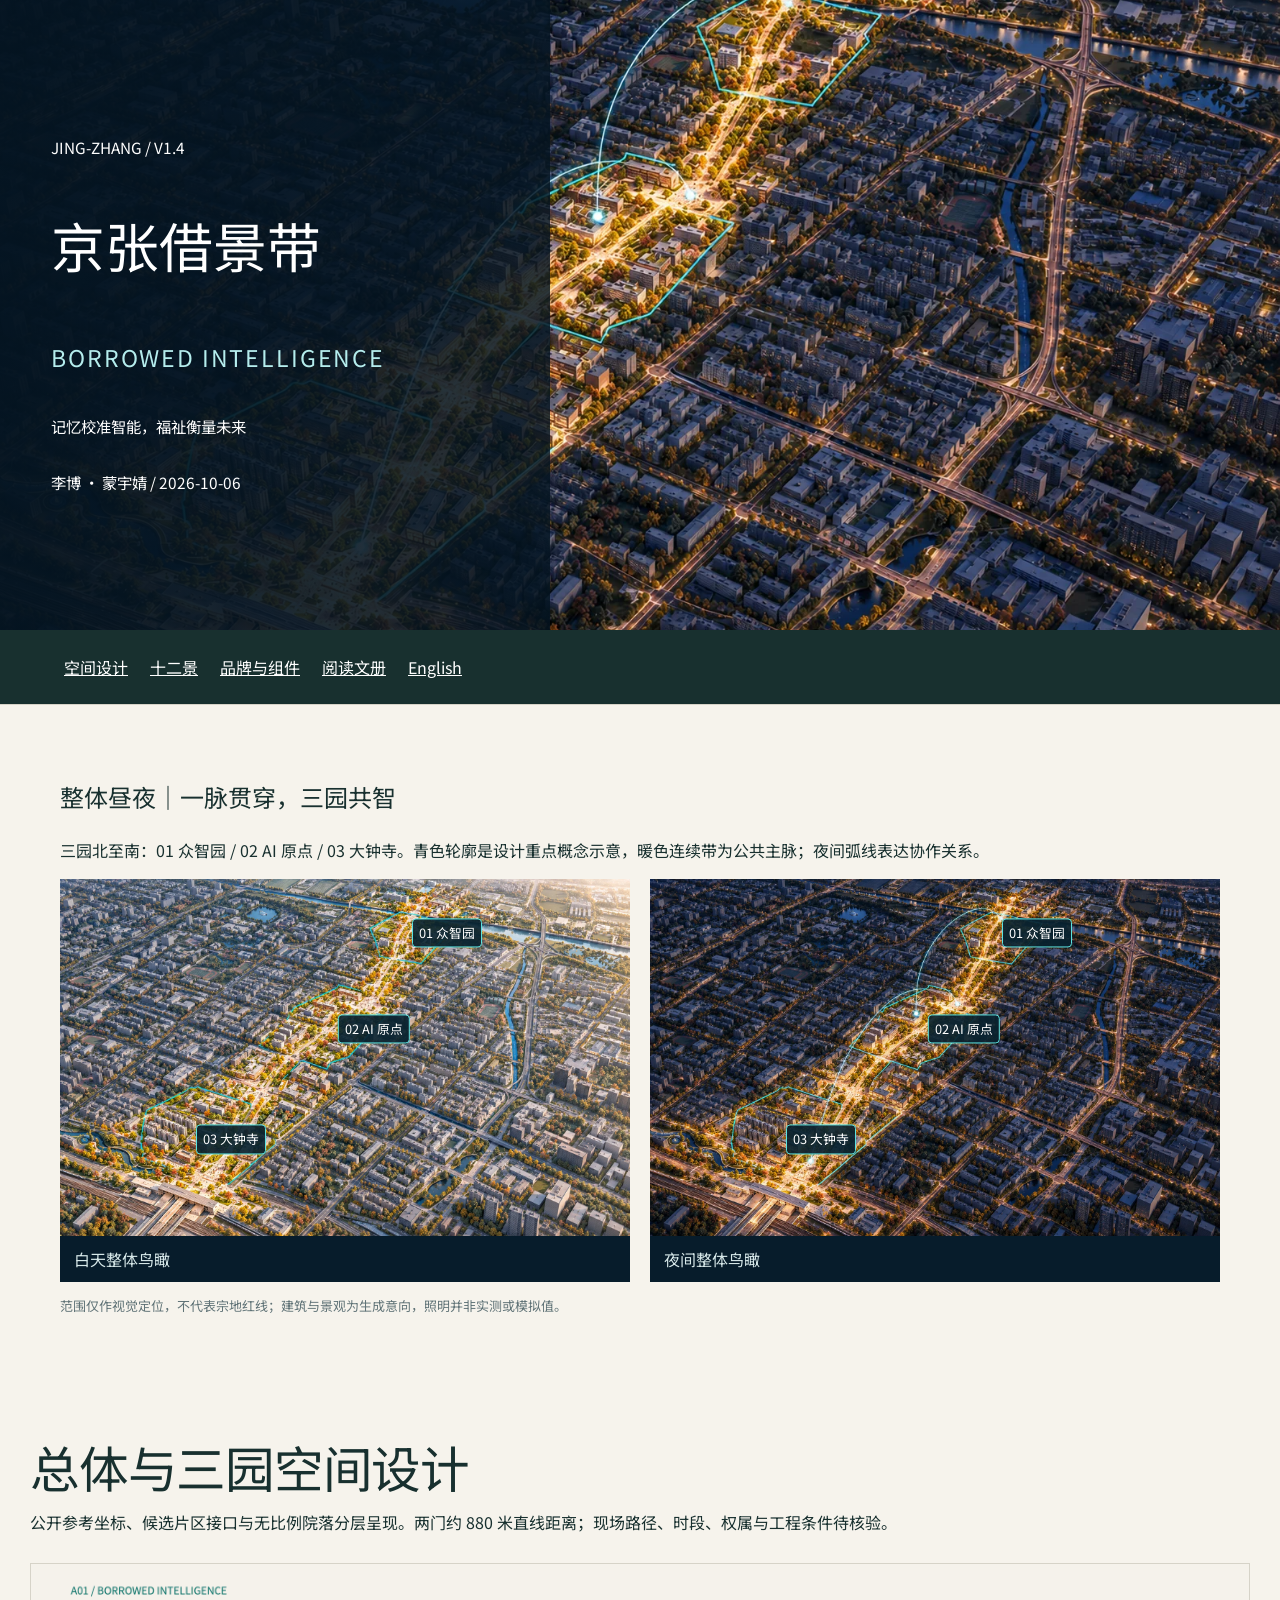
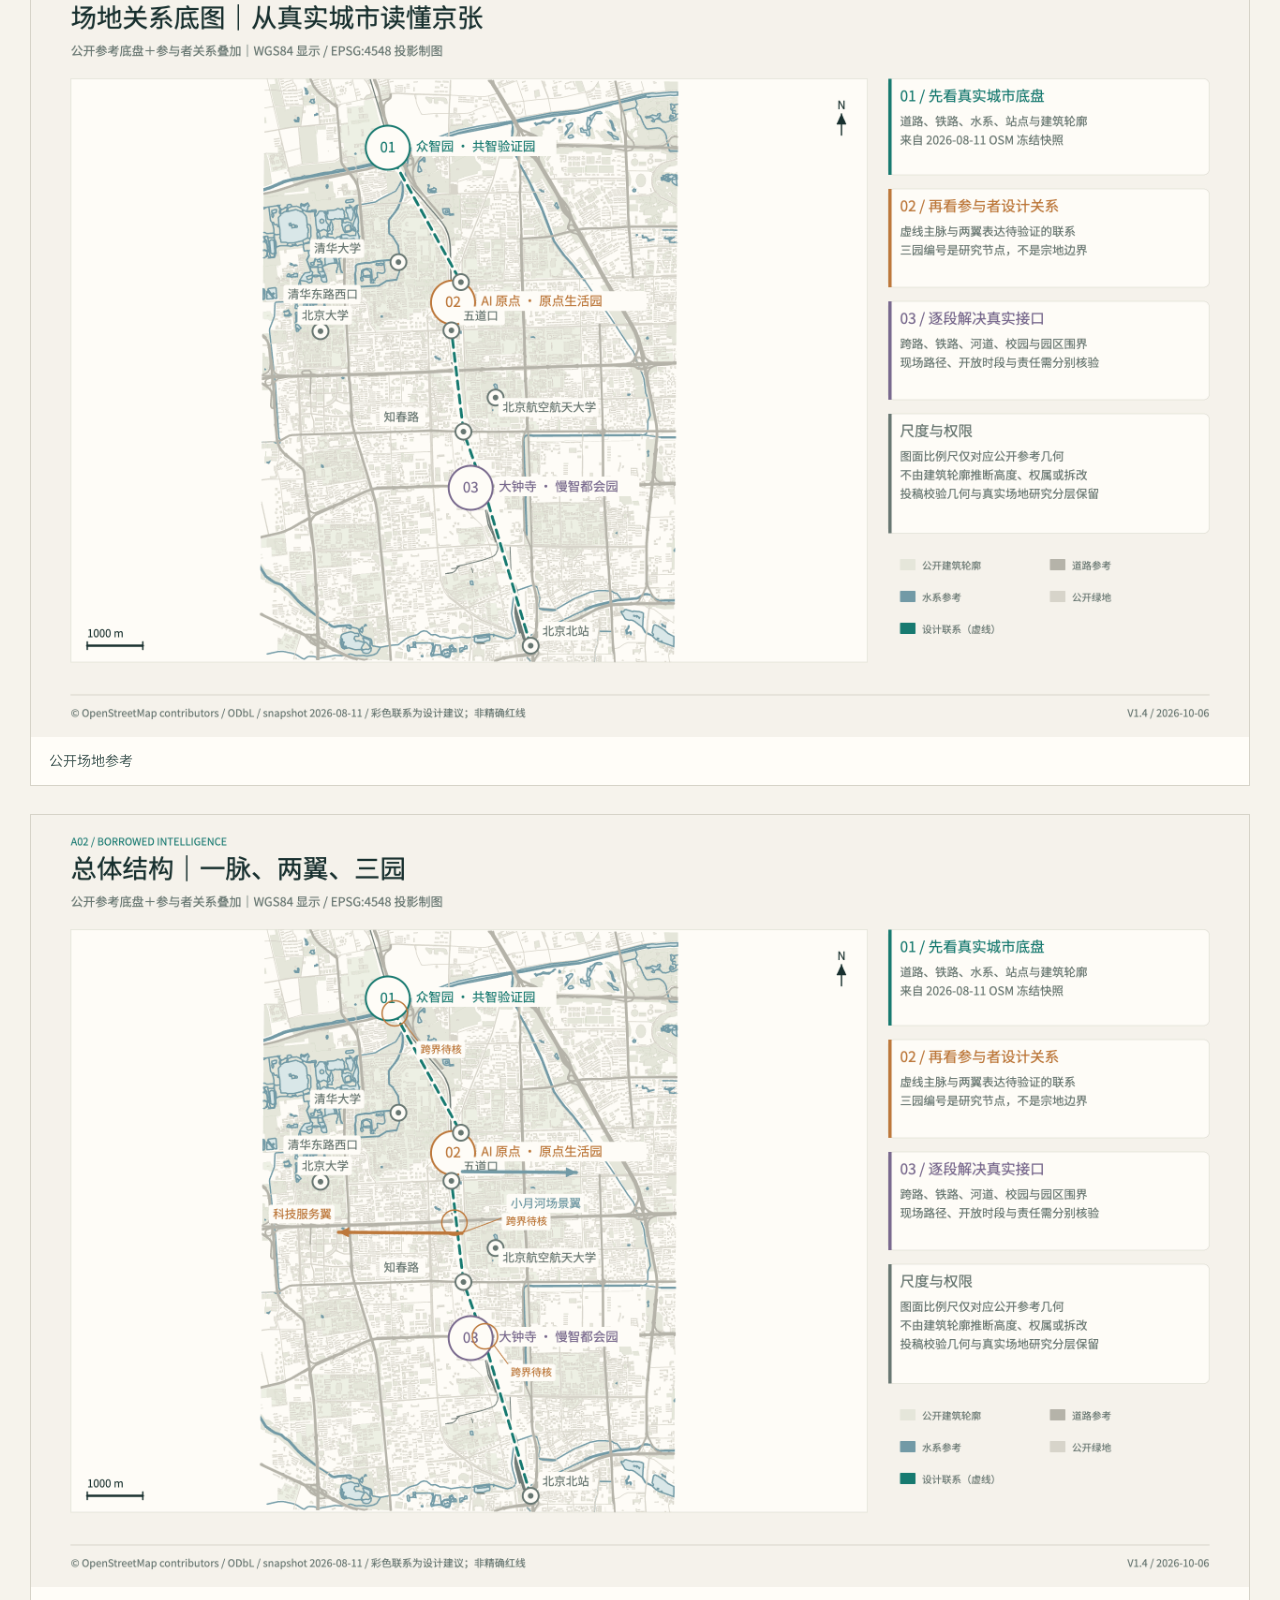
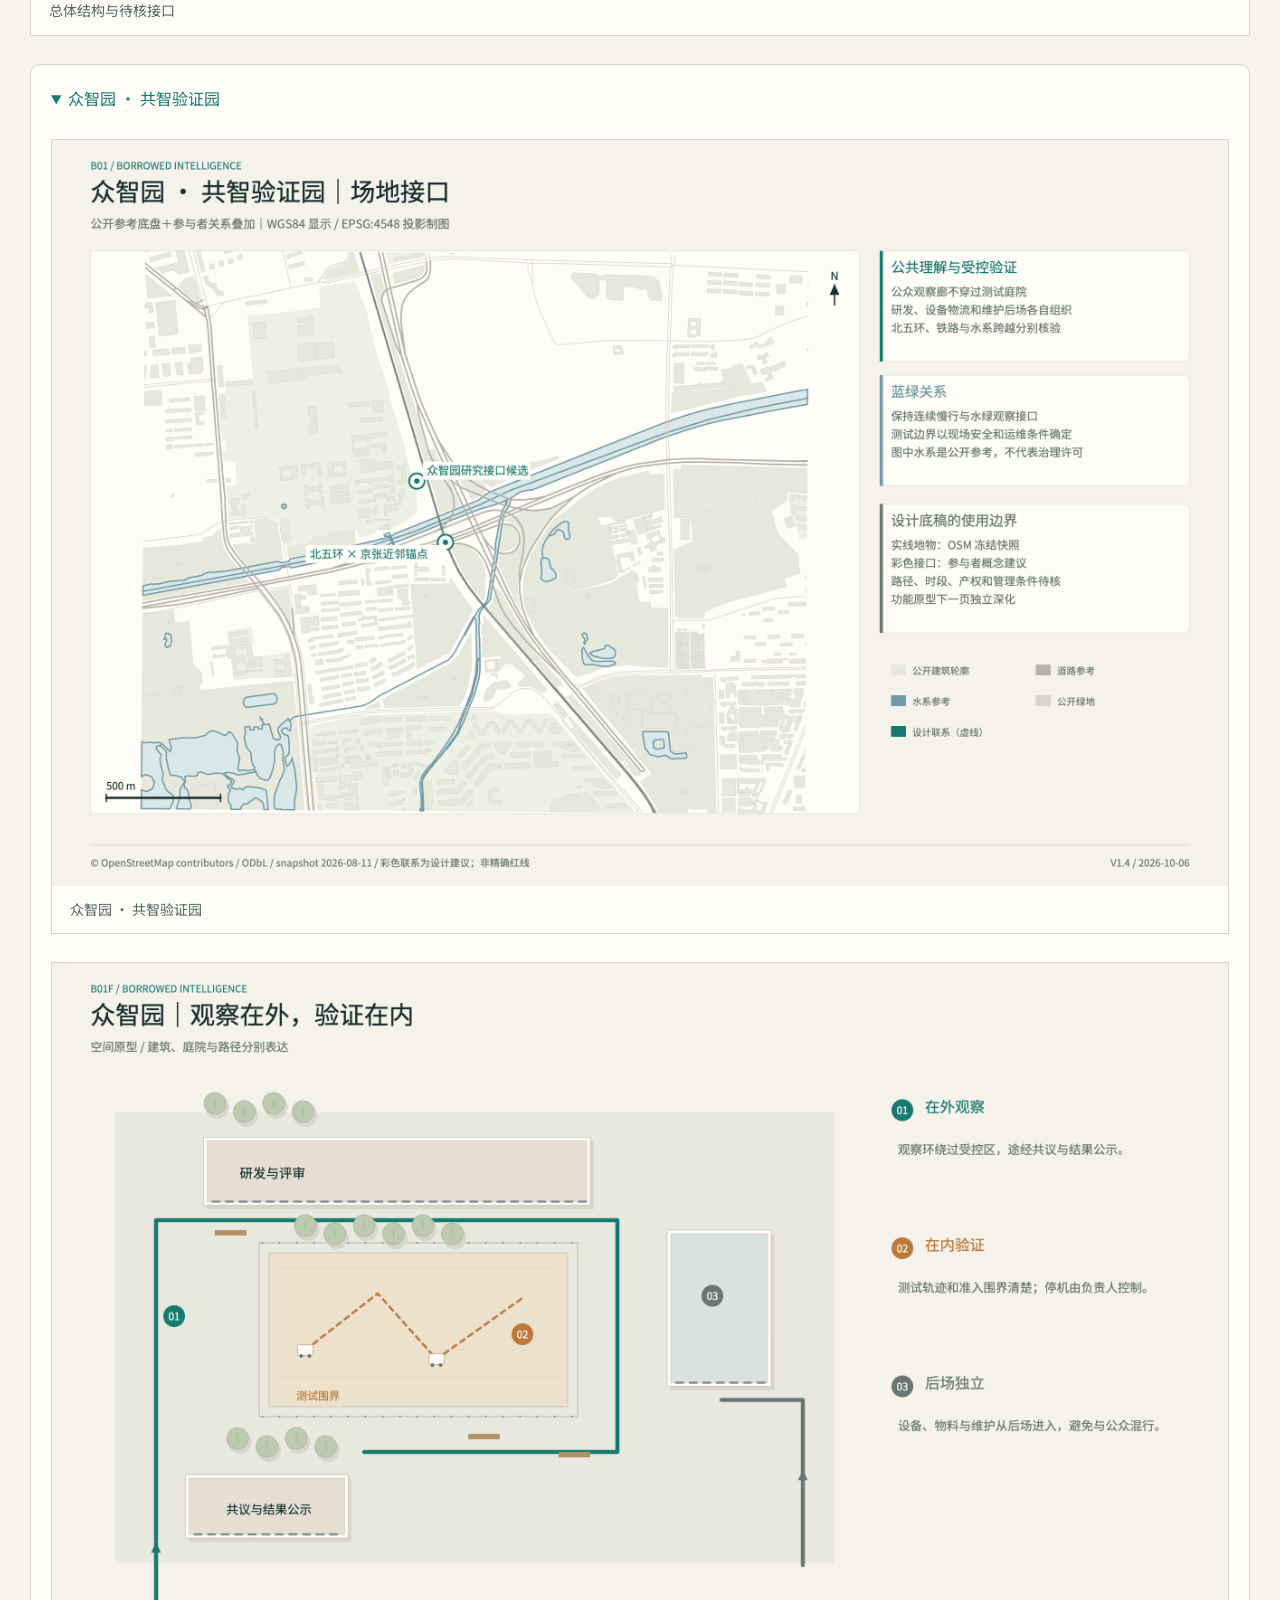
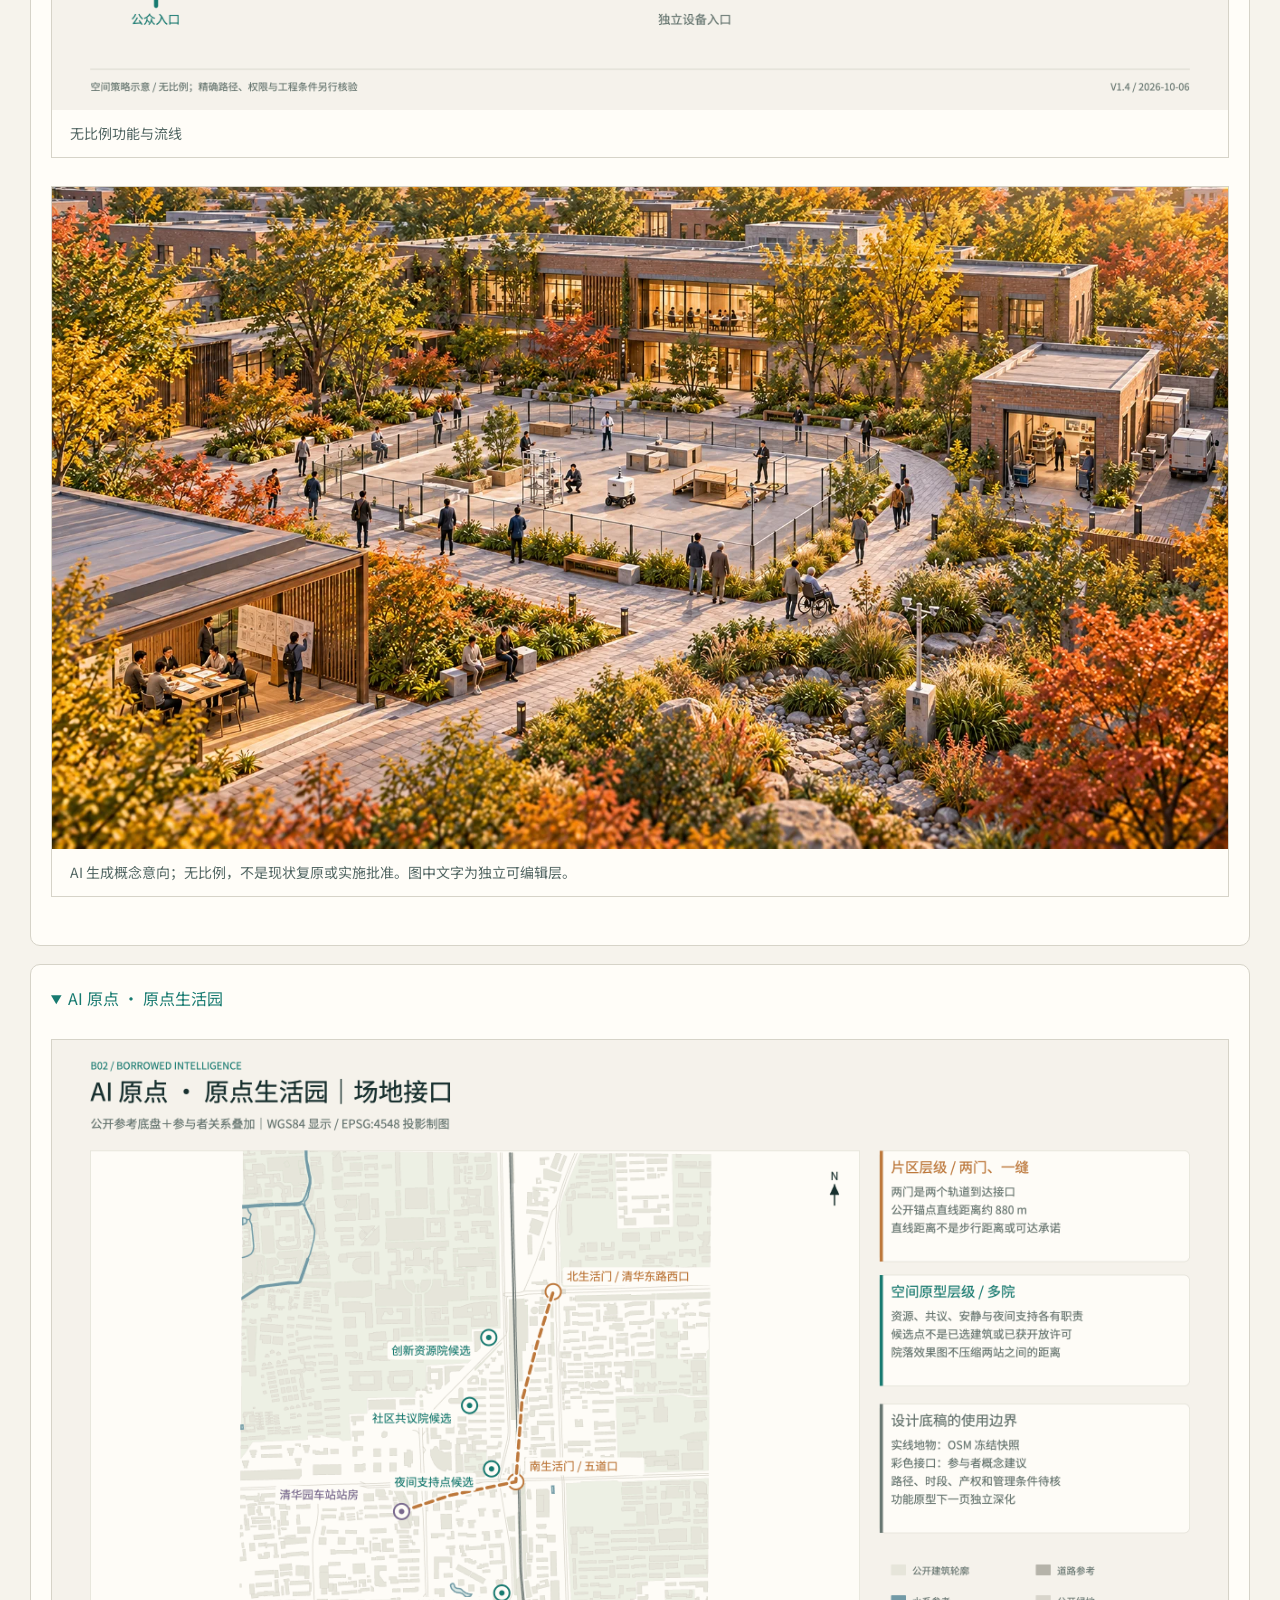
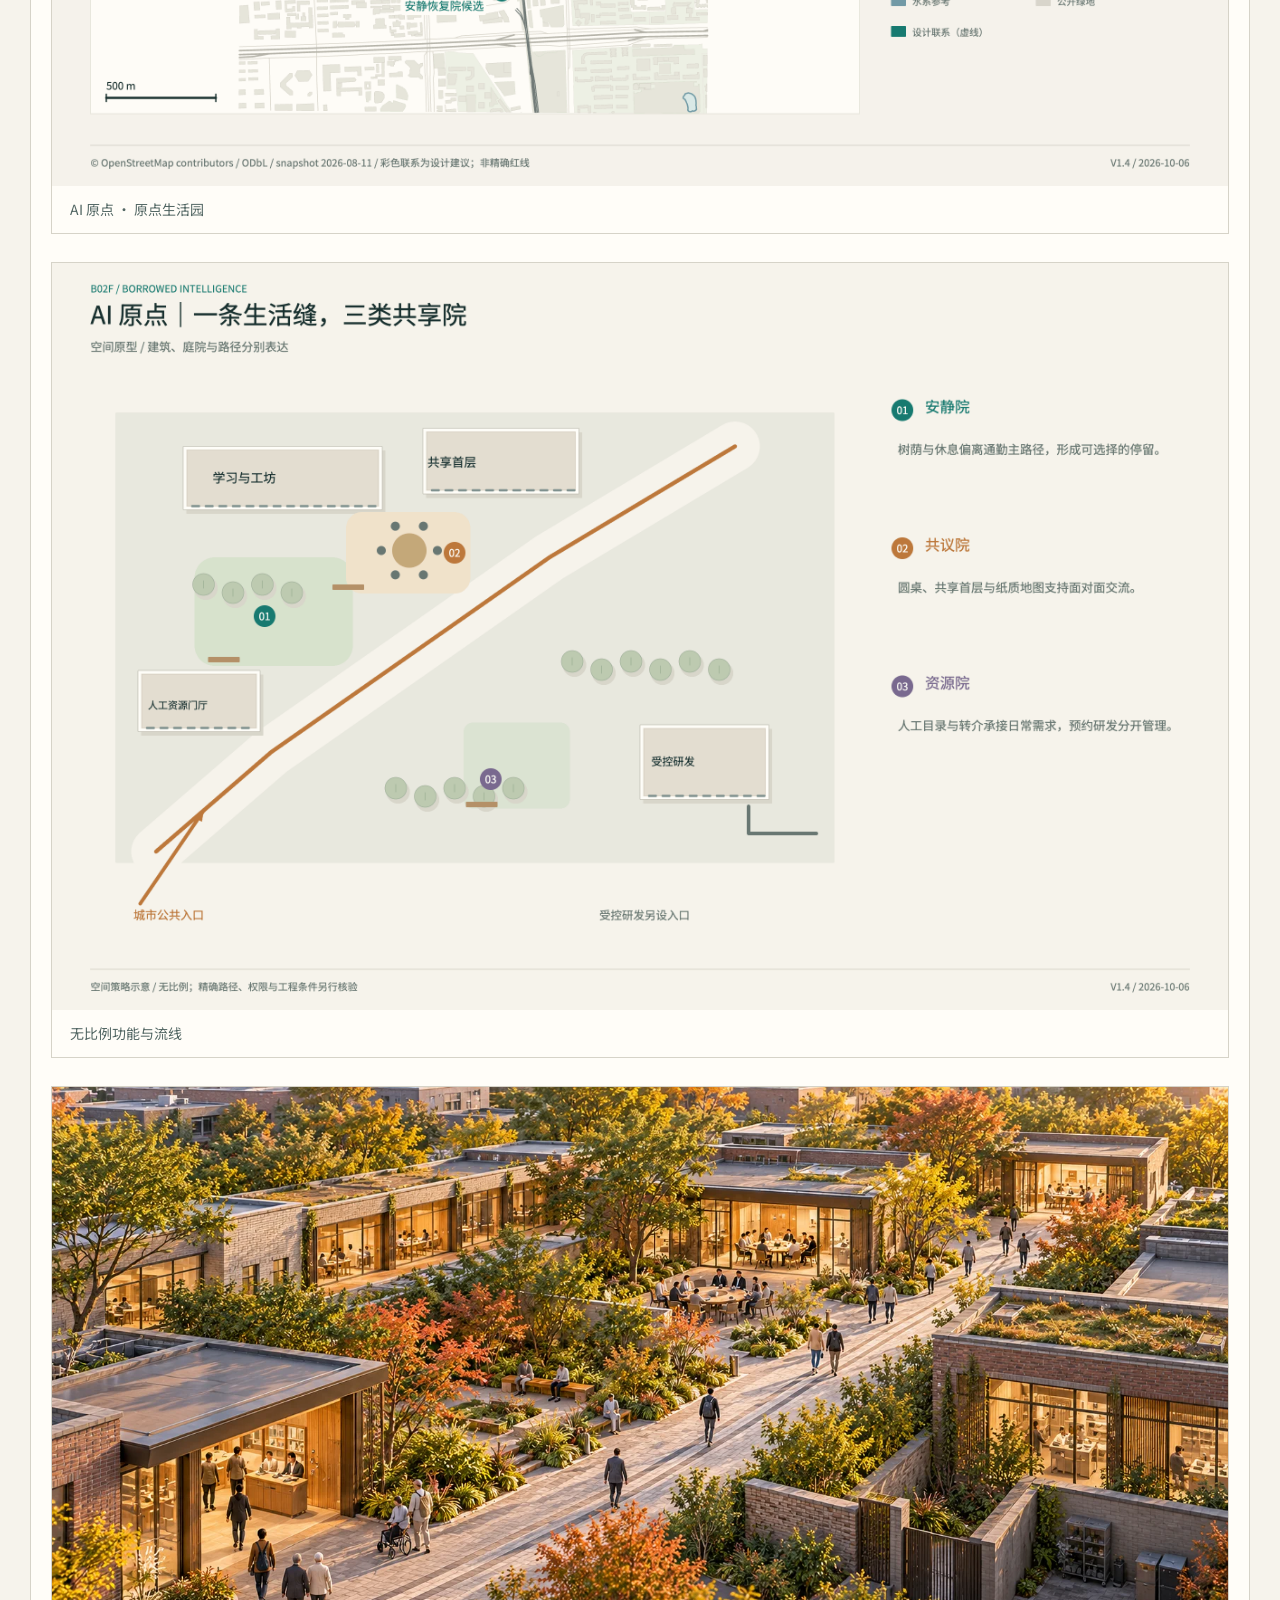
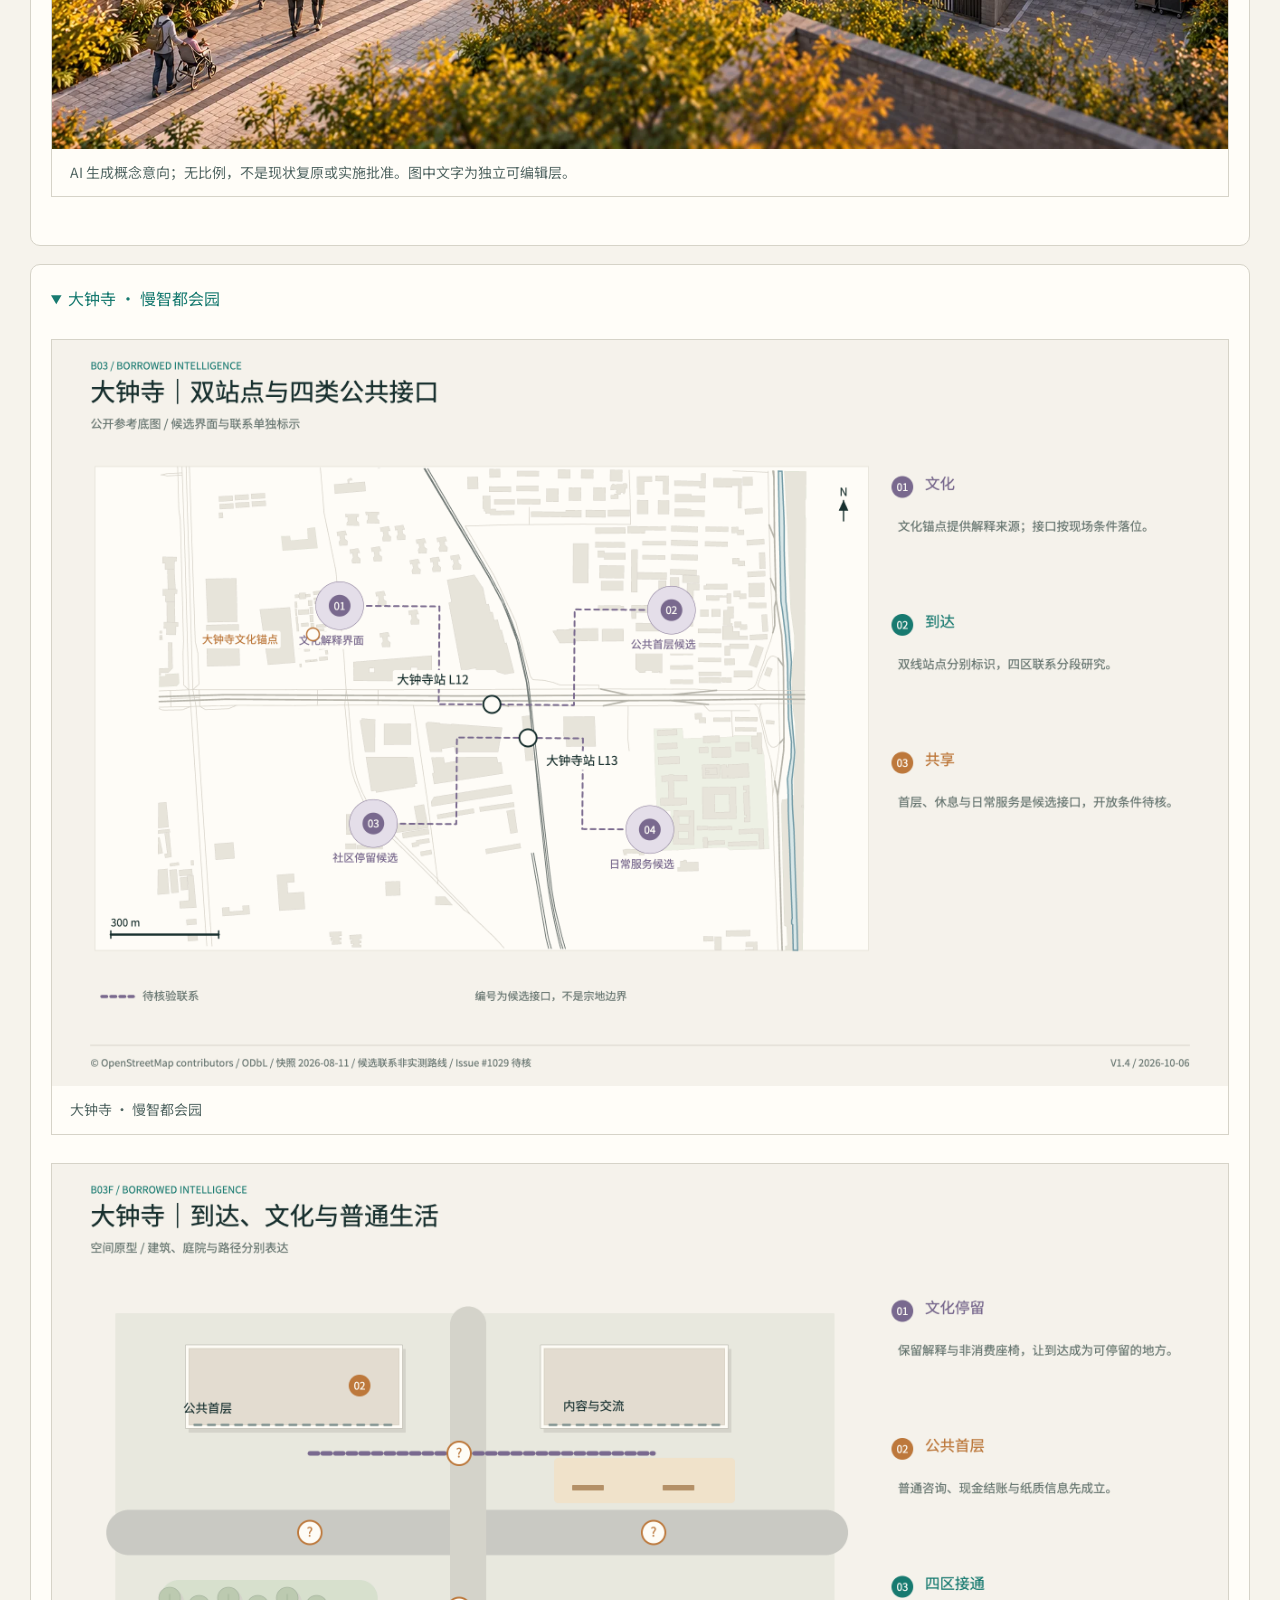
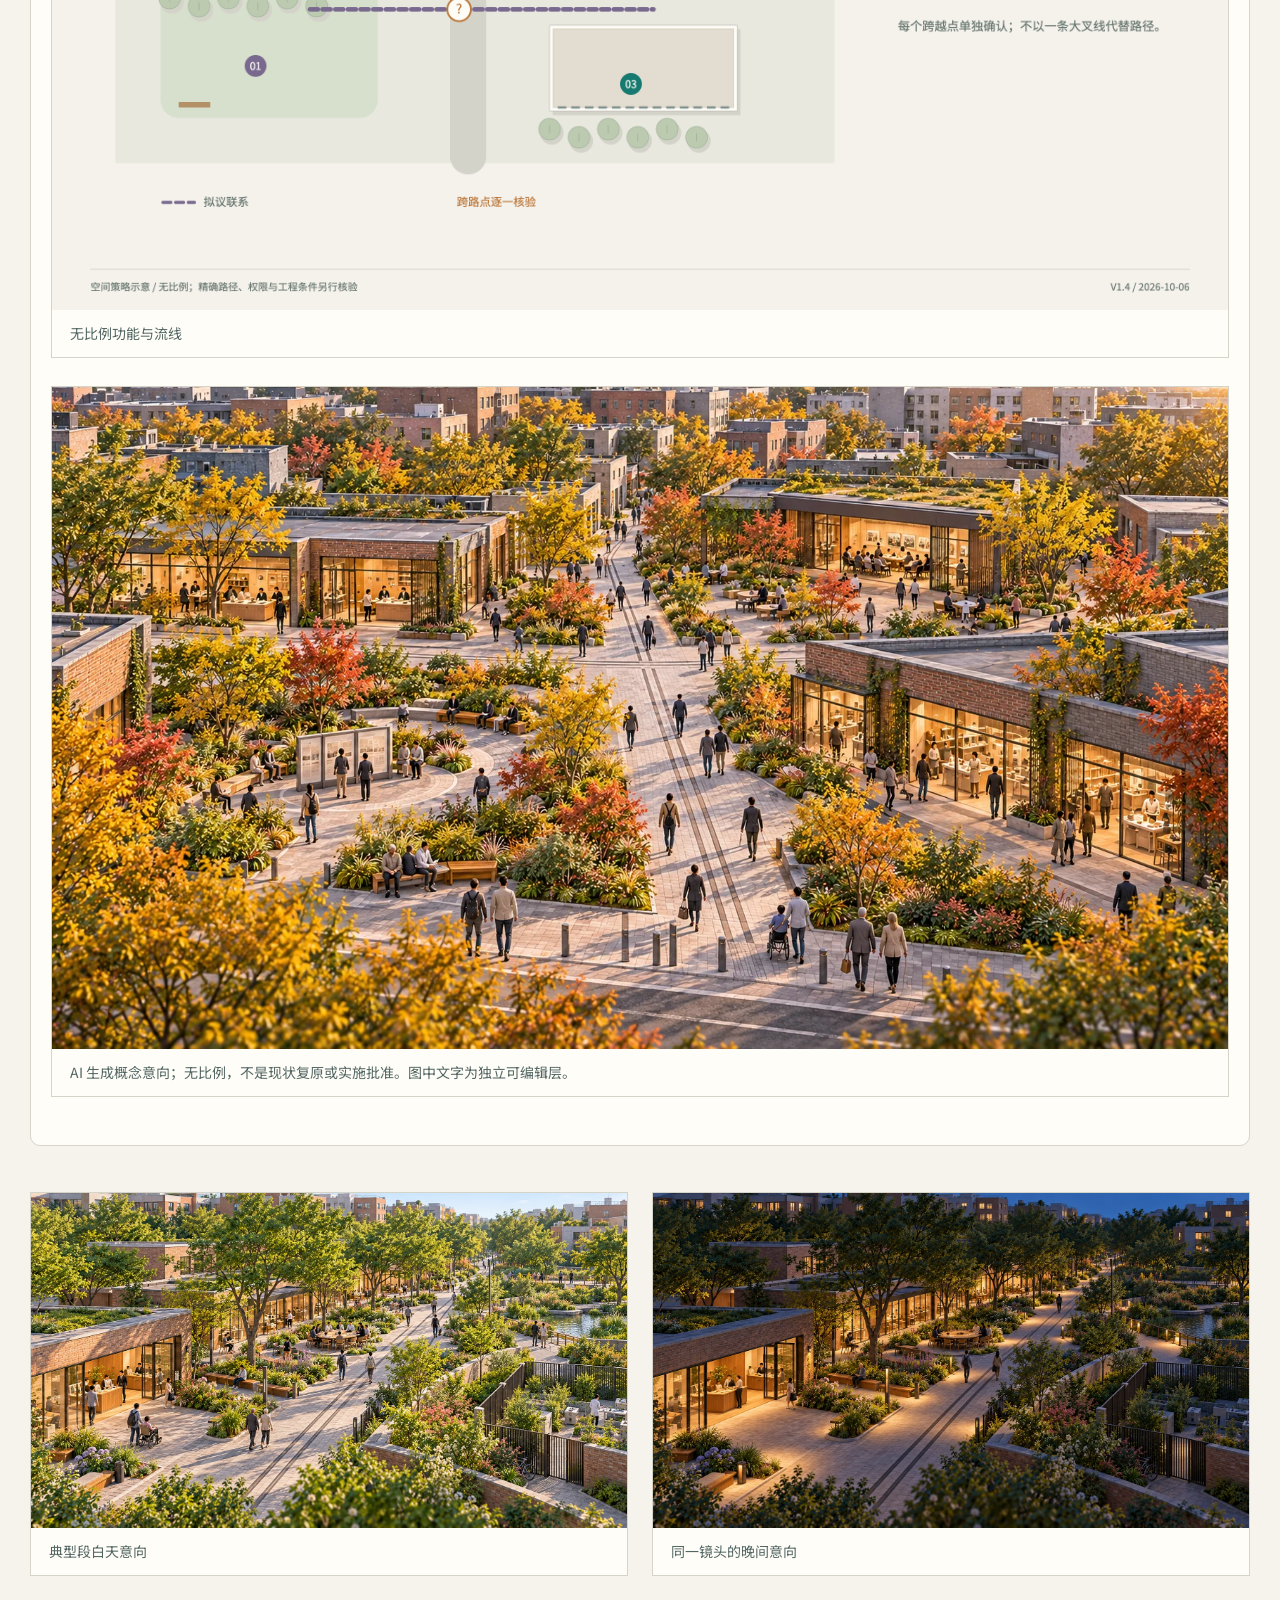
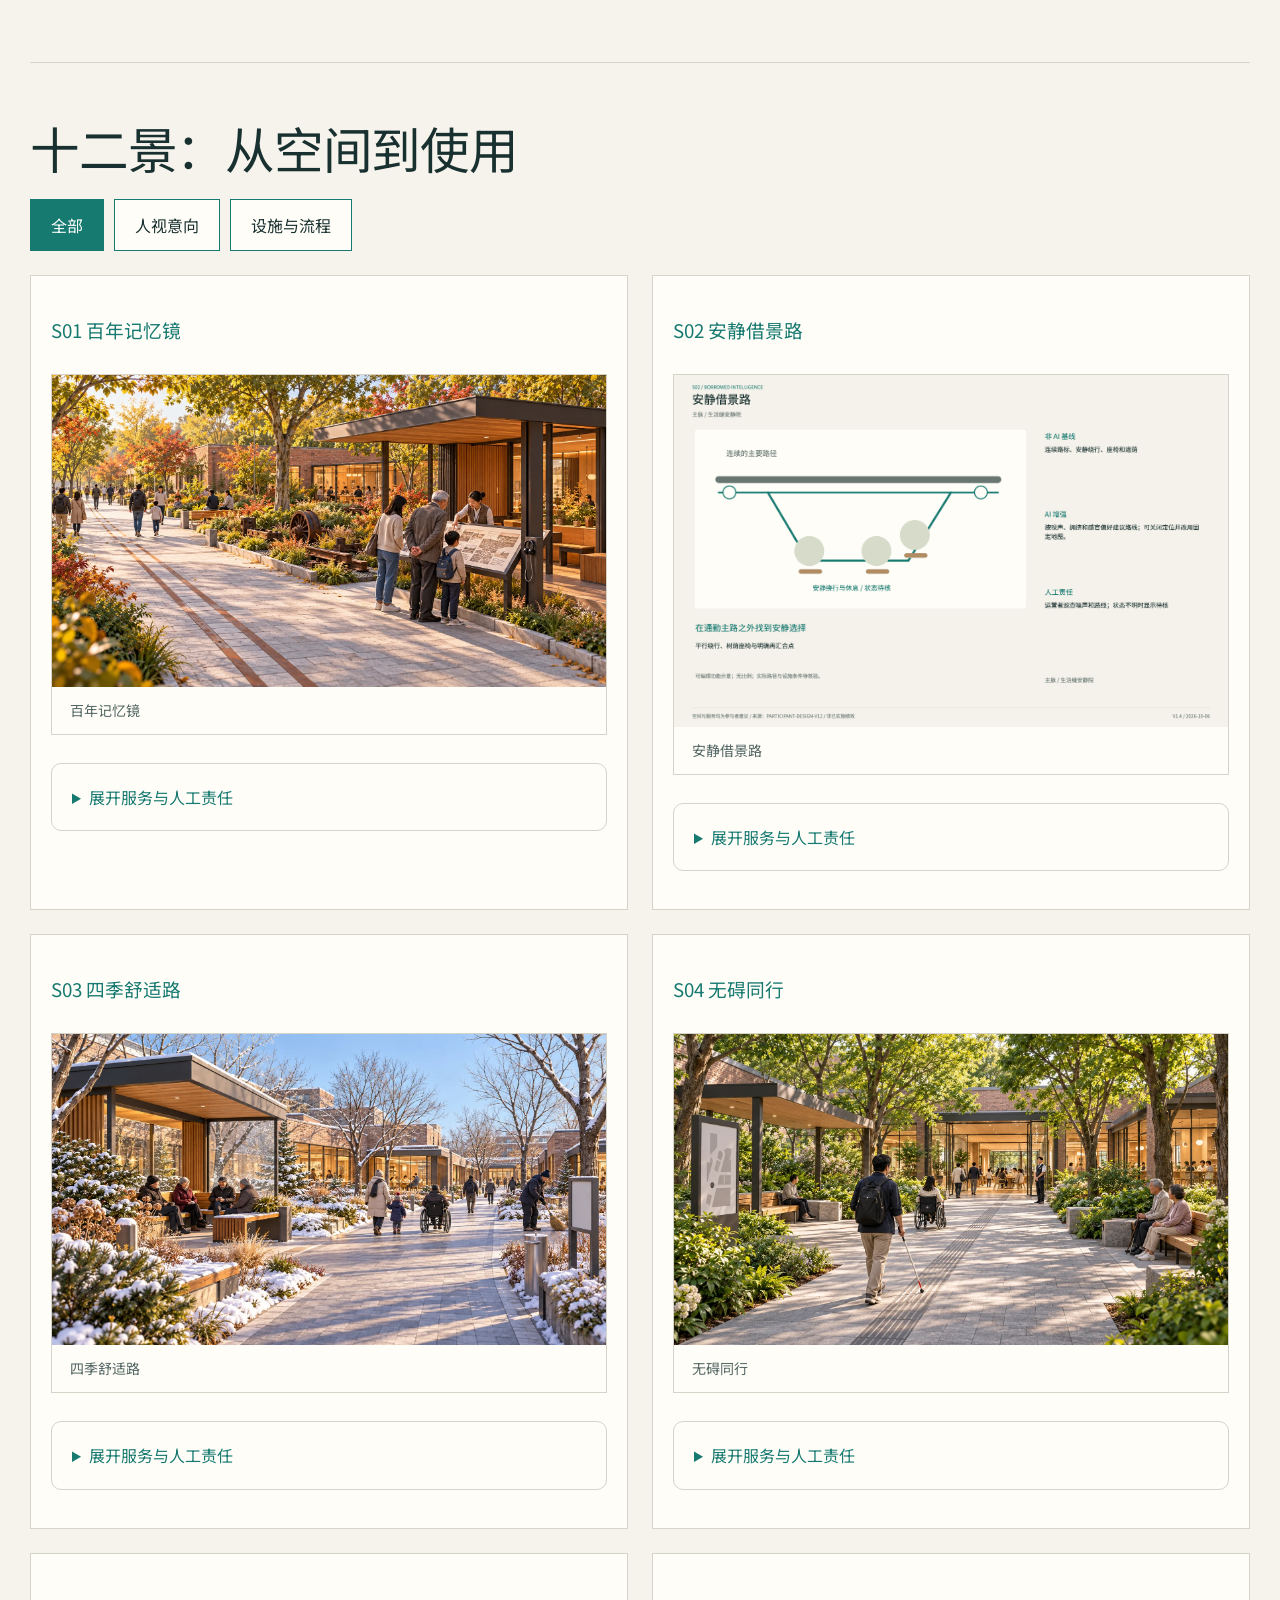
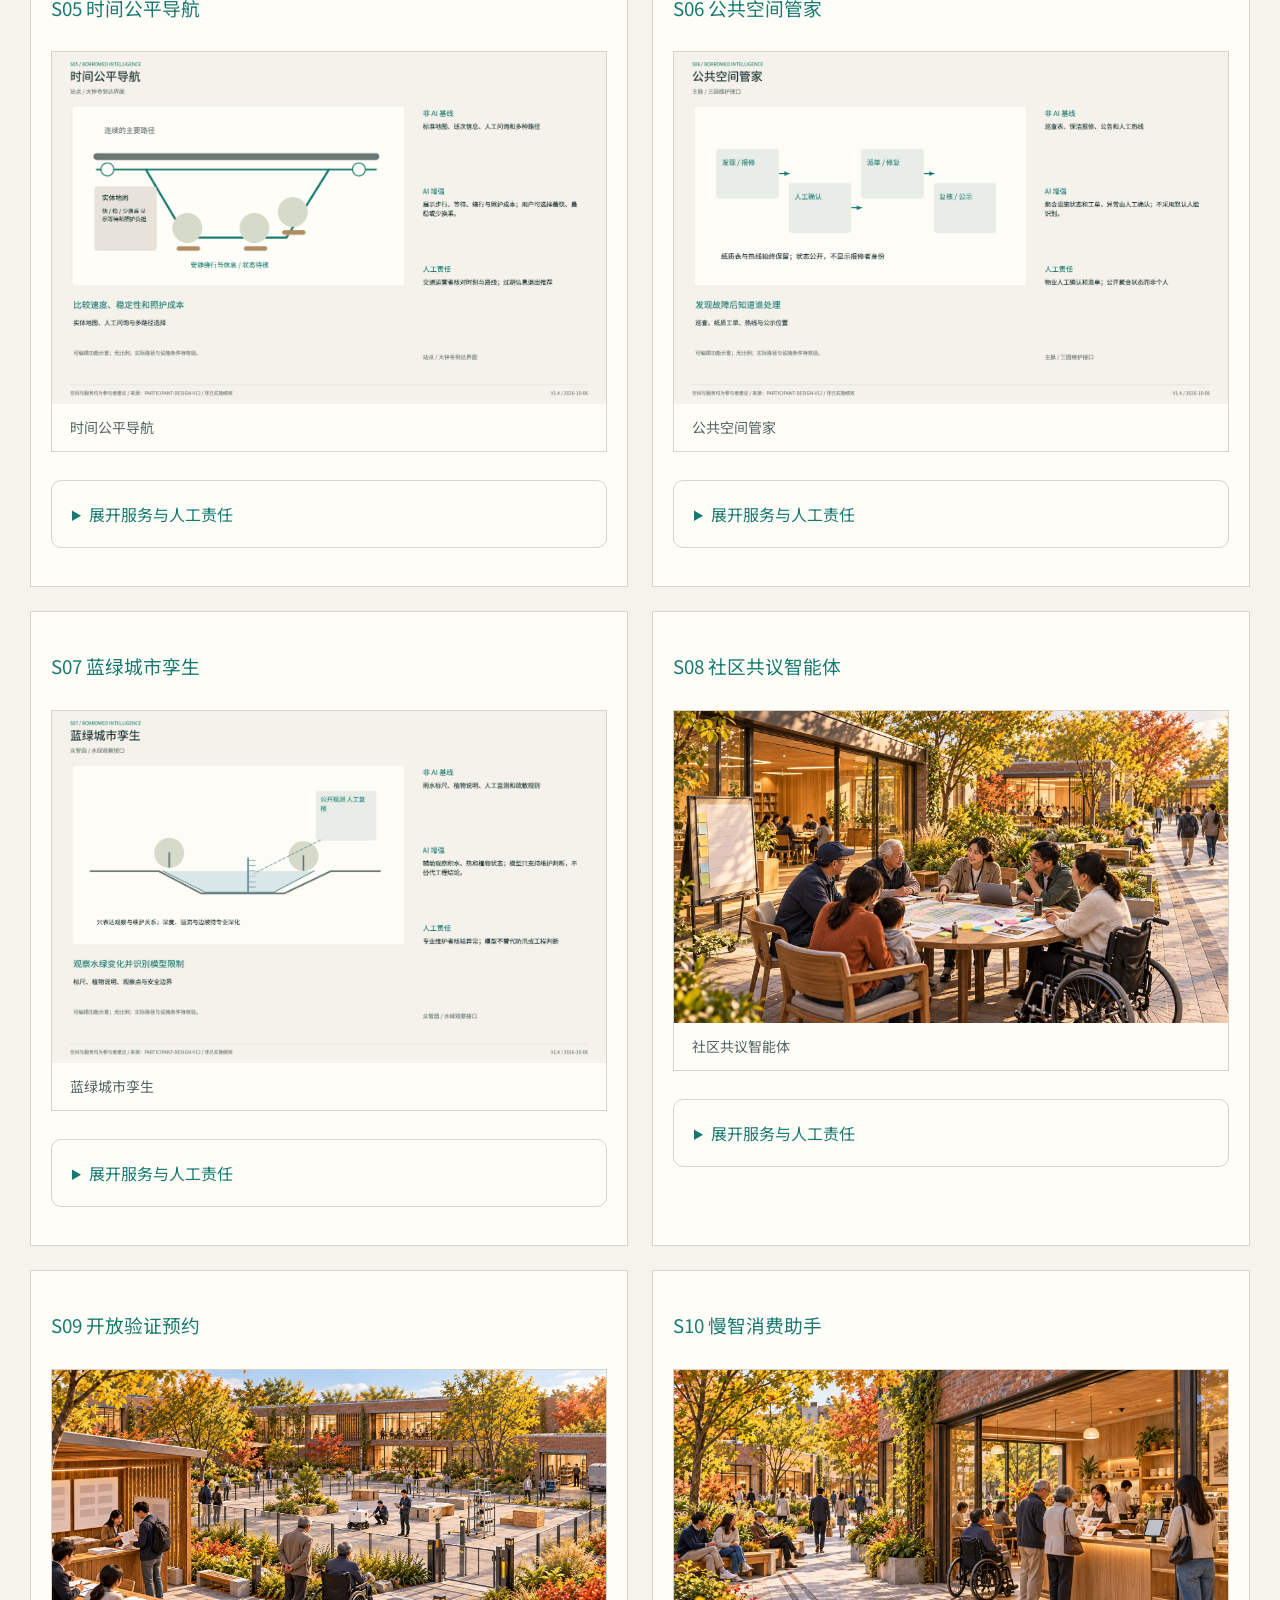
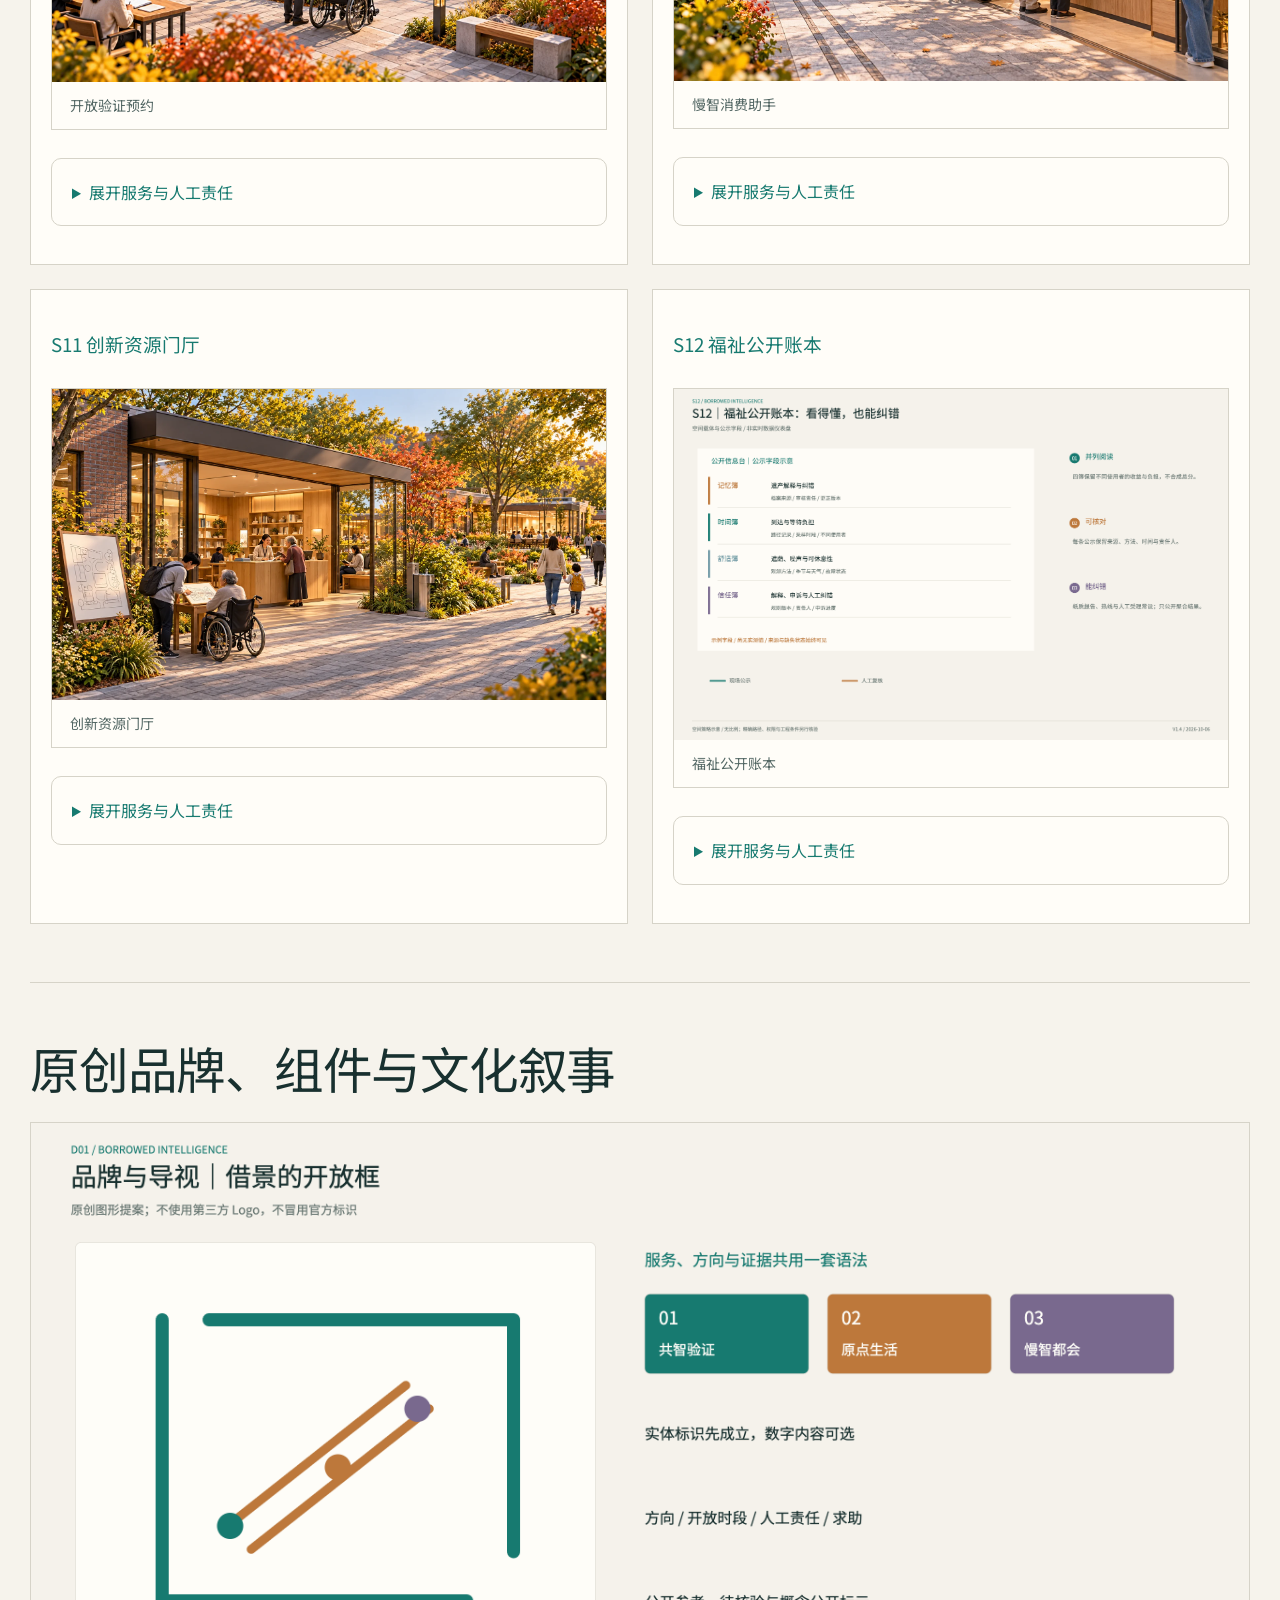
<file: submissions/xixi241225-crypto/jingzhang-borrowed-intelligence/visual/index.html>
<!doctype html>
<html lang="zh-CN">
<head><meta charset="utf-8"><meta name="viewport" content="width=device-width,initial-scale=1"><title>京张借景带 / BORROWED INTELLIGENCE｜Visual V1</title><style>
:root{--ink:#18302f;--muted:#667471;--paper:#f6f3ec;--card:#fffdf8;--line:#d6d3c8;--teal:#177a70;--orange:#c57b35;--violet:#7a6b91;--green:#6f8a62;--coral:#c96758;--dark:#172a2a;--soft:#ebe8df;--shadow:0 18px 46px rgba(31,49,47,.08)}
*{box-sizing:border-box}html{scroll-behavior:smooth}body{margin:0;background:var(--paper);color:var(--ink);font-family:-apple-system,BlinkMacSystemFont,"PingFang SC","Hiragino Sans GB","Microsoft YaHei",Arial,sans-serif;line-height:1.65}a{color:inherit}.skip{position:absolute;left:-9999px;top:auto}.skip:focus{left:16px;top:12px;background:#fff;padding:10px 14px;z-index:10}.wrap{width:min(1220px,calc(100% - 40px));margin:auto}.hero{padding:72px 0 54px;border-bottom:1px solid var(--line);background:linear-gradient(135deg,#f7f4ed 0%,#edf1e9 100%)}.kicker{color:var(--teal);letter-spacing:.16em;text-transform:uppercase;font-size:.78rem;font-weight:700}.hero h1{font-size:clamp(2.4rem,7vw,5.8rem);line-height:.98;letter-spacing:-.045em;max-width:1050px;margin:.35em 0 .22em}.lead{font-size:clamp(1.15rem,2.2vw,1.7rem);color:var(--teal);max-width:850px}.hero-grid{display:grid;grid-template-columns:1fr 340px;gap:40px;align-items:end}.status{border-left:4px solid var(--coral);padding:4px 0 4px 18px;color:var(--muted)}.status strong{color:var(--ink)}nav{position:sticky;top:0;z-index:4;background:rgba(246,243,236,.96);border-bottom:1px solid var(--line);backdrop-filter:blur(9px)}nav .wrap{display:flex;gap:18px;overflow:auto;padding:12px 0;font-size:.82rem;white-space:nowrap}main{padding:18px 0 80px}.section{padding:58px 0;border-bottom:1px solid var(--line)}.section-head{display:grid;grid-template-columns:130px 1fr;gap:22px;margin-bottom:28px}.num{font-size:.82rem;color:var(--teal);letter-spacing:.12em}.section h2{font-size:clamp(1.75rem,4vw,3.1rem);line-height:1.08;margin:0 0 12px;letter-spacing:-.025em}.section-intro{font-size:1.08rem;color:var(--muted);max-width:860px}.grid-3,.grid-4,.metrics,.status-grid{display:grid;gap:16px}.grid-3{grid-template-columns:repeat(3,1fr)}.grid-4{grid-template-columns:repeat(4,1fr)}.metrics{grid-template-columns:repeat(3,1fr)}.status-grid{grid-template-columns:1fr 1fr}.card,.metric,.notice{background:var(--card);border:1px solid var(--line);border-radius:14px;padding:22px}.card h3,.notice h3{margin:0 0 8px;font-size:1.08rem}.card p,.card li,.notice p,.notice li{color:#4d5c59;font-size:.94rem}.card ul,.notice ul{padding-left:1.2em;margin:.65em 0 0}.accent-teal{border-top:5px solid var(--teal)}.accent-orange{border-top:5px solid var(--orange)}.accent-violet{border-top:5px solid var(--violet)}.figure{margin:26px 0 0;background:var(--card);border:1px solid var(--line);border-radius:16px;overflow:hidden;box-shadow:var(--shadow)}.figure img{display:block;width:100%;height:auto}.figure figcaption{padding:13px 18px;color:var(--muted);font-size:.88rem;border-top:1px solid var(--line)}.metric{position:relative;overflow:hidden}.metric::before{content:"";position:absolute;left:0;top:0;bottom:0;width:5px;background:var(--teal)}.metric:nth-child(2)::before{background:var(--green)}.metric:nth-child(3)::before{background:var(--orange)}.metric .name{font-family:ui-monospace,SFMono-Regular,Menlo,monospace;color:var(--muted);font-size:.78rem}.metric strong{display:block;font-size:clamp(1.75rem,3vw,2.8rem);line-height:1.15;margin:.25em 0;font-variant-numeric:tabular-nums}.metric small{display:block;color:var(--muted)}.tag{display:inline-block;padding:4px 8px;border:1px solid currentColor;border-radius:999px;font-size:.72rem;font-weight:700;letter-spacing:.04em;margin:3px 4px 3px 0}.verify{color:var(--coral)}.provisional{color:var(--violet)}.unknown{color:#6f7472}.sequence{display:flex;align-items:stretch;gap:8px;flex-wrap:wrap;margin-top:14px}.step{flex:1 1 150px;background:var(--soft);border-radius:10px;padding:14px;font-size:.88rem}.scene-grid{display:grid;grid-template-columns:repeat(4,1fr);gap:10px}.scene{background:var(--card);border:1px solid var(--line);padding:14px;border-radius:10px}.scene b{display:block;color:var(--teal);font-size:.8rem}.scene span{font-size:.9rem}.risk{border-color:#dfa89f;background:#fff4f1}.dual{display:grid;grid-template-columns:1fr 56px 1fr;gap:14px;align-items:center}.neq{text-align:center;font-size:2rem;color:var(--coral)}.flow{display:grid;grid-template-columns:repeat(7,1fr);gap:7px}.flow div{padding:14px 8px;background:var(--dark);color:#fff;border-radius:9px;text-align:center;font-size:.8rem}.footer{padding:28px 0;color:var(--muted);font-size:.8rem}.source{font-family:ui-monospace,SFMono-Regular,Menlo,monospace;font-size:.78rem;color:var(--muted);margin-top:18px}.language{display:inline-block;margin-top:14px;color:var(--teal);font-weight:700}.lowtech{display:flex;gap:12px;align-items:stretch}.lowtech>div{flex:1;border-radius:12px;padding:18px}.baseline{background:#ece9df}.enhance{background:#dcebe6}.plus{align-self:center;font-size:1.8rem;color:var(--teal)}
.credits{display:grid;gap:5px;margin:24px 0 0;padding:16px 18px;border:1px solid var(--line);border-radius:12px;background:rgba(255,253,248,.72);font-size:.86rem}.credits div{display:grid;grid-template-columns:128px 1fr;gap:12px}.credits dt{color:var(--muted)}.credits dd{margin:0;font-weight:600}.credit-line{margin:12px 0 0;padding:0;border:0;background:none;color:var(--ink)}
@media(max-width:900px){.hero-grid,.section-head,.dual{grid-template-columns:1fr}.neq{transform:rotate(90deg)}.grid-3,.metrics{grid-template-columns:1fr}.grid-4,.scene-grid{grid-template-columns:repeat(2,1fr)}.flow{grid-template-columns:1fr}.status-grid{grid-template-columns:1fr}}
@media(max-width:560px){.wrap{width:min(100% - 24px,1220px)}.hero{padding:48px 0 36px}.grid-4,.scene-grid{grid-template-columns:1fr}.lowtech{flex-direction:column}.plus{text-align:center}.section{padding:42px 0}.credits div{grid-template-columns:1fr}.credits dt{font-size:.76rem}}
@media(prefers-reduced-motion:reduce){html{scroll-behavior:auto}}
</style><link rel="stylesheet" href="../visual/assets/reading-font.css"><style>html,body,button,input,select,textarea,table,summary,h1,h2,h3,h4,p,li,td,th,sup{font-family:"Jingzhang Reading","Noto Sans CJK SC","PingFang SC","Microsoft YaHei",sans-serif!important}details{margin:18px 0;padding:20px;border:1px solid #d6d3c8;border-radius:10px;background:#fffdf8}summary{cursor:pointer;color:#177a70;font-weight:600}.element-controls{display:flex;gap:8px;flex-wrap:wrap;margin:20px 0}.element-controls button{padding:10px 15px;background:#fffdf8;color:#18302f;border:1px solid #177a70;border-radius:7px;cursor:pointer}.element-controls button[aria-pressed=true]{background:#177a70;color:white}.element-controls button:focus-visible,summary:focus-visible{outline:3px solid #c57b35;outline-offset:4px}#ecosystem-canvas{display:block;max-width:100%;height:auto;width:100%;background:#fffdf8;border:1px solid #d6d3c8}.table-scroll{overflow-x:auto}table{border-collapse:collapse;width:100%;font-size:.9rem}td,th{border:1px solid #d6d3c8;padding:12px;vertical-align:top;line-height:1.6}th{text-align:left;background:#e8eee9}.table-scroll table{min-width:880px}#element-description{min-height:5em;padding:15px;background:#e8eee9}</style><style>.v12hero{position:relative;background:#18302f;color:#fff;max-width:1600px;margin:0 auto}.v12hero>img{display:block;width:100%;height:70vh;min-height:420px;object-fit:cover}.v12hero>div{position:absolute;bottom:0;left:0;right:0;padding:35px 5%;background:linear-gradient(transparent,rgba(15,30,29,.92))}.v12hero h1{font-size:clamp(26px,4vw,52px);max-width:1100px;color:white}.v12hero p{max-width:950px}.v12nav{display:flex;gap:22px;flex-wrap:wrap;padding:24px 5%;background:#18302f}.v12nav a{color:white}.v12fig{margin:28px 0;background:#fffdf8;border:1px solid #d6d3c8}.v12fig img{width:100%;height:auto;display:block}.v12fig figcaption{padding:12px 18px;color:#526663;font-size:14px}.v12pair,.v12scenegrid{display:grid;grid-template-columns:1fr 1fr;gap:24px}.v12scene{border:1px solid #d6d3c8;padding:20px;background:#fffdf8;min-width:0}.v12scene h3{color:#177a70}.v12filters{display:flex;gap:10px;flex-wrap:wrap;margin:24px 0}.v12filters button{font:inherit;padding:12px 20px;border:1px solid #177a70;color:#18302f;background:#fffdf8;cursor:pointer}.v12filters button[aria-pressed=true]{background:#177a70;color:white}.v12scene[hidden]{display:none}button:focus-visible,a:focus-visible,summary:focus-visible{outline:3px solid #bd783b;outline-offset:4px}details summary{cursor:pointer}@media(max-width:760px){.v12pair,.v12scenegrid{grid-template-columns:1fr}.v12hero>img{height:70vh}.v12hero>div{padding:24px 5%}.v12nav{gap:14px}.v12scene{padding:12px}}</style><style>.v14overview{max-width:1200px;margin:32px auto;padding:20px}.v14pair{display:grid;grid-template-columns:1fr 1fr;gap:20px}.v14pair figure{margin:0;min-width:0;background:#071c2b;color:#d7e8e9}.v14aerial{position:relative}.v14aerial img{display:block;width:100%;height:auto}.v14aerial span{position:absolute;transform:translate(-10%,-50%);background:#082330e8;color:white;border:1px solid #5ce2df;border-radius:4px;padding:3px 6px;font-size:clamp(9px,1vw,13px);white-space:nowrap}.v14pair figcaption{padding:10px 14px}.v14note{font-size:13px;color:#607377}.v12hero>div{top:0;right:auto;width:43%;bottom:0;display:flex;flex-direction:column;justify-content:center;background:linear-gradient(90deg,rgba(4,20,33,.97),rgba(4,20,33,.84));padding:32px 4%}.v12hero h1{font-size:clamp(28px,4.2vw,64px);line-height:1.25}.v12hero .v14english{font-size:clamp(14px,1.8vw,26px);color:#b5eded;letter-spacing:.08em}.v12hero p{font-size:clamp(12px,1.2vw,17px)}@media(max-width:760px){.v14pair{grid-template-columns:1fr}.v12hero>div{width:70%;padding:24px 6%}.v12hero h1{font-size:34px}.v12hero>img{min-height:520px;object-position:55%}.v14aerial span{font-size:11px}}</style></head>
<body><div class="v12hero"><img src="../assets/media/overall-night.webp" alt="夜间整体鸟瞰"><div><p>JING-ZHANG / V1.4</p><h1>京张借景带</h1><p class="v14english">BORROWED INTELLIGENCE</p><p>记忆校准智能，福祉衡量未来</p><p>李博 · 蒙宇婧 / 2026-10-06</p></div></div><nav class="v12nav"><a href="#v12-spatial">空间设计</a><a href="#v12-scenes">十二景</a><a href="#v12-vocabulary">品牌与组件</a><a href="../drawings/a3-booklet.pdf">阅读文册</a><a href="index.en.html">English</a></nav><section class="v14overview"><h2>整体昼夜｜一脉贯穿，三园共智</h2><p>三园北至南：01 众智园 / 02 AI 原点 / 03 大钟寺。青色轮廓是设计重点概念示意，暖色连续带为公共主脉；夜间弧线表达协作关系。</p><div class="v14pair"><figure><div class="v14aerial"><img src="../assets/media/overall-day.webp" alt="白天整体鸟瞰"><span style="top:15%;left:63%">01 众智园</span><span style="top:42%;left:50%">02 AI 原点</span><span style="top:73%;left:25%">03 大钟寺</span></div><figcaption>白天整体鸟瞰</figcaption></figure><figure><div class="v14aerial"><img src="../assets/media/overall-night.webp" alt="夜间整体鸟瞰"><span style="top:15%;left:63%">01 众智园</span><span style="top:42%;left:50%">02 AI 原点</span><span style="top:73%;left:25%">03 大钟寺</span></div><figcaption>夜间整体鸟瞰</figcaption></figure></div><p class="v14note">范围仅作视觉定位，不代表宗地红线；建筑与景观为生成意向，照明并非实测或模拟值。</p></section><section class="section wrap" id="v12-spatial"><h2>总体与三园空间设计</h2><p>公开参考坐标、候选片区接口与无比例院落分层呈现。两门约 880 米直线距离；现场路径、时段、权属与工程条件待核验。</p><figure class="v12fig"><img loading="lazy" src="../assets/figures/site-context.png" alt="公开场地参考"><figcaption>公开场地参考</figcaption></figure><figure class="v12fig"><img loading="lazy" src="../assets/figures/overall-structure.png" alt="总体结构与待核接口"><figcaption>总体结构与待核接口</figcaption></figure><details open><summary>众智园 · 共智验证园</summary><figure class="v12fig"><img loading="lazy" src="../assets/figures/zzy-context.png" alt="众智园 · 共智验证园"><figcaption>众智园 · 共智验证园</figcaption></figure><figure class="v12fig"><img loading="lazy" src="../assets/figures/zzy-prototype.png" alt="无比例功能与流线"><figcaption>无比例功能与流线</figcaption></figure><figure class="v12fig"><img loading="lazy" src="../assets/media/zzy-aerial.webp" alt="众智园 · 共智验证园"><figcaption>AI 生成概念意向；无比例，不是现状复原或实施批准。图中文字为独立可编辑层。</figcaption></figure></details><details open><summary>AI 原点 · 原点生活园</summary><figure class="v12fig"><img loading="lazy" src="../assets/figures/aio-context.png" alt="AI 原点 · 原点生活园"><figcaption>AI 原点 · 原点生活园</figcaption></figure><figure class="v12fig"><img loading="lazy" src="../assets/figures/aio-prototype.png" alt="无比例功能与流线"><figcaption>无比例功能与流线</figcaption></figure><figure class="v12fig"><img loading="lazy" src="../assets/media/aio-aerial.webp" alt="AI 原点 · 原点生活园"><figcaption>AI 生成概念意向；无比例，不是现状复原或实施批准。图中文字为独立可编辑层。</figcaption></figure></details><details open><summary>大钟寺 · 慢智都会园</summary><figure class="v12fig"><img loading="lazy" src="../assets/figures/dzs-context.png" alt="大钟寺 · 慢智都会园"><figcaption>大钟寺 · 慢智都会园</figcaption></figure><figure class="v12fig"><img loading="lazy" src="../assets/figures/dzs-prototype.png" alt="无比例功能与流线"><figcaption>无比例功能与流线</figcaption></figure><figure class="v12fig"><img loading="lazy" src="../assets/media/dzs-aerial.webp" alt="大钟寺 · 慢智都会园"><figcaption>AI 生成概念意向；无比例，不是现状复原或实施批准。图中文字为独立可编辑层。</figcaption></figure></details><div class="v12pair"><figure class="v12fig"><img loading="lazy" src="../assets/media/spine-day.webp" alt="典型段白天意向"><figcaption>典型段白天意向</figcaption></figure><figure class="v12fig"><img loading="lazy" src="../assets/media/spine-night.webp" alt="同一镜头的晚间意向"><figcaption>同一镜头的晚间意向</figcaption></figure></div></section><section class="section wrap" id="v12-scenes"><h2>十二景：从空间到使用</h2><div class="v12filters"><button type="button" data-scene-filter="all" aria-pressed="true">全部</button><button type="button" data-scene-filter="photo" aria-pressed="false">人视意向</button><button type="button" data-scene-filter="diagram" aria-pressed="false">设施与流程</button></div><p id="scene-filter-status" aria-live="polite"></p><div class="v12scenegrid"><article class="v12scene" data-scene-kind="photo"><h3>S01 百年记忆镜</h3><figure class="v12fig"><img loading="lazy" src="../assets/media/scene-01.webp" alt="百年记忆镜"><figcaption>百年记忆镜</figcaption></figure><details><summary>展开服务与人工责任</summary><p>让不同年龄的访客读懂记忆与来源</p><p>解释设施、纸质图谱、人工讲解与停留</p><p><strong>非 AI 基线：</strong>真实遗存、时间线、纸质地图和人工讲解</p><p>多语种、无障碍和个性化解释；来源可见，生成内容不得替代史实审核。</p><p>遗产解释责任者审核史实；有误则撤下生成内容</p></details></article><article class="v12scene" data-scene-kind="diagram"><h3>S02 安静借景路</h3><figure class="v12fig"><img loading="lazy" src="../assets/figures/scene-02.png" alt="安静借景路"><figcaption>安静借景路</figcaption></figure><details><summary>展开服务与人工责任</summary><p>在通勤主路之外找到安静选择</p><p>平行绕行、树荫座椅与明确再汇合点</p><p><strong>非 AI 基线：</strong>连续路标、安静绕行、座椅和遮荫</p><p>按噪声、拥挤和感官偏好建议路线；可关闭定位并改用固定地图。</p><p>运营者巡查噪声和路线；状态不明时显示待核</p></details></article><article class="v12scene" data-scene-kind="photo"><h3>S03 四季舒适路</h3><figure class="v12fig"><img loading="lazy" src="../assets/media/scene-03.webp" alt="四季舒适路"><figcaption>四季舒适路</figcaption></figure><details><summary>展开服务与人工责任</summary><p>夏季避热、冬季避风并能休息</p><p>遮荫、避风、饮水与路径外停留</p><p><strong>非 AI 基线：</strong>遮荫避雨、饮水、休息点和季节维护</p><p>结合微气候提示舒适路线；设备故障时由固定标识和人工巡查接管。</p><p>物业确认天气与维护状态；故障用固定标识和巡查</p></details></article><article class="v12scene" data-scene-kind="photo"><h3>S04 无碍同行</h3><figure class="v12fig"><img loading="lazy" src="../assets/media/scene-04.webp" alt="无碍同行"><figcaption>无碍同行</figcaption></figure><details><summary>展开服务与人工责任</summary><p>从到达点持续走到服务入口</p><p>同层入口、连续引导、路径外休息</p><p><strong>非 AI 基线：</strong>坡道、触觉、高对比、连续休息和人工协助</p><p>辅助识别障碍并建议可达路线；不得把预测结果写成已验证无障碍。</p><p>专业与使用者复核可达；未核验不承诺无障碍</p></details></article><article class="v12scene" data-scene-kind="diagram"><h3>S05 时间公平导航</h3><figure class="v12fig"><img loading="lazy" src="../assets/figures/scene-05.png" alt="时间公平导航"><figcaption>时间公平导航</figcaption></figure><details><summary>展开服务与人工责任</summary><p>比较速度、稳定性和照护成本</p><p>实体地图、人工问询与多路径选择</p><p><strong>非 AI 基线：</strong>标准地图、班次信息、人工问询和多种路径</p><p>展示步行、等待、绕行与照护成本；用户可选择最快、最稳或少换乘。</p><p>交通运营者核对时刻与路线；过期信息退出推荐</p></details></article><article class="v12scene" data-scene-kind="diagram"><h3>S06 公共空间管家</h3><figure class="v12fig"><img loading="lazy" src="../assets/figures/scene-06.png" alt="公共空间管家"><figcaption>公共空间管家</figcaption></figure><details><summary>展开服务与人工责任</summary><p>发现故障后知道谁处理</p><p>巡查、纸质工单、热线与公示位置</p><p><strong>非 AI 基线：</strong>巡查表、保洁报修、公告和人工热线</p><p>聚合设施状态和工单，异常由人工确认；不采用默认人脸识别。</p><p>物业人工确认和派单；公开聚合状态而非个人</p></details></article><article class="v12scene" data-scene-kind="diagram"><h3>S07 蓝绿城市孪生</h3><figure class="v12fig"><img loading="lazy" src="../assets/figures/scene-07.png" alt="蓝绿城市孪生"><figcaption>蓝绿城市孪生</figcaption></figure><details><summary>展开服务与人工责任</summary><p>观察水绿变化并识别模型限制</p><p>标尺、植物说明、观察点与安全边界</p><p><strong>非 AI 基线：</strong>雨水标尺、植物说明、人工监测和疏散规则</p><p>辅助观察积水、热和植物状态；模型只支持维护判断，不替代工程结论。</p><p>专业维护者核验异常；模型不替代防汛或工程判断</p></details></article><article class="v12scene" data-scene-kind="photo"><h3>S08 社区共议智能体</h3><figure class="v12fig"><img loading="lazy" src="../assets/media/scene-08.webp" alt="社区共议智能体"><figcaption>社区共议智能体</figcaption></figure><details><summary>展开服务与人工责任</summary><p>让不同意见进入同一张地图</p><p>圆桌、纸质地图、纪要板与室内备用空间</p><p><strong>非 AI 基线：</strong>线下会议、纸质意见、人工主持和公开纪要</p><p>协助归纳而不代替表决；公开纠错、申诉、删除和版本记录。</p><p>人工主持与记录；参与者纠错，AI 不代替表决</p></details></article><article class="v12scene" data-scene-kind="photo"><h3>S09 开放验证预约</h3><figure class="v12fig"><img loading="lazy" src="../assets/media/scene-09.webp" alt="开放验证预约"><figcaption>开放验证预约</figcaption></figure><details><summary>展开服务与人工责任</summary><p>看懂测试规则，再申请参与</p><p>围界、观察路径、纸质申请与值守点</p><p><strong>非 AI 基线：</strong>现场公告、纸质申请、人工安全说明</p><p>匹配时段和能力、公开风险与结果；拒绝数据不影响线下申请。</p><p>测试负责人准入与停机；公众与测试轨迹分离</p></details></article><article class="v12scene" data-scene-kind="photo"><h3>S10 慢智消费助手</h3><figure class="v12fig"><img loading="lazy" src="../assets/media/scene-10.webp" alt="慢智消费助手"><figcaption>慢智消费助手</figcaption></figure><details><summary>展开服务与人工责任</summary><p>能获得解释，也能普通结账</p><p>纸质菜单、人工柜台、可选终端与免费座椅</p><p><strong>非 AI 基线：</strong>普通菜单、现金／常规结账、人工咨询和明确价格</p><p>解释推荐、过敏和商业关系；一键关闭个性化，不以画像抬价。</p><p>商户核对价格和过敏信息；随时关闭推荐</p></details></article><article class="v12scene" data-scene-kind="photo"><h3>S11 创新资源门厅</h3><figure class="v12fig"><img loading="lazy" src="../assets/media/resource-foyer.webp" alt="创新资源门厅"><figcaption>创新资源门厅</figcaption></figure><details><summary>展开服务与人工责任</summary><p>带着问题找到可协商的资源</p><p>实体目录、低柜台、人工转介与等待座椅</p><p><strong>非 AI 基线：</strong>服务目录、固定开放时间和人工转介</p><p>辅助匹配空间、导师与专业服务；不承诺结果，敏感申请由人工受理。</p><p>资源提供者维护时段和权限；不保证匹配或结果</p></details></article><article class="v12scene" data-scene-kind="diagram"><h3>S12 福祉公开账本</h3><figure class="v12fig"><img loading="lazy" src="../assets/figures/scene-12.png" alt="福祉公开账本"><figcaption>福祉公开账本</figcaption></figure><details><summary>展开服务与人工责任</summary><p>看见改善、负担与未确定的部分</p><p>纸质公示、四簿并列、投诉与版本记录</p><p><strong>非 AI 基线：</strong>定期公示、纸质报告、听证和投诉渠道</p><p>只显示聚合指标、来源和不确定性；不得公开个人轨迹或用总分掩盖权衡。</p><p>运营者与独立复核者确认数据；只公开聚合结果</p></details></article></div></section><section class="section wrap" id="v12-vocabulary"><h2>原创品牌、组件与文化叙事</h2><figure class="v12fig"><img loading="lazy" src="../assets/figures/brand-system.png" alt="品牌与导视"><figcaption>品牌与导视</figcaption></figure><figure class="v12fig"><img loading="lazy" src="../assets/figures/component-system.png" alt="七类公共空间组件"><figcaption>七类公共空间组件</figcaption></figure><figure class="v12fig"><img loading="lazy" src="../assets/figures/memory-narrative.png" alt="来源可核的记忆叙事"><figcaption>来源可核的记忆叙事</figcaption></figure></section><a class="skip" href="#content">Skip to content</a>


<details class="wrap"><summary>展开临时校验模型、核心指标与原方案框架</summary><main id="content" class="wrap">
<section id="s1" class="section"><div class="section-head"><div class="num">01 / METHOD</div><div><h2>三层范围，同一条证据链</h2><p class="section-intro">统筹研究范围解释创新带为何在此形成；总体设计范围把产业目标转成公共空间网络；重点区域以三种城市原型检验总体判断。</p></div></div><div class="grid-3"><article class="card accent-teal"><h3>统筹研究范围</h3><p>产业—空间—要素—治理机制；支撑 AI 创新生态、人才与公共场景。</p></article><article class="card accent-orange"><h3>总体设计范围</h3><p>一脉、两翼、三园；叠合用地分区、建筑原型、交通慢行、蓝绿公共空间与更新项目。</p></article><article class="card accent-violet"><h3>重点区域</h3><p>众智园、AI 原点、大钟寺采用同一问题模板，保持可比较的中等设计深度。</p></article></div></section>
<section id="s2" class="section"><div class="section-head"><div class="num">02 / STRUCTURE</div><div><h2>总览地图｜一脉、两翼、三园</h2><p class="section-intro">京张不能只是一条南北景观轴；南北主脉必须通过六道东西向生活缝合，才能成为日常城市公共基础设施。</p></div></div><figure class="figure"><img src="../assets/figures/site-overview.png" alt="京张借景带一脉两翼三园总体结构图"><figcaption>FIGURE 01｜总体空间结构。Provisional boundary 低对比显示，不构成法定红线。</figcaption></figure><div class="grid-3" style="margin-top:16px"><article class="card"><h3>空间组织</h3><p>一脉两翼三园</p></article><article class="card"><h3>评价治理</h3><p>四簿，不合成总分</p></article><article class="card"><h3>场景服务</h3><p>十二景，低技术基线 + AI 增强</p></article></div></section>
<section class="section"><div class="section-head"><div class="num">03 / WELLBEING</div><div><h2>从基础设施割裂转向福祉连接</h2><p class="section-intro">铁路、环路、河流、围界和大型地块共同增加步行时间与机会成本。设计以低技术基线先修复可达、休息、遮荫、求助与选择，再谨慎加入 AI 增强。</p></div></div><div class="lowtech"><div class="baseline"><strong>低技术基线</strong><p>固定导视、纸质说明、人工服务、普通结账、连续座椅与无障碍基本条件持续可用。</p></div><div class="plus">+</div><div class="enhance"><strong>AI 增强</strong><p>AI 只在公开目的、最少数据、人工复核、可暂停与可退出条件下增强服务。</p></div></div></section>
<section class="section"><div class="section-head"><div class="num">04 / URBAN SPACE</div><div><h2>借景如何落到真实城市空间</h2><p class="section-intro">从产业单一分区转向创新生产、日常生活、公共空间与生态基底的复合结构。AI 场景只作为叠加层，不创造法定用地类别。</p></div></div><figure class="figure"><img src="../assets/figures/land-use-structure.png" alt="复合用地与三园空间原型图"><figcaption>FIGURE 02｜用地、公共首层、适应性利用与三园空间原型。法定控制指标保持 unknown。</figcaption></figure></section>
<section id="s3" class="section"><div class="section-head"><div class="num">05 / THREE COMMONS</div><div><h2>三园不是同一个 AI 园区复制三遍</h2><p class="section-intro">三个重点区分别回答责任、日常与人的节奏，并采用相同信息模板保持可比较性。</p></div></div><div class="grid-3"><article class="card accent-teal"><h3>众智园｜共智验证园</h3><p><strong>技术能否负责任地进入城市？</strong></p><div class="sequence"><div class="step">研发 → 受控验证 → 公共展示 → 共议／标准交流</div></div></article><article class="card accent-orange"><h3>AI 原点｜原点生活园</h3><p><strong>创新如何进入日常生活？</strong></p><div class="sequence"><div class="step">两门 → 一缝 → 多院 → 四级界面</div></div></article><article class="card accent-violet"><h3>大钟寺｜慢智都会园</h3><p><strong>AI 消费如何保留人的节奏与选择？</strong></p><div class="sequence"><div class="step">四象限 → 公共首层 → 慢行停留 → 内容／国际交往</div></div></article></div><figure class="figure"><img src="../assets/figures/key-areas.png" alt="众智园、AI原点和大钟寺三联画"><figcaption>FIGURE 03｜三园同权重三联画；大钟寺保持双轨披露。</figcaption></figure></section>
<section id="s4" class="section"><div class="section-head"><div class="num">06 / S01–S12</div><div><h2>十二景：有非 AI 基线的场景服务</h2><p class="section-intro">十二景不是造型地标。每一景先明确无需手机、联网和数据授权也可获得的公共服务，再说明 AI 能增加什么。</p></div></div><div class="scene-grid"><div class="scene"><b>S01</b><span>百年记忆镜</span></div><div class="scene"><b>S02</b><span>安静借景路</span></div><div class="scene"><b>S03</b><span>四季舒适路</span></div><div class="scene"><b>S04</b><span>无碍同行</span></div><div class="scene"><b>S05</b><span>时间公平导航</span></div><div class="scene"><b>S06</b><span>公共空间管家</span></div><div class="scene"><b>S07</b><span>蓝绿城市孪生</span></div><div class="scene"><b>S08</b><span>社区共议智能体</span></div><div class="scene"><b>S09</b><span>开放验证预约</span></div><div class="scene"><b>S10</b><span>慢智消费助手</span></div><div class="scene"><b>S11</b><span>创新资源门厅</span></div><div class="scene"><b>S12</b><span>福祉公开账本</span></div></div></section>
<section id="s5" class="section"><div class="section-head"><div class="num">07 / NETWORK</div><div><h2>走得通、待得住：时间公平与蓝绿网络</h2><p class="section-intro">南北慢行主脉、六道东西生活缝合、轨道接驳、连续遮荫、雨洪空间和停留节点共同减少时间负担。待验证联系以状态标签而非确定工程线表达。</p></div></div><figure class="figure"><img src="../assets/figures/mobility-bluegreen.png" alt="慢行、蓝绿与福祉网络图"><figcaption>FIGURE 04｜交通慢行、蓝绿公共空间与验证状态；冬季日照和夏季遮荫并列。</figcaption></figure></section>
<section id="s6" class="section"><div class="section-head"><div class="num">08 / METRICS</div><div><h2>核心指标、证据与可推翻性</h2><p class="section-intro">三项指标均由冻结 geometry 复算，confidence 为 low。它们用于保持 GeoJSON、正文与图件一致，不升级为法定规划结论。</p></div></div><div class="metrics"><article class="metric"><span class="name">site_area_sqm</span><strong data-metric="site_area_sqm" data-value="11412825.386">11,412,825.386 ㎡</strong><small>confidence = low<br>基于官方 provisional 投稿校验边界的设计模型面积；不是官方红线精确面积。</small></article><article class="metric"><span class="name">green_ratio</span><strong data-metric="green_ratio" data-value="0.142101">14.2101%</strong><small>confidence = low<br>design-model value；非完整现状绿地统计；非法定绿地率。</small></article><article class="metric"><span class="name">public_space_ratio</span><strong data-metric="public_space_ratio" data-value="0.100829">10.0829%</strong><small>confidence = low<br>conceptual design-model value；不代表已开放或法定公共空间比例。</small></article></div><figure class="figure"><img src="../assets/figures/metrics-evidence.png" alt="核心指标、证据契约与AI治理图"><figcaption>FIGURE 05｜指标—证据—假设—验证—Human Gate。四簿并列，不合成总分。</figcaption></figure><div class="notice" style="margin-top:16px"><h3>保持 unknown / null</h3><p>floor_area_ratio、building_height_m、development_capacity_sqm、statutory_building_density：当前官方控制条件不足，不生成替代数字。</p></div><h3 style="margin-top:30px">四簿｜Four Ledgers</h3><div class="grid-4"><article class="card "><h3>记忆簿</h3><p>真实性与可追溯</p></article><article class="card "><h3>时间簿</h3><p>步行与服务负担</p></article><article class="card "><h3>舒适簿</h3><p>日照、遮荫、休息、无障碍</p></article><article class="card "><h3>信任簿</h3><p>数据、责任、申诉、退出</p></article></div><h3 style="margin-top:30px">四道 AI 准入门</h3><div class="grid-4"><article class="card "><h3>公共价值门</h3><p>是否改善公共利益</p></article><article class="card "><h3>空间适配门</h3><p>是否适合具体场所</p></article><article class="card "><h3>信任安全门</h3><p>是否可解释、可申诉</p></article><article class="card "><h3>运营退出门</h3><p>是否有责任与停止机制</p></article></div></section>
<section id="s7" class="section"><div class="section-head"><div class="num">09 / EVIDENCE</div><div><h2>证据、假设与验证状态</h2><p class="section-intro">任务覆盖、自检状态、来源与假设保持可见；待验证内容不得表现成既成事实。</p></div></div><div class="status-grid"><article class="notice"><h3><span class="tag verify">FIELD_VERIFY</span></h3><ul><li>连续步行</li><li>无障碍连续性</li><li>实际开放路径</li><li>夜间使用</li></ul></article><article class="notice"><h3><span class="tag verify">MANAGEMENT_VERIFY</span></h3><ul><li>门禁</li><li>开放时段</li><li>共享院落</li><li>公共首层</li><li>管理开放意愿</li><li>运营主体</li><li>维护责任</li></ul></article></div><div class="notice risk" style="margin-top:18px"><h3>大钟寺：官方校验与真实设计研究双轨</h3><div class="dual"><div><span class="tag provisional">OFFICIAL / PROVISIONAL</span><p>PROV-KEY-003：最新版官方 provisional geometry，仅用于机器校验。</p></div><div class="neq">≠</div><div><span class="tag verify">DESIGN-RESEARCH REFERENCE</span><p>真实大钟寺站、觉生寺与四象限步行关系：design-research reference，不是官方边界。</p></div></div><p><strong>Issue #1029 = Open｜official_anchor_status = pending</strong></p></div><h3 style="margin-top:30px">四阶段实施与未来 Human Gate</h3><div class="flow"><div>Phase 0｜数据与共识</div><div>Phase 1｜低成本福祉修复</div><div>Phase 2｜三园与 AI 试点</div><div>Phase 3｜网络与品牌</div><div>Human Gate</div><div>Keep</div><div>Modify / Stop</div></div><p class="source">空间设计假设 → GeoJSON → Metrics → Evidence / Assumptions → FIELD_VERIFY / MANAGEMENT_VERIFY → Human Gate → Keep / Modify / Stop</p><div class="notice" style="margin-top:18px"><h3>任务覆盖 / 自检状态 / 来源 / 假设</h3><p>来源：冻结 Proposal V1、Geometry V1、Metrics V1、Evidence Contract V1 与五张核心图。权威顺序仍为 GeoJSON → metrics → matrices → manifest / sources / assumptions → proposal → figures → HTML。</p></div></section>
</main></details><footer class="footer"><div class="wrap">来源：冻结 Proposal V1、Geometry V1、Metrics V1、Evidence Contract V1 与五张核心图。权威顺序仍为 GeoJSON → metrics → matrices → manifest / sources / assumptions → proposal → figures → HTML。<dl class="credits credit-line"><div><dt>Agent</dt><dd>京张借景带城市设计智能体（BORROWED INTELLIGENCE）</dd></div><div><dt>设计团队</dt><dd>京张借景带设计团队（李博、蒙宇婧）</dd></div><div><dt>投稿账号</dt><dd>xixi241225-crypto</dd></div><div><dt>联系邮箱</dt><dd>xixi241225@gmail.com</dd></div></dl></div></footer><section class="section wrap" id="ecosystem"><div class="section-head"><h2>案例、区域协同与产业支撑</h2><p>本轮以六个已登记一手来源的案例替换候选名称索引。它们涵盖 AI、机器人及更广义的创新街区：比较的是机构、空间与运营机制，不把所有案例称为纯 AI 园区，也不把网页自述当作因果成效证明。事实摘要与京张转译分开；未公开的退出、公众权利和开放条件保留为待核验项。</p></div><details><summary>C01 美国 Kendall Square / MIT</summary><p>MIT 发布的创新资源图将校内辅导、技术许可、创业支持与校外孵化、共享实验室等资源并列标示。该图是资源目录，不能据此证明协作成效。</p><ul><li>机构接口：校内与校外资源目录。</li><li>共享设施：地图列出 LabCentral 等设施；开放条件未核验。</li><li>人才日常：辅导与创业支持可见；生活质量未证实。</li><li>场景开放：资料不提供公共空间测试许可。</li><li>社区参与：本资料未说明代表性公众参与。</li><li>失败退出：本资料未公开退出协议。</li></ul><p><strong>京张转译：</strong>在 AI 原点两个片区门户分别设置人工资源接口，使用同一份高校服务、专业咨询和预约设施目录；建议各资源提供者维护权限和时段。</p><p>不复制机构密度、资本结构或校外设施的开放权；目录存在不等于资源已经向京张开放。</p><p class="source">MIT Innovation Initiative · CASE-MIT-KENDALL · 2026-10-05</p></details><details><summary>C02 新加坡 one-north / LaunchPad</summary><p>JTC 的空间介绍把初创企业、孵化器、加速器和创投纳入同一园区，并介绍模块化空间、日常配套及园区组合内试验验证机会。</p><ul><li>机构接口：按主体类型设置入驻条件。</li><li>共享设施：模块单元；不等于免费或无条件开放。</li><li>人才日常：餐饮和交通信息与空间信息并列。</li><li>场景开放：介绍园区组合内试验机会，仍需具体准入。</li><li>社区参与：本页面未证明居民共同决策。</li><li>失败退出：租赁条件有弹性；测试失败退出规则未公开。</li></ul><p><strong>京张转译：</strong>众智园设置小型可调整工作单元和受控验证庭院；AI 原点提供日常配套。资源门厅公布预约、期限、费用与暂停条件。</p><p>不照搬新加坡租金、补贴或资格制度；场地、消防、责任和社区接受度须分别验证。</p><p class="source">JTC Corporation · CASE-JTC-LAUNCHPAD · 2026-10-05</p></details><details><summary>C03 法国 Paris-Saclay</summary><p>公共开发机构介绍将校园建设、经济发展、居民文化生活、IPHE 企业空间与共享服务纳入同一开发协调框架。</p><ul><li>机构接口：公共开发机构协调校园与地区发展。</li><li>共享设施：资料列出 IPHE 与共享大学设施。</li><li>人才日常：生活文化与共享交通被纳入工作。</li><li>场景开放：介绍创新服务；无可复制的通用开放许可。</li><li>社区参与：页面介绍地方政府与居民参与的开发程序。</li><li>失败退出：本页面未公开逐场景退场阈值。</li></ul><p><strong>京张转译：</strong>为三园设统一问题登记和跨主体协调台账，把交通、生活服务与研发空间同时审查；运营协议逐项决定共享范围。</p><p>不复制法国公共开发机构的土地权限或融资安排；京张沿线既有权属和管理主体必须独立核实。</p><p class="source">EPA Paris-Saclay · CASE-EPA-SACLAY · 2026-10-05</p></details><details><summary>C04 加拿大 Toronto MaRS</summary><p>MaRS 的介绍将创新工作空间、会面活动与商业化咨询组合，并说明原医院遗产建筑被更新为创新工作场所。</p><ul><li>机构接口：空间、投资者交流与咨询相连。</li><li>共享设施：会议活动设施；资格和价格需另查。</li><li>人才日常：城市中心工作与交流环境；不能推定普惠。</li><li>场景开放：本页未承诺公众测试场地。</li><li>社区参与：本页未证明居民具有运营否决权。</li><li>失败退出：本页未公开服务撤场协议。</li></ul><p><strong>京张转译：</strong>科技服务翼以已有建筑的可进入首层承载咨询、展示与短会；大钟寺文化内容接口保留真实遗产解释，新增设施保持可撤除。</p><p>不把“更新”写成已可实施的拆改；旧建筑须通过结构、消防、权属和遗产复核。</p><p class="source">MaRS Discovery District · CASE-MARS-HUBS · 2026-10-05</p></details><details><summary>C05 英国 London Knowledge Quarter</summary><p>KQ 以伙伴联盟连接学术、文化、科研与科技机构，并公开联盟治理与知识交流目标。空间接近被组织为交流网络。</p><ul><li>机构接口：伙伴联盟、董事会与成员代表。</li><li>共享设施：伙伴拥有不同资源；不构成统一访问权。</li><li>人才日常：交流网络；本页无生活成本成效证据。</li><li>场景开放：知识交流，不等于真实数据测试许可。</li><li>社区参与：目标涵盖访客及工作生活人群；代表性需核。</li><li>失败退出：本页未公开项目停止阈值。</li></ul><p><strong>京张转译：</strong>科技服务翼与主脉建立小型伙伴议事机制；共议桌同时展示机构资源和社区问题。成员加入不赋予公共空间支配权。</p><p>联盟议事不能替代公共程序；机构数量和品牌曝光不作为公共效益的替代指标。</p><p class="source">Knowledge Quarter London · CASE-KQ-LONDON · 2026-10-05</p></details><details><summary>C06 美国 Pittsburgh / Hazelwood Green</summary><p>CMU 介绍在原钢厂壳体内的 Mill 19 配置先进制造研究，并规划新的机器人研究设施，提出可持续、公平和社区机会的愿景。愿景不等于成效验证。</p><ul><li>机构接口：高校、制造研究与产业合作。</li><li>共享设施：研究设施；公众开放条件未核验。</li><li>人才日常：本资料未量化居住和日常便利。</li><li>场景开放：研究转化空间；无通用公共测试权限。</li><li>社区参与：声明公平机会愿景；执行代表性未核验。</li><li>失败退出：本资料未给出逐项目退出规则。</li></ul><p><strong>京张转译：</strong>众智园把研发核心、受控测试庭院和公众观察界面分开；在既有场所条件允许时优先适应性更新，T1/T2 先试小规模可撤除组件。</p><p>不是 Robotics Row 的替代地理证据；本轮收窄为有直接来源的 Hazelwood 案例，不复制其投资和土地模式。</p><p class="source">Carnegie Mellon University Robotics Institute · CASE-CMU-HAZELWOOD · 2026-10-05</p></details><h3>五组双向区域接口</h3><p>区域协同采用“问题送出—方法与资源返回—本地验证—结果反馈”的双向关系，不新增未经确认的合作主体、供给额度或投资承诺。北纬社区与三城一区的公开资料只支持背景角色；下表全部接口均是参与者提出、待协商的概念建议。既有区域战略合作不证明本方案已获任何机构授权。</p><div class="grid-3"><article class="card"><h3>北纬社区</h3><p>送出 S11 资源需求与 S09 测试问题；返回导师转介、工具说明与评议意见</p><p>AI 原点两门 + 科技服务翼</p><p>社区运营方、资源门厅与高校团队共同协商; 只交换经同意的项目摘要；无资源或参与意愿则停止转介</p></article><article class="card"><h3>未来科学城</h3><p>送出 S03/S07 微气候与低能耗服务问题；返回专家意见、验证方法和专业约束</p><p>众智园 T1/T2 + 小月河场景翼</p><p>科研机构接口人、测试运营者与专业复核者协商; 不承诺设备或算力；方法不适配时回退人工巡查</p></article><article class="card"><h3>怀柔科学城</h3><p>送出 S07 环境观测问题与 T1 验证需求；返回测量协议建议、研究交流与误差解释</p><p>众智园验证庭院 + 共议环</p><p>科研设施管理者、测试运营者与独立复核方协商; 预约和许可另行确认；不把大型科学装置写成园区可直接调用资源</p></article><article class="card"><h3>北京经开区</h3><p>送出 T1/T3 通过初步验证的概念组件与失败记录；返回工程建议、供应条件及售后边界</p><p>众智园受控测试 + 大钟寺内容和消费接口</p><p>企业技术方、场景运营者、商业与公共服务管理者协商; 通过验证不等于采购；无维护和恢复责任就不得扩大部署</p></article><article class="card"><h3>京津冀协同网络</h3><p>送出脱敏场景卡、四簿口径和退出案例；返回复核报告、适配差异与培训反馈</p><p>全带问题库 + 科技服务翼国际交流 + 三园</p><p>有意愿的高校、城市团队与社区代表协商; 按地方条件重新准入；不跨区域传输个人轨迹，不宣称既有合作</p></article></div><figure class="figure"><img src="../assets/figures/regional-synergy.png" alt="概念性区域接口图"></figure><h3>供给与责任关系</h3><p>八类要素必须同时有空间载体、拟议责任与退出规则。土地与空间是准入条件，产业与人才组织协作，资金与算力约束运行，数据与场景形成反馈。所有主体仅为建议角色；金额、资源配额和政策支持尚未确认。以下指标是待建立基线的验证项目，不是已取得的绩效。</p><div class="element-controls"><button type="button" data-element="all" aria-pressed="true">全部要素</button><button type="button" data-element="E01" aria-pressed="false">土地</button><button type="button" data-element="E02" aria-pressed="false">空间</button><button type="button" data-element="E03" aria-pressed="false">产业</button><button type="button" data-element="E04" aria-pressed="false">资金</button><button type="button" data-element="E05" aria-pressed="false">人才</button><button type="button" data-element="E06" aria-pressed="false">算力</button><button type="button" data-element="E07" aria-pressed="false">数据</button><button type="button" data-element="E08" aria-pressed="false">场景</button></div><canvas id="ecosystem-canvas" width="1100" height="540" role="img" aria-label="供给与责任关系">八类要素必须同时有空间载体、拟议责任与退出规则。土地与空间是准入条件，产业与人才组织协作，资金与算力约束运行，数据与场景形成反馈。所有主体仅为建议角色；金额、资源配额和政策支持尚未确认。以下指标是待建立基线的验证项目，不是已取得的绩效。</canvas><p id="element-description" aria-live="polite">八类要素必须同时有空间载体、拟议责任与退出规则。土地与空间是准入条件，产业与人才组织协作，资金与算力约束运行，数据与场景形成反馈。所有主体仅为建议角色；金额、资源配额和政策支持尚未确认。以下指标是待建立基线的验证项目，不是已取得的绩效。</p><noscript><img src="../assets/figures/ecosystem-flow.png" alt="供给与责任关系"></noscript><div class="table-scroll"><table><thead><tr><th>要素</th><th>供给机制</th><th>空间与责任</th><th>准入和退出</th><th>待验证指标</th></tr></thead><tbody><tr><th>土地</th><td>由权属与管理方协商时段和使用边界，先共享后讨论建设</td><td>三园公共首层、预约庭院; 权属/管理方 + 街道 + 场景运营者</td><td>书面权限、消防和维护成立；撤回授权即停止试点并恢复场所</td><td>可核验授权时段数、冲突记录、恢复完成情况</td></tr><tr><th>空间</th><td>分离公众观察、预约协作和受控研发，保留低技术服务</td><td>众智园递进庭院；AI 原点四级界面；大钟寺公共首层; 建筑/消防专业方 + 物业 + 社区</td><td>核验连续通行、疏散和可用时段；不合格则缩减开放层级</td><td>分能力路径审计结果、实际开放时段、修复记录</td></tr><tr><th>产业</th><td>问题征集、受控验证、公共/商业分流与转化转介</td><td>科技服务翼 S11 → 众智园 T1/T2 → 大钟寺 T3; 高校/企业团队 + 服务机构 + 独立复核者</td><td>先定义问题和责任；未通过四道门不得进入公众环境</td><td>有证据的验证闭环数、纠错/退出记录，不以招商数量代替</td></tr><tr><th>资金</th><td>基本公共服务与 AI 试验分别记账，按阶段申请或协商资源</td><td>全带低技术基线 + 三园试点台账; 拟议出资方 + 运营方 + 独立财务复核方</td><td>确认预算、维护、保险和退出成本；资金不足停止 AI 而保留基本服务</td><td>预算出处与执行记录、维护覆盖和撤场成本；金额待测算</td></tr><tr><th>人才</th><td>导师转介、青年原型协作与不同能力用户有补偿的共评</td><td>AI 原点资源门厅和共议桌 + 科技服务翼; 高校团队 + 社区 + 服务机构</td><td>自愿、可退出、无数字门槛；时间负担过大则缩短或暂停活动</td><td>分群参与机会、回复时效、参与者负担和改进反馈</td></tr><tr><th>算力</th><td>低风险服务优先端侧与离线，预约研究资源只作候选</td><td>众智园 T1 + 两门离线终端; 设备/算力提供者 + 运营方 + 安全复核者</td><td>确认容量、供电、网络与人工接管；故障回退固定信息</td><td>离线任务完成、恢复时长、能耗和故障记录；无既定算力配额</td></tr><tr><th>数据</th><td>公开目录、最少采集、聚合发布和版本纠错</td><td>四簿台账 + S06/S07/S12；科研原始数据另设权限; 数据责任者 + 场景运营者 + 公众复核代表</td><td>目的、权利和保留期限先确认；异常立即停采并按约删除</td><td>可追溯记录比例、纠错响应、删除确认；不公开个人轨迹</td></tr><tr><th>场景</th><td>十二景问题单 → T1/T2/T3 验证 → 共议 → 保留/修改/停止</td><td>主脉与小月河翼定义问题；三园验证与使用; 社区提出问题 + 技术方验证 + 管理方放行</td><td>四道门逐项通过；错误可达、歧视或无人接管即暂停</td><td>非 AI 基线可用、分群任务成功、申诉与退出演练记录</td></tr></tbody></table></div><p class="source">visual/assets/ecosystem-review.json / sources.json · V1.4 · 2026-10-05</p></section><script>(function(){const data=[{"id": "E01", "name": "土地", "description": "由权属与管理方协商时段和使用边界，先共享后讨论建设", "responsibility": "权属/管理方 + 街道 + 场景运营者", "exit": "书面权限、消防和维护成立；撤回授权即停止试点并恢复场所"}, {"id": "E02", "name": "空间", "description": "分离公众观察、预约协作和受控研发，保留低技术服务", "responsibility": "建筑/消防专业方 + 物业 + 社区", "exit": "核验连续通行、疏散和可用时段；不合格则缩减开放层级"}, {"id": "E03", "name": "产业", "description": "问题征集、受控验证、公共/商业分流与转化转介", "responsibility": "高校/企业团队 + 服务机构 + 独立复核者", "exit": "先定义问题和责任；未通过四道门不得进入公众环境"}, {"id": "E04", "name": "资金", "description": "基本公共服务与 AI 试验分别记账，按阶段申请或协商资源", "responsibility": "拟议出资方 + 运营方 + 独立财务复核方", "exit": "确认预算、维护、保险和退出成本；资金不足停止 AI 而保留基本服务"}, {"id": "E05", "name": "人才", "description": "导师转介、青年原型协作与不同能力用户有补偿的共评", "responsibility": "高校团队 + 社区 + 服务机构", "exit": "自愿、可退出、无数字门槛；时间负担过大则缩短或暂停活动"}, {"id": "E06", "name": "算力", "description": "低风险服务优先端侧与离线，预约研究资源只作候选", "responsibility": "设备/算力提供者 + 运营方 + 安全复核者", "exit": "确认容量、供电、网络与人工接管；故障回退固定信息"}, {"id": "E07", "name": "数据", "description": "公开目录、最少采集、聚合发布和版本纠错", "responsibility": "数据责任者 + 场景运营者 + 公众复核代表", "exit": "目的、权利和保留期限先确认；异常立即停采并按约删除"}, {"id": "E08", "name": "场景", "description": "十二景问题单 → T1/T2/T3 验证 → 共议 → 保留/修改/停止", "responsibility": "社区提出问题 + 技术方验证 + 管理方放行", "exit": "四道门逐项通过；错误可达、歧视或无人接管即暂停"}],cn=document.getElementById('ecosystem-canvas'),ctx=cn.getContext('2d'),status=document.getElementById('element-description');function draw(id){ctx.clearRect(0,0,1100,540);ctx.font='17px "Jingzhang Reading", sans-serif';data.forEach((e,i)=>{const y=22+i*62,active=id==='all'||e.id===id;ctx.globalAlpha=1;ctx.fillStyle=active?'#177a70':'#e5ece8';ctx.fillRect(20,y,185,42);ctx.fillStyle=active?'#fff':'#526663';ctx.fillText(e.name,33,y+27);ctx.strokeStyle=active?'#177a70':'#b5c3bc';ctx.beginPath();ctx.moveTo(205,y+21);ctx.lineTo(365,270);ctx.stroke();});ctx.globalAlpha=1;const nodes=["众智园 · 受控验证", "AI 原点 · 日常生活", "大钟寺 · 内容与消费"];nodes.forEach((n,i)=>{const y=85+i*145;ctx.fillStyle=['#177a70','#c57b35','#7a6b91'][i];ctx.fillRect(370,y,260,72);ctx.fillStyle='#fff';ctx.fillText(n,383,y+42);ctx.strokeStyle='#667471';ctx.beginPath();ctx.moveTo(630,y+36);ctx.lineTo(760,270);ctx.stroke();});ctx.fillStyle='#18302f';ctx.fillRect(765,221,300,99);ctx.fillStyle='#fff';ctx.fillText("四簿反馈 → 调整 / 停止",782,277);const e=data.find(x=>x.id===id);status.textContent=e?e.description+' | '+e.responsibility+' | '+e.exit:"八类要素必须同时有空间载体、拟议责任与退出规则。土地与空间是准入条件，产业与人才组织协作，资金与算力约束运行，数据与场景形成反馈。所有主体仅为建议角色；金额、资源配额和政策支持尚未确认。以下指标是待建立基线的验证项目，不是已取得的绩效。";document.querySelectorAll('[data-element]').forEach(btn=>btn.setAttribute('aria-pressed',String(btn.dataset.element===id)));}document.querySelectorAll('[data-element]').forEach(btn=>btn.addEventListener('click',()=>draw(btn.dataset.element)));document.fonts.ready.then(()=>draw('all'));draw('all');})();</script><script>document.querySelectorAll("[data-scene-filter]").forEach(b=>b.addEventListener("click",()=>{let count=0;document.querySelectorAll("[data-scene-kind]").forEach(c=>{c.hidden=b.dataset.sceneFilter!=="all"&&c.dataset.sceneKind!==b.dataset.sceneFilter;if(!c.hidden)count++});document.querySelectorAll("[data-scene-filter]").forEach(x=>x.setAttribute("aria-pressed",String(x===b)));document.getElementById("scene-filter-status").textContent=count+" / 12"}));</script></body></html>
</file>
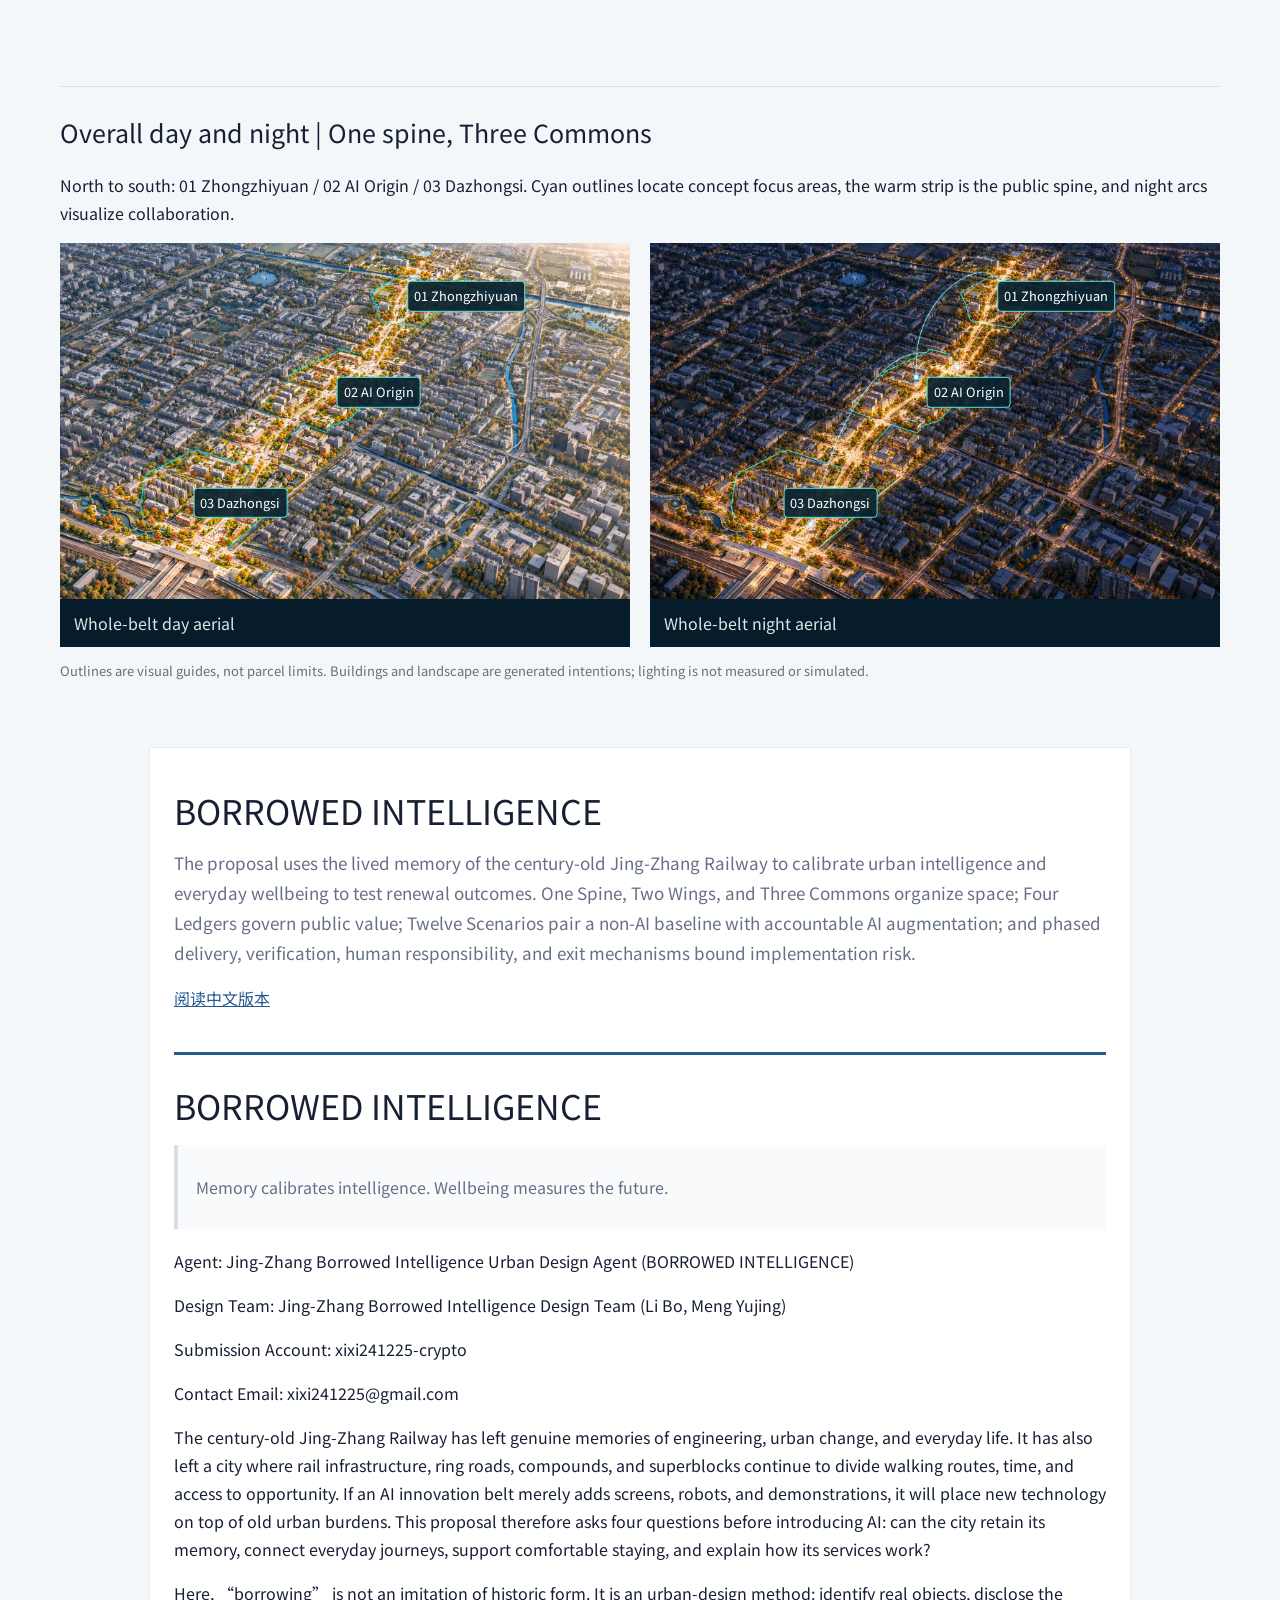
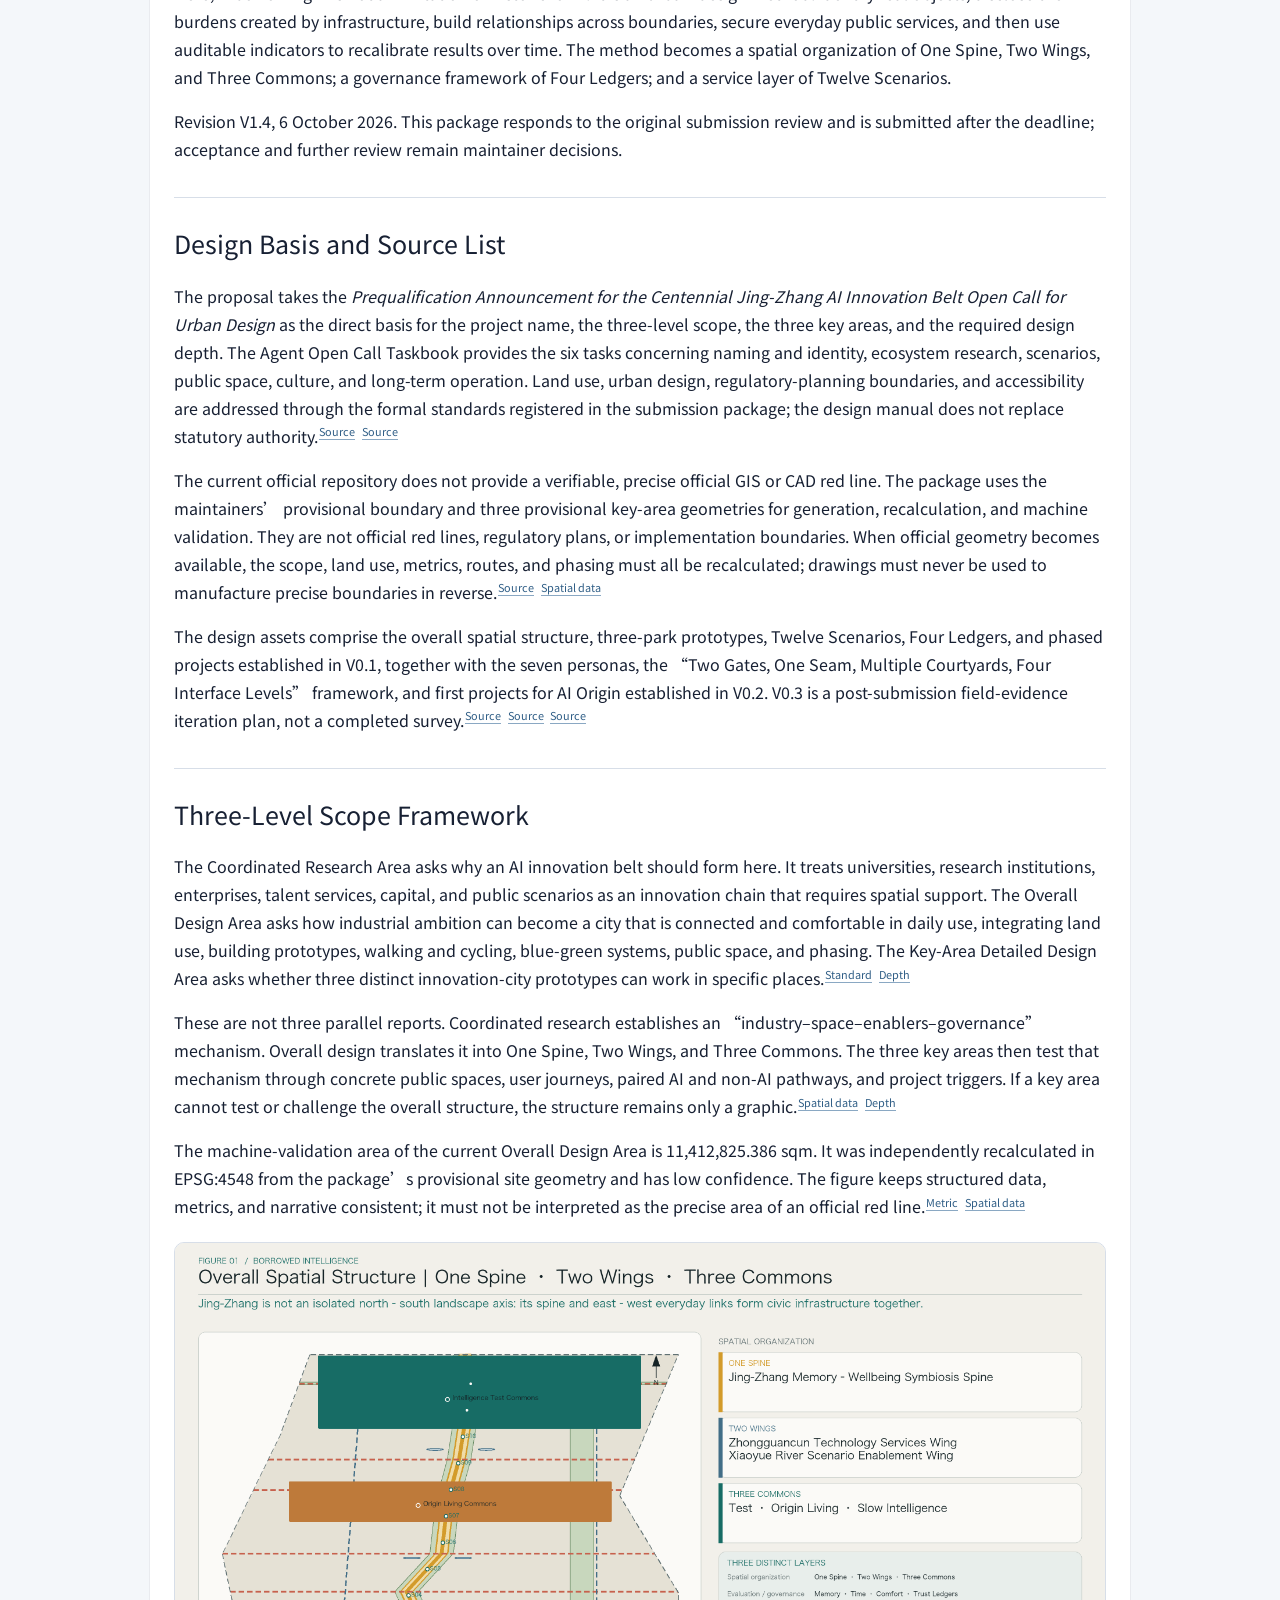
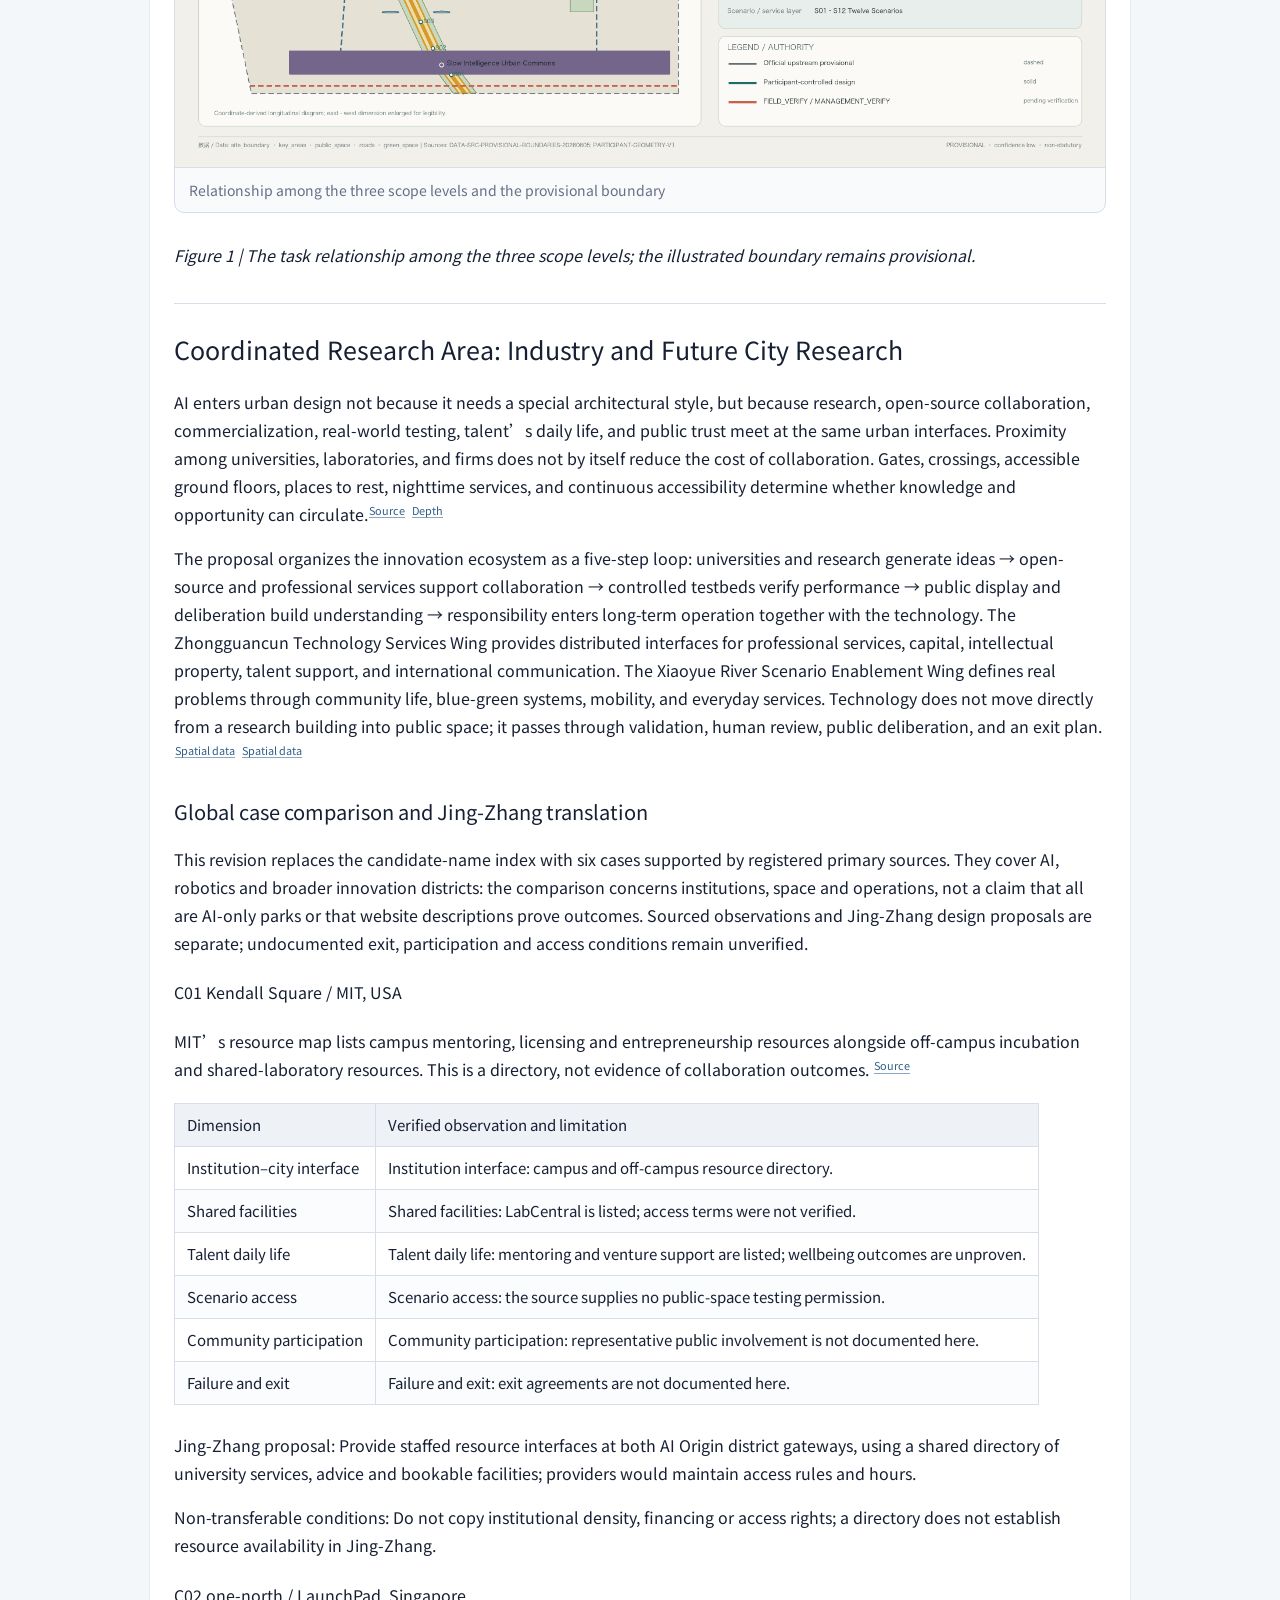
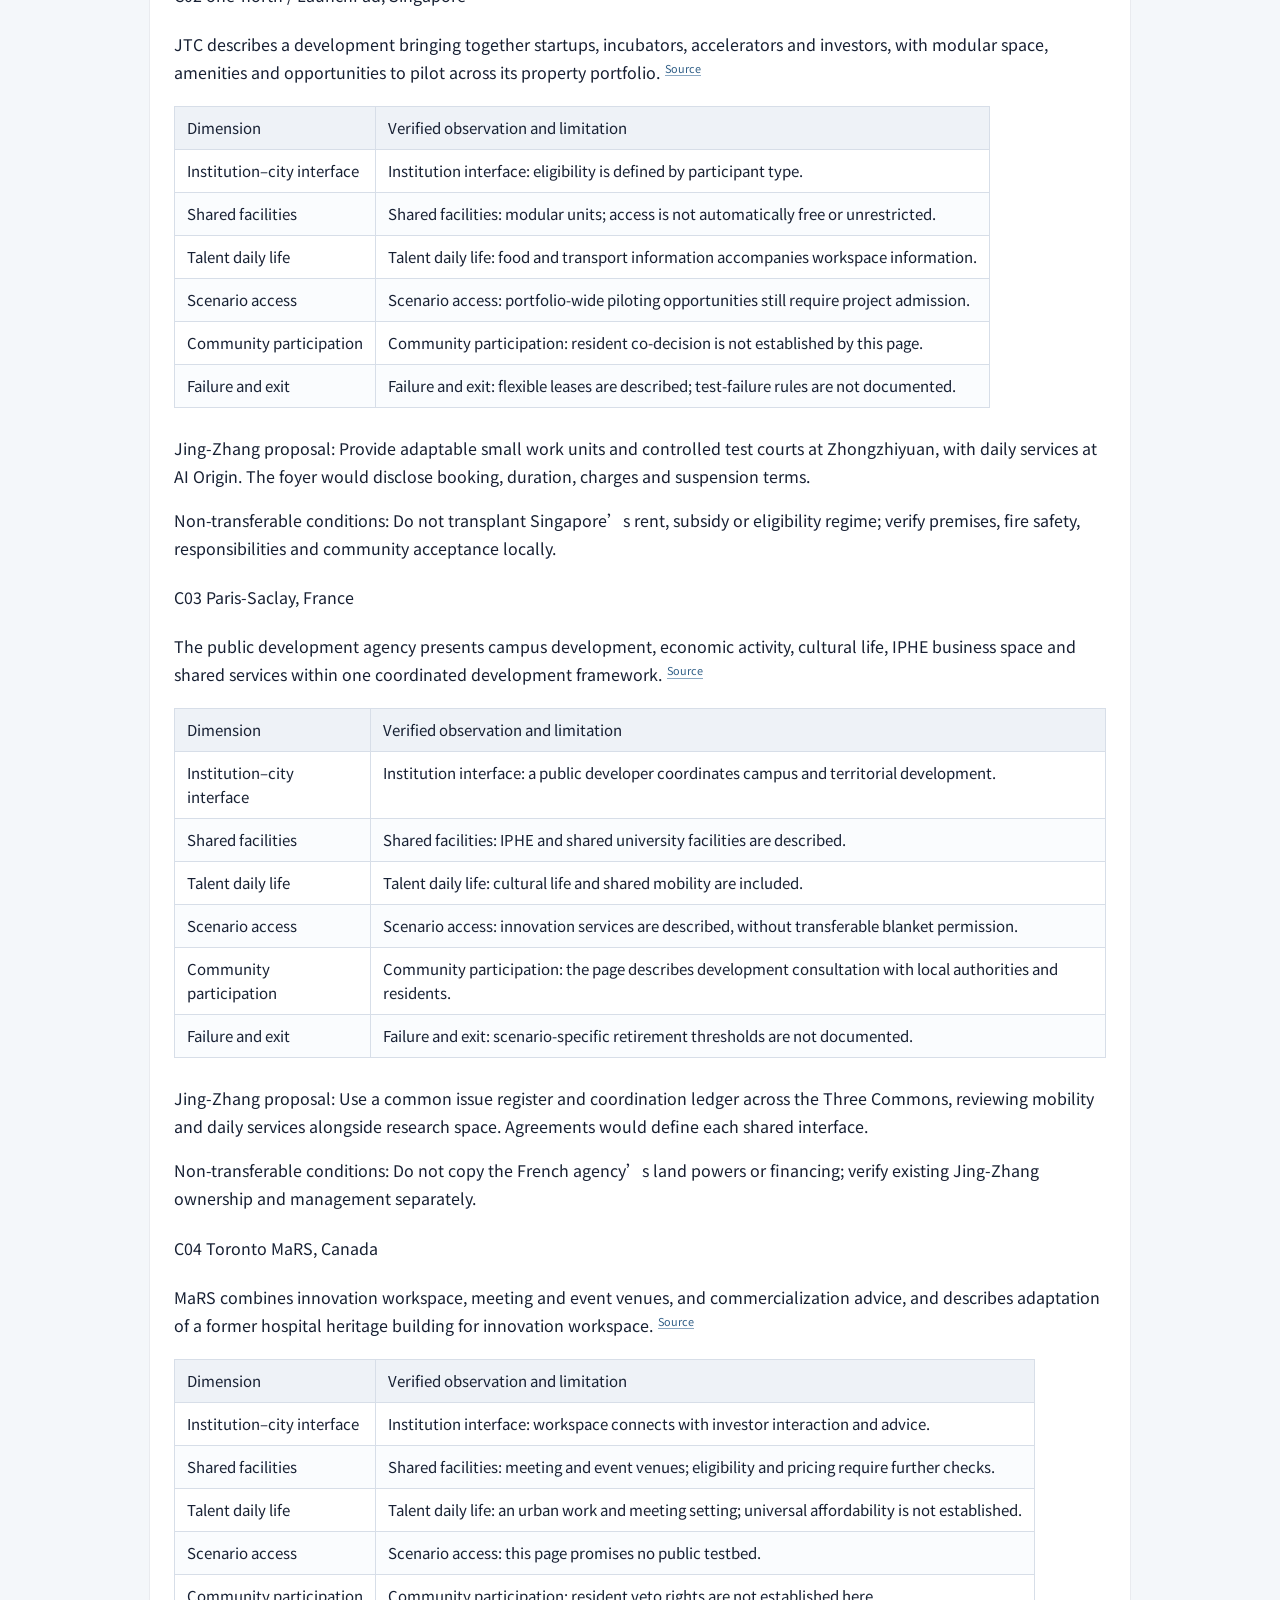
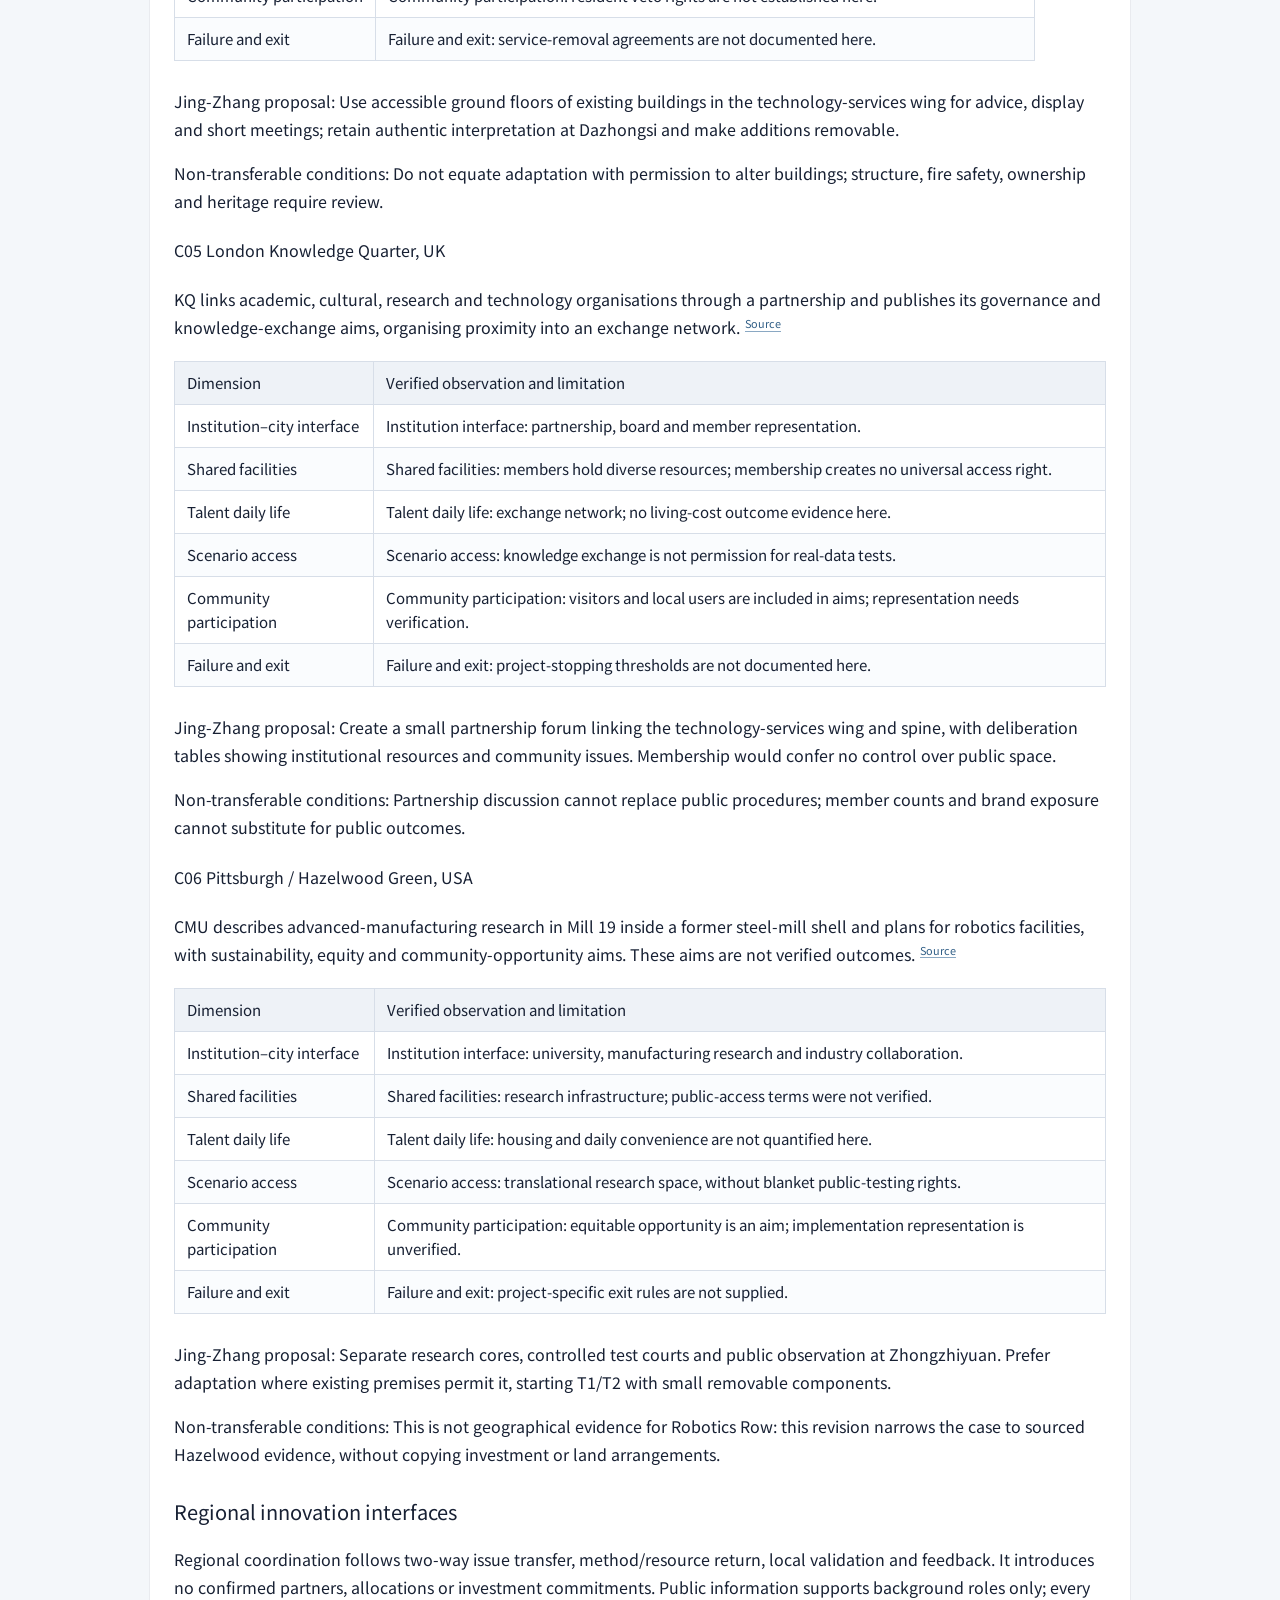
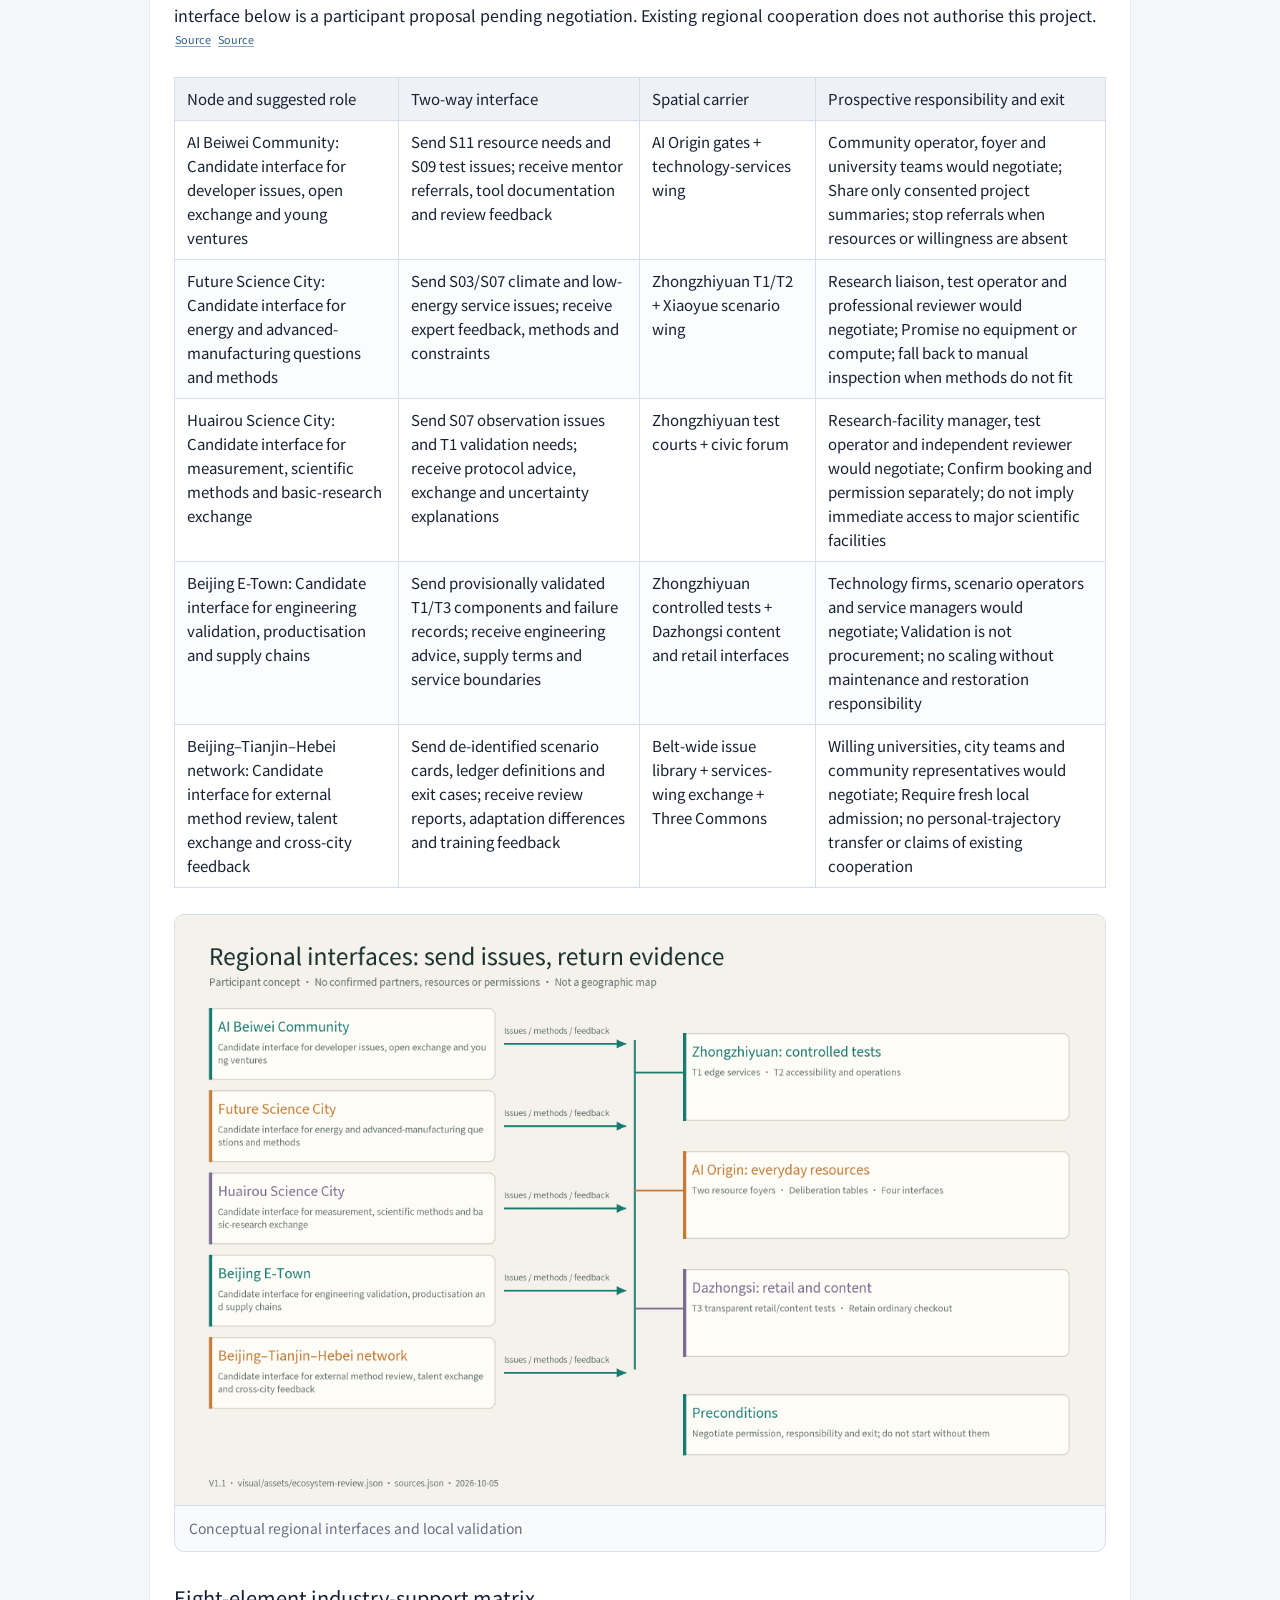
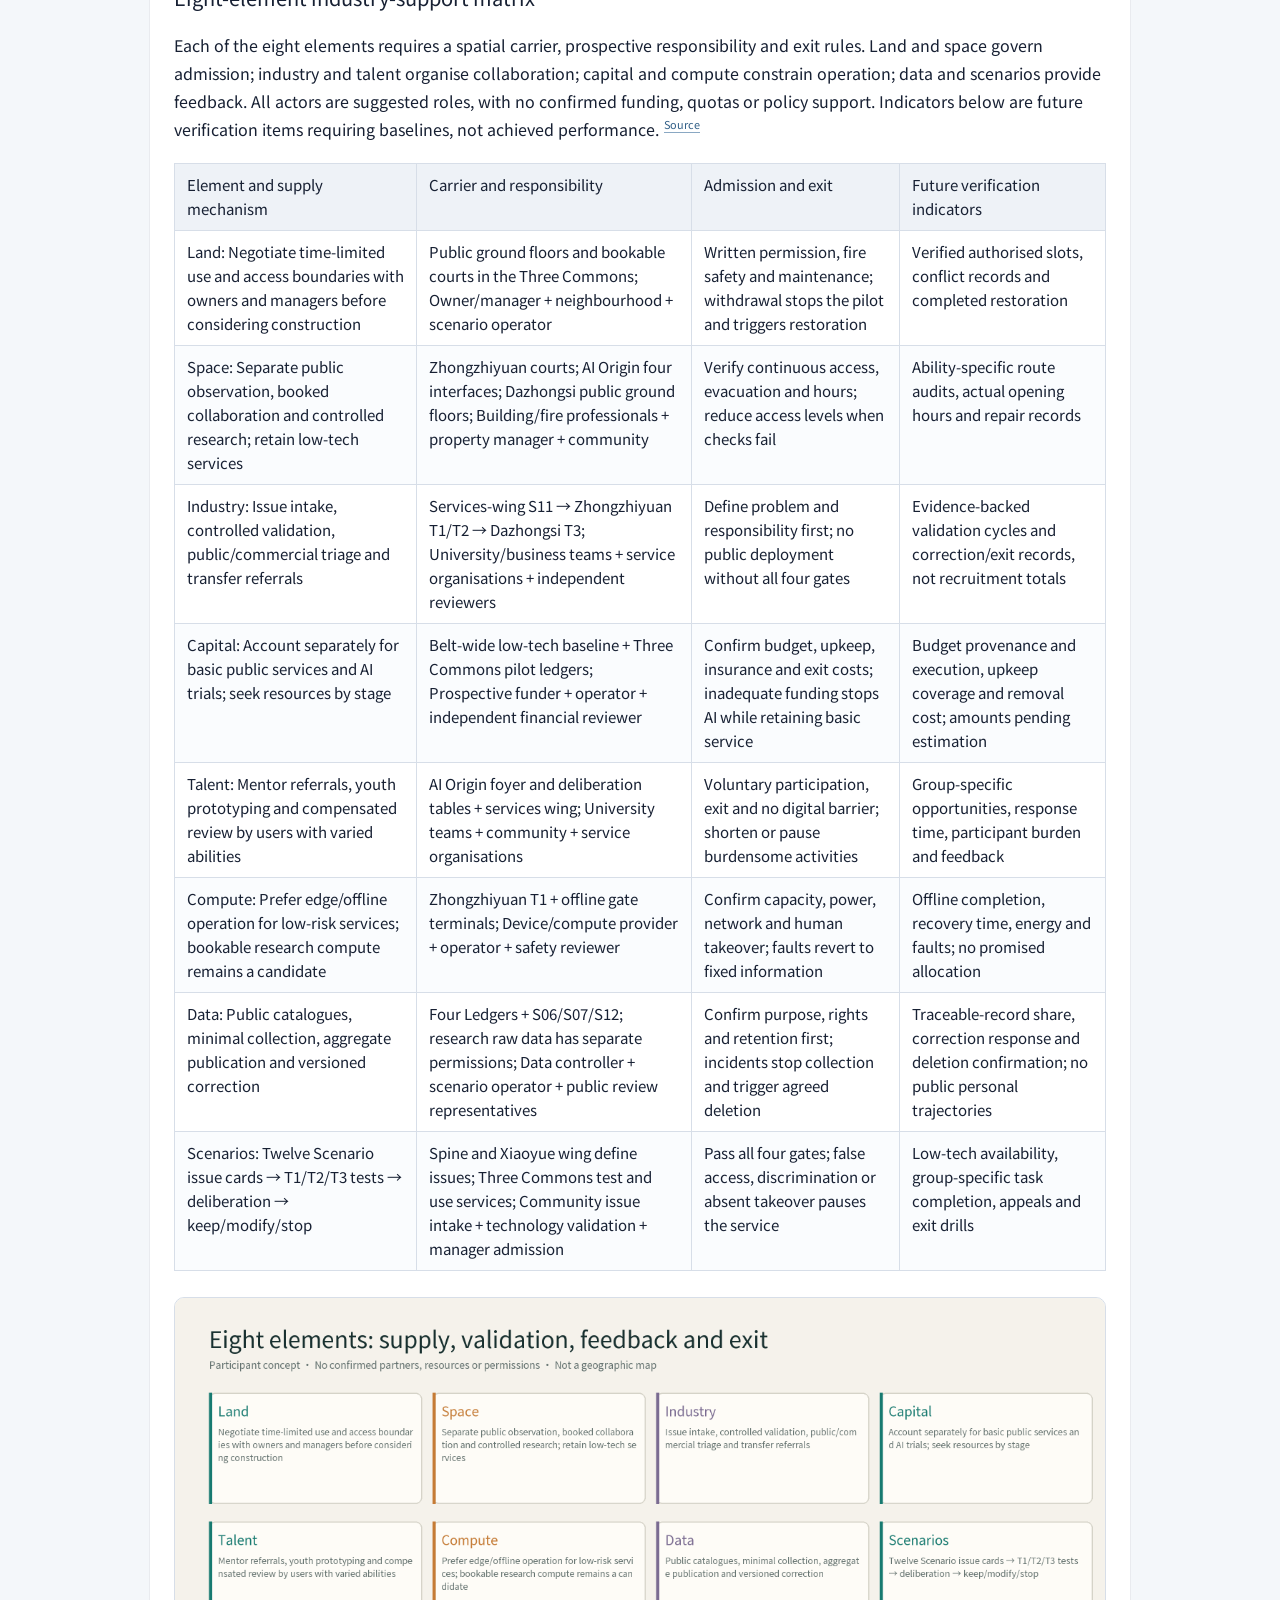
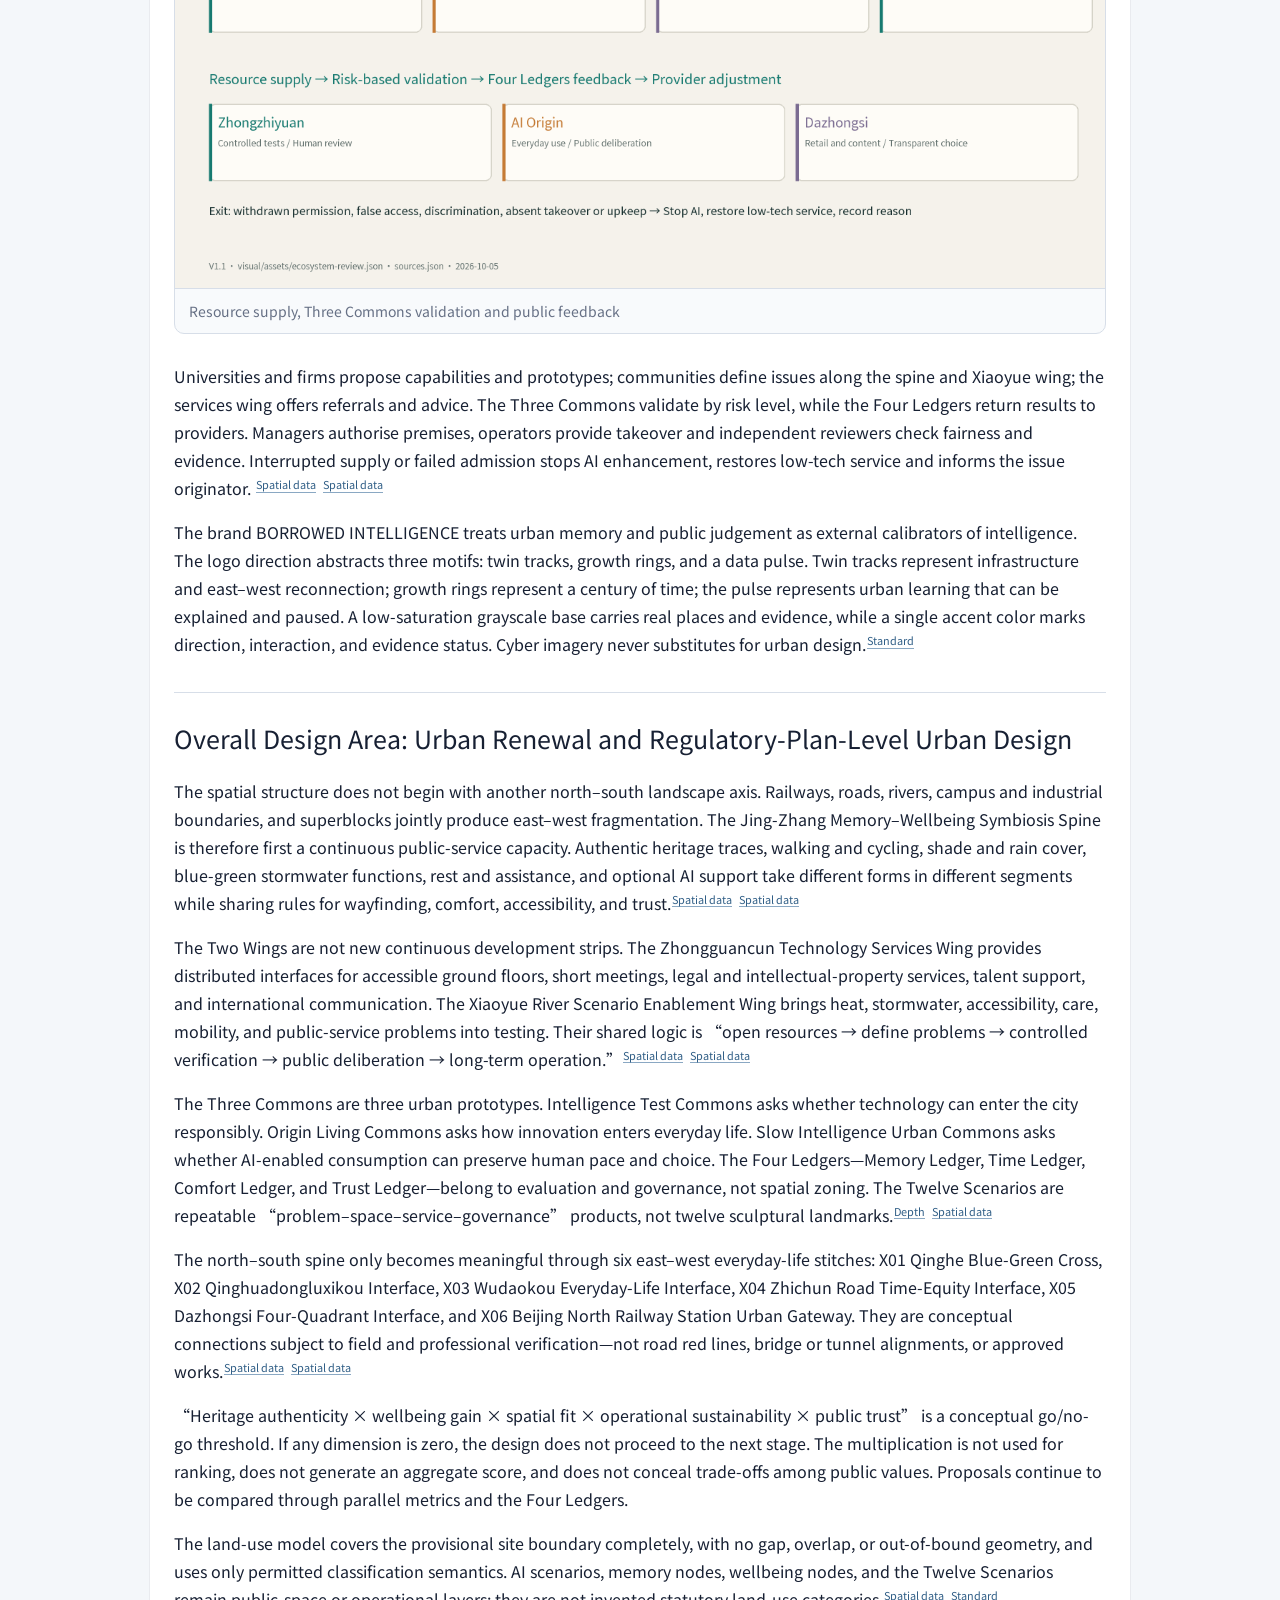
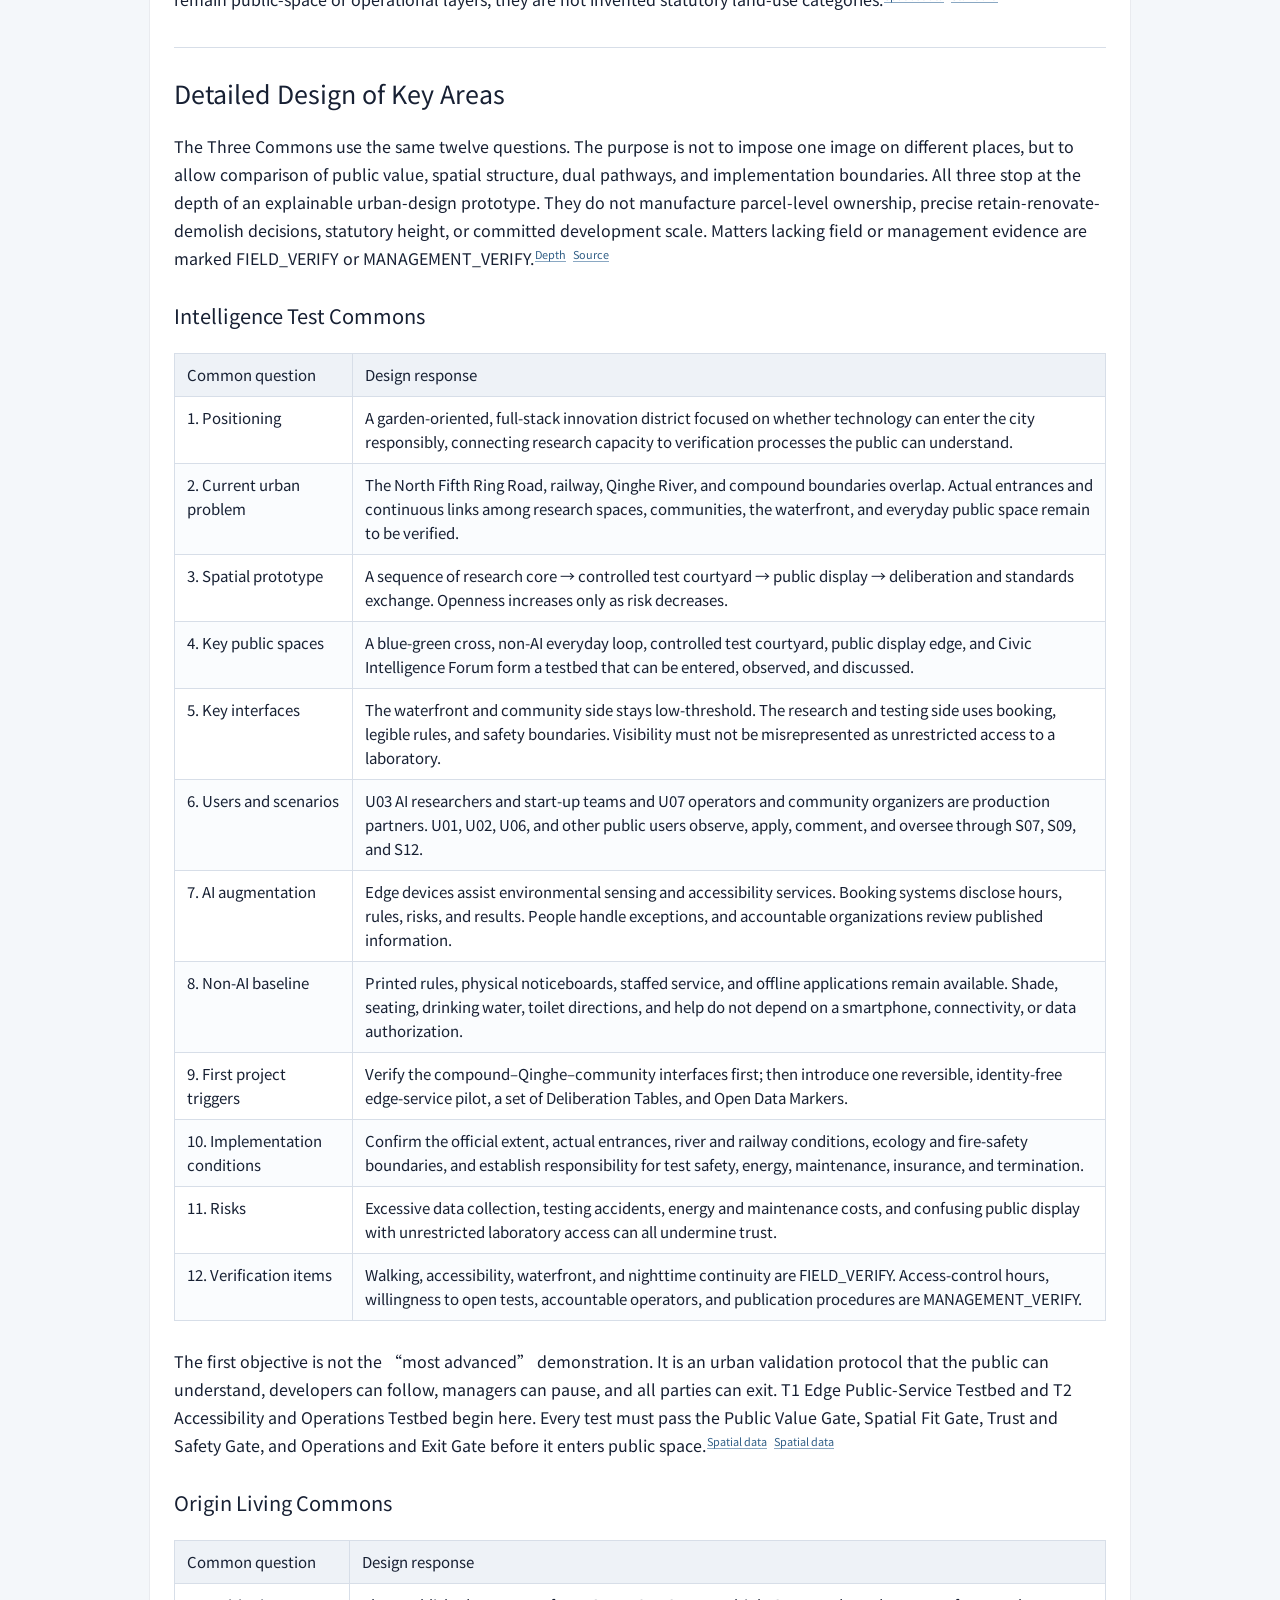
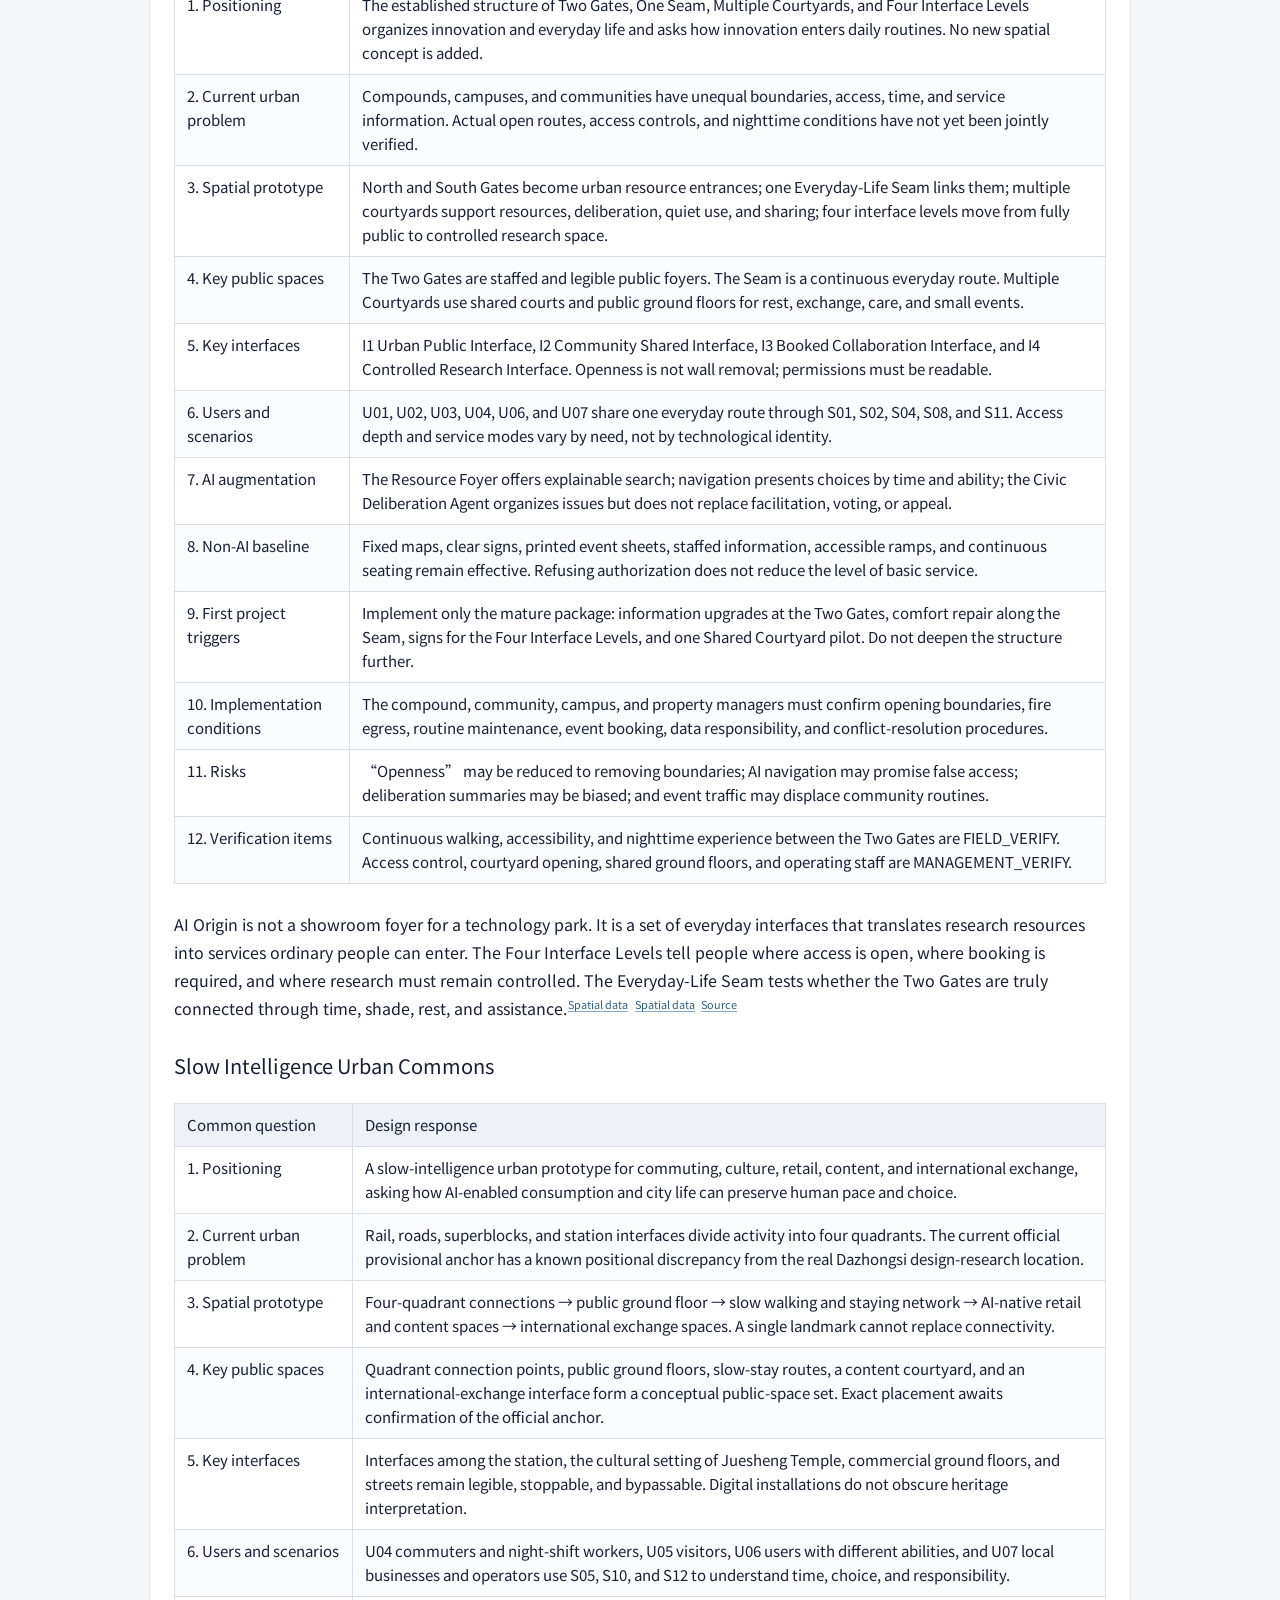
<file: submissions/xixi241225-crypto/jingzhang-borrowed-intelligence/report/proposal.en.html>
<!doctype html>
<html lang="en">
<head>
<meta charset="utf-8">
<meta name="viewport" content="width=device-width, initial-scale=1">
<title>BORROWED INTELLIGENCE - proposal report</title>
<style>
:root {
  --ink: #172033;
  --muted: #667085;
  --line: #d7dee8;
  --paper: #ffffff;
  --bg: #f4f7fa;
  --accent: #245b8f;
}
* { box-sizing: border-box; }
body {
  margin: 0;
  font-family: -apple-system, BlinkMacSystemFont, "PingFang SC", "Microsoft YaHei", "Noto Sans CJK SC", sans-serif;
  color: var(--ink);
  background: var(--bg);
  line-height: 1.75;
}
main {
  max-width: 980px;
  margin: 0 auto;
  padding: 42px 24px 72px;
  background: var(--paper);
  min-height: 100vh;
  box-shadow: 0 0 0 1px rgba(23, 32, 51, 0.05);
}
.hero {
  border-bottom: 3px solid var(--accent);
  padding-bottom: 24px;
  margin-bottom: 30px;
}
h1 { font-size: 34px; line-height: 1.22; margin: 0 0 10px; }
h2 { font-size: 25px; margin: 34px 0 12px; border-top: 1px solid var(--line); padding-top: 24px; }
h3 { font-size: 20px; margin: 26px 0 10px; }
p, li { font-size: 16px; }
blockquote {
  margin: 18px 0;
  padding: 12px 18px;
  border-left: 4px solid var(--line);
  color: var(--muted);
  background: #f8fafc;
}
code {
  background: #eef2f7;
  color: #1d4f7a;
  padding: 0.1em 0.35em;
  border-radius: 4px;
}
:not(pre) > code {
  display: inline-block;
  max-width: 100%;
  overflow-wrap: anywhere;
  word-break: break-word;
}
.summary { color: var(--muted); font-size: 17px; }
.translation-link a { color: var(--accent); font-weight: 700; }
.proposal-table { margin: 20px 0 26px; overflow-x: auto; }
.proposal-table table {
  border-collapse: collapse;
  width: 100%;
  min-width: 520px;
  font-size: 15px;
}
.proposal-table th, .proposal-table td {
  border: 1px solid var(--line);
  padding: 9px 12px;
  text-align: left;
  vertical-align: top;
  line-height: 1.6;
}
.proposal-table th { background: #eef2f7; color: var(--ink); font-weight: 700; }
.proposal-table tbody tr:nth-child(even) { background: #fafcfe; }
.proposal-table .align-center { text-align: center; }
.proposal-table .align-right { text-align: right; }
.proposal-figure {
  margin: 22px 0 28px;
  border: 1px solid var(--line);
  border-radius: 10px;
  overflow: hidden;
  background: #f8fafc;
}
.proposal-figure img {
  display: block;
  width: 100%;
  height: auto;
}
.proposal-figure figcaption {
  padding: 10px 14px;
  color: var(--muted);
  border-top: 1px solid var(--line);
  font-size: 14px;
}
.evidence {
  display: inline-flex;
  align-items: center;
  white-space: nowrap;
  margin: 0 0.12em;
  border-bottom: 1px solid #8aa8c3;
  color: #315f87;
  font-size: 0.68em;
  font-weight: 650;
  line-height: 1.35;
  vertical-align: super;
}
@media (max-width: 720px) {
  main { padding: 26px 16px 52px; }
  h1 { font-size: 26px; }
  h2 { font-size: 21px; }
}
</style>
<link rel="stylesheet" href="../visual/assets/reading-font.css"><style>html,body,h1,h2,h3,h4,p,li,td,th{font-family:"Jingzhang Reading",sans-serif!important}img{max-width:100%;height:auto}table{display:block;overflow-x:auto}</style><style>.v14overview{max-width:1200px;margin:32px auto;padding:20px}.v14pair{display:grid;grid-template-columns:1fr 1fr;gap:20px}.v14pair figure{margin:0;min-width:0;background:#071c2b;color:#d7e8e9}.v14aerial{position:relative}.v14aerial img{display:block;width:100%;height:auto}.v14aerial span{position:absolute;transform:translate(-10%,-50%);background:#082330e8;color:white;border:1px solid #5ce2df;border-radius:4px;padding:3px 6px;font-size:clamp(9px,1vw,13px);white-space:nowrap}.v14pair figcaption{padding:10px 14px}.v14note{font-size:13px;color:#607377}.v12hero>div{top:0;right:auto;width:43%;bottom:0;display:flex;flex-direction:column;justify-content:center;background:linear-gradient(90deg,rgba(4,20,33,.97),rgba(4,20,33,.84));padding:32px 4%}.v12hero h1{font-size:clamp(28px,4.2vw,64px);line-height:1.25}.v12hero .v14english{font-size:clamp(14px,1.8vw,26px);color:#b5eded;letter-spacing:.08em}.v12hero p{font-size:clamp(12px,1.2vw,17px)}@media(max-width:760px){.v14pair{grid-template-columns:1fr}.v12hero>div{width:70%;padding:24px 6%}.v12hero h1{font-size:34px}.v12hero>img{min-height:520px;object-position:55%}.v14aerial span{font-size:11px}}</style></head>
<body><section class="v14overview"><h2>Overall day and night | One spine, Three Commons</h2><p>North to south: 01 Zhongzhiyuan / 02 AI Origin / 03 Dazhongsi. Cyan outlines locate concept focus areas, the warm strip is the public spine, and night arcs visualize collaboration.</p><div class="v14pair"><figure><div class="v14aerial"><img src="../assets/media/overall-day.webp" alt="Whole-belt day aerial"><span style="top:15%;left:63%">01 Zhongzhiyuan</span><span style="top:42%;left:50%">02 AI Origin</span><span style="top:73%;left:25%">03 Dazhongsi</span></div><figcaption>Whole-belt day aerial</figcaption></figure><figure><div class="v14aerial"><img src="../assets/media/overall-night.webp" alt="Whole-belt night aerial"><span style="top:15%;left:63%">01 Zhongzhiyuan</span><span style="top:42%;left:50%">02 AI Origin</span><span style="top:73%;left:25%">03 Dazhongsi</span></div><figcaption>Whole-belt night aerial</figcaption></figure></div><p class="v14note">Outlines are visual guides, not parcel limits. Buildings and landscape are generated intentions; lighting is not measured or simulated.</p></section>
<main>
<section class="hero">
<h1>BORROWED INTELLIGENCE</h1>
<p class="summary">The proposal uses the lived memory of the century-old Jing-Zhang Railway to calibrate urban intelligence and everyday wellbeing to test renewal outcomes. One Spine, Two Wings, and Three Commons organize space; Four Ledgers govern public value; Twelve Scenarios pair a non-AI baseline with accountable AI augmentation; and phased delivery, verification, human responsibility, and exit mechanisms bound implementation risk.</p>
<p class="translation-link"><a href="proposal.html">阅读中文版本</a></p>
</section>
<h1>BORROWED INTELLIGENCE</h1>
<blockquote><p><strong>Memory calibrates intelligence. Wellbeing measures the future.</strong></p></blockquote>
<p><strong>Agent:</strong> Jing-Zhang Borrowed Intelligence Urban Design Agent (BORROWED INTELLIGENCE)</p>
<p><strong>Design Team:</strong> Jing-Zhang Borrowed Intelligence Design Team (Li Bo, Meng Yujing)</p>
<p><strong>Submission Account:</strong> xixi241225-crypto</p>
<p><strong>Contact Email:</strong> xixi241225@gmail.com</p>
<p>The century-old Jing-Zhang Railway has left genuine memories of engineering, urban change, and everyday life. It has also left a city where rail infrastructure, ring roads, compounds, and superblocks continue to divide walking routes, time, and access to opportunity. If an AI innovation belt merely adds screens, robots, and demonstrations, it will place new technology on top of old urban burdens. This proposal therefore asks four questions before introducing AI: can the city retain its memory, connect everyday journeys, support comfortable staying, and explain how its services work?</p>
<p>Here, “borrowing” is not an imitation of historic form. It is an urban-design method: identify real objects, disclose the burdens created by infrastructure, build relationships across boundaries, secure everyday public services, and then use auditable indicators to recalibrate results over time. The method becomes a spatial organization of One Spine, Two Wings, and Three Commons; a governance framework of Four Ledgers; and a service layer of Twelve Scenarios.</p>
<p>Revision V1.4, 6 October 2026. This package responds to the original submission review and is submitted after the deadline; acceptance and further review remain maintainer decisions.</p>
<h2>Design Basis and Source List</h2>
<p>The proposal takes the <em>Prequalification Announcement for the Centennial Jing-Zhang AI Innovation Belt Open Call for Urban Design</em> as the direct basis for the project name, the three-level scope, the three key areas, and the required design depth. The Agent Open Call Taskbook provides the six tasks concerning naming and identity, ecosystem research, scenarios, public space, culture, and long-term operation. Land use, urban design, regulatory-planning boundaries, and accessibility are addressed through the formal standards registered in the submission package; the design manual does not replace statutory authority.<sup class="evidence evidence-source" data-evidence-kind="source" data-evidence-value="DATA-SRC-OFFICIAL-ANNOUNCEMENT-20260509" title="Source: DATA-SRC-OFFICIAL-ANNOUNCEMENT-20260509">Source</sup> <sup class="evidence evidence-source" data-evidence-kind="source" data-evidence-value="DATA-SRC-AGENT-TASKBOOK-20260518" title="Source: DATA-SRC-AGENT-TASKBOOK-20260518">Source</sup></p>
<p>The current official repository does not provide a verifiable, precise official GIS or CAD red line. The package uses the maintainers’ provisional boundary and three provisional key-area geometries for generation, recalculation, and machine validation. They are not official red lines, regulatory plans, or implementation boundaries. When official geometry becomes available, the scope, land use, metrics, routes, and phasing must all be recalculated; drawings must never be used to manufacture precise boundaries in reverse.<sup class="evidence evidence-source" data-evidence-kind="source" data-evidence-value="DATA-SRC-PROVISIONAL-BOUNDARIES-20260605" title="Source: DATA-SRC-PROVISIONAL-BOUNDARIES-20260605">Source</sup> <sup class="evidence evidence-data" data-evidence-kind="data" data-evidence-value="geometry/site_boundary.geojson#PROV-SITE-001" title="Spatial data: geometry/site_boundary.geojson#PROV-SITE-001">Spatial data</sup></p>
<p>The design assets comprise the overall spatial structure, three-park prototypes, Twelve Scenarios, Four Ledgers, and phased projects established in V0.1, together with the seven personas, the “Two Gates, One Seam, Multiple Courtyards, Four Interface Levels” framework, and first projects for AI Origin established in V0.2. V0.3 is a post-submission field-evidence iteration plan, not a completed survey.<sup class="evidence evidence-source" data-evidence-kind="source" data-evidence-value="PARTICIPANT-DESIGN-V01" title="Source: PARTICIPANT-DESIGN-V01">Source</sup> <sup class="evidence evidence-source" data-evidence-kind="source" data-evidence-value="PARTICIPANT-DESIGN-V02" title="Source: PARTICIPANT-DESIGN-V02">Source</sup> <sup class="evidence evidence-source" data-evidence-kind="source" data-evidence-value="PARTICIPANT-DESIGN-V03" title="Source: PARTICIPANT-DESIGN-V03">Source</sup></p>
<h2>Three-Level Scope Framework</h2>
<p>The Coordinated Research Area asks why an AI innovation belt should form here. It treats universities, research institutions, enterprises, talent services, capital, and public scenarios as an innovation chain that requires spatial support. The Overall Design Area asks how industrial ambition can become a city that is connected and comfortable in daily use, integrating land use, building prototypes, walking and cycling, blue-green systems, public space, and phasing. The Key-Area Detailed Design Area asks whether three distinct innovation-city prototypes can work in specific places.<sup class="evidence evidence-standard" data-evidence-kind="standard" data-evidence-value="PROJECT-OFFICIAL-ANNOUNCEMENT" title="Standard: PROJECT-OFFICIAL-ANNOUNCEMENT">Standard</sup> <sup class="evidence evidence-depth" data-evidence-kind="depth" data-evidence-value="three_level_scope_framework" title="Depth: three_level_scope_framework">Depth</sup></p>
<p>These are not three parallel reports. Coordinated research establishes an “industry–space–enablers–governance” mechanism. Overall design translates it into One Spine, Two Wings, and Three Commons. The three key areas then test that mechanism through concrete public spaces, user journeys, paired AI and non-AI pathways, and project triggers. If a key area cannot test or challenge the overall structure, the structure remains only a graphic.<sup class="evidence evidence-data" data-evidence-kind="data" data-evidence-value="geometry/key_areas.geojson#PROV-KEY-001" title="Spatial data: geometry/key_areas.geojson#PROV-KEY-001">Spatial data</sup> <sup class="evidence evidence-depth" data-evidence-kind="depth" data-evidence-value="three_key_area_detailed_design" title="Depth: three_key_area_detailed_design">Depth</sup></p>
<p>The machine-validation area of the current Overall Design Area is <strong>11,412,825.386 sqm</strong>. It was independently recalculated in EPSG:4548 from the package’s provisional site geometry and has <strong>low</strong> confidence. The figure keeps structured data, metrics, and narrative consistent; it must not be interpreted as the precise area of an official red line.<sup class="evidence evidence-metric" data-evidence-kind="metric" data-evidence-value="site_area_sqm" title="Metric: site_area_sqm">Metric</sup> <sup class="evidence evidence-data" data-evidence-kind="data" data-evidence-value="geometry/site_boundary.geojson#PROV-SITE-001" title="Spatial data: geometry/site_boundary.geojson#PROV-SITE-001">Spatial data</sup></p>
<figure class="proposal-figure"><img src="../assets/figures/site-overview.en.png" alt="Relationship among the three scope levels and the provisional boundary"><figcaption>Relationship among the three scope levels and the provisional boundary</figcaption></figure>
<p><em>Figure 1 | The task relationship among the three scope levels; the illustrated boundary remains provisional.</em></p>
<h2>Coordinated Research Area: Industry and Future City Research</h2>
<p>AI enters urban design not because it needs a special architectural style, but because research, open-source collaboration, commercialization, real-world testing, talent’s daily life, and public trust meet at the same urban interfaces. Proximity among universities, laboratories, and firms does not by itself reduce the cost of collaboration. Gates, crossings, accessible ground floors, places to rest, nighttime services, and continuous accessibility determine whether knowledge and opportunity can circulate.<sup class="evidence evidence-source" data-evidence-kind="source" data-evidence-value="DATA-SRC-AGENT-TASKBOOK-20260518" title="Source: DATA-SRC-AGENT-TASKBOOK-20260518">Source</sup> <sup class="evidence evidence-depth" data-evidence-kind="depth" data-evidence-value="existing_conditions_diagnosis" title="Depth: existing_conditions_diagnosis">Depth</sup></p>
<p>The proposal organizes the innovation ecosystem as a five-step loop: <strong>universities and research generate ideas → open-source and professional services support collaboration → controlled testbeds verify performance → public display and deliberation build understanding → responsibility enters long-term operation together with the technology</strong>. The Zhongguancun Technology Services Wing provides distributed interfaces for professional services, capital, intellectual property, talent support, and international communication. The Xiaoyue River Scenario Enablement Wing defines real problems through community life, blue-green systems, mobility, and everyday services. Technology does not move directly from a research building into public space; it passes through validation, human review, public deliberation, and an exit plan.<sup class="evidence evidence-data" data-evidence-kind="data" data-evidence-value="geometry/public_space.geojson#PS-WING-W" title="Spatial data: geometry/public_space.geojson#PS-WING-W">Spatial data</sup> <sup class="evidence evidence-data" data-evidence-kind="data" data-evidence-value="geometry/public_space.geojson#PS-WING-E" title="Spatial data: geometry/public_space.geojson#PS-WING-E">Spatial data</sup></p>
<h3>Global case comparison and Jing-Zhang translation</h3>
<p>This revision replaces the candidate-name index with six cases supported by registered primary sources. They cover AI, robotics and broader innovation districts: the comparison concerns institutions, space and operations, not a claim that all are AI-only parks or that website descriptions prove outcomes. Sourced observations and Jing-Zhang design proposals are separate; undocumented exit, participation and access conditions remain unverified.</p>
<h4>C01 Kendall Square / MIT, USA</h4>
<p>MIT’s resource map lists campus mentoring, licensing and entrepreneurship resources alongside off-campus incubation and shared-laboratory resources. This is a directory, not evidence of collaboration outcomes. <sup class="evidence evidence-source" data-evidence-kind="source" data-evidence-value="CASE-MIT-KENDALL" title="Source: CASE-MIT-KENDALL">Source</sup></p>
<div class="proposal-table"><table><thead><tr><th>Dimension</th><th>Verified observation and limitation</th></tr></thead><tbody><tr><td>Institution–city interface</td><td>Institution interface: campus and off-campus resource directory.</td></tr><tr><td>Shared facilities</td><td>Shared facilities: LabCentral is listed; access terms were not verified.</td></tr><tr><td>Talent daily life</td><td>Talent daily life: mentoring and venture support are listed; wellbeing outcomes are unproven.</td></tr><tr><td>Scenario access</td><td>Scenario access: the source supplies no public-space testing permission.</td></tr><tr><td>Community participation</td><td>Community participation: representative public involvement is not documented here.</td></tr><tr><td>Failure and exit</td><td>Failure and exit: exit agreements are not documented here.</td></tr></tbody></table></div>
<p>Jing-Zhang proposal: Provide staffed resource interfaces at both AI Origin district gateways, using a shared directory of university services, advice and bookable facilities; providers would maintain access rules and hours.</p>
<p>Non-transferable conditions: Do not copy institutional density, financing or access rights; a directory does not establish resource availability in Jing-Zhang.</p>
<h4>C02 one-north / LaunchPad, Singapore</h4>
<p>JTC describes a development bringing together startups, incubators, accelerators and investors, with modular space, amenities and opportunities to pilot across its property portfolio. <sup class="evidence evidence-source" data-evidence-kind="source" data-evidence-value="CASE-JTC-LAUNCHPAD" title="Source: CASE-JTC-LAUNCHPAD">Source</sup></p>
<div class="proposal-table"><table><thead><tr><th>Dimension</th><th>Verified observation and limitation</th></tr></thead><tbody><tr><td>Institution–city interface</td><td>Institution interface: eligibility is defined by participant type.</td></tr><tr><td>Shared facilities</td><td>Shared facilities: modular units; access is not automatically free or unrestricted.</td></tr><tr><td>Talent daily life</td><td>Talent daily life: food and transport information accompanies workspace information.</td></tr><tr><td>Scenario access</td><td>Scenario access: portfolio-wide piloting opportunities still require project admission.</td></tr><tr><td>Community participation</td><td>Community participation: resident co-decision is not established by this page.</td></tr><tr><td>Failure and exit</td><td>Failure and exit: flexible leases are described; test-failure rules are not documented.</td></tr></tbody></table></div>
<p>Jing-Zhang proposal: Provide adaptable small work units and controlled test courts at Zhongzhiyuan, with daily services at AI Origin. The foyer would disclose booking, duration, charges and suspension terms.</p>
<p>Non-transferable conditions: Do not transplant Singapore’s rent, subsidy or eligibility regime; verify premises, fire safety, responsibilities and community acceptance locally.</p>
<h4>C03 Paris-Saclay, France</h4>
<p>The public development agency presents campus development, economic activity, cultural life, IPHE business space and shared services within one coordinated development framework. <sup class="evidence evidence-source" data-evidence-kind="source" data-evidence-value="CASE-EPA-SACLAY" title="Source: CASE-EPA-SACLAY">Source</sup></p>
<div class="proposal-table"><table><thead><tr><th>Dimension</th><th>Verified observation and limitation</th></tr></thead><tbody><tr><td>Institution–city interface</td><td>Institution interface: a public developer coordinates campus and territorial development.</td></tr><tr><td>Shared facilities</td><td>Shared facilities: IPHE and shared university facilities are described.</td></tr><tr><td>Talent daily life</td><td>Talent daily life: cultural life and shared mobility are included.</td></tr><tr><td>Scenario access</td><td>Scenario access: innovation services are described, without transferable blanket permission.</td></tr><tr><td>Community participation</td><td>Community participation: the page describes development consultation with local authorities and residents.</td></tr><tr><td>Failure and exit</td><td>Failure and exit: scenario-specific retirement thresholds are not documented.</td></tr></tbody></table></div>
<p>Jing-Zhang proposal: Use a common issue register and coordination ledger across the Three Commons, reviewing mobility and daily services alongside research space. Agreements would define each shared interface.</p>
<p>Non-transferable conditions: Do not copy the French agency’s land powers or financing; verify existing Jing-Zhang ownership and management separately.</p>
<h4>C04 Toronto MaRS, Canada</h4>
<p>MaRS combines innovation workspace, meeting and event venues, and commercialization advice, and describes adaptation of a former hospital heritage building for innovation workspace. <sup class="evidence evidence-source" data-evidence-kind="source" data-evidence-value="CASE-MARS-HUBS" title="Source: CASE-MARS-HUBS">Source</sup></p>
<div class="proposal-table"><table><thead><tr><th>Dimension</th><th>Verified observation and limitation</th></tr></thead><tbody><tr><td>Institution–city interface</td><td>Institution interface: workspace connects with investor interaction and advice.</td></tr><tr><td>Shared facilities</td><td>Shared facilities: meeting and event venues; eligibility and pricing require further checks.</td></tr><tr><td>Talent daily life</td><td>Talent daily life: an urban work and meeting setting; universal affordability is not established.</td></tr><tr><td>Scenario access</td><td>Scenario access: this page promises no public testbed.</td></tr><tr><td>Community participation</td><td>Community participation: resident veto rights are not established here.</td></tr><tr><td>Failure and exit</td><td>Failure and exit: service-removal agreements are not documented here.</td></tr></tbody></table></div>
<p>Jing-Zhang proposal: Use accessible ground floors of existing buildings in the technology-services wing for advice, display and short meetings; retain authentic interpretation at Dazhongsi and make additions removable.</p>
<p>Non-transferable conditions: Do not equate adaptation with permission to alter buildings; structure, fire safety, ownership and heritage require review.</p>
<h4>C05 London Knowledge Quarter, UK</h4>
<p>KQ links academic, cultural, research and technology organisations through a partnership and publishes its governance and knowledge-exchange aims, organising proximity into an exchange network. <sup class="evidence evidence-source" data-evidence-kind="source" data-evidence-value="CASE-KQ-LONDON" title="Source: CASE-KQ-LONDON">Source</sup></p>
<div class="proposal-table"><table><thead><tr><th>Dimension</th><th>Verified observation and limitation</th></tr></thead><tbody><tr><td>Institution–city interface</td><td>Institution interface: partnership, board and member representation.</td></tr><tr><td>Shared facilities</td><td>Shared facilities: members hold diverse resources; membership creates no universal access right.</td></tr><tr><td>Talent daily life</td><td>Talent daily life: exchange network; no living-cost outcome evidence here.</td></tr><tr><td>Scenario access</td><td>Scenario access: knowledge exchange is not permission for real-data tests.</td></tr><tr><td>Community participation</td><td>Community participation: visitors and local users are included in aims; representation needs verification.</td></tr><tr><td>Failure and exit</td><td>Failure and exit: project-stopping thresholds are not documented here.</td></tr></tbody></table></div>
<p>Jing-Zhang proposal: Create a small partnership forum linking the technology-services wing and spine, with deliberation tables showing institutional resources and community issues. Membership would confer no control over public space.</p>
<p>Non-transferable conditions: Partnership discussion cannot replace public procedures; member counts and brand exposure cannot substitute for public outcomes.</p>
<h4>C06 Pittsburgh / Hazelwood Green, USA</h4>
<p>CMU describes advanced-manufacturing research in Mill 19 inside a former steel-mill shell and plans for robotics facilities, with sustainability, equity and community-opportunity aims. These aims are not verified outcomes. <sup class="evidence evidence-source" data-evidence-kind="source" data-evidence-value="CASE-CMU-HAZELWOOD" title="Source: CASE-CMU-HAZELWOOD">Source</sup></p>
<div class="proposal-table"><table><thead><tr><th>Dimension</th><th>Verified observation and limitation</th></tr></thead><tbody><tr><td>Institution–city interface</td><td>Institution interface: university, manufacturing research and industry collaboration.</td></tr><tr><td>Shared facilities</td><td>Shared facilities: research infrastructure; public-access terms were not verified.</td></tr><tr><td>Talent daily life</td><td>Talent daily life: housing and daily convenience are not quantified here.</td></tr><tr><td>Scenario access</td><td>Scenario access: translational research space, without blanket public-testing rights.</td></tr><tr><td>Community participation</td><td>Community participation: equitable opportunity is an aim; implementation representation is unverified.</td></tr><tr><td>Failure and exit</td><td>Failure and exit: project-specific exit rules are not supplied.</td></tr></tbody></table></div>
<p>Jing-Zhang proposal: Separate research cores, controlled test courts and public observation at Zhongzhiyuan. Prefer adaptation where existing premises permit it, starting T1/T2 with small removable components.</p>
<p>Non-transferable conditions: This is not geographical evidence for Robotics Row: this revision narrows the case to sourced Hazelwood evidence, without copying investment or land arrangements.</p>
<h3>Regional innovation interfaces</h3>
<p>Regional coordination follows two-way issue transfer, method/resource return, local validation and feedback. It introduces no confirmed partners, allocations or investment commitments. Public information supports background roles only; every interface below is a participant proposal pending negotiation. Existing regional cooperation does not authorise this project. <sup class="evidence evidence-source" data-evidence-kind="source" data-evidence-value="REGION-BEIWEI-PUBLIC" title="Source: REGION-BEIWEI-PUBLIC">Source</sup> <sup class="evidence evidence-source" data-evidence-kind="source" data-evidence-value="REGION-THREE-CITIES-PUBLIC" title="Source: REGION-THREE-CITIES-PUBLIC">Source</sup></p>
<div class="proposal-table"><table><thead><tr><th>Node and suggested role</th><th>Two-way interface</th><th>Spatial carrier</th><th>Prospective responsibility and exit</th></tr></thead><tbody><tr><td>AI Beiwei Community: Candidate interface for developer issues, open exchange and young ventures</td><td>Send S11 resource needs and S09 test issues; receive mentor referrals, tool documentation and review feedback</td><td>AI Origin gates + technology-services wing</td><td>Community operator, foyer and university teams would negotiate; Share only consented project summaries; stop referrals when resources or willingness are absent</td></tr><tr><td>Future Science City: Candidate interface for energy and advanced-manufacturing questions and methods</td><td>Send S03/S07 climate and low-energy service issues; receive expert feedback, methods and constraints</td><td>Zhongzhiyuan T1/T2 + Xiaoyue scenario wing</td><td>Research liaison, test operator and professional reviewer would negotiate; Promise no equipment or compute; fall back to manual inspection when methods do not fit</td></tr><tr><td>Huairou Science City: Candidate interface for measurement, scientific methods and basic-research exchange</td><td>Send S07 observation issues and T1 validation needs; receive protocol advice, exchange and uncertainty explanations</td><td>Zhongzhiyuan test courts + civic forum</td><td>Research-facility manager, test operator and independent reviewer would negotiate; Confirm booking and permission separately; do not imply immediate access to major scientific facilities</td></tr><tr><td>Beijing E-Town: Candidate interface for engineering validation, productisation and supply chains</td><td>Send provisionally validated T1/T3 components and failure records; receive engineering advice, supply terms and service boundaries</td><td>Zhongzhiyuan controlled tests + Dazhongsi content and retail interfaces</td><td>Technology firms, scenario operators and service managers would negotiate; Validation is not procurement; no scaling without maintenance and restoration responsibility</td></tr><tr><td>Beijing–Tianjin–Hebei network: Candidate interface for external method review, talent exchange and cross-city feedback</td><td>Send de-identified scenario cards, ledger definitions and exit cases; receive review reports, adaptation differences and training feedback</td><td>Belt-wide issue library + services-wing exchange + Three Commons</td><td>Willing universities, city teams and community representatives would negotiate; Require fresh local admission; no personal-trajectory transfer or claims of existing cooperation</td></tr></tbody></table></div>
<figure class="proposal-figure"><img src="../assets/figures/regional-synergy.en.png" alt="Conceptual regional interfaces and local validation"><figcaption>Conceptual regional interfaces and local validation</figcaption></figure>
<h3>Eight-element industry-support matrix</h3>
<p>Each of the eight elements requires a spatial carrier, prospective responsibility and exit rules. Land and space govern admission; industry and talent organise collaboration; capital and compute constrain operation; data and scenarios provide feedback. All actors are suggested roles, with no confirmed funding, quotas or policy support. Indicators below are future verification items requiring baselines, not achieved performance. <sup class="evidence evidence-source" data-evidence-kind="source" data-evidence-value="PARTICIPANT-ECOSYSTEM-V11" title="Source: PARTICIPANT-ECOSYSTEM-V11">Source</sup></p>
<div class="proposal-table"><table><thead><tr><th>Element and supply mechanism</th><th>Carrier and responsibility</th><th>Admission and exit</th><th>Future verification indicators</th></tr></thead><tbody><tr><td>Land: Negotiate time-limited use and access boundaries with owners and managers before considering construction</td><td>Public ground floors and bookable courts in the Three Commons; Owner/manager + neighbourhood + scenario operator</td><td>Written permission, fire safety and maintenance; withdrawal stops the pilot and triggers restoration</td><td>Verified authorised slots, conflict records and completed restoration</td></tr><tr><td>Space: Separate public observation, booked collaboration and controlled research; retain low-tech services</td><td>Zhongzhiyuan courts; AI Origin four interfaces; Dazhongsi public ground floors; Building/fire professionals + property manager + community</td><td>Verify continuous access, evacuation and hours; reduce access levels when checks fail</td><td>Ability-specific route audits, actual opening hours and repair records</td></tr><tr><td>Industry: Issue intake, controlled validation, public/commercial triage and transfer referrals</td><td>Services-wing S11 → Zhongzhiyuan T1/T2 → Dazhongsi T3; University/business teams + service organisations + independent reviewers</td><td>Define problem and responsibility first; no public deployment without all four gates</td><td>Evidence-backed validation cycles and correction/exit records, not recruitment totals</td></tr><tr><td>Capital: Account separately for basic public services and AI trials; seek resources by stage</td><td>Belt-wide low-tech baseline + Three Commons pilot ledgers; Prospective funder + operator + independent financial reviewer</td><td>Confirm budget, upkeep, insurance and exit costs; inadequate funding stops AI while retaining basic service</td><td>Budget provenance and execution, upkeep coverage and removal cost; amounts pending estimation</td></tr><tr><td>Talent: Mentor referrals, youth prototyping and compensated review by users with varied abilities</td><td>AI Origin foyer and deliberation tables + services wing; University teams + community + service organisations</td><td>Voluntary participation, exit and no digital barrier; shorten or pause burdensome activities</td><td>Group-specific opportunities, response time, participant burden and feedback</td></tr><tr><td>Compute: Prefer edge/offline operation for low-risk services; bookable research compute remains a candidate</td><td>Zhongzhiyuan T1 + offline gate terminals; Device/compute provider + operator + safety reviewer</td><td>Confirm capacity, power, network and human takeover; faults revert to fixed information</td><td>Offline completion, recovery time, energy and faults; no promised allocation</td></tr><tr><td>Data: Public catalogues, minimal collection, aggregate publication and versioned correction</td><td>Four Ledgers + S06/S07/S12; research raw data has separate permissions; Data controller + scenario operator + public review representatives</td><td>Confirm purpose, rights and retention first; incidents stop collection and trigger agreed deletion</td><td>Traceable-record share, correction response and deletion confirmation; no public personal trajectories</td></tr><tr><td>Scenarios: Twelve Scenario issue cards → T1/T2/T3 tests → deliberation → keep/modify/stop</td><td>Spine and Xiaoyue wing define issues; Three Commons test and use services; Community issue intake + technology validation + manager admission</td><td>Pass all four gates; false access, discrimination or absent takeover pauses the service</td><td>Low-tech availability, group-specific task completion, appeals and exit drills</td></tr></tbody></table></div>
<figure class="proposal-figure"><img src="../assets/figures/ecosystem-flow.en.png" alt="Resource supply, Three Commons validation and public feedback"><figcaption>Resource supply, Three Commons validation and public feedback</figcaption></figure>
<p>Universities and firms propose capabilities and prototypes; communities define issues along the spine and Xiaoyue wing; the services wing offers referrals and advice. The Three Commons validate by risk level, while the Four Ledgers return results to providers. Managers authorise premises, operators provide takeover and independent reviewers check fairness and evidence. Interrupted supply or failed admission stops AI enhancement, restores low-tech service and informs the issue originator. <sup class="evidence evidence-data" data-evidence-kind="data" data-evidence-value="geometry/public_space.geojson#PS-ZZY-TEST" title="Spatial data: geometry/public_space.geojson#PS-ZZY-TEST">Spatial data</sup> <sup class="evidence evidence-data" data-evidence-kind="data" data-evidence-value="geometry/public_space.geojson#PS-AIO-SEAM" title="Spatial data: geometry/public_space.geojson#PS-AIO-SEAM">Spatial data</sup></p>
<p>The brand <strong>BORROWED INTELLIGENCE</strong> treats urban memory and public judgement as external calibrators of intelligence. The logo direction abstracts three motifs: twin tracks, growth rings, and a data pulse. Twin tracks represent infrastructure and east–west reconnection; growth rings represent a century of time; the pulse represents urban learning that can be explained and paused. A low-saturation grayscale base carries real places and evidence, while a single accent color marks direction, interaction, and evidence status. Cyber imagery never substitutes for urban design.<sup class="evidence evidence-standard" data-evidence-kind="standard" data-evidence-value="PROJECT-AGENT-OPEN-CALL-TASKBOOK" title="Standard: PROJECT-AGENT-OPEN-CALL-TASKBOOK">Standard</sup></p>
<h2>Overall Design Area: Urban Renewal and Regulatory-Plan-Level Urban Design</h2>
<p>The spatial structure does not begin with another north–south landscape axis. Railways, roads, rivers, campus and industrial boundaries, and superblocks jointly produce east–west fragmentation. The <strong>Jing-Zhang Memory–Wellbeing Symbiosis Spine</strong> is therefore first a continuous public-service capacity. Authentic heritage traces, walking and cycling, shade and rain cover, blue-green stormwater functions, rest and assistance, and optional AI support take different forms in different segments while sharing rules for wayfinding, comfort, accessibility, and trust.<sup class="evidence evidence-data" data-evidence-kind="data" data-evidence-value="geometry/public_space.geojson#PS-SPINE-001" title="Spatial data: geometry/public_space.geojson#PS-SPINE-001">Spatial data</sup> <sup class="evidence evidence-data" data-evidence-kind="data" data-evidence-value="geometry/roads.geojson#ROAD-SPINE-001" title="Spatial data: geometry/roads.geojson#ROAD-SPINE-001">Spatial data</sup></p>
<p>The Two Wings are not new continuous development strips. The Zhongguancun Technology Services Wing provides distributed interfaces for accessible ground floors, short meetings, legal and intellectual-property services, talent support, and international communication. The Xiaoyue River Scenario Enablement Wing brings heat, stormwater, accessibility, care, mobility, and public-service problems into testing. Their shared logic is “open resources → define problems → controlled verification → public deliberation → long-term operation.”<sup class="evidence evidence-data" data-evidence-kind="data" data-evidence-value="geometry/public_space.geojson#PS-WING-W" title="Spatial data: geometry/public_space.geojson#PS-WING-W">Spatial data</sup> <sup class="evidence evidence-data" data-evidence-kind="data" data-evidence-value="geometry/green_space.geojson#GREEN-XIAOYUEHE-LINK" title="Spatial data: geometry/green_space.geojson#GREEN-XIAOYUEHE-LINK">Spatial data</sup></p>
<p>The Three Commons are three urban prototypes. Intelligence Test Commons asks whether technology can enter the city responsibly. Origin Living Commons asks how innovation enters everyday life. Slow Intelligence Urban Commons asks whether AI-enabled consumption can preserve human pace and choice. The Four Ledgers—Memory Ledger, Time Ledger, Comfort Ledger, and Trust Ledger—belong to evaluation and governance, not spatial zoning. The Twelve Scenarios are repeatable “problem–space–service–governance” products, not twelve sculptural landmarks.<sup class="evidence evidence-depth" data-evidence-kind="depth" data-evidence-value="overall_spatial_structure" title="Depth: overall_spatial_structure">Depth</sup> <sup class="evidence evidence-data" data-evidence-kind="data" data-evidence-value="geometry/public_space.geojson#PS-S01" title="Spatial data: geometry/public_space.geojson#PS-S01">Spatial data</sup></p>
<p>The north–south spine only becomes meaningful through six east–west everyday-life stitches: X01 Qinghe Blue-Green Cross, X02 Qinghuadongluxikou Interface, X03 Wudaokou Everyday-Life Interface, X04 Zhichun Road Time-Equity Interface, X05 Dazhongsi Four-Quadrant Interface, and X06 Beijing North Railway Station Urban Gateway. They are conceptual connections subject to field and professional verification—not road red lines, bridge or tunnel alignments, or approved works.<sup class="evidence evidence-data" data-evidence-kind="data" data-evidence-value="geometry/roads.geojson#ROAD-X01" title="Spatial data: geometry/roads.geojson#ROAD-X01">Spatial data</sup> <sup class="evidence evidence-data" data-evidence-kind="data" data-evidence-value="geometry/roads.geojson#ROAD-X06" title="Spatial data: geometry/roads.geojson#ROAD-X06">Spatial data</sup></p>
<p>“Heritage authenticity × wellbeing gain × spatial fit × operational sustainability × public trust” is a <strong>conceptual go/no-go threshold</strong>. If any dimension is zero, the design does not proceed to the next stage. The multiplication is not used for ranking, does not generate an aggregate score, and does not conceal trade-offs among public values. Proposals continue to be compared through parallel metrics and the Four Ledgers.</p>
<p>The land-use model covers the provisional site boundary completely, with no gap, overlap, or out-of-bound geometry, and uses only permitted classification semantics. AI scenarios, memory nodes, wellbeing nodes, and the Twelve Scenarios remain public-space or operational layers; they are not invented statutory land-use categories.<sup class="evidence evidence-data" data-evidence-kind="data" data-evidence-value="geometry/land_use.geojson#LU-RESERVE-001" title="Spatial data: geometry/land_use.geojson#LU-RESERVE-001">Spatial data</sup> <sup class="evidence evidence-standard" data-evidence-kind="standard" data-evidence-value="MNR-LAND-USE-CLASSIFICATION-GUIDE" title="Standard: MNR-LAND-USE-CLASSIFICATION-GUIDE">Standard</sup></p>
<h2>Detailed Design of Key Areas</h2>
<p>The Three Commons use the same twelve questions. The purpose is not to impose one image on different places, but to allow comparison of public value, spatial structure, dual pathways, and implementation boundaries. All three stop at the depth of an explainable urban-design prototype. They do not manufacture parcel-level ownership, precise retain-renovate-demolish decisions, statutory height, or committed development scale. Matters lacking field or management evidence are marked FIELD_VERIFY or MANAGEMENT_VERIFY.<sup class="evidence evidence-depth" data-evidence-kind="depth" data-evidence-value="three_key_area_detailed_design" title="Depth: three_key_area_detailed_design">Depth</sup> <sup class="evidence evidence-source" data-evidence-kind="source" data-evidence-value="PARTICIPANT-GEOMETRY-V1" title="Source: PARTICIPANT-GEOMETRY-V1">Source</sup></p>
<h3>Intelligence Test Commons</h3>
<div class="proposal-table"><table><thead><tr><th>Common question</th><th>Design response</th></tr></thead><tbody><tr><td>1. Positioning</td><td>A garden-oriented, full-stack innovation district focused on whether technology can enter the city responsibly, connecting research capacity to verification processes the public can understand.</td></tr><tr><td>2. Current urban problem</td><td>The North Fifth Ring Road, railway, Qinghe River, and compound boundaries overlap. Actual entrances and continuous links among research spaces, communities, the waterfront, and everyday public space remain to be verified.</td></tr><tr><td>3. Spatial prototype</td><td>A sequence of <strong>research core → controlled test courtyard → public display → deliberation and standards exchange</strong>. Openness increases only as risk decreases.</td></tr><tr><td>4. Key public spaces</td><td>A blue-green cross, non-AI everyday loop, controlled test courtyard, public display edge, and Civic Intelligence Forum form a testbed that can be entered, observed, and discussed.</td></tr><tr><td>5. Key interfaces</td><td>The waterfront and community side stays low-threshold. The research and testing side uses booking, legible rules, and safety boundaries. Visibility must not be misrepresented as unrestricted access to a laboratory.</td></tr><tr><td>6. Users and scenarios</td><td>U03 AI researchers and start-up teams and U07 operators and community organizers are production partners. U01, U02, U06, and other public users observe, apply, comment, and oversee through S07, S09, and S12.</td></tr><tr><td>7. AI augmentation</td><td>Edge devices assist environmental sensing and accessibility services. Booking systems disclose hours, rules, risks, and results. People handle exceptions, and accountable organizations review published information.</td></tr><tr><td>8. Non-AI baseline</td><td>Printed rules, physical noticeboards, staffed service, and offline applications remain available. Shade, seating, drinking water, toilet directions, and help do not depend on a smartphone, connectivity, or data authorization.</td></tr><tr><td>9. First project triggers</td><td>Verify the compound–Qinghe–community interfaces first; then introduce one reversible, identity-free edge-service pilot, a set of Deliberation Tables, and Open Data Markers.</td></tr><tr><td>10. Implementation conditions</td><td>Confirm the official extent, actual entrances, river and railway conditions, ecology and fire-safety boundaries, and establish responsibility for test safety, energy, maintenance, insurance, and termination.</td></tr><tr><td>11. Risks</td><td>Excessive data collection, testing accidents, energy and maintenance costs, and confusing public display with unrestricted laboratory access can all undermine trust.</td></tr><tr><td>12. Verification items</td><td>Walking, accessibility, waterfront, and nighttime continuity are FIELD_VERIFY. Access-control hours, willingness to open tests, accountable operators, and publication procedures are MANAGEMENT_VERIFY.</td></tr></tbody></table></div>
<p>The first objective is not the “most advanced” demonstration. It is an urban validation protocol that the public can understand, developers can follow, managers can pause, and all parties can exit. T1 Edge Public-Service Testbed and T2 Accessibility and Operations Testbed begin here. Every test must pass the Public Value Gate, Spatial Fit Gate, Trust and Safety Gate, and Operations and Exit Gate before it enters public space.<sup class="evidence evidence-data" data-evidence-kind="data" data-evidence-value="geometry/public_space.geojson#PS-ZZY-TEST" title="Spatial data: geometry/public_space.geojson#PS-ZZY-TEST">Spatial data</sup> <sup class="evidence evidence-data" data-evidence-kind="data" data-evidence-value="geometry/buildings.geojson#BLDG-ZZY-RND" title="Spatial data: geometry/buildings.geojson#BLDG-ZZY-RND">Spatial data</sup></p>
<h3>Origin Living Commons</h3>
<div class="proposal-table"><table><thead><tr><th>Common question</th><th>Design response</th></tr></thead><tbody><tr><td>1. Positioning</td><td>The established structure of <strong>Two Gates, One Seam, Multiple Courtyards, and Four Interface Levels</strong> organizes innovation and everyday life and asks how innovation enters daily routines. No new spatial concept is added.</td></tr><tr><td>2. Current urban problem</td><td>Compounds, campuses, and communities have unequal boundaries, access, time, and service information. Actual open routes, access controls, and nighttime conditions have not yet been jointly verified.</td></tr><tr><td>3. Spatial prototype</td><td>North and South Gates become urban resource entrances; one Everyday-Life Seam links them; multiple courtyards support resources, deliberation, quiet use, and sharing; four interface levels move from fully public to controlled research space.</td></tr><tr><td>4. Key public spaces</td><td>The Two Gates are staffed and legible public foyers. The Seam is a continuous everyday route. Multiple Courtyards use shared courts and public ground floors for rest, exchange, care, and small events.</td></tr><tr><td>5. Key interfaces</td><td>I1 Urban Public Interface, I2 Community Shared Interface, I3 Booked Collaboration Interface, and I4 Controlled Research Interface. Openness is not wall removal; permissions must be readable.</td></tr><tr><td>6. Users and scenarios</td><td>U01, U02, U03, U04, U06, and U07 share one everyday route through S01, S02, S04, S08, and S11. Access depth and service modes vary by need, not by technological identity.</td></tr><tr><td>7. AI augmentation</td><td>The Resource Foyer offers explainable search; navigation presents choices by time and ability; the Civic Deliberation Agent organizes issues but does not replace facilitation, voting, or appeal.</td></tr><tr><td>8. Non-AI baseline</td><td>Fixed maps, clear signs, printed event sheets, staffed information, accessible ramps, and continuous seating remain effective. Refusing authorization does not reduce the level of basic service.</td></tr><tr><td>9. First project triggers</td><td>Implement only the mature package: information upgrades at the Two Gates, comfort repair along the Seam, signs for the Four Interface Levels, and one Shared Courtyard pilot. Do not deepen the structure further.</td></tr><tr><td>10. Implementation conditions</td><td>The compound, community, campus, and property managers must confirm opening boundaries, fire egress, routine maintenance, event booking, data responsibility, and conflict-resolution procedures.</td></tr><tr><td>11. Risks</td><td>“Openness” may be reduced to removing boundaries; AI navigation may promise false access; deliberation summaries may be biased; and event traffic may displace community routines.</td></tr><tr><td>12. Verification items</td><td>Continuous walking, accessibility, and nighttime experience between the Two Gates are FIELD_VERIFY. Access control, courtyard opening, shared ground floors, and operating staff are MANAGEMENT_VERIFY.</td></tr></tbody></table></div>
<p>AI Origin is not a showroom foyer for a technology park. It is a set of everyday interfaces that translates research resources into services ordinary people can enter. The Four Interface Levels tell people where access is open, where booking is required, and where research must remain controlled. The Everyday-Life Seam tests whether the Two Gates are truly connected through time, shade, rest, and assistance.<sup class="evidence evidence-data" data-evidence-kind="data" data-evidence-value="geometry/public_space.geojson#PS-AIO-GATE-N" title="Spatial data: geometry/public_space.geojson#PS-AIO-GATE-N">Spatial data</sup> <sup class="evidence evidence-data" data-evidence-kind="data" data-evidence-value="geometry/public_space.geojson#PS-AIO-SEAM" title="Spatial data: geometry/public_space.geojson#PS-AIO-SEAM">Spatial data</sup> <sup class="evidence evidence-source" data-evidence-kind="source" data-evidence-value="PARTICIPANT-DESIGN-V02" title="Source: PARTICIPANT-DESIGN-V02">Source</sup></p>
<h3>Slow Intelligence Urban Commons</h3>
<div class="proposal-table"><table><thead><tr><th>Common question</th><th>Design response</th></tr></thead><tbody><tr><td>1. Positioning</td><td>A slow-intelligence urban prototype for commuting, culture, retail, content, and international exchange, asking how AI-enabled consumption and city life can preserve human pace and choice.</td></tr><tr><td>2. Current urban problem</td><td>Rail, roads, superblocks, and station interfaces divide activity into four quadrants. The current official provisional anchor has a known positional discrepancy from the real Dazhongsi design-research location.</td></tr><tr><td>3. Spatial prototype</td><td><strong>Four-quadrant connections → public ground floor → slow walking and staying network → AI-native retail and content spaces → international exchange spaces</strong>. A single landmark cannot replace connectivity.</td></tr><tr><td>4. Key public spaces</td><td>Quadrant connection points, public ground floors, slow-stay routes, a content courtyard, and an international-exchange interface form a conceptual public-space set. Exact placement awaits confirmation of the official anchor.</td></tr><tr><td>5. Key interfaces</td><td>Interfaces among the station, the cultural setting of Juesheng Temple, commercial ground floors, and streets remain legible, stoppable, and bypassable. Digital installations do not obscure heritage interpretation.</td></tr><tr><td>6. Users and scenarios</td><td>U04 commuters and night-shift workers, U05 visitors, U06 users with different abilities, and U07 local businesses and operators use S05, S10, and S12 to understand time, choice, and responsibility.</td></tr><tr><td>7. AI augmentation</td><td>Navigation provides routes for different speeds and abilities; retail assistance explains recommendations and commercial relationships; content spaces provide multilingual interpretation; people can take over critical services.</td></tr><tr><td>8. Non-AI baseline</td><td>Fixed wayfinding, staffed information, cash and ordinary checkout, printed menus, and cultural explanations remain available. No smartphone, network failure, or refusal of personalization can reduce basic service.</td></tr><tr><td>9. First project triggers</td><td>Before the official anchor is confirmed, undertake only a four-quadrant walking audit, public-ground-floor agreements, and slow-intelligence retail rules. Make no station-level or parcel-level construction commitment.</td></tr><tr><td>10. Implementation conditions</td><td>The official key-area anchor must be confirmed. Rail, road, heritage, commercial, and property stakeholders must verify ownership, fire safety, passenger flow, engineering, and long-term operating conditions.</td></tr><tr><td>11. Risks</td><td>Geometry displacement may be mistaken for a real design boundary; recommender systems may erode choice; commercial content may masquerade as public information; and nighttime activity may affect surrounding daily life.</td></tr><tr><td>12. Verification items</td><td>Four-quadrant walking, accessibility, crossings, and nighttime staying are FIELD_VERIFY. Public ground floors, retailer participation, opening hours, and international-event operation are MANAGEMENT_VERIFY.</td></tr></tbody></table></div>
<p>Dazhongsi strictly follows a dual-track mechanism. <code>PROV-KEY-003</code> is used only as the organizer-provided / official repository provisional geometry for machine validation. Dazhongsi Station, Juesheng Temple, and the four-quadrant walking relationships are only real design-research references and cannot be written back as an official boundary. The fixed status remains <code>official_anchor_status=pending</code> and <code>official_validation_geometry_not_equal_real_design_research_location</code>; Issue #1029 remains <strong>Open</strong>. When the organizer confirms the official anchor, the related geometry, metrics, and narrative must be recalculated together.<sup class="evidence evidence-source" data-evidence-kind="source" data-evidence-value="BACKGROUND-GITHUB-ISSUE-1029" title="Source: BACKGROUND-GITHUB-ISSUE-1029">Source</sup> <sup class="evidence evidence-data" data-evidence-kind="data" data-evidence-value="geometry/key_areas.geojson#PROV-KEY-003" title="Spatial data: geometry/key_areas.geojson#PROV-KEY-003">Spatial data</sup> <sup class="evidence evidence-data" data-evidence-kind="data" data-evidence-value="geometry/constraints.geojson#CONSTRAINT-ISSUE-1029" title="Spatial data: geometry/constraints.geojson#CONSTRAINT-ISSUE-1029">Spatial data</sup></p>
<figure class="proposal-figure"><img src="../assets/figures/key-areas.en.png" alt="Comparative framework for Zhongzhiyuan, AI Origin, and Dazhongsi"><figcaption>Comparative framework for Zhongzhiyuan, AI Origin, and Dazhongsi</figcaption></figure>
<p><em>Figure 2 | The Three Commons are compared through the same questions; the Dazhongsi diagram does not alter its dual-track status.</em></p>
<h2>AI Innovation Ecosystem, Personas, and AI+ Scenarios</h2>
<p>The seven personas are not marketing segments. They test spatial equity through different schedules, abilities, work patterns, and care responsibilities: U01 Nearby Older Residents and Caregivers; U02 Children, Young People, Students, and Families; U03 AI Researchers, Developers, and Start-up Teams; U04 Cross-District Commuters, Service Workers, and Night-Shift Workers; U05 Heritage Visitors, Urban Explorers, and International Visitors; U06 Wheelchair Users, People with Visual or Hearing Impairments, and Sensory-Sensitive Users; and U07 Local Small Businesses, Community Organizers, and Public-Space Operators. All seven participate in evaluation. Digital fluency never determines the right to basic service.<sup class="evidence evidence-source" data-evidence-kind="source" data-evidence-value="PARTICIPANT-DESIGN-V02" title="Source: PARTICIPANT-DESIGN-V02">Source</sup> <sup class="evidence evidence-standard" data-evidence-kind="standard" data-evidence-value="BARRIER-FREE-ENVIRONMENT-LAW" title="Standard: BARRIER-FREE-ENVIRONMENT-LAW">Standard</sup></p>
<p>The Twelve Scenarios turn abstract AI into auditable everyday services. Each begins with a public service that does not depend on a smartphone, connectivity, or data authorization, and then states what AI may add. During network failure, power outage, model failure, or refusal of data authorization, the non-AI baseline must not degrade.</p>
<div class="proposal-table"><table><thead><tr><th>Scenario</th><th>Priority users and location</th><th>Non-AI baseline</th><th>AI augmentation and human / exit boundary</th></tr></thead><tbody><tr><td>S01 Century Memory Lens</td><td>U01, U02, U05; Spine and AI Origin</td><td>Authentic remains, a timeline, printed maps, and human interpretation</td><td>Multilingual, accessible, and personalized interpretation; sources stay visible and generated content cannot replace historical review.</td></tr><tr><td>S02 Quiet Borrowed-View Path</td><td>U01, U04, U06; Spine and Everyday-Life Seam</td><td>Continuous signs, a quiet alternative route, seating, and shade</td><td>Suggest routes by noise, crowding, and sensory preference; users can disable location and use a fixed map.</td></tr><tr><td>S03 Four-Season Comfort Route</td><td>All users; Spine and Three Commons</td><td>Shade, rain cover, drinking water, rest points, and seasonal maintenance</td><td>Suggest comfortable routes using microclimate information; fixed signs and human inspection take over when equipment fails.</td></tr><tr><td>S04 Accessible Together</td><td>U01, U06; six stitches and Two Gates</td><td>Ramps, tactile and high-contrast information, continuous rest, and human assistance</td><td>Help detect obstacles and suggest accessible routes; prediction must not be presented as verified accessibility.</td></tr><tr><td>S05 Time-Equity Navigation</td><td>U01, U04, U06; stations and Dazhongsi</td><td>Standard maps, service times, staffed information, and route options</td><td>Show walking, waiting, detour, and care costs; users may choose fastest, most reliable, or least-transfer routes.</td></tr><tr><td>S06 Public-Space Steward</td><td>U07 and all users; Spine and Three Commons</td><td>Inspection sheets, cleaning and repair requests, notices, and a staffed hotline</td><td>Aggregate facility status and work orders, with human confirmation of exceptions; no default facial recognition.</td></tr><tr><td>S07 Blue-Green Urban Twin</td><td>U02, U03, U07; Zhongzhiyuan and river links</td><td>Rain gauges, planting information, human monitoring, and evacuation rules</td><td>Assist observation of ponding, heat, and plant condition; models support maintenance judgement but do not replace engineering conclusions.</td></tr><tr><td>S08 Community Deliberation Agent</td><td>U01, U02, U06, U07; AI Origin courtyards</td><td>In-person meetings, paper comments, human facilitation, and public minutes</td><td>Assist synthesis without replacing voting; provide correction, appeal, deletion, and version records.</td></tr><tr><td>S09 Open Validation Booking</td><td>U03, U07, and the public; Zhongzhiyuan</td><td>On-site notices, paper applications, and human safety briefings</td><td>Match time and capability and disclose risk and results; refusal of data does not affect offline application.</td></tr><tr><td>S10 Slow-Intelligence Retail Assistant</td><td>U04, U05, U06, U07; Dazhongsi</td><td>Ordinary menus, cash and standard checkout, staffed advice, and clear prices</td><td>Explain recommendations, allergens, and commercial relationships; personalization can be disabled and must not enable profile-based price discrimination.</td></tr><tr><td>S11 Innovation Resource Foyer</td><td>U03, U07, and communities; AI Origin Two Gates</td><td>Service directories, fixed opening hours, and human referrals</td><td>Assist matching with spaces, mentors, and professional services; make no outcome promise and route sensitive requests to people.</td></tr><tr><td>S12 Public Wellbeing Ledger</td><td>All users; Three Commons and overall gateways</td><td>Periodic disclosure, printed reports, hearings, and complaint channels</td><td>Display only aggregate metrics, sources, and uncertainty; never reveal individual traces or hide trade-offs in a total score.</td></tr></tbody></table></div>
<p>Three industry tests connect the ecosystem to spatial implementation. T1 <strong>Edge Public-Service Testbed</strong> tests low-data, offline-capable navigation, information, and environmental services. T2 <strong>Accessibility and Operations Testbed</strong> tests the loop from detecting a barrier, through human confirmation, to repair feedback. T3 <strong>Intelligent Retail and Content Testbed</strong> tests transparent recommendations, multilingual content, ordinary checkout, and opting out of personalization. Zhongzhiyuan, AI Origin, and Dazhongsi are priority settings respectively, but no test belongs exclusively to one place.<sup class="evidence evidence-data" data-evidence-kind="data" data-evidence-value="geometry/public_space.geojson#PS-ZZY-TEST" title="Spatial data: geometry/public_space.geojson#PS-ZZY-TEST">Spatial data</sup> <sup class="evidence evidence-data" data-evidence-kind="data" data-evidence-value="geometry/public_space.geojson#PS-DBZ-CONTENT" title="Spatial data: geometry/public_space.geojson#PS-DBZ-CONTENT">Spatial data</sup></p>
<p>Every test and every scenario passes the Public Value Gate, Spatial Fit Gate, Trust and Safety Gate, and Operations and Exit Gate in sequence. If one gate fails, the service returns to its non-AI baseline or stops. Urban intelligence is not measured by the number of devices, but by whether a service can explain whom it serves, what data it uses, who is responsible, how it fails, and how people can exit.<sup class="evidence evidence-standard" data-evidence-kind="standard" data-evidence-value="GENERATIVE-AI-INTERIM-MEASURES" title="Standard: GENERATIVE-AI-INTERIM-MEASURES">Standard</sup></p>
<h2>Land Use, Building Scale, and Retain-Renovate-Demolish Strategy</h2>
<p>Topological completeness is the first priority of the current <code>land_use</code> model. It covers 100% of the provisional site boundary, with no gap, overlap, or out-of-bound geometry. It uses official classification semantics to express overall land relationships. One Spine, Two Wings, and Three Commons, the Twelve Scenarios, wellbeing nodes, and memory nodes are expressed through public-space, operational, or design attributes and never become invented statutory land-use codes.<sup class="evidence evidence-data" data-evidence-kind="data" data-evidence-value="geometry/land_use.geojson#LU-RESERVE-001" title="Spatial data: geometry/land_use.geojson#LU-RESERVE-001">Spatial data</sup> <sup class="evidence evidence-standard" data-evidence-kind="standard" data-evidence-value="MNR-LAND-USE-CLASSIFICATION-GUIDE" title="Standard: MNR-LAND-USE-CLASSIFICATION-GUIDE">Standard</sup></p>
<p>The building layer expresses only comparable spatial types. Zhongzhiyuan includes a research core, controlled laboratory space, public display, and standards exchange. AI Origin includes a Resource Foyer, deliberation space, quiet space, and Shared Courtyard interfaces. Dazhongsi includes public ground floors, content spaces, slow-intelligence retail, and an international-exchange prototype. These types test public ground floors, shared spaces, and courtyard relationships; they are not approved building schemes.<sup class="evidence evidence-data" data-evidence-kind="data" data-evidence-value="geometry/buildings.geojson#BLDG-ZZY-RND" title="Spatial data: geometry/buildings.geojson#BLDG-ZZY-RND">Spatial data</sup> <sup class="evidence evidence-data" data-evidence-kind="data" data-evidence-value="geometry/buildings.geojson#BLDG-DBZ-GROUND" title="Spatial data: geometry/buildings.geojson#BLDG-DBZ-GROUND">Spatial data</sup></p>
<p>The qualitative Demolish–Renovate–Retain Strategy identifies value and responsibility before deciding physical action. Spaces with heritage, everyday-service, or adaptive-reuse value are retained first. Underperforming spaces whose structure and ownership permit adaptation are renewed first. New construction or demolition is discussed only after safety, public value, and alternatives have been verified. The proposal does not manufacture exact actions, ownership, Building Height, Floor Area Ratio, Building Coverage Ratio, development capacity, or committed construction quantities.<sup class="evidence evidence-depth" data-evidence-kind="depth" data-evidence-value="retain_renovate_demolish" title="Depth: retain_renovate_demolish">Depth</sup> <sup class="evidence evidence-standard" data-evidence-kind="standard" data-evidence-value="MOHURD-CONTROL-DETAILED-PLANNING" title="Standard: MOHURD-CONTROL-DETAILED-PLANNING">Standard</sup></p>
<p>Accordingly, <code>floor_area_ratio</code>, <code>building_height_m</code>, <code>development_capacity_sqm</code>, and <code>statutory_building_density</code> all remain <strong>unknown / null</strong>. The proposal provides only qualitative urban-design guidance: prioritize public ground floors; treat railway and heritage interfaces cautiously; avoid oppressive massing on important view corridors; and preserve daylight and ventilation in shared courtyards. Values will be recalculated only when official red lines, cadastral records, existing-building surveys, and statutory plans become available. Rendered appearance will not be used to infer numbers.<sup class="evidence evidence-depth" data-evidence-kind="depth" data-evidence-value="height_massing_character" title="Depth: height_massing_character">Depth</sup></p>
<figure class="proposal-figure"><img src="../assets/figures/land-use-structure.en.png" alt="Conceptual land-use structure covering the provisional site boundary"><figcaption>Conceptual land-use structure covering the provisional site boundary</figcaption></figure>
<p><em>Figure 3 | Conceptual land-use structure; it provides neither statutory land-use decisions nor parcel-level conclusions.</em></p>
<h2>Transport, Rail, Municipal Infrastructure, and Public Services</h2>
<p>The mobility strategy replaces speed alone with <strong>time equity</strong>. The Jing-Zhang Memory–Wellbeing Symbiosis Spine provides a north–south Walking and Cycling Network. Six east–west everyday-life stitches, X01–X06, connect rivers, communities, compounds, campuses, stations, and urban gateways. Each stitch tests detour, crossing, waiting, rest, and nighttime legibility for ordinary pedestrians, wheelchair users, and care journeys. Conceptual alignments are not road red lines, bridge or tunnel works, or completed connections.<sup class="evidence evidence-data" data-evidence-kind="data" data-evidence-value="geometry/roads.geojson#ROAD-SPINE-001" title="Spatial data: geometry/roads.geojson#ROAD-SPINE-001">Spatial data</sup> <sup class="evidence evidence-data" data-evidence-kind="data" data-evidence-value="geometry/roads.geojson#ROAD-X01" title="Spatial data: geometry/roads.geojson#ROAD-X01">Spatial data</sup></p>
<p>Transit interfaces follow “low-tech first, AI augmentation second.” Fixed direction signs, clear exit numbers, staffed information, continuous shade, and accessible rest points must work first. S05 may then offer route choices for different speeds and abilities, S04 may assist in identifying barriers, and S06 may aggregate facility work orders. Navigation reports only verified conditions or conditions explicitly marked for verification; algorithmic advice never replaces confirmation by operators and professional authorities.<sup class="evidence evidence-standard" data-evidence-kind="standard" data-evidence-value="BARRIER-FREE-ENVIRONMENT-LAW" title="Standard: BARRIER-FREE-ENVIRONMENT-LAW">Standard</sup> <sup class="evidence evidence-data" data-evidence-kind="data" data-evidence-value="geometry/constraints.geojson#CONSTRAINT-PATH-FIELD" title="Spatial data: geometry/constraints.geojson#CONSTRAINT-PATH-FIELD">Spatial data</sup></p>
<p>Continuous walking conditions, accessibility continuity, actual open routes, and nighttime accessibility remain FIELD_VERIFY. Entrance opening, access-control hours, shared ground floors, and coordination among transit and compounds remain MANAGEMENT_VERIFY. After first submission, V0.3 will gather evidence during weekday peaks and off-peaks, at night, through joint audits with users of different abilities, and after rain. Seasonal observations enter longer-term verification; none is represented as already completed.<sup class="evidence evidence-source" data-evidence-kind="source" data-evidence-value="PARTICIPANT-DESIGN-V03" title="Source: PARTICIPANT-DESIGN-V03">Source</sup></p>
<p>Municipal and New Infrastructure is limited to service principles: edge-first processing, minimum data collection, tiered power supply, visible failure, human takeover, maintainable access, and removability. Underground works, integrated utilities, bridge and tunnel alignments, structural loads, equipment capacity, and investment remain <strong>unknown</strong> because professional base data and ownership information are absent. Conceptual geometry is not an engineering-feasibility conclusion.<sup class="evidence evidence-depth" data-evidence-kind="depth" data-evidence-value="municipal_new_infrastructure" title="Depth: municipal_new_infrastructure">Depth</sup> <sup class="evidence evidence-data" data-evidence-kind="data" data-evidence-value="geometry/constraints.geojson#CONSTRAINT-ENGINEERING-STITCH" title="Spatial data: geometry/constraints.geojson#CONSTRAINT-ENGINEERING-STITCH">Spatial data</sup></p>
<figure class="proposal-figure"><img src="../assets/figures/mobility-bluegreen.en.png" alt="North-south walking spine, six east-west everyday-life stitches, and blue-green links"><figcaption>North-south walking spine, six east-west everyday-life stitches, and blue-green links</figcaption></figure>
<p><em>Figure 4 | The walking–blue-green network; conceptual connections are neither road red lines nor engineering alignments.</em></p>
<h2>Blue-Green Network, Public Space, and Urban Character</h2>
<p>The blue-green system is not an infill drawing intended to complete an existing-condition statistic. It is a conceptual design model. The Jing-Zhang Spine prioritizes continuous shade and walking conditions that can recover after rain. Qinghe River and Xiaoyue River support regional blue-green links. Rain gardens, pocket green spaces, Shared Courtyards, and buffer planting improve microclimate and staying conditions in the Three Commons. Planting follows Beijing’s principle of the right plant in the right place, using drought- and cold-tolerant, multilayered, low-maintenance communities while pursuing winter sunlight and summer shade. Large-tree conditions, soil depth over underground structures, and structural capacity require later professional review; no engineering-feasibility conclusion is made now.<sup class="evidence evidence-data" data-evidence-kind="data" data-evidence-value="geometry/green_space.geojson#GREEN-SPINE-SHADE" title="Spatial data: geometry/green_space.geojson#GREEN-SPINE-SHADE">Spatial data</sup> <sup class="evidence evidence-depth" data-evidence-kind="depth" data-evidence-value="blue_green_public_space" title="Depth: blue_green_public_space">Depth</sup></p>
<p>The recalculated union area of blue-green space is <strong>1,621,773.893 sqm</strong>, and <code>green_ratio</code> is <strong>14.2101%</strong>, with <strong>low</strong> confidence. It is a <strong>design-model value</strong>, <strong>not a complete existing-condition green-space statistic</strong>, and <strong>not a statutory green-space ratio</strong>. OSM and the currently available public sources do not fully cover internal green space in Beijing’s compounds, residential areas, and courtyards. Every comparison and later target must retain this evidence boundary.<sup class="evidence evidence-metric" data-evidence-kind="metric" data-evidence-value="green_ratio" title="Metric: green_ratio">Metric</sup> <sup class="evidence evidence-source" data-evidence-kind="source" data-evidence-value="PARTICIPANT-ASSUMPTION-REGISTER" title="Source: PARTICIPANT-ASSUMPTION-REGISTER">Source</sup></p>
<p>Seven repeatable public-space components establish a coherent but non-uniform character. <strong>Memory Trace</strong> marks authentic time and direction. <strong>Borrowed-View Frame</strong> supports looking, resting, and explanation. <strong>Wellbeing Shelter</strong> combines shade, rain cover, seating, drinking water, printed information, and human assistance. <strong>Barrier-Free Station</strong> provides ramps, tactile information, high contrast, and rest. <strong>Deliberation Table</strong> supports workshops, community meetings, exhibitions, and developer exchange. <strong>Blue-Green Edge</strong> combines stormwater, ecology, and sittable boundaries. <strong>Open Data Marker</strong> explains sources, service limits, equipment status, complaints, and exit routes. Components are combined in response to place rather than deployed as one standard kit over real differences.<sup class="evidence evidence-source" data-evidence-kind="source" data-evidence-value="PARTICIPANT-DESIGN-V01" title="Source: PARTICIPANT-DESIGN-V01">Source</sup> <sup class="evidence evidence-data" data-evidence-kind="data" data-evidence-value="geometry/public_space.geojson#PS-S03" title="Spatial data: geometry/public_space.geojson#PS-S03">Spatial data</sup></p>
<p>Material decisions follow safety and authenticity. Old railway sleepers are not used as touchable public-space surfaces in principle; only after contamination assessment may they be considered for commemorative display or non-contact elements. Ballast does not enter children’s play areas or sitting surfaces. Memory Trace uses contrasting permeable brick or stone inlays first. If metal is necessary, it must be slip-resistant and kept away from ramps and priority crossing paths. Cultural expression begins with traceable remains, archives, and oral histories rather than simulated historic elements.<sup class="evidence evidence-standard" data-evidence-kind="standard" data-evidence-value="MOHURD-URBAN-DESIGN-MEASURES" title="Standard: MOHURD-URBAN-DESIGN-MEASURES">Standard</sup></p>
<p>The three AI pilgrimage landmarks are usable and updatable public-knowledge interfaces, not giant sculptures. <strong>Memory Zero</strong> introduces the city through the Jing-Zhang timeline and authentic remains. <strong>Civic Intelligence Forum</strong> hosts open-source releases, standards discussions, international exchange, and public deliberation. <strong>Wellbeing Clock</strong> discloses aggregate answers to “whose time was saved and whose daily life improved” without showing personal data. The honor system recognizes verifiable public contributions—accessibility repair, open data, low-energy service, responsible exit, and community co-production—rather than ranking places by traffic or device counts.<sup class="evidence evidence-standard" data-evidence-kind="standard" data-evidence-value="PROJECT-AGENT-OPEN-CALL-TASKBOOK" title="Standard: PROJECT-AGENT-OPEN-CALL-TASKBOOK">Standard</sup></p>
<p>Jing-Zhang railway culture, Zhongguancun innovation culture, and emerging AI culture share one wayfinding language. A grayscale base carries authentic objects and time; an accent color marks direction, service, and evidence status. Physical signs come first and digital content remains optional. Every interpretive point answers five questions: what is this, where does the information come from, how is it used today, who is responsible, and how can it be corrected? Cultural narrative and public service calibrate each other rather than becoming decoration.<sup class="evidence evidence-source" data-evidence-kind="source" data-evidence-value="DATA-SRC-AGENT-TASKBOOK-20260518" title="Source: DATA-SRC-AGENT-TASKBOOK-20260518">Source</sup></p>
<h2>Renewal Projects, Implementation Policy, and Phasing</h2>
<p>Implementation keeps the established four phases and does not substitute one-time construction for continuing governance. Phase 0, <strong>Data and Consensus</strong>, confirms official boundaries and establishes field evidence, management agreements, and a public baseline. Phase 1, <strong>Low-Cost Wellbeing Repair</strong>, prioritizes wayfinding, rest, shade, accessibility breaks, and feasibility of the six stitches. Phase 2, <strong>Three Commons and AI Pilots</strong>, introduces small, pausable tests under the Four AI Admission Gates. Phase 3, <strong>Network and Brand</strong>, extends only projects that have demonstrated public value, accountable responsibility, and operational capacity across the full belt.<sup class="evidence evidence-data" data-evidence-kind="data" data-evidence-value="geometry/phasing.geojson#PHASE-0" title="Spatial data: geometry/phasing.geojson#PHASE-0">Spatial data</sup> <sup class="evidence evidence-data" data-evidence-kind="data" data-evidence-value="geometry/phasing.geojson#PHASE-3" title="Spatial data: geometry/phasing.geojson#PHASE-3">Spatial data</sup></p>
<div class="proposal-table"><table><thead><tr><th>Phase</th><th>First projects and deliverables</th><th>Condition for entering the next phase</th></tr></thead><tbody><tr><td>Phase 0</td><td>Organizer geometry updates, V0.3 field audits, heritage inventory, Four-Ledger baseline, management and data-responsibility agreements</td><td>Scope and sources are traceable; FIELD_VERIFY and MANAGEMENT_VERIFY items have an accountable party and date.</td></tr><tr><td>Phase 1</td><td>Two-Gate and Spine wayfinding, seating and shade, Barrier-Free Stations, Wellbeing Shelters, and minor repairs for the six stitches</td><td>Basic service works without AI; maintenance and complaint routes are usable.</td></tr><tr><td>Phase 2</td><td>T1–T3, first combinations of the Twelve Scenarios, public ground floors, and controlled test courtyards</td><td>All Four AI Admission Gates pass; human takeover, shutdown, and exit drills work.</td></tr><tr><td>Phase 3</td><td>One-Spine–Two-Wings network, three landmarks, annual events, and a scenario-opening network</td><td>Long-term budgets, operating entities, public performance reporting, and retirement mechanisms exist; short events do not substitute for maintenance.</td></tr></tbody></table></div>
<p>Implementation policy follows “small agreements before large works.” Time, responsibility, and maintenance agreements enable limited public-ground-floor access. Data minimization, safety responsibility, insurance, and exit clauses govern scenario testing. Communities and users with different abilities enter decisions through compensated co-design and review. Developers receive clear APIs, site rules, and negative lists. Railway, heritage, river, road, and underground works must enter the relevant professional and statutory processes; the proposal makes no unauthorized commitment.<sup class="evidence evidence-depth" data-evidence-kind="depth" data-evidence-value="renewal_project_list" title="Depth: renewal_project_list">Depth</sup> <sup class="evidence evidence-standard" data-evidence-kind="standard" data-evidence-value="MOHURD-CONTROL-DETAILED-PLANNING" title="Standard: MOHURD-CONTROL-DETAILED-PLANNING">Standard</sup></p>
<p>Long-term brand assets combine <strong>annual events + developer community + open scenario operation + public honors</strong>. An annual Jing-Zhang Responsible Urban Intelligence Week can first publish the Four Ledgers and scenario questions, then open small tests, followed by public experience, an international standards roundtable, and a review of failures. The developer community maintains a problem library, open-source tools, and exit cases. Scenario operators disclose hours, capabilities, risks, and results. The city brand inherits only verified public value; hardware left after a short exhibition does not count as an urban-renewal outcome.<sup class="evidence evidence-source" data-evidence-kind="source" data-evidence-value="DATA-SRC-AGENT-TASKBOOK-20260518" title="Source: DATA-SRC-AGENT-TASKBOOK-20260518">Source</sup></p>
<p>Responsibility advances with each phase. Planning and sector authorities confirm boundaries and procedures. Subdistrict and community bodies organize public participation. Owners and property managers carry site-safety and maintenance duties. Technology providers are responsible for models, data, and shutdown. Independent reviewers examine accessibility, equity, and privacy. If the operating entity, budget, human takeover, or exit cost cannot be identified, a project remains in the previous phase.<sup class="evidence evidence-depth" data-evidence-kind="depth" data-evidence-value="phasing_implementation" title="Depth: phasing_implementation">Depth</sup></p>
<h2>Metrics, Area Recalculation, and Compliance Matrix</h2>
<p>Metrics are presented in three parallel groups. Spatial outcomes cover the scope area, union areas of blue-green and public space, and continuity of the walking network and everyday-life stitches. Everyday wellbeing measures detour, waiting, rest, shade, accessibility, and service availability for different users. Trust and implementation measure traceable sources, non-AI availability, human review, complaints, shutdown, exit, and long-term maintenance. The three groups are not combined into a total score, because strength in one group must not conceal harm in another.<sup class="evidence evidence-depth" data-evidence-kind="depth" data-evidence-value="metrics_recalculation" title="Depth: metrics_recalculation">Depth</sup> <sup class="evidence evidence-source" data-evidence-kind="source" data-evidence-value="PARTICIPANT-ASSUMPTION-REGISTER" title="Source: PARTICIPANT-ASSUMPTION-REGISTER">Source</sup></p>
<div class="proposal-table"><table><thead><tr><th>Core metric</th><th class="align-right">Frozen value</th><th>Confidence and interpretation boundary</th></tr></thead><tbody><tr><td><code>site_area_sqm</code></td><td class="align-right"><strong>11,412,825.386 sqm</strong></td><td>low; recalculated from provisional site geometry in EPSG:4548, not the precise area of an official red line</td></tr><tr><td>Blue-green-space union area</td><td class="align-right"><strong>1,621,773.893 sqm</strong></td><td>low; conceptual design-model extent, deduplicated through union</td></tr><tr><td><code>green_ratio</code></td><td class="align-right"><strong>14.2101%</strong></td><td>low; design-model value, not a complete existing-condition statistic and not a statutory green-space ratio</td></tr><tr><td>Public-space union area</td><td class="align-right"><strong>1,150,746.065 sqm</strong></td><td>low; conceptual participant-controlled public-space union, with overlaps counted once</td></tr><tr><td><code>public_space_ratio</code></td><td class="align-right"><strong>10.0829%</strong></td><td>low; conceptual design-model value, not a statutory planning control</td></tr></tbody></table></div>
<p>The three core metrics and their underlying areas follow the authoritative order <strong>GeoJSON → metrics</strong>. Drawings, narrative, and later layouts cannot change them in reverse. <code>floor_area_ratio</code>, <code>building_height_m</code>, <code>development_capacity_sqm</code>, and <code>statutory_building_density</code> remain <strong>unknown / null</strong>. Without official boundaries, an existing-building survey, cadastral data, and statutory planning controls, ranges, renderings, and case comparisons cannot be used to fabricate precise values.<sup class="evidence evidence-metric" data-evidence-kind="metric" data-evidence-value="site_area_sqm" title="Metric: site_area_sqm">Metric</sup> <sup class="evidence evidence-metric" data-evidence-kind="metric" data-evidence-value="green_ratio" title="Metric: green_ratio">Metric</sup> <sup class="evidence evidence-metric" data-evidence-kind="metric" data-evidence-value="public_space_ratio" title="Metric: public_space_ratio">Metric</sup></p>
<p>The Four Ledgers turn metrics into continuing governance. The <strong>Memory Ledger</strong> records objects, sources, protection status, and corrections to interpretation. The <strong>Time Ledger</strong> records detour, waiting, and service time separately for the seven personas. The <strong>Comfort Ledger</strong> checks shade, winter sunlight, rest, noise, and accessibility by season, time, and ability. The <strong>Trust Ledger</strong> records data, human responsibility, complaint, shutdown, and exit. They are parallel dashboards, not spatial structures, and they do not produce an aggregate score that hides trade-offs.<sup class="evidence evidence-source" data-evidence-kind="source" data-evidence-value="PARTICIPANT-DESIGN-V01" title="Source: PARTICIPANT-DESIGN-V01">Source</sup></p>
<p>The compliance matrix connects each task to professional standards, data, and narrative locations. The design-depth matrix distinguishes overall urban-design content from conceptual recommendations. The standards matrix contains professional authorities, while the source registry contains factual provenance. Every evidence marker must exist in its corresponding registry, and source IDs and standard IDs remain separate.<sup class="evidence evidence-standard" data-evidence-kind="standard" data-evidence-value="PROJECT-OFFICIAL-ANNOUNCEMENT" title="Standard: PROJECT-OFFICIAL-ANNOUNCEMENT">Standard</sup> <sup class="evidence evidence-depth" data-evidence-kind="depth" data-evidence-value="risk_missing_data" title="Depth: risk_missing_data">Depth</sup></p>
<figure class="proposal-figure"><img src="../assets/figures/metrics-evidence.en.png" alt="Scope, blue-green, and public-space metrics with evidence confidence"><figcaption>Scope, blue-green, and public-space metrics with evidence confidence</figcaption></figure>
<p><em>Figure 5 | Core metrics and evidence boundaries; the diagram does not alter frozen values, confidence, or unknown / null status.</em></p>
<h2>Risk, Copyright, and Compliance</h2>
<p>The principal scope risk is provisional geometry. <code>PROV-SITE-001</code> and the three key-area geometries serve current machine validation only and have low confidence. At Dazhongsi in particular, Open Issue #1029 discloses the discrepancy between <code>PROV-KEY-003</code> and the real design-research location. When the organizer updates the geometry, every related geometry, area, ratio, phase, and spatial statement must be recalculated; replacing only the base map is insufficient.<sup class="evidence evidence-source" data-evidence-kind="source" data-evidence-value="BACKGROUND-GITHUB-ISSUE-1029" title="Source: BACKGROUND-GITHUB-ISSUE-1029">Source</sup> <sup class="evidence evidence-data" data-evidence-kind="data" data-evidence-value="geometry/constraints.geojson#CONSTRAINT-ISSUE-1029" title="Spatial data: geometry/constraints.geojson#CONSTRAINT-ISSUE-1029">Spatial data</sup></p>
<p>Field and management risks use two explicit states. Continuous walking conditions, accessibility continuity, nighttime use, and actual open routes are FIELD_VERIFY. Access-control hours, willingness to open shared spaces, public ground-floor arrangements, operating entities, and maintenance responsibility are MANAGEMENT_VERIFY. These states are not cautious wording; they are evidence tasks after first submission. If verification fails, the design changes—not the facts.<sup class="evidence evidence-source" data-evidence-kind="source" data-evidence-value="PARTICIPANT-DESIGN-V03" title="Source: PARTICIPANT-DESIGN-V03">Source</sup> <sup class="evidence evidence-data" data-evidence-kind="data" data-evidence-value="geometry/constraints.geojson#CONSTRAINT-GATE-HOURS" title="Spatial data: geometry/constraints.geojson#CONSTRAINT-GATE-HOURS">Spatial data</sup></p>
<p>AI risks include incorrect navigation, biased recommendations, excessive collection, identity discrimination, fabricated generated content, commercialization of public information, energy and maintenance burdens, model or network failure, and withdrawal of an accountable operator. Controls are a Low-Tech Baseline, data minimization, purpose limitation, source disclosure, human review, appeal, shutdown, and removability. For public safety, accessibility, heritage facts, and statutory information, a model can never be the sole decision-maker.<sup class="evidence evidence-standard" data-evidence-kind="standard" data-evidence-value="GENERATIVE-AI-INTERIM-MEASURES" title="Standard: GENERATIVE-AI-INTERIM-MEASURES">Standard</sup> <sup class="evidence evidence-standard" data-evidence-kind="standard" data-evidence-value="ELDERLY-SMART-TECH-PLAN-2020-45" title="Standard: ELDERLY-SMART-TECH-PLAN-2020-45">Standard</sup></p>
<p>Planning and engineering limits are equally explicit. The proposal does not provide statutory red lines, cadastral or ownership determinations, precise retain-renovate-demolish decisions, statutory height, Floor Area Ratio, Building Coverage Ratio, development capacity, bridge or tunnel alignments, underground-engineering conclusions, investment commitments, or construction commitments. The conceptual go/no-go threshold decides only whether a design can advance; it is not a scoring formula. The Four Ledgers and parallel metrics retain real conflicts among values.<sup class="evidence evidence-standard" data-evidence-kind="standard" data-evidence-value="MOHURD-CONTROL-DETAILED-PLANNING" title="Standard: MOHURD-CONTROL-DETAILED-PLANNING">Standard</sup></p>
<p>The participant submits the text, structured data, and original design expression within the declared license. Rights in official materials, standards, base-map clues, and third-party sources remain with their respective owners. Future images, fonts, photographs, archives, maps, and generated content must be registered with their provenance and license; unverified assets do not enter formal display. Factual citations in this proposal are governed by <code>sources.json</code>, professional authorities by <code>standard_matrix.json</code>, and the copyright commitment by the package copyright statement.<sup class="evidence evidence-source" data-evidence-kind="source" data-evidence-value="BACKGROUND-LATEST-RULES-VALIDATOR-20260828" title="Source: BACKGROUND-LATEST-RULES-VALIDATOR-20260828">Source</sup></p>
<h2>V1.4 spatial design and visual deliverables</h2>
<p>This revision links the belt structure, Three Commons and Twelve Scenarios in one traceable visual system. Public site references, unscaled functional prototypes and AI-generated intentions are separate. District maps retain public coordinates; court prototypes imply no selected parcel, while generated images supply no heights, dimensions, engineering or ownership facts. V1.1 geometry and metrics remain frozen. <sup class="evidence evidence-source" data-evidence-kind="source" data-evidence-value="PARTICIPANT-DESIGN-V12" title="Source: PARTICIPANT-DESIGN-V12">Source</sup> <sup class="evidence evidence-source" data-evidence-kind="source" data-evidence-value="OSM-REFERENCE-V12" title="Source: OSM-REFERENCE-V12">Source</sup></p>
<figure class="proposal-figure"><img src="../assets/figures/site-context.en.png" alt="Public reference ground"><figcaption>Public reference ground</figcaption></figure>
<figure class="proposal-figure"><img src="../assets/figures/overall-structure.en.png" alt="Overall structure and interfaces to verify"><figcaption>Overall structure and interfaces to verify</figcaption></figure>
<p>AI Origin’s two gateways are Wudaokou and Qinghua Donglu Xikou transit arrivals. Public anchors are about 880 m apart in a straight line in EPSG:4548, which is neither a walking distance nor an access promise. The district seam and court route are developed separately. Dazhongsi research uses actual public station and cultural references; PROV-KEY-003 retains its original intake role pending clarification of Issue #1029. <sup class="evidence evidence-source" data-evidence-kind="source" data-evidence-value="OSM-REFERENCE-V12" title="Source: OSM-REFERENCE-V12">Source</sup> <sup class="evidence evidence-source" data-evidence-kind="source" data-evidence-value="BACKGROUND-GITHUB-ISSUE-1029" title="Source: BACKGROUND-GITHUB-ISSUE-1029">Source</sup></p>
<h3>Zhongzhiyuan: public observation outside test courts</h3>
<figure class="proposal-figure"><img src="../assets/figures/zzy-context.en.png" alt="Site interfaces: public references and candidates"><figcaption>Site interfaces: public references and candidates</figcaption></figure>
<figure class="proposal-figure"><img src="../assets/figures/zzy-prototype.en.png" alt="Unscaled function and circulation prototype"><figcaption>Unscaled function and circulation prototype</figcaption></figure>
<figure class="proposal-figure"><img src="../assets/media/zzy-aerial.webp" alt="AI-generated court aerial intention"><figcaption>AI-generated court aerial intention</figcaption></figure>
<p>AI-generated concept; unscaled, not an existing-condition reconstruction or implementation approval. Labels are separate editable text.</p>
<h3>AI Origin: continuous everyday route and four interfaces</h3>
<figure class="proposal-figure"><img src="../assets/figures/aio-context.en.png" alt="Site interfaces: public references and candidates"><figcaption>Site interfaces: public references and candidates</figcaption></figure>
<figure class="proposal-figure"><img src="../assets/figures/aio-prototype.en.png" alt="Unscaled function and circulation prototype"><figcaption>Unscaled function and circulation prototype</figcaption></figure>
<figure class="proposal-figure"><img src="../assets/media/aio-aerial.webp" alt="AI-generated court aerial intention"><figcaption>AI-generated court aerial intention</figcaption></figure>
<p>AI-generated concept; unscaled, not an existing-condition reconstruction or implementation approval. Labels are separate editable text.</p>
<h3>Dazhongsi: four-quadrant relationships and free resting</h3>
<figure class="proposal-figure"><img src="../assets/figures/dzs-context.en.png" alt="Site interfaces: public references and candidates"><figcaption>Site interfaces: public references and candidates</figcaption></figure>
<figure class="proposal-figure"><img src="../assets/figures/dzs-prototype.en.png" alt="Unscaled function and circulation prototype"><figcaption>Unscaled function and circulation prototype</figcaption></figure>
<figure class="proposal-figure"><img src="../assets/media/dzs-aerial.webp" alt="AI-generated court aerial intention"><figcaption>AI-generated court aerial intention</figcaption></figure>
<p>AI-generated concept; unscaled, not an existing-condition reconstruction or implementation approval. Labels are separate editable text.</p>
<h3>Day/evening experience of a typical spine segment</h3>
<p>Paired views use the same camera to show a continuous route, ground-floor services and court branches. They depict a typical segment, not a belt-wide aerial, survey plan, water intervention or photometric simulation. Evening use retains public passage and staffed help with the test court inactive; lighting, ecological impacts and hours require separate review.</p>
<figure class="proposal-figure"><img src="../assets/media/spine-day.webp" alt="Day intention"><figcaption>Day intention</figcaption></figure>
<figure class="proposal-figure"><img src="../assets/media/spine-night.webp" alt="Evening intention"><figcaption>Evening intention</figcaption></figure>
<h3>Twelve Scenario spatial and human-responsibility cards</h3>
<h4>S01 Century Memory Lens</h4>
<p>Help visitors understand memory and its sources / Interpretation station, paper maps, human guide and resting. Heritage interpreter checks facts; remove incorrect generated content</p>
<p>Low-tech baseline: Authentic remains, a timeline, printed maps, and human interpretation</p>
<p>AI enhancement: Multilingual, accessible, and personalized interpretation; sources stay visible and generated content cannot replace historical review.</p>
<figure class="proposal-figure"><img src="../assets/media/scene-01.webp" alt="S01 Century Memory Lens"><figcaption>S01 Century Memory Lens</figcaption></figure>
<h4>S02 Quiet Borrowed-View Path</h4>
<p>Find a quiet alternative to the commuter route / Parallel detour, shaded seats and a clear rejoining point. Operator checks noise and route; show unverified states explicitly</p>
<p>Low-tech baseline: Continuous signs, a quiet alternative route, seating, and shade</p>
<p>AI enhancement: Suggest routes by noise, crowding, and sensory preference; users can disable location and use a fixed map.</p>
<figure class="proposal-figure"><img src="../assets/figures/scene-02.en.png" alt="S02 Quiet Borrowed-View Path"><figcaption>S02 Quiet Borrowed-View Path</figcaption></figure>
<h4>S03 Four-Season Comfort Route</h4>
<p>Rest in summer shade and winter shelter / Shade, wind shelter, seasonal water and off-route rest. Manager confirms weather and maintenance; faults revert to signs and inspection</p>
<p>Low-tech baseline: Shade, rain cover, drinking water, rest points, and seasonal maintenance</p>
<p>AI enhancement: Suggest comfortable routes using microclimate information; fixed signs and human inspection take over when equipment fails.</p>
<figure class="proposal-figure"><img src="../assets/media/scene-03.webp" alt="S03 Four-Season Comfort Route"><figcaption>S03 Four-Season Comfort Route</figcaption></figure>
<h4>S04 Accessible Together</h4>
<p>Travel continuously from arrival to service / Flush threshold, continuous guidance and off-route rest. Professionals and users verify access; no accessibility promise before checking</p>
<p>Low-tech baseline: Ramps, tactile and high-contrast information, continuous rest, and human assistance</p>
<p>AI enhancement: Help detect obstacles and suggest accessible routes; prediction must not be presented as verified accessibility.</p>
<figure class="proposal-figure"><img src="../assets/media/scene-04.webp" alt="S04 Accessible Together"><figcaption>S04 Accessible Together</figcaption></figure>
<h4>S05 Time-Equity Navigation</h4>
<p>Compare speed, reliability and care burden / Physical map, staffed help and multiple route choices. Transport operator checks timetables/routes; stale data leaves recommendations</p>
<p>Low-tech baseline: Standard maps, service times, staffed information, and route options</p>
<p>AI enhancement: Show walking, waiting, detour, and care costs; users may choose fastest, most reliable, or least-transfer routes.</p>
<figure class="proposal-figure"><img src="../assets/figures/scene-05.en.png" alt="S05 Time-Equity Navigation"><figcaption>S05 Time-Equity Navigation</figcaption></figure>
<h4>S06 Public-Space Steward</h4>
<p>Know who handles a reported fault / Inspection, paper job cards, hotline and notice point. Manager confirms and assigns jobs; publish aggregate status, not identities</p>
<p>Low-tech baseline: Inspection sheets, cleaning and repair requests, notices, and a staffed hotline</p>
<p>AI enhancement: Aggregate facility status and work orders, with human confirmation of exceptions; no default facial recognition.</p>
<figure class="proposal-figure"><img src="../assets/figures/scene-06.en.png" alt="S06 Public-Space Steward"><figcaption>S06 Public-Space Steward</figcaption></figure>
<h4>S07 Blue-Green Urban Twin</h4>
<p>Observe landscape change and model limits / Gauge, plant notes, observation point and safety edge. Professional caretaker verifies alerts; model does not replace flood/engineering decisions</p>
<p>Low-tech baseline: Rain gauges, planting information, human monitoring, and evacuation rules</p>
<p>AI enhancement: Assist observation of ponding, heat, and plant condition; models support maintenance judgement but do not replace engineering conclusions.</p>
<figure class="proposal-figure"><img src="../assets/figures/scene-07.en.png" alt="S07 Blue-Green Urban Twin"><figcaption>S07 Blue-Green Urban Twin</figcaption></figure>
<h4>S08 Community Deliberation Agent</h4>
<p>Bring different views onto one shared map / Round table, paper map, minutes board and indoor fallback. Human facilitation and records; participants correct, AI never replaces voting</p>
<p>Low-tech baseline: In-person meetings, paper comments, human facilitation, and public minutes</p>
<p>AI enhancement: Assist synthesis without replacing voting; provide correction, appeal, deletion, and version records.</p>
<figure class="proposal-figure"><img src="../assets/media/scene-08.webp" alt="S08 Community Deliberation Agent"><figcaption>S08 Community Deliberation Agent</figcaption></figure>
<h4>S09 Open Validation Booking</h4>
<p>Understand testing rules before applying / Enclosure, observation path, paper application and staffed post. Test lead controls admission and stopping; separate public route from test trajectories</p>
<p>Low-tech baseline: On-site notices, paper applications, and human safety briefings</p>
<p>AI enhancement: Match time and capability and disclose risk and results; refusal of data does not affect offline application.</p>
<figure class="proposal-figure"><img src="../assets/media/scene-09.webp" alt="S09 Open Validation Booking"><figcaption>S09 Open Validation Booking</figcaption></figure>
<h4>S10 Slow-Intelligence Retail Assistant</h4>
<p>Obtain explanations or use ordinary checkout / Paper menu, staffed counter, optional terminal and free seating. Merchant checks prices/allergens; recommendations can be disabled</p>
<p>Low-tech baseline: Ordinary menus, cash and standard checkout, staffed advice, and clear prices</p>
<p>AI enhancement: Explain recommendations, allergens, and commercial relationships; personalization can be disabled and must not enable profile-based price discrimination.</p>
<figure class="proposal-figure"><img src="../assets/media/scene-10.webp" alt="S10 Slow-Intelligence Retail Assistant"><figcaption>S10 Slow-Intelligence Retail Assistant</figcaption></figure>
<h4>S11 Innovation Resource Foyer</h4>
<p>Bring a question to negotiable resources / Physical directory, low counter, human referral and waiting seats. Providers maintain hours/permissions; no guaranteed match or outcome</p>
<p>Low-tech baseline: Service directories, fixed opening hours, and human referrals</p>
<p>AI enhancement: Assist matching with spaces, mentors, and professional services; make no outcome promise and route sensitive requests to people.</p>
<figure class="proposal-figure"><img src="../assets/media/resource-foyer.webp" alt="S11 Innovation Resource Foyer"><figcaption>S11 Innovation Resource Foyer</figcaption></figure>
<h4>S12 Public Wellbeing Ledger</h4>
<p>See improvements, burdens and uncertainty / Paper notices, four parallel ledgers, appeals and versions. Operator and independent reviewer verify data; aggregate results only</p>
<p>Low-tech baseline: Periodic disclosure, printed reports, hearings, and complaint channels</p>
<p>AI enhancement: Display only aggregate metrics, sources, and uncertainty; never reveal individual traces or hide trade-offs in a total score.</p>
<figure class="proposal-figure"><img src="../assets/figures/scene-12.en.png" alt="S12 Public Wellbeing Ledger"><figcaption>S12 Public Wellbeing Ledger</figcaption></figure>
<h3>Brand, components and memory narrative</h3>
<figure class="proposal-figure"><img src="../assets/figures/brand-system.en.png" alt="Original identity and wayfinding"><figcaption>Original identity and wayfinding</figcaption></figure>
<figure class="proposal-figure"><img src="../assets/figures/component-system.en.png" alt="Seven public-space components"><figcaption>Seven public-space components</figcaption></figure>
<figure class="proposal-figure"><img src="../assets/figures/memory-narrative.en.png" alt="Source-verifiable cultural interpretation"><figcaption>Source-verifiable cultural interpretation</figcaption></figure>
<p>Fine metal lines in renderings express memory continuity; implementation still prefers contrasting paving, with metal slip resistance, thermal contact and placement to verify. The winter view shows shelter, sunny rest and inspection, not snow-melt, slip or drainage performance. Generated railway objects are not relic evidence and paper boards are not archives. All commons retain ordinary services, removable components and human responsibilities. <sup class="evidence evidence-source" data-evidence-kind="source" data-evidence-value="PARTICIPANT-DESIGN-V12" title="Source: PARTICIPANT-DESIGN-V12">Source</sup></p>
<h2>References</h2>
<p>Direct task sources include the <em>Prequalification Announcement for the Centennial Jing-Zhang AI Innovation Belt Open Call for Urban Design</em>, the official Agent Open Call Taskbook, the official provisional-boundaries statement, and the rules and validator current on 2026-08-28. They support, respectively, the task scope, six Agent tasks, machine-validation geometry, and submission contract; none substitutes for another.<sup class="evidence evidence-source" data-evidence-kind="source" data-evidence-value="DATA-SRC-OFFICIAL-ANNOUNCEMENT-20260509" title="Source: DATA-SRC-OFFICIAL-ANNOUNCEMENT-20260509">Source</sup> <sup class="evidence evidence-source" data-evidence-kind="source" data-evidence-value="DATA-SRC-AGENT-TASKBOOK-20260518" title="Source: DATA-SRC-AGENT-TASKBOOK-20260518">Source</sup> <sup class="evidence evidence-source" data-evidence-kind="source" data-evidence-value="DATA-SRC-PROVISIONAL-BOUNDARIES-20260605" title="Source: DATA-SRC-PROVISIONAL-BOUNDARIES-20260605">Source</sup></p>
<p>Participant design and evidence sources include the <em>Jing-Zhang Borrowed Intelligence Urban Design Agent Guide V1.0</em>, the V0.1 overall planning and design assets, the V0.2 AI Origin design assets, the V0.3 post-submission field-evidence package, Geometry V1, and the assumption register. They support design logic and the current conceptual model; they do not become official facts.<sup class="evidence evidence-source" data-evidence-kind="source" data-evidence-value="PARTICIPANT-DESIGN-V01" title="Source: PARTICIPANT-DESIGN-V01">Source</sup> <sup class="evidence evidence-source" data-evidence-kind="source" data-evidence-value="PARTICIPANT-DESIGN-V02" title="Source: PARTICIPANT-DESIGN-V02">Source</sup> <sup class="evidence evidence-source" data-evidence-kind="source" data-evidence-value="PARTICIPANT-GEOMETRY-V1" title="Source: PARTICIPANT-GEOMETRY-V1">Source</sup></p>
<p>Professional standards in the package’s standard matrix principally address urban-design administration, regulatory detailed planning, land-use classification for territorial surveys and plans, accessibility, governance of generative-AI services, and measures to help older people use intelligent technologies. Their citation identifies principles and later verification requirements; it does not claim that this conceptual proposal has completed statutory review.<sup class="evidence evidence-standard" data-evidence-kind="standard" data-evidence-value="MOHURD-URBAN-DESIGN-MEASURES" title="Standard: MOHURD-URBAN-DESIGN-MEASURES">Standard</sup> <sup class="evidence evidence-standard" data-evidence-kind="standard" data-evidence-value="MNR-LAND-USE-CLASSIFICATION-GUIDE" title="Standard: MNR-LAND-USE-CLASSIFICATION-GUIDE">Standard</sup> <sup class="evidence evidence-standard" data-evidence-kind="standard" data-evidence-value="BARRIER-FREE-ENVIRONMENT-LAW" title="Standard: BARRIER-FREE-ENVIRONMENT-LAW">Standard</sup></p>
<p>New case and regional sources were accessed on 2026-10-05. Links support traceability; prose is independently paraphrased and translated into design proposals, without copying website images, maps, trademarks or extensive text. Pages with no displayed publication date are recorded as undated.</p>
<ul>
<li>MIT Innovation Initiative — Kendall Square / MIT, USA — https://innovation.mit.edu/assets/MIT-Innovation-Ecosystem-Map.pdf <sup class="evidence evidence-source" data-evidence-kind="source" data-evidence-value="CASE-MIT-KENDALL" title="Source: CASE-MIT-KENDALL">Source</sup></li>
<li>JTC Corporation — one-north / LaunchPad, Singapore — https://www.jtc.gov.sg/find-space/launchpad--onenorth <sup class="evidence evidence-source" data-evidence-kind="source" data-evidence-value="CASE-JTC-LAUNCHPAD" title="Source: CASE-JTC-LAUNCHPAD">Source</sup></li>
<li>EPA Paris-Saclay — Paris-Saclay, France — https://epa-paris-saclay.fr/letablissement-public-damenagement-de-paris-saclay/ <sup class="evidence evidence-source" data-evidence-kind="source" data-evidence-value="CASE-EPA-SACLAY" title="Source: CASE-EPA-SACLAY">Source</sup></li>
<li>MaRS Discovery District — Toronto MaRS, Canada — https://hubs.marsdd.com/ <sup class="evidence evidence-source" data-evidence-kind="source" data-evidence-value="CASE-MARS-HUBS" title="Source: CASE-MARS-HUBS">Source</sup></li>
<li>Knowledge Quarter London — London Knowledge Quarter, UK — https://www.knowledgequarter.london/ <sup class="evidence evidence-source" data-evidence-kind="source" data-evidence-value="CASE-KQ-LONDON" title="Source: CASE-KQ-LONDON">Source</sup></li>
<li>Carnegie Mellon University Robotics Institute — Pittsburgh / Hazelwood Green, USA — https://www.ri.cmu.edu/carnegie-mellon-richard-king-mellon-foundation-announce-historic-partnership-to-accelerate-cmus-science-and-technology-leadership-and-the-transformation-of-hazelwood-green-foundation-appro/ <sup class="evidence evidence-source" data-evidence-kind="source" data-evidence-value="CASE-CMU-HAZELWOOD" title="Source: CASE-CMU-HAZELWOOD">Source</sup></li>
</ul>
<p>V1.4 generation and mapping records: visual/assets/visual-design-register.json, map-derivation.json and design-object-register.json. Original OSM snapshots and complete editable SVG sources are retained in the local design-source archive.</p>
</main>
</body>
</html>
</file>
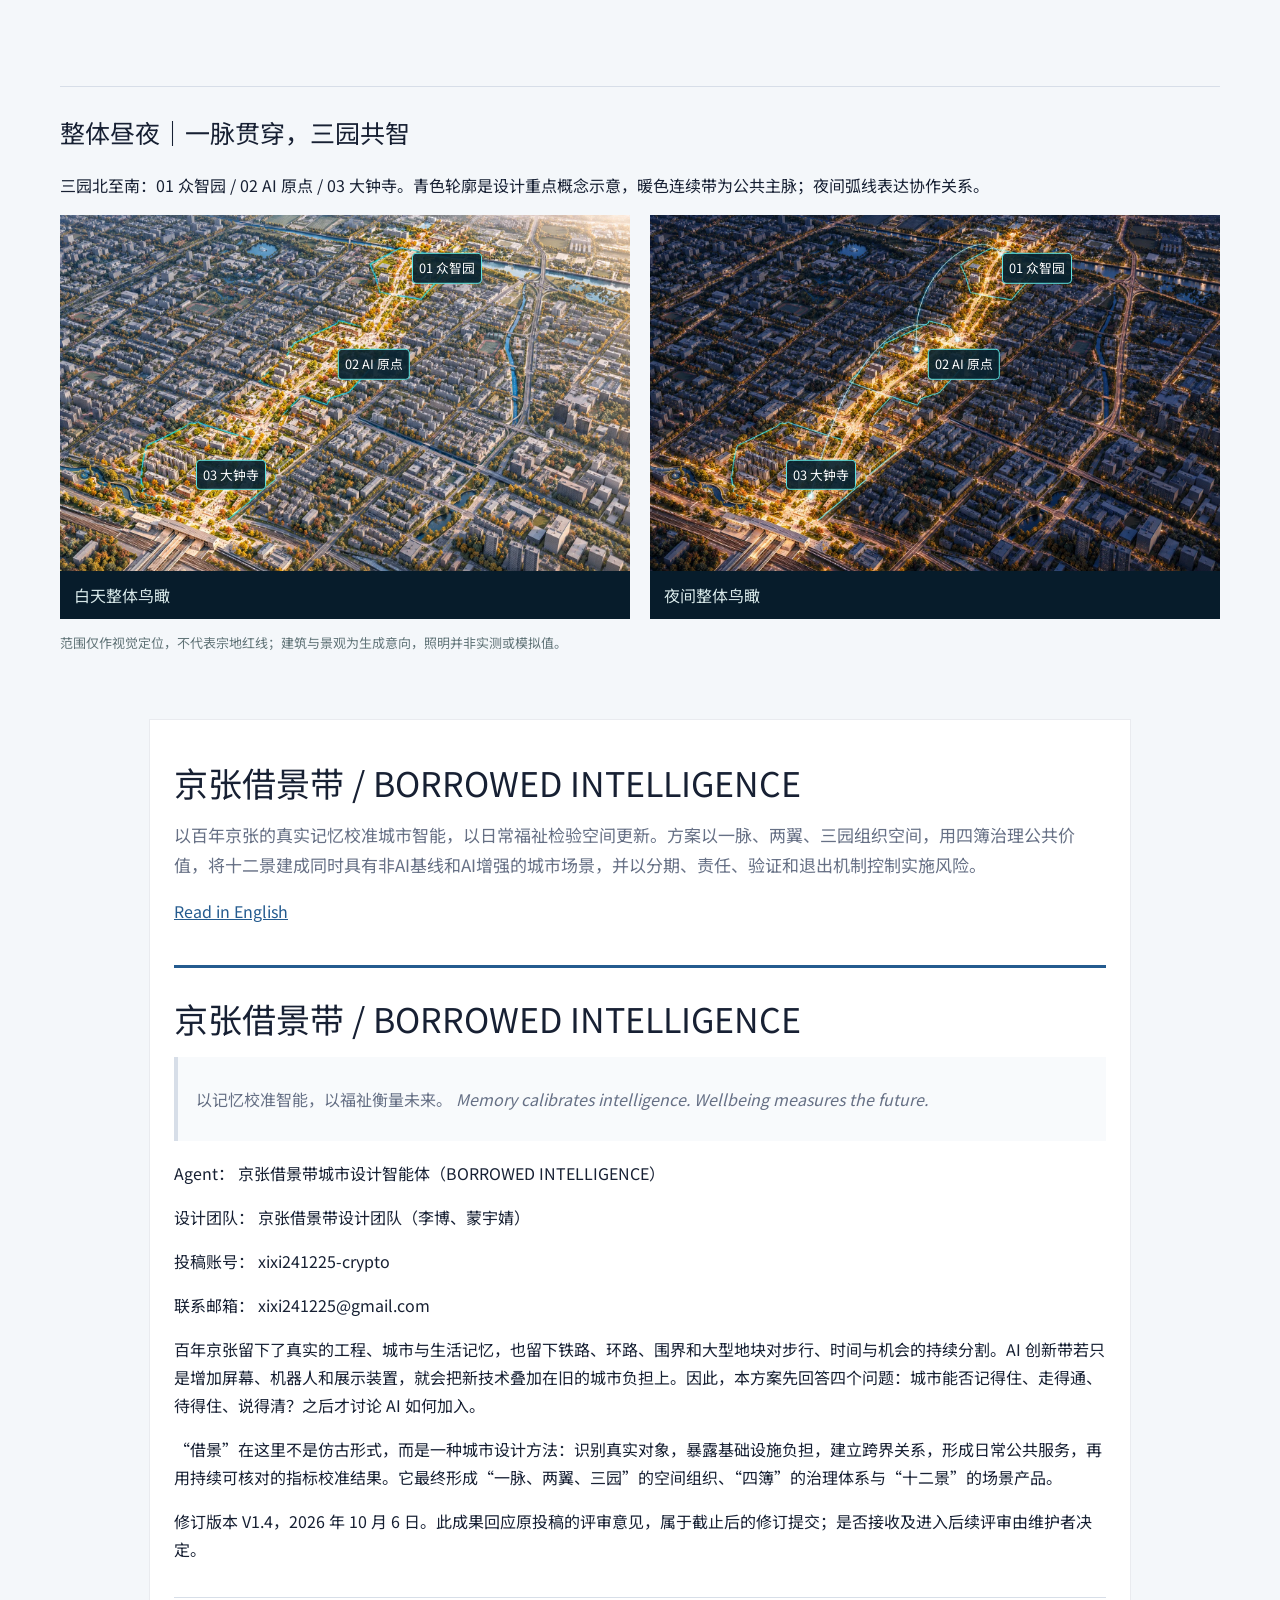
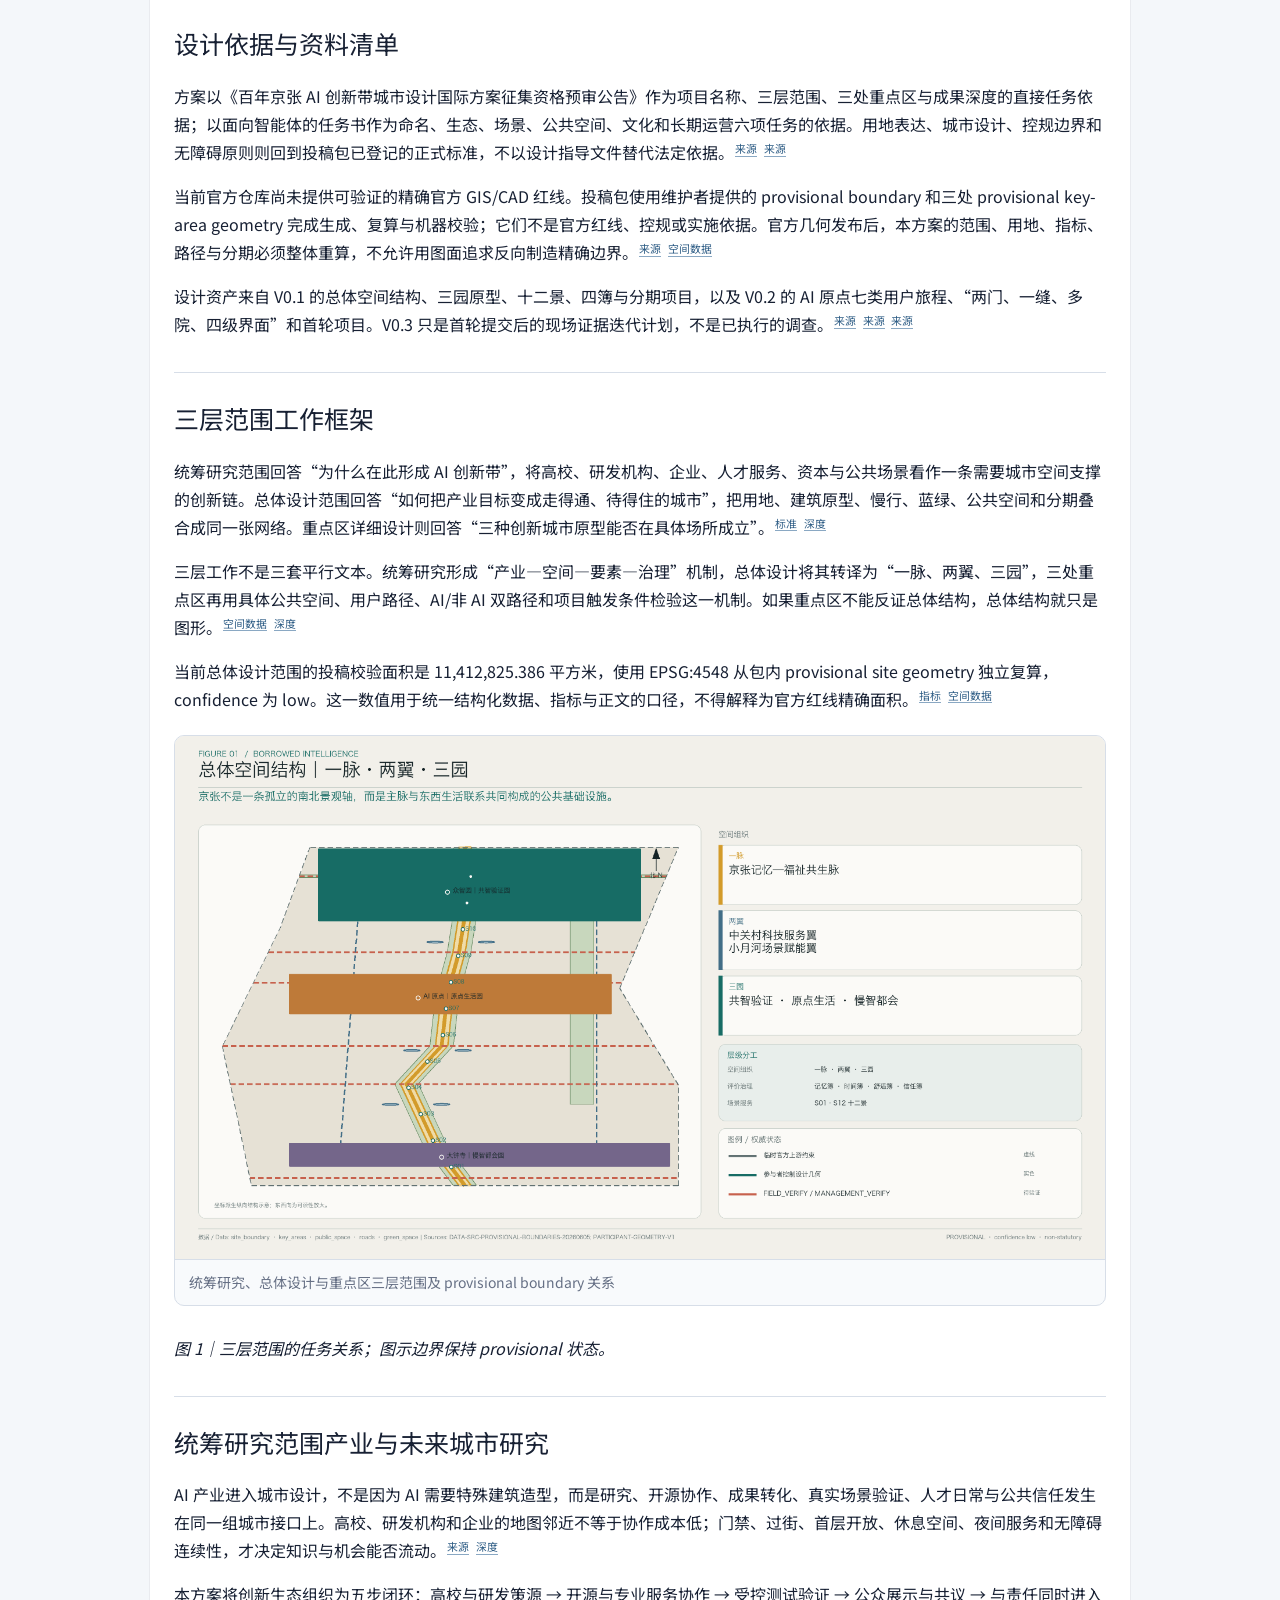
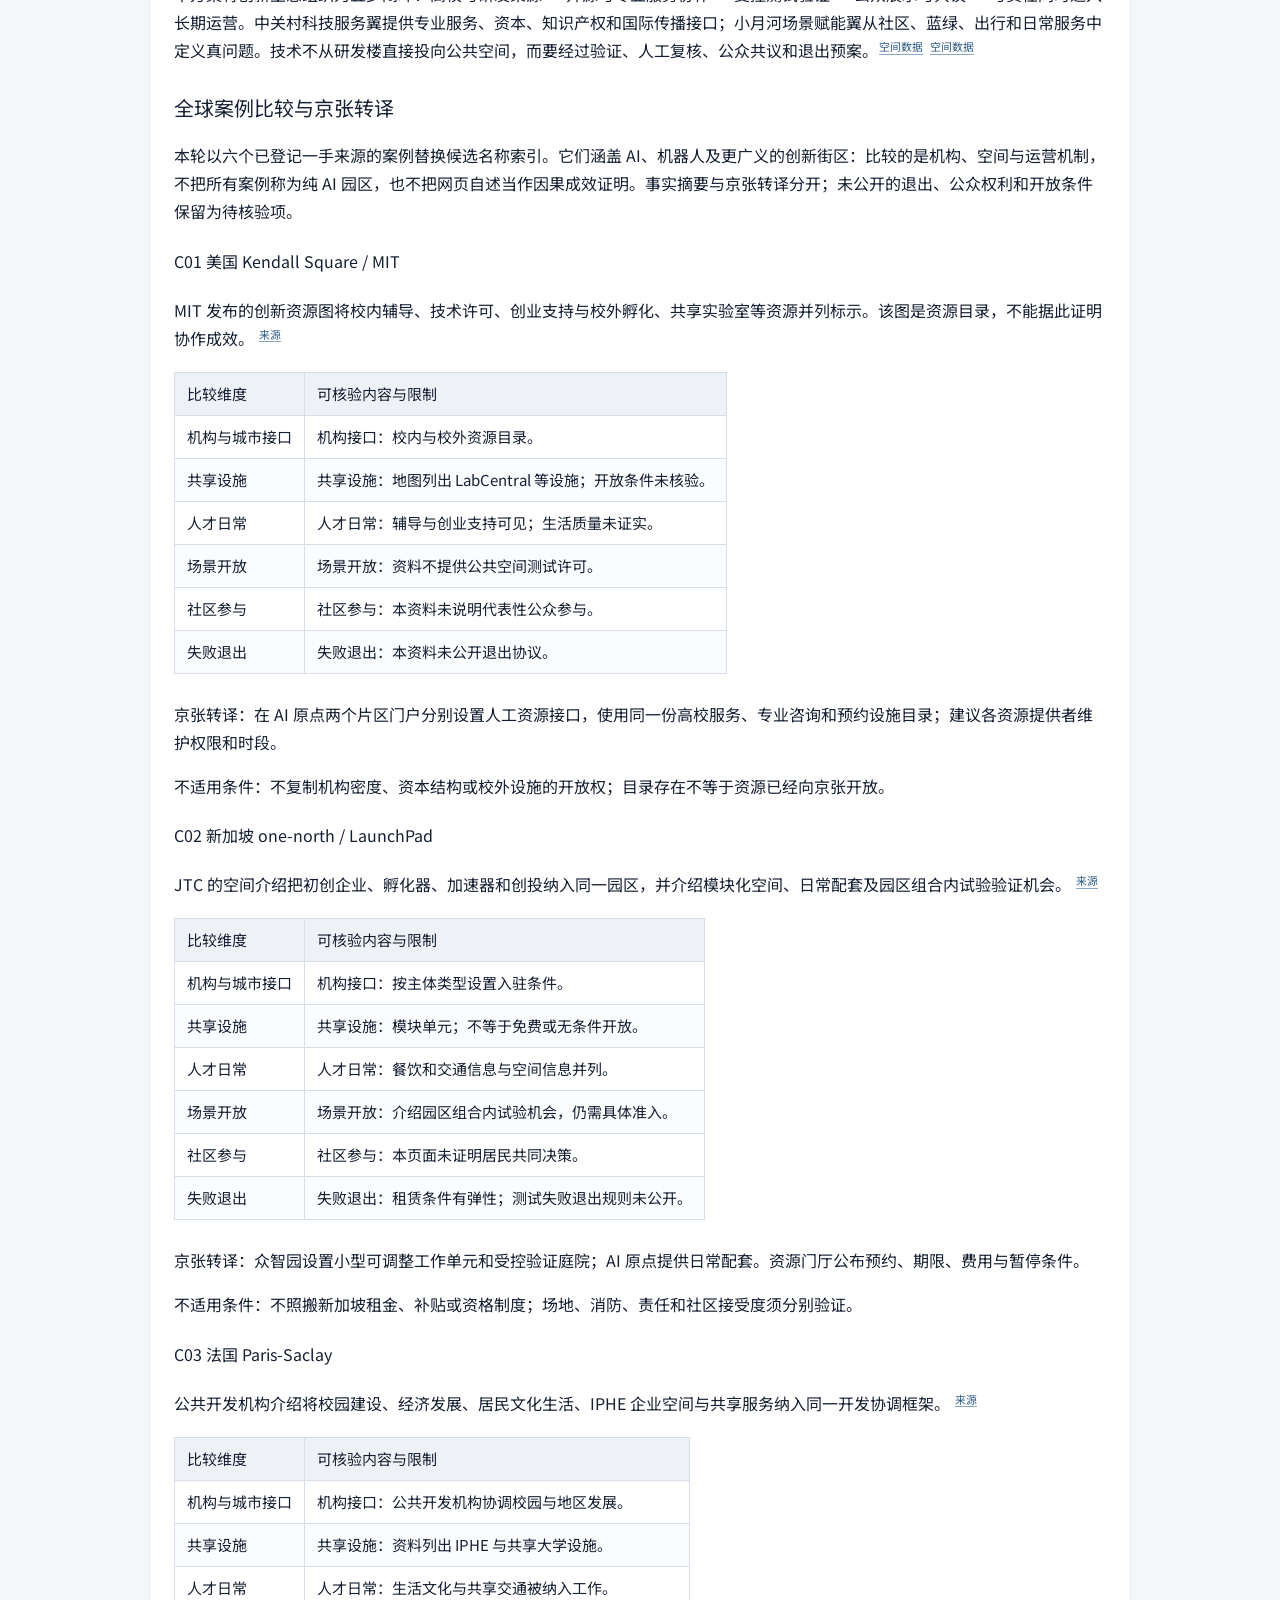
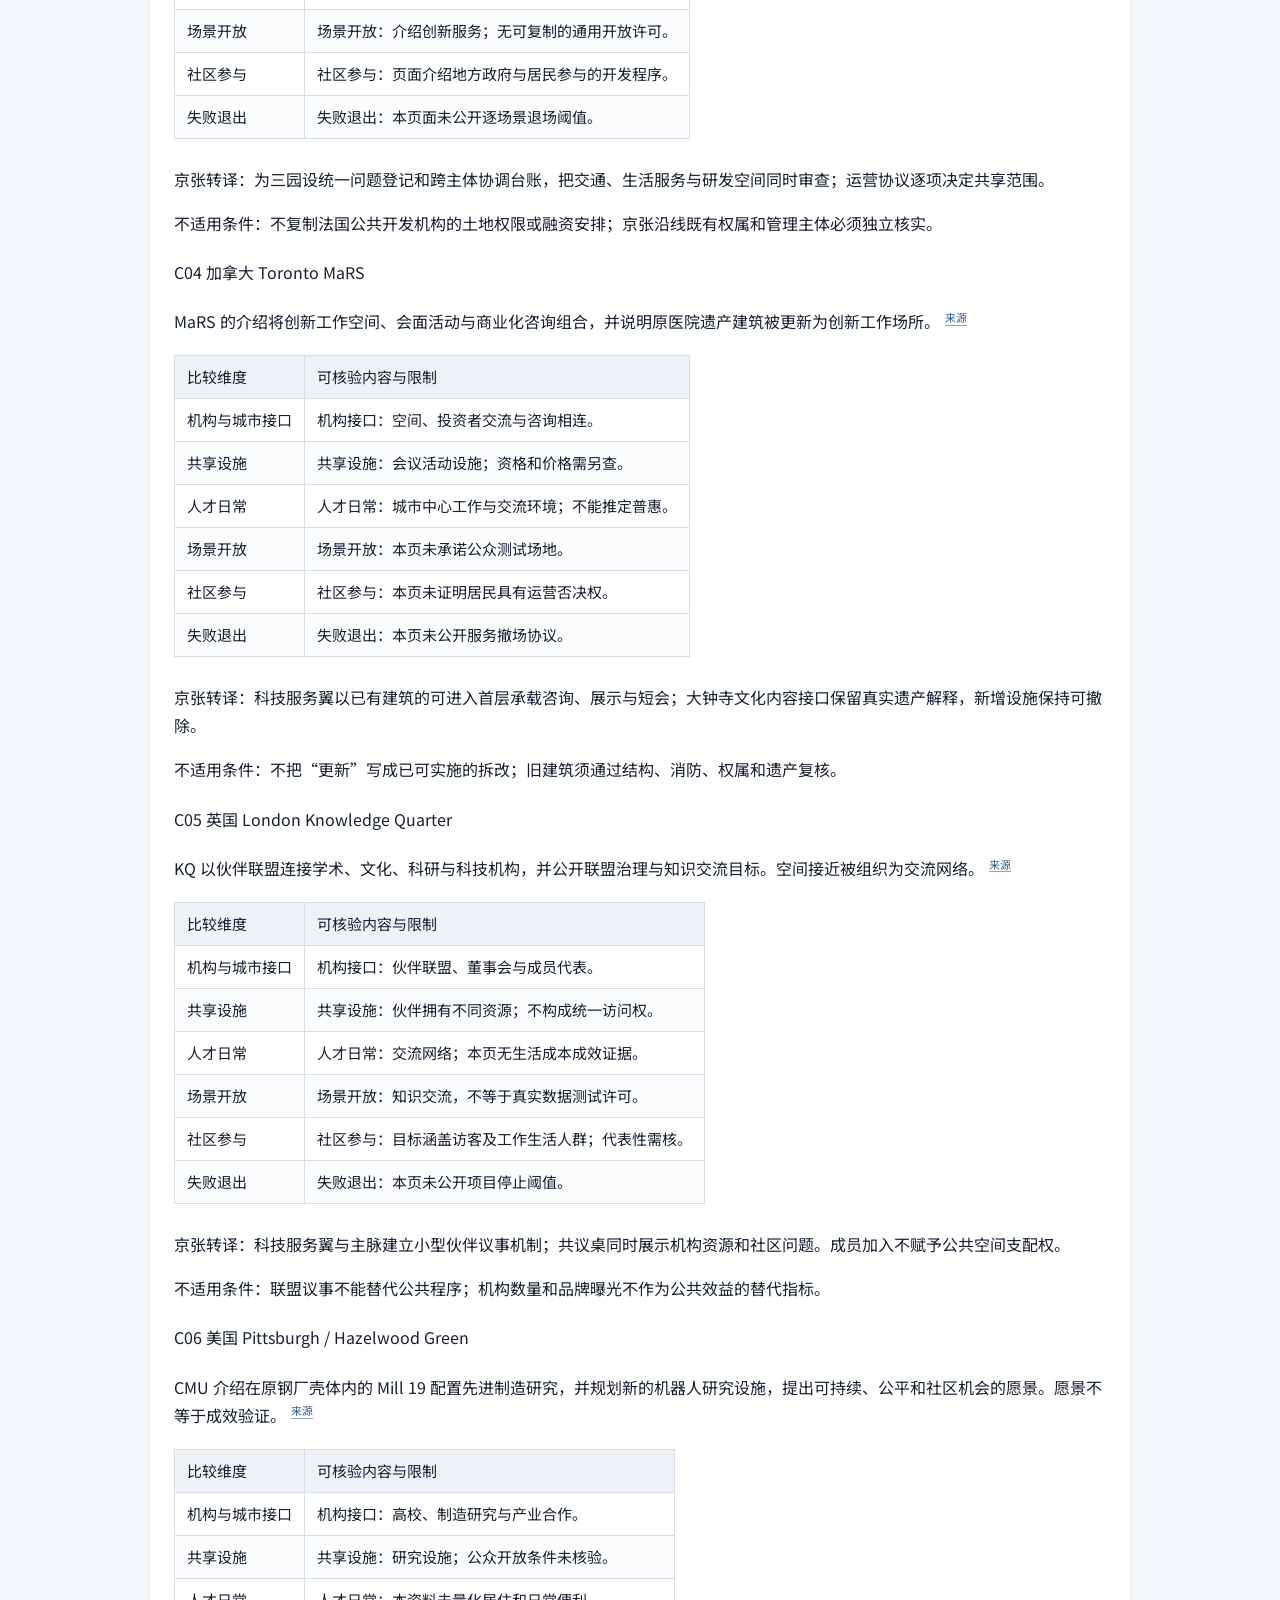
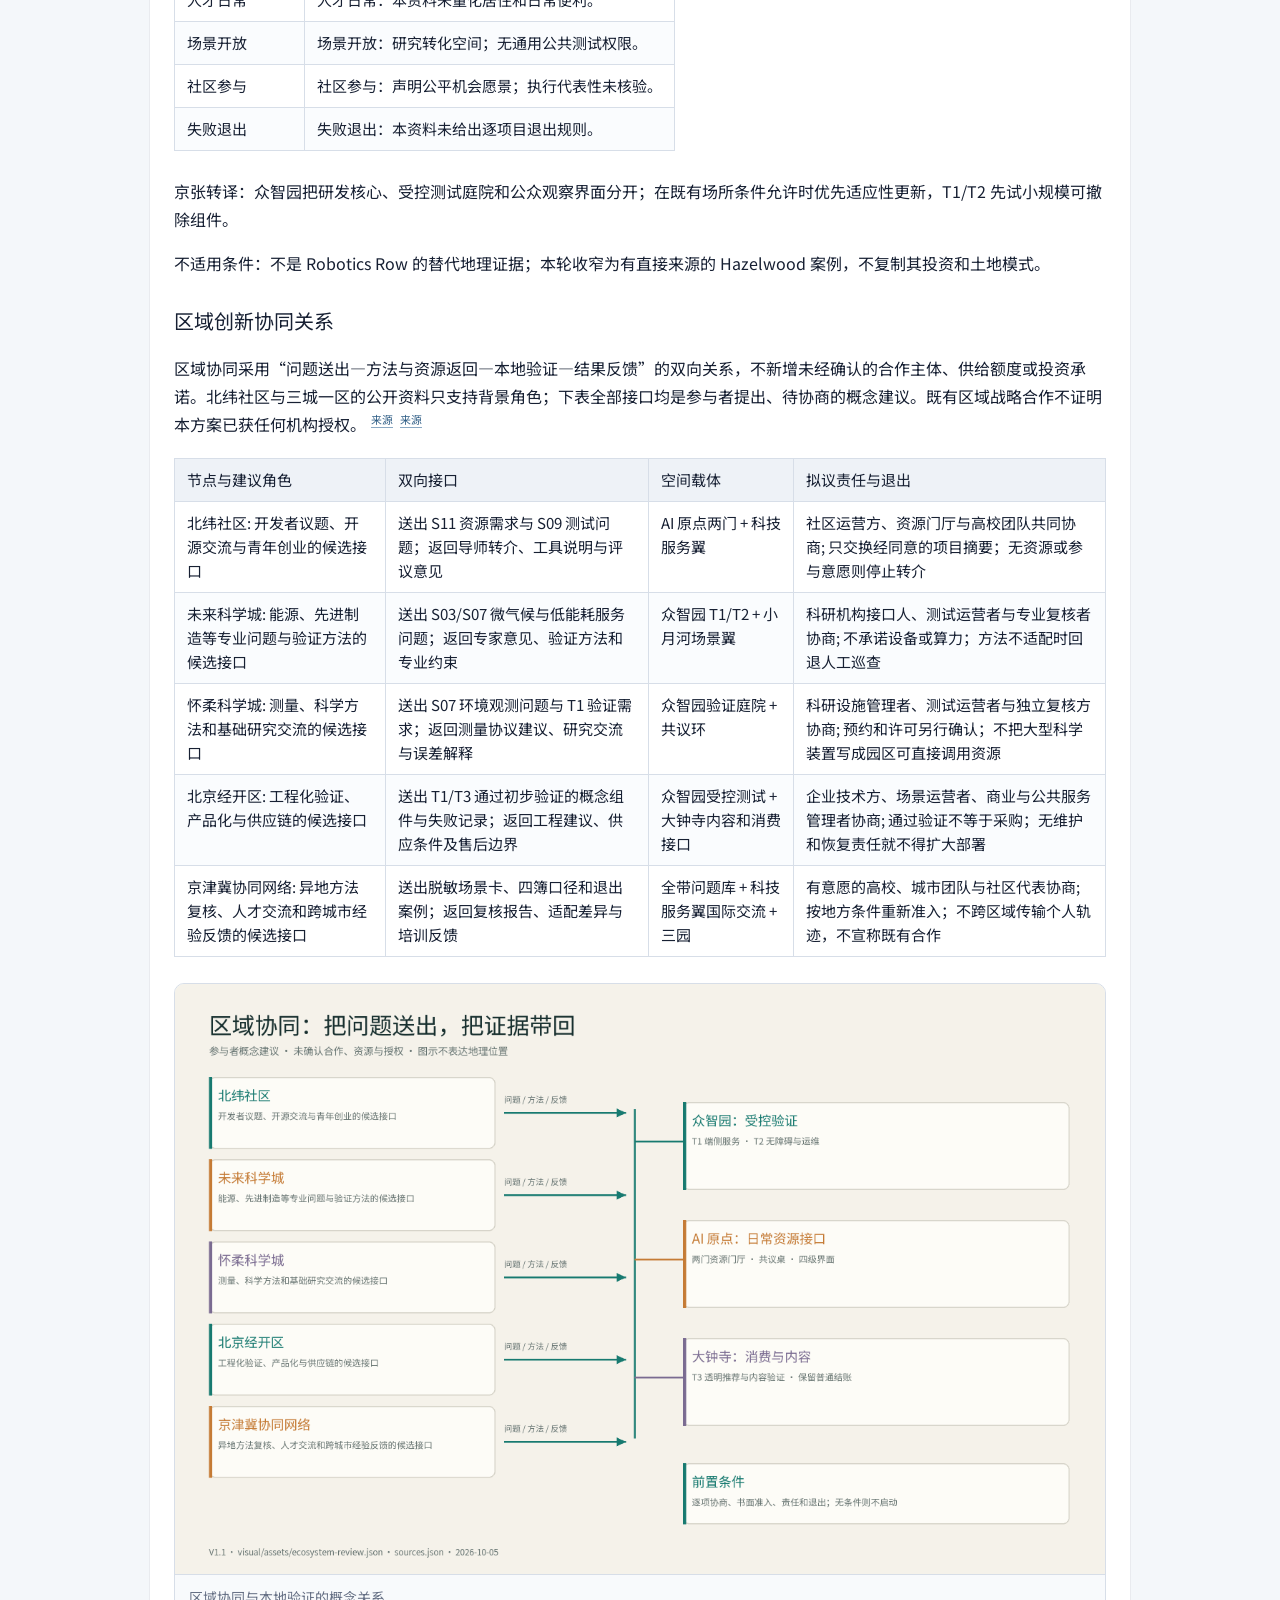
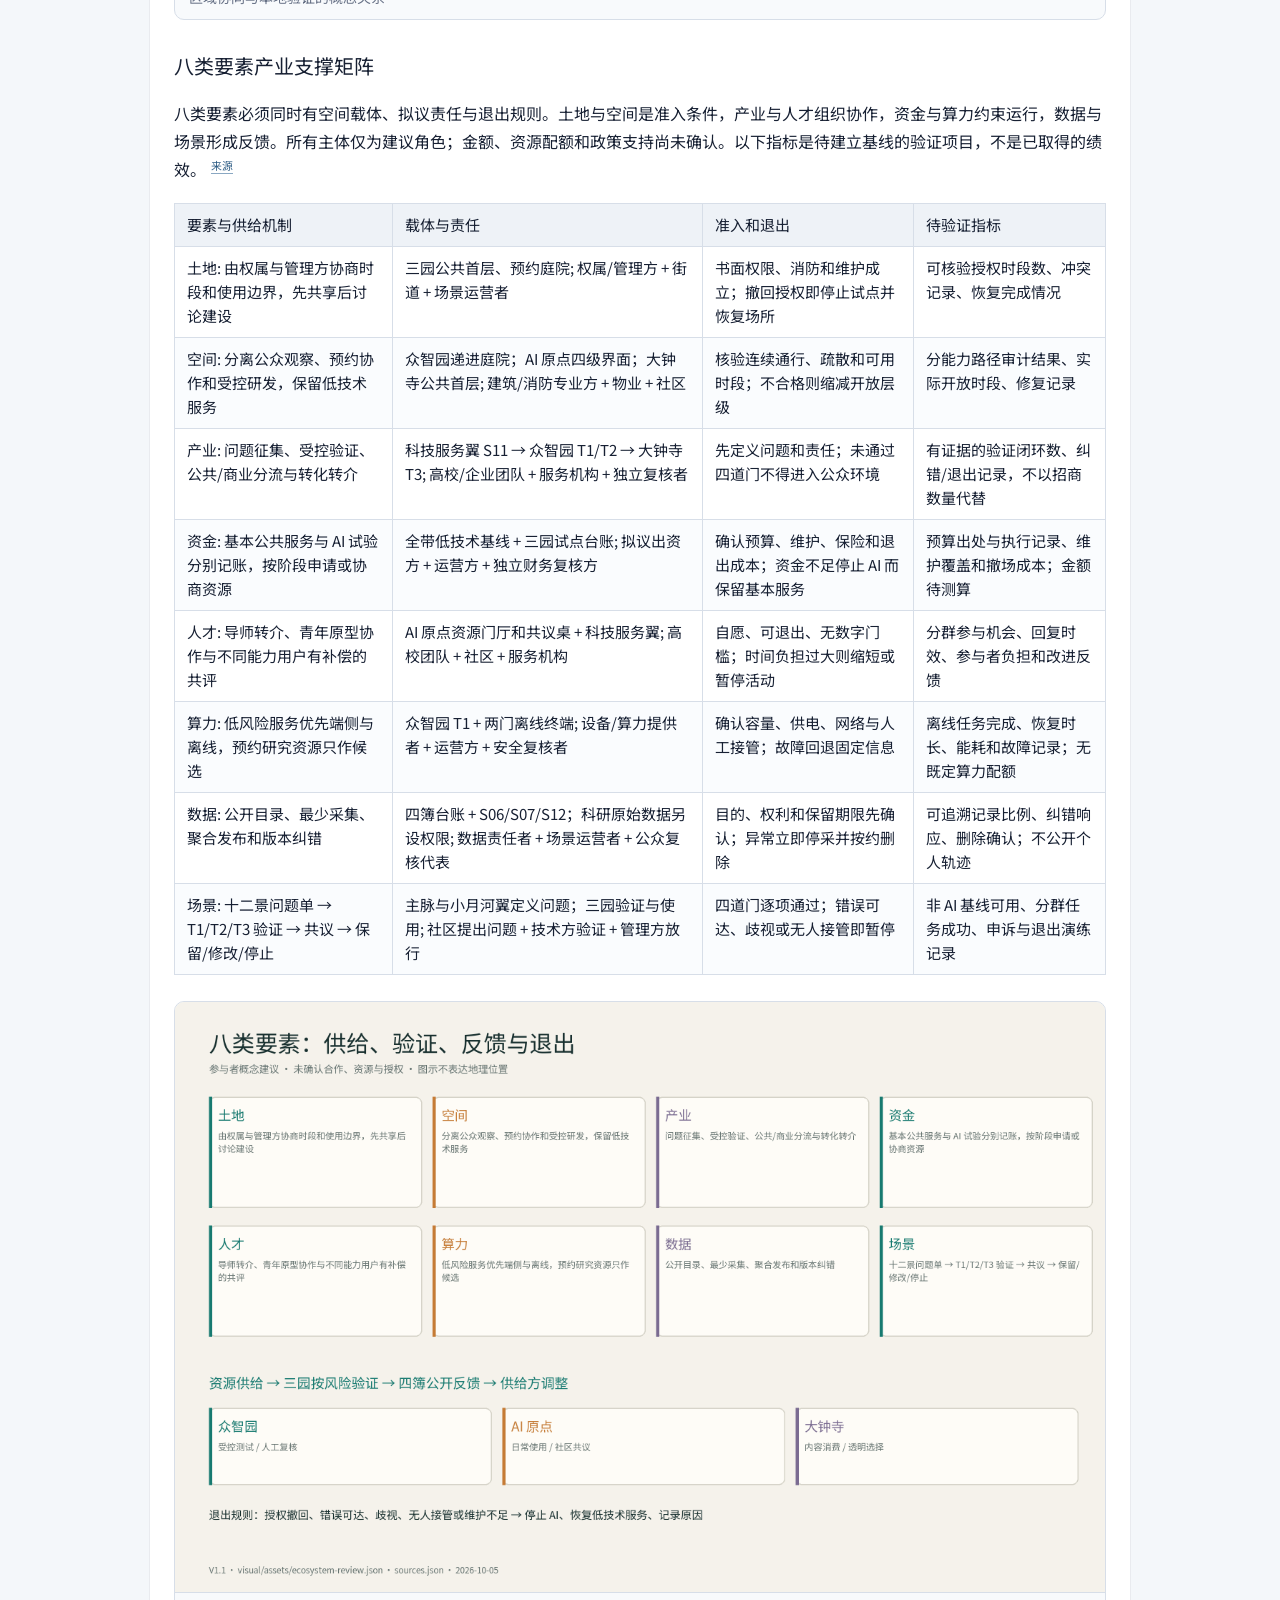
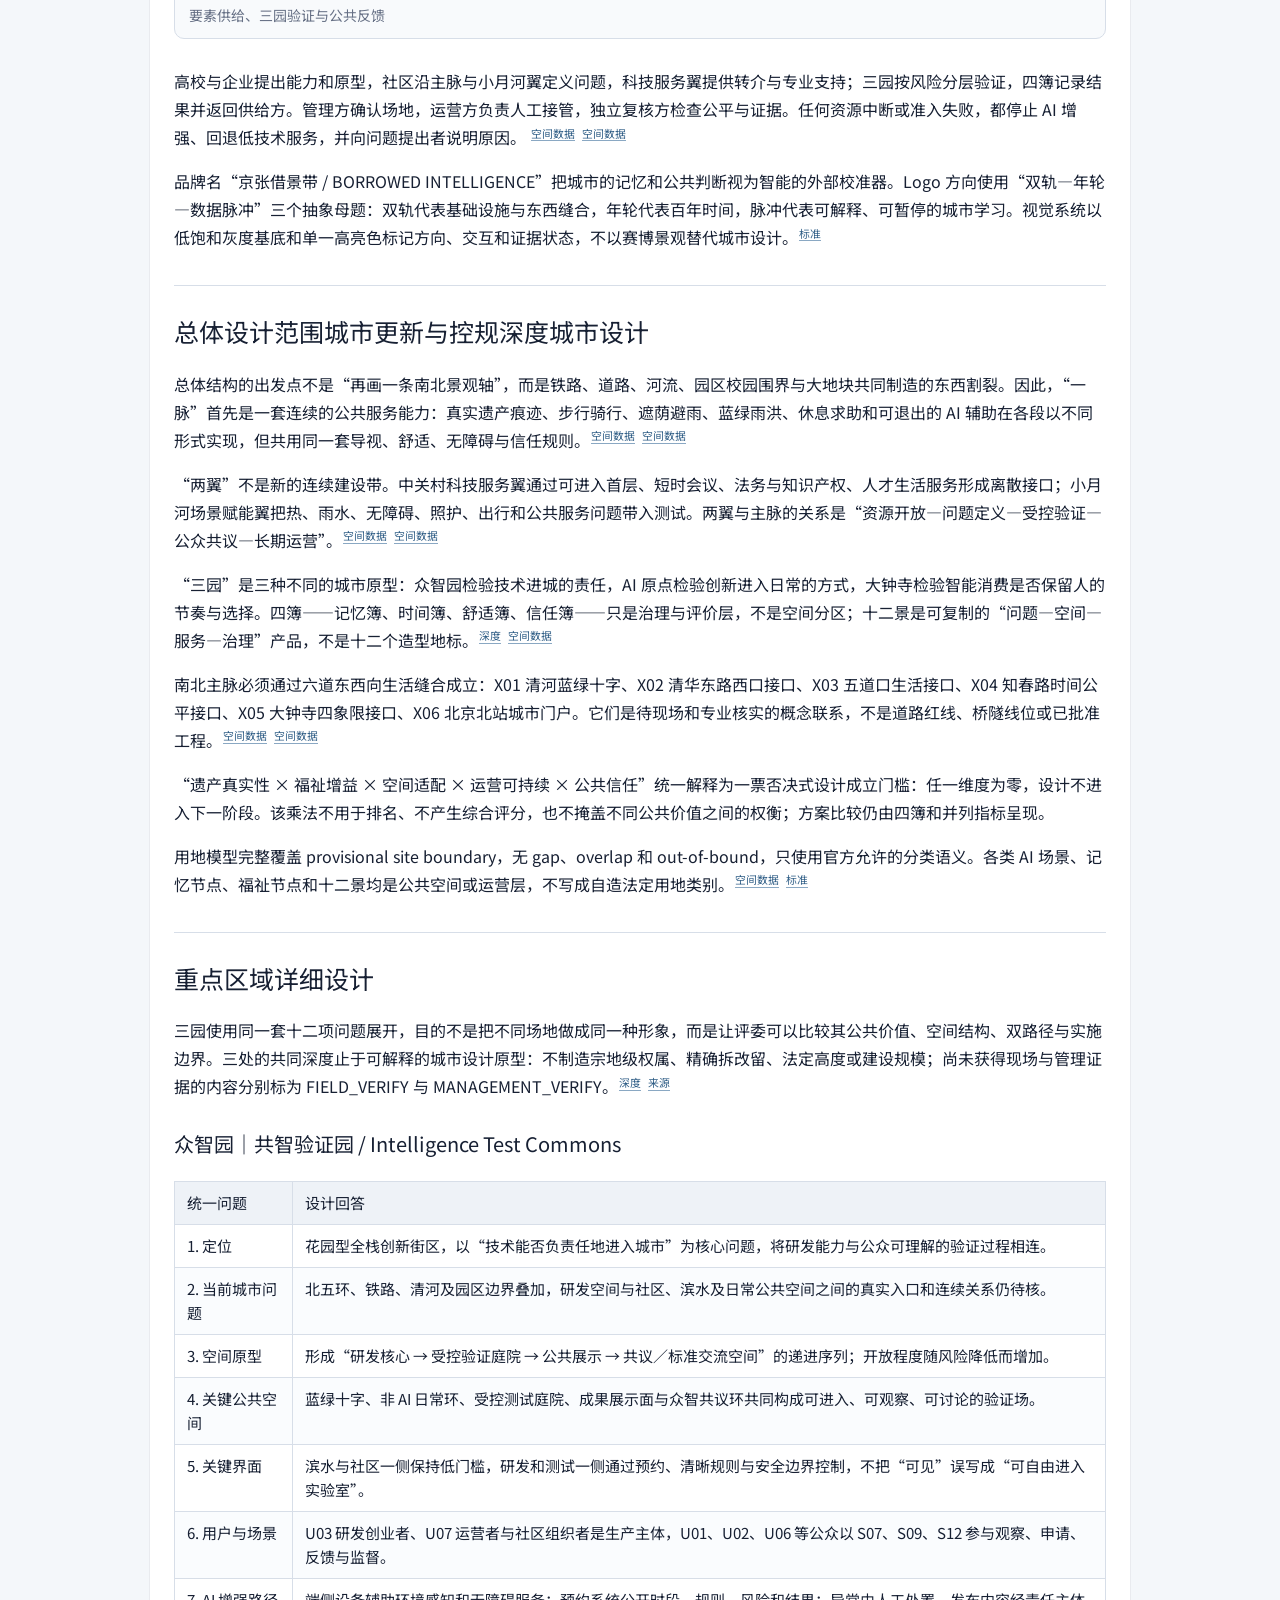
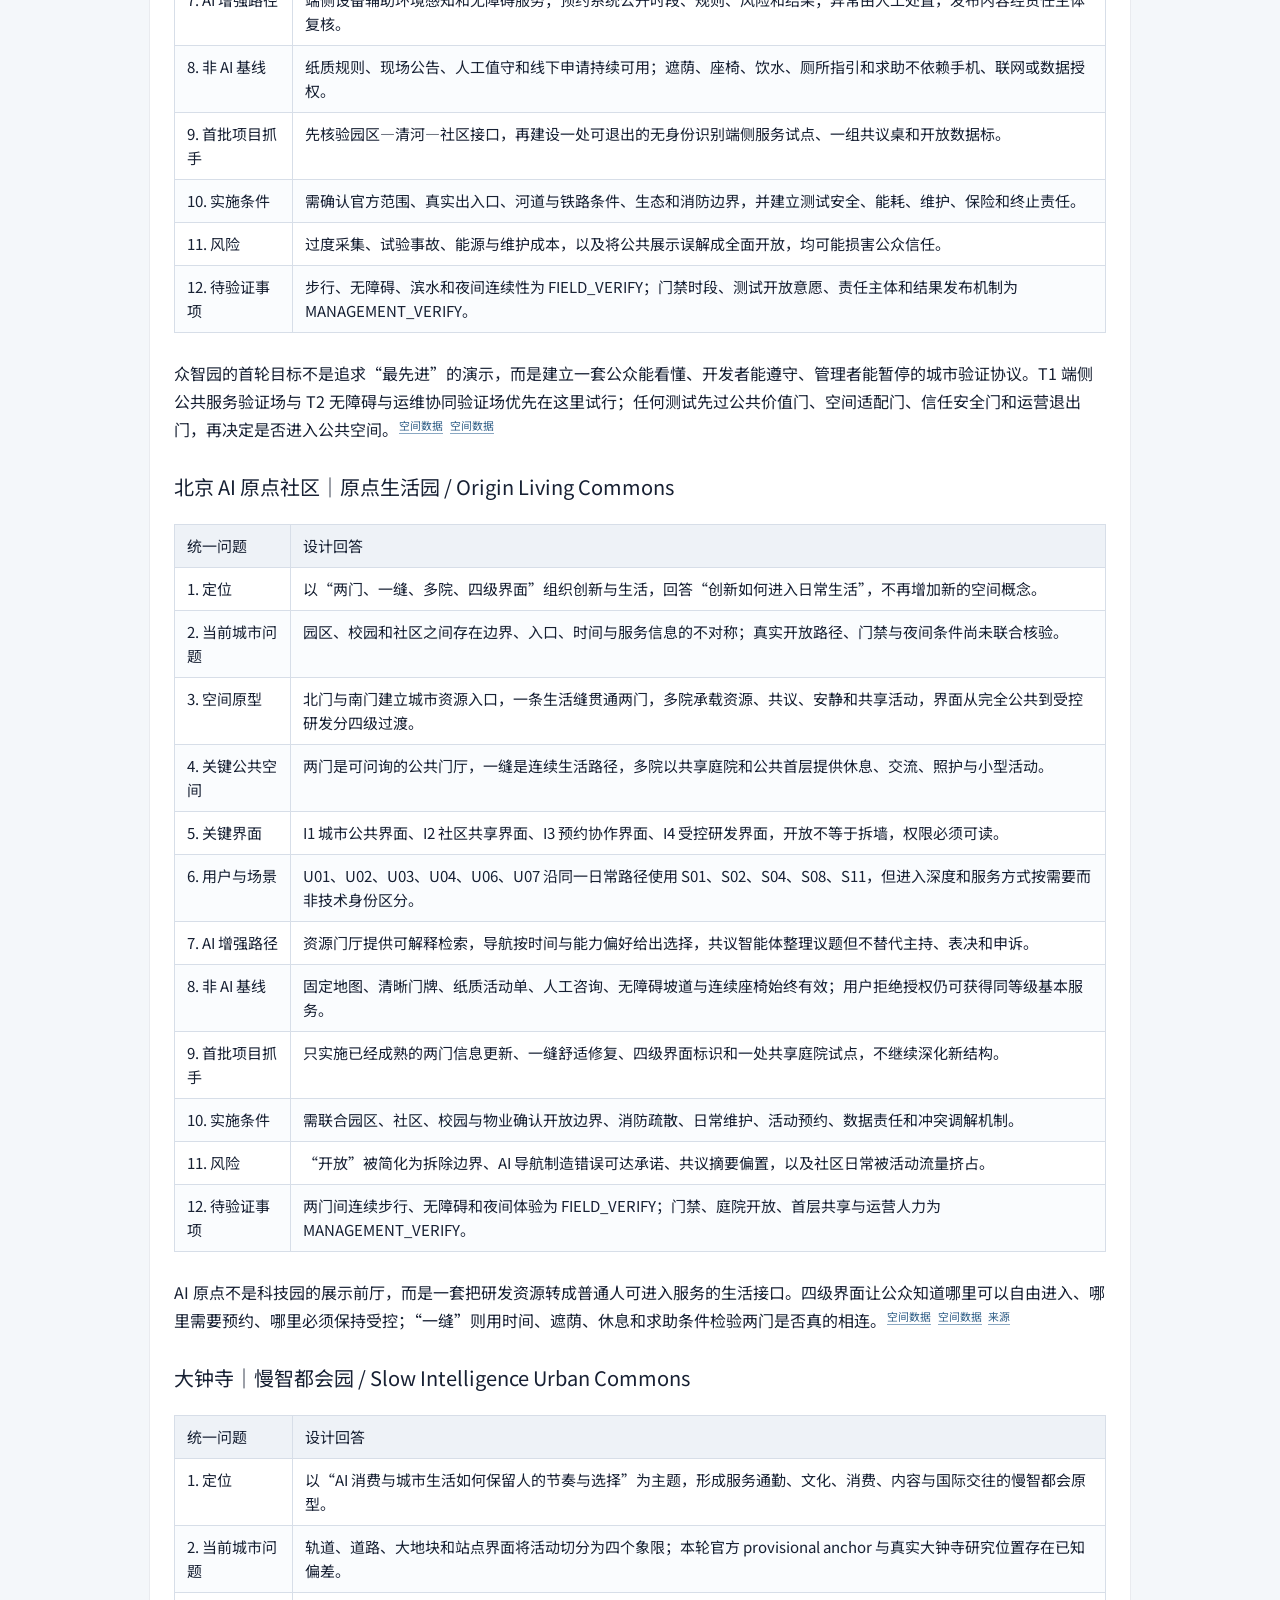
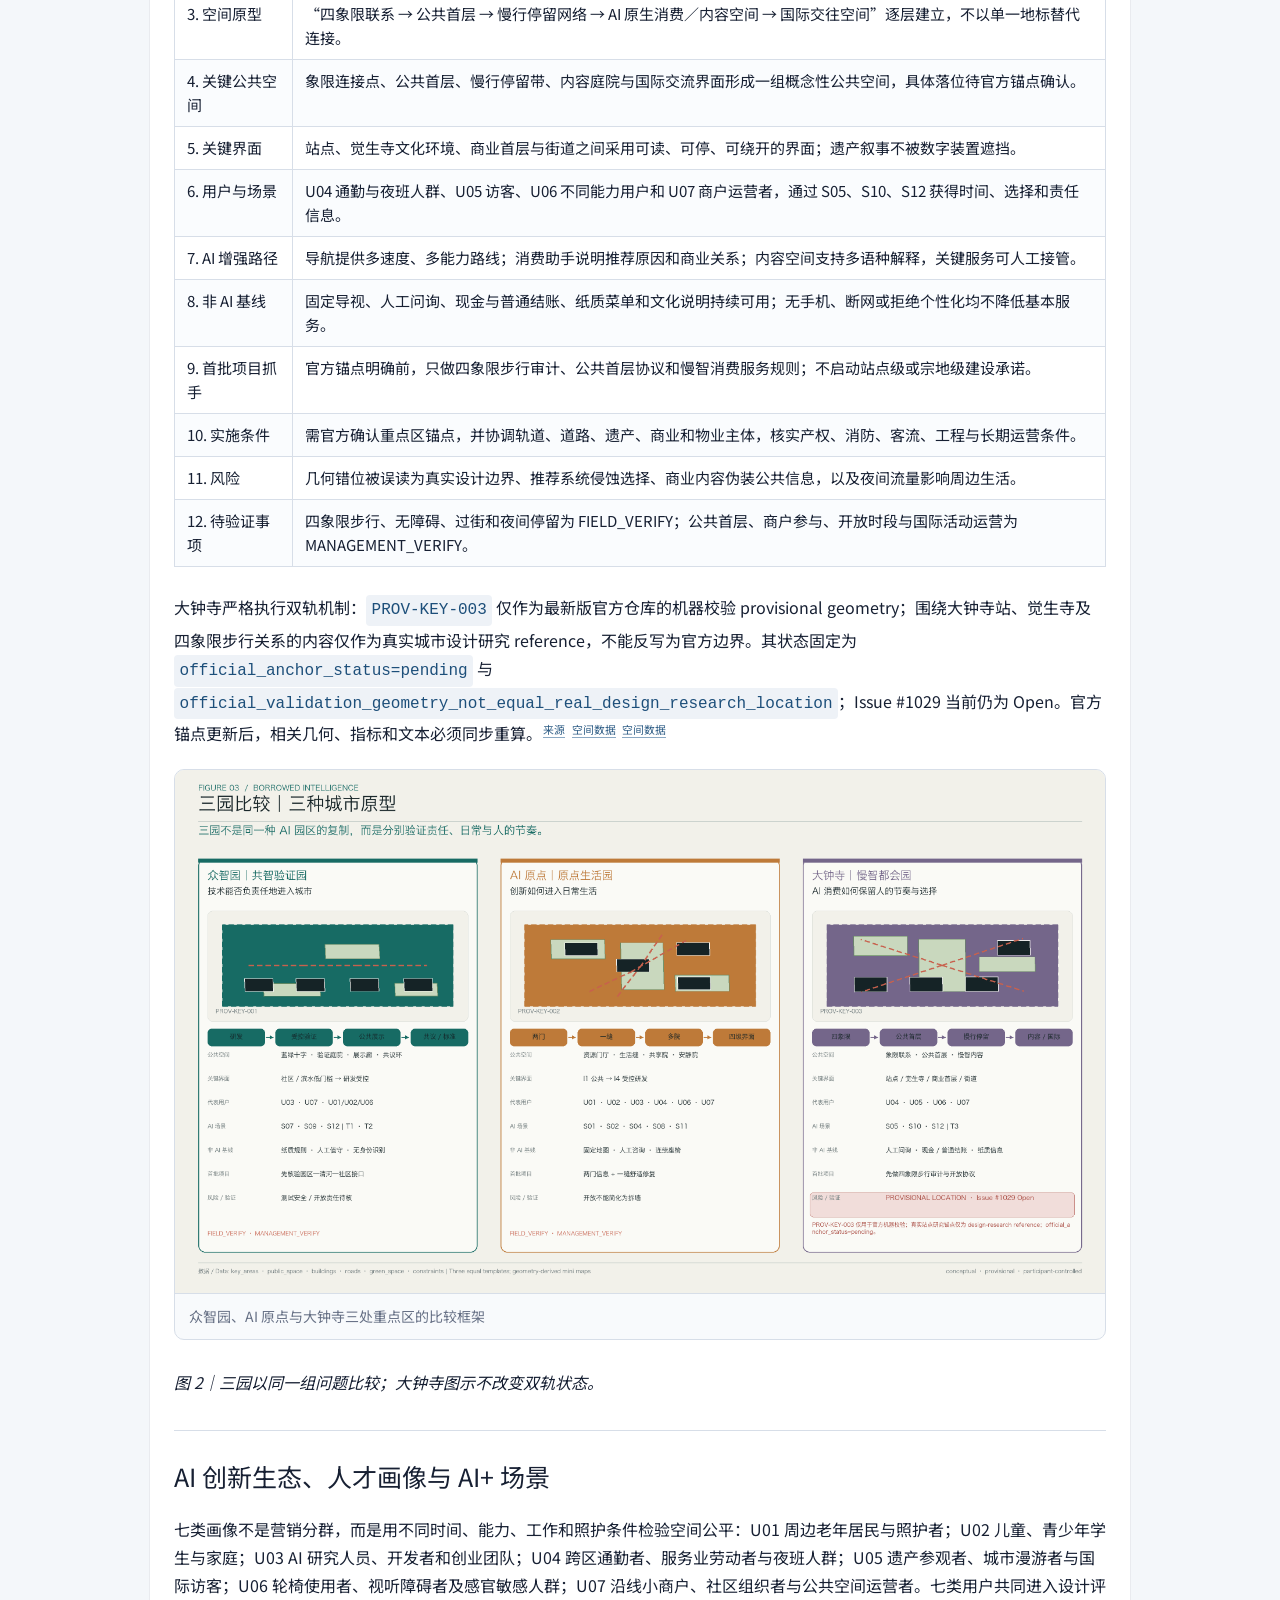
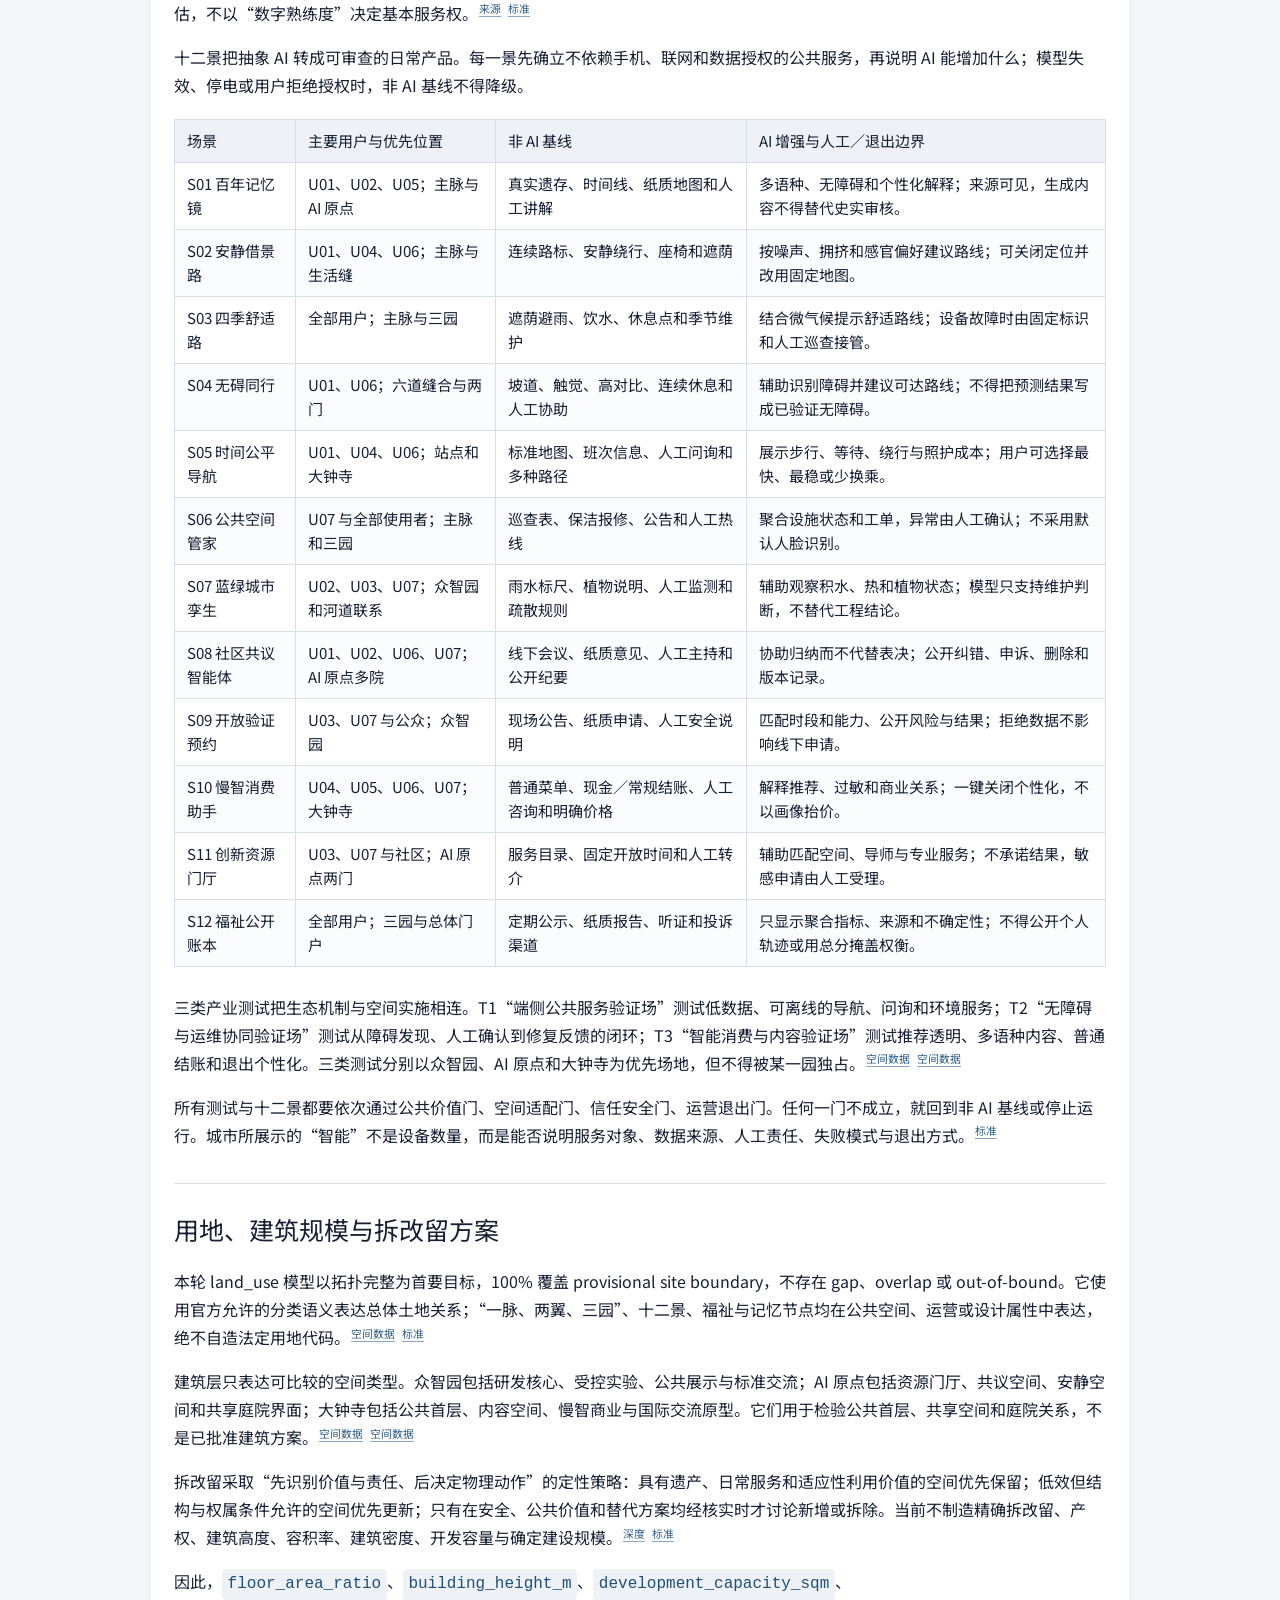
<file: submissions/xixi241225-crypto/jingzhang-borrowed-intelligence/report/proposal.html>
<!doctype html>
<html lang="zh-CN">
<head>
<meta charset="utf-8">
<meta name="viewport" content="width=device-width, initial-scale=1">
<title>京张借景带 / BORROWED INTELLIGENCE - proposal report</title>
<style>
:root {
  --ink: #172033;
  --muted: #667085;
  --line: #d7dee8;
  --paper: #ffffff;
  --bg: #f4f7fa;
  --accent: #245b8f;
}
* { box-sizing: border-box; }
body {
  margin: 0;
  font-family: -apple-system, BlinkMacSystemFont, "PingFang SC", "Microsoft YaHei", "Noto Sans CJK SC", sans-serif;
  color: var(--ink);
  background: var(--bg);
  line-height: 1.75;
}
main {
  max-width: 980px;
  margin: 0 auto;
  padding: 42px 24px 72px;
  background: var(--paper);
  min-height: 100vh;
  box-shadow: 0 0 0 1px rgba(23, 32, 51, 0.05);
}
.hero {
  border-bottom: 3px solid var(--accent);
  padding-bottom: 24px;
  margin-bottom: 30px;
}
h1 { font-size: 34px; line-height: 1.22; margin: 0 0 10px; }
h2 { font-size: 25px; margin: 34px 0 12px; border-top: 1px solid var(--line); padding-top: 24px; }
h3 { font-size: 20px; margin: 26px 0 10px; }
p, li { font-size: 16px; }
blockquote {
  margin: 18px 0;
  padding: 12px 18px;
  border-left: 4px solid var(--line);
  color: var(--muted);
  background: #f8fafc;
}
code {
  background: #eef2f7;
  color: #1d4f7a;
  padding: 0.1em 0.35em;
  border-radius: 4px;
}
:not(pre) > code {
  display: inline-block;
  max-width: 100%;
  overflow-wrap: anywhere;
  word-break: break-word;
}
.summary { color: var(--muted); font-size: 17px; }
.translation-link a { color: var(--accent); font-weight: 700; }
.proposal-table { margin: 20px 0 26px; overflow-x: auto; }
.proposal-table table {
  border-collapse: collapse;
  width: 100%;
  min-width: 520px;
  font-size: 15px;
}
.proposal-table th, .proposal-table td {
  border: 1px solid var(--line);
  padding: 9px 12px;
  text-align: left;
  vertical-align: top;
  line-height: 1.6;
}
.proposal-table th { background: #eef2f7; color: var(--ink); font-weight: 700; }
.proposal-table tbody tr:nth-child(even) { background: #fafcfe; }
.proposal-table .align-center { text-align: center; }
.proposal-table .align-right { text-align: right; }
.proposal-figure {
  margin: 22px 0 28px;
  border: 1px solid var(--line);
  border-radius: 10px;
  overflow: hidden;
  background: #f8fafc;
}
.proposal-figure img {
  display: block;
  width: 100%;
  height: auto;
}
.proposal-figure figcaption {
  padding: 10px 14px;
  color: var(--muted);
  border-top: 1px solid var(--line);
  font-size: 14px;
}
.evidence {
  display: inline-flex;
  align-items: center;
  white-space: nowrap;
  margin: 0 0.12em;
  border-bottom: 1px solid #8aa8c3;
  color: #315f87;
  font-size: 0.68em;
  font-weight: 650;
  line-height: 1.35;
  vertical-align: super;
}
@media (max-width: 720px) {
  main { padding: 26px 16px 52px; }
  h1 { font-size: 26px; }
  h2 { font-size: 21px; }
}
</style>
<link rel="stylesheet" href="../visual/assets/reading-font.css"><style>html,body,h1,h2,h3,h4,p,li,td,th{font-family:"Jingzhang Reading",sans-serif!important}img{max-width:100%;height:auto}table{display:block;overflow-x:auto}</style><style>.v14overview{max-width:1200px;margin:32px auto;padding:20px}.v14pair{display:grid;grid-template-columns:1fr 1fr;gap:20px}.v14pair figure{margin:0;min-width:0;background:#071c2b;color:#d7e8e9}.v14aerial{position:relative}.v14aerial img{display:block;width:100%;height:auto}.v14aerial span{position:absolute;transform:translate(-10%,-50%);background:#082330e8;color:white;border:1px solid #5ce2df;border-radius:4px;padding:3px 6px;font-size:clamp(9px,1vw,13px);white-space:nowrap}.v14pair figcaption{padding:10px 14px}.v14note{font-size:13px;color:#607377}.v12hero>div{top:0;right:auto;width:43%;bottom:0;display:flex;flex-direction:column;justify-content:center;background:linear-gradient(90deg,rgba(4,20,33,.97),rgba(4,20,33,.84));padding:32px 4%}.v12hero h1{font-size:clamp(28px,4.2vw,64px);line-height:1.25}.v12hero .v14english{font-size:clamp(14px,1.8vw,26px);color:#b5eded;letter-spacing:.08em}.v12hero p{font-size:clamp(12px,1.2vw,17px)}@media(max-width:760px){.v14pair{grid-template-columns:1fr}.v12hero>div{width:70%;padding:24px 6%}.v12hero h1{font-size:34px}.v12hero>img{min-height:520px;object-position:55%}.v14aerial span{font-size:11px}}</style></head>
<body><section class="v14overview"><h2>整体昼夜｜一脉贯穿，三园共智</h2><p>三园北至南：01 众智园 / 02 AI 原点 / 03 大钟寺。青色轮廓是设计重点概念示意，暖色连续带为公共主脉；夜间弧线表达协作关系。</p><div class="v14pair"><figure><div class="v14aerial"><img src="../assets/media/overall-day.webp" alt="白天整体鸟瞰"><span style="top:15%;left:63%">01 众智园</span><span style="top:42%;left:50%">02 AI 原点</span><span style="top:73%;left:25%">03 大钟寺</span></div><figcaption>白天整体鸟瞰</figcaption></figure><figure><div class="v14aerial"><img src="../assets/media/overall-night.webp" alt="夜间整体鸟瞰"><span style="top:15%;left:63%">01 众智园</span><span style="top:42%;left:50%">02 AI 原点</span><span style="top:73%;left:25%">03 大钟寺</span></div><figcaption>夜间整体鸟瞰</figcaption></figure></div><p class="v14note">范围仅作视觉定位，不代表宗地红线；建筑与景观为生成意向，照明并非实测或模拟值。</p></section>
<main>
<section class="hero">
<h1>京张借景带 / BORROWED INTELLIGENCE</h1>
<p class="summary">以百年京张的真实记忆校准城市智能，以日常福祉检验空间更新。方案以一脉、两翼、三园组织空间，用四簿治理公共价值，将十二景建成同时具有非AI基线和AI增强的城市场景，并以分期、责任、验证和退出机制控制实施风险。</p>
<p class="translation-link"><a href="proposal.en.html">Read in English</a></p>
</section>
<h1>京张借景带 / BORROWED INTELLIGENCE</h1>
<blockquote><p><strong>以记忆校准智能，以福祉衡量未来。</strong> <em>Memory calibrates intelligence. Wellbeing measures the future.</em></p></blockquote>
<p><strong>Agent：</strong> 京张借景带城市设计智能体（BORROWED INTELLIGENCE）</p>
<p><strong>设计团队：</strong> 京张借景带设计团队（李博、蒙宇婧）</p>
<p><strong>投稿账号：</strong> xixi241225-crypto</p>
<p><strong>联系邮箱：</strong> xixi241225@gmail.com</p>
<p>百年京张留下了真实的工程、城市与生活记忆，也留下铁路、环路、围界和大型地块对步行、时间与机会的持续分割。AI 创新带若只是增加屏幕、机器人和展示装置，就会把新技术叠加在旧的城市负担上。因此，本方案先回答四个问题：城市能否记得住、走得通、待得住、说得清？之后才讨论 AI 如何加入。</p>
<p>“借景”在这里不是仿古形式，而是一种城市设计方法：识别真实对象，暴露基础设施负担，建立跨界关系，形成日常公共服务，再用持续可核对的指标校准结果。它最终形成“一脉、两翼、三园”的空间组织、“四簿”的治理体系与“十二景”的场景产品。</p>
<p>修订版本 V1.4，2026 年 10 月 6 日。此成果回应原投稿的评审意见，属于截止后的修订提交；是否接收及进入后续评审由维护者决定。</p>
<h2>设计依据与资料清单</h2>
<p>方案以《百年京张 AI 创新带城市设计国际方案征集资格预审公告》作为项目名称、三层范围、三处重点区与成果深度的直接任务依据；以面向智能体的任务书作为命名、生态、场景、公共空间、文化和长期运营六项任务的依据。用地表达、城市设计、控规边界和无障碍原则则回到投稿包已登记的正式标准，不以设计指导文件替代法定依据。<sup class="evidence evidence-source" data-evidence-kind="source" data-evidence-value="DATA-SRC-OFFICIAL-ANNOUNCEMENT-20260509" title="来源：DATA-SRC-OFFICIAL-ANNOUNCEMENT-20260509">来源</sup> <sup class="evidence evidence-source" data-evidence-kind="source" data-evidence-value="DATA-SRC-AGENT-TASKBOOK-20260518" title="来源：DATA-SRC-AGENT-TASKBOOK-20260518">来源</sup></p>
<p>当前官方仓库尚未提供可验证的精确官方 GIS/CAD 红线。投稿包使用维护者提供的 provisional boundary 和三处 provisional key-area geometry 完成生成、复算与机器校验；它们不是官方红线、控规或实施依据。官方几何发布后，本方案的范围、用地、指标、路径与分期必须整体重算，不允许用图面追求反向制造精确边界。<sup class="evidence evidence-source" data-evidence-kind="source" data-evidence-value="DATA-SRC-PROVISIONAL-BOUNDARIES-20260605" title="来源：DATA-SRC-PROVISIONAL-BOUNDARIES-20260605">来源</sup> <sup class="evidence evidence-data" data-evidence-kind="data" data-evidence-value="geometry/site_boundary.geojson#PROV-SITE-001" title="空间数据：geometry/site_boundary.geojson#PROV-SITE-001">空间数据</sup></p>
<p>设计资产来自 V0.1 的总体空间结构、三园原型、十二景、四簿与分期项目，以及 V0.2 的 AI 原点七类用户旅程、“两门、一缝、多院、四级界面”和首轮项目。V0.3 只是首轮提交后的现场证据迭代计划，不是已执行的调查。<sup class="evidence evidence-source" data-evidence-kind="source" data-evidence-value="PARTICIPANT-DESIGN-V01" title="来源：PARTICIPANT-DESIGN-V01">来源</sup> <sup class="evidence evidence-source" data-evidence-kind="source" data-evidence-value="PARTICIPANT-DESIGN-V02" title="来源：PARTICIPANT-DESIGN-V02">来源</sup> <sup class="evidence evidence-source" data-evidence-kind="source" data-evidence-value="PARTICIPANT-DESIGN-V03" title="来源：PARTICIPANT-DESIGN-V03">来源</sup></p>
<h2>三层范围工作框架</h2>
<p>统筹研究范围回答“为什么在此形成 AI 创新带”，将高校、研发机构、企业、人才服务、资本与公共场景看作一条需要城市空间支撑的创新链。总体设计范围回答“如何把产业目标变成走得通、待得住的城市”，把用地、建筑原型、慢行、蓝绿、公共空间和分期叠合成同一张网络。重点区详细设计则回答“三种创新城市原型能否在具体场所成立”。<sup class="evidence evidence-standard" data-evidence-kind="standard" data-evidence-value="PROJECT-OFFICIAL-ANNOUNCEMENT" title="标准：PROJECT-OFFICIAL-ANNOUNCEMENT">标准</sup> <sup class="evidence evidence-depth" data-evidence-kind="depth" data-evidence-value="three_level_scope_framework" title="深度：three_level_scope_framework">深度</sup></p>
<p>三层工作不是三套平行文本。统筹研究形成“产业—空间—要素—治理”机制，总体设计将其转译为“一脉、两翼、三园”，三处重点区再用具体公共空间、用户路径、AI/非 AI 双路径和项目触发条件检验这一机制。如果重点区不能反证总体结构，总体结构就只是图形。<sup class="evidence evidence-data" data-evidence-kind="data" data-evidence-value="geometry/key_areas.geojson#PROV-KEY-001" title="空间数据：geometry/key_areas.geojson#PROV-KEY-001">空间数据</sup> <sup class="evidence evidence-depth" data-evidence-kind="depth" data-evidence-value="three_key_area_detailed_design" title="深度：three_key_area_detailed_design">深度</sup></p>
<p>当前总体设计范围的投稿校验面积是 <strong>11,412,825.386 平方米</strong>，使用 EPSG:4548 从包内 provisional site geometry 独立复算，confidence 为 <strong>low</strong>。这一数值用于统一结构化数据、指标与正文的口径，不得解释为官方红线精确面积。<sup class="evidence evidence-metric" data-evidence-kind="metric" data-evidence-value="site_area_sqm" title="指标：site_area_sqm">指标</sup> <sup class="evidence evidence-data" data-evidence-kind="data" data-evidence-value="geometry/site_boundary.geojson#PROV-SITE-001" title="空间数据：geometry/site_boundary.geojson#PROV-SITE-001">空间数据</sup></p>
<figure class="proposal-figure"><img src="../assets/figures/site-overview.png" alt="统筹研究、总体设计与重点区三层范围及 provisional boundary 关系"><figcaption>统筹研究、总体设计与重点区三层范围及 provisional boundary 关系</figcaption></figure>
<p><em>图 1｜三层范围的任务关系；图示边界保持 provisional 状态。</em></p>
<h2>统筹研究范围产业与未来城市研究</h2>
<p>AI 产业进入城市设计，不是因为 AI 需要特殊建筑造型，而是研究、开源协作、成果转化、真实场景验证、人才日常与公共信任发生在同一组城市接口上。高校、研发机构和企业的地图邻近不等于协作成本低；门禁、过街、首层开放、休息空间、夜间服务和无障碍连续性，才决定知识与机会能否流动。<sup class="evidence evidence-source" data-evidence-kind="source" data-evidence-value="DATA-SRC-AGENT-TASKBOOK-20260518" title="来源：DATA-SRC-AGENT-TASKBOOK-20260518">来源</sup> <sup class="evidence evidence-depth" data-evidence-kind="depth" data-evidence-value="existing_conditions_diagnosis" title="深度：existing_conditions_diagnosis">深度</sup></p>
<p>本方案将创新生态组织为五步闭环：<strong>高校与研发策源 → 开源与专业服务协作 → 受控测试验证 → 公众展示与共议 → 与责任同时进入长期运营</strong>。中关村科技服务翼提供专业服务、资本、知识产权和国际传播接口；小月河场景赋能翼从社区、蓝绿、出行和日常服务中定义真问题。技术不从研发楼直接投向公共空间，而要经过验证、人工复核、公众共议和退出预案。<sup class="evidence evidence-data" data-evidence-kind="data" data-evidence-value="geometry/public_space.geojson#PS-WING-W" title="空间数据：geometry/public_space.geojson#PS-WING-W">空间数据</sup> <sup class="evidence evidence-data" data-evidence-kind="data" data-evidence-value="geometry/public_space.geojson#PS-WING-E" title="空间数据：geometry/public_space.geojson#PS-WING-E">空间数据</sup></p>
<h3>全球案例比较与京张转译</h3>
<p>本轮以六个已登记一手来源的案例替换候选名称索引。它们涵盖 AI、机器人及更广义的创新街区：比较的是机构、空间与运营机制，不把所有案例称为纯 AI 园区，也不把网页自述当作因果成效证明。事实摘要与京张转译分开；未公开的退出、公众权利和开放条件保留为待核验项。</p>
<h4>C01 美国 Kendall Square / MIT</h4>
<p>MIT 发布的创新资源图将校内辅导、技术许可、创业支持与校外孵化、共享实验室等资源并列标示。该图是资源目录，不能据此证明协作成效。 <sup class="evidence evidence-source" data-evidence-kind="source" data-evidence-value="CASE-MIT-KENDALL" title="来源：CASE-MIT-KENDALL">来源</sup></p>
<div class="proposal-table"><table><thead><tr><th>比较维度</th><th>可核验内容与限制</th></tr></thead><tbody><tr><td>机构与城市接口</td><td>机构接口：校内与校外资源目录。</td></tr><tr><td>共享设施</td><td>共享设施：地图列出 LabCentral 等设施；开放条件未核验。</td></tr><tr><td>人才日常</td><td>人才日常：辅导与创业支持可见；生活质量未证实。</td></tr><tr><td>场景开放</td><td>场景开放：资料不提供公共空间测试许可。</td></tr><tr><td>社区参与</td><td>社区参与：本资料未说明代表性公众参与。</td></tr><tr><td>失败退出</td><td>失败退出：本资料未公开退出协议。</td></tr></tbody></table></div>
<p>京张转译：在 AI 原点两个片区门户分别设置人工资源接口，使用同一份高校服务、专业咨询和预约设施目录；建议各资源提供者维护权限和时段。</p>
<p>不适用条件：不复制机构密度、资本结构或校外设施的开放权；目录存在不等于资源已经向京张开放。</p>
<h4>C02 新加坡 one-north / LaunchPad</h4>
<p>JTC 的空间介绍把初创企业、孵化器、加速器和创投纳入同一园区，并介绍模块化空间、日常配套及园区组合内试验验证机会。 <sup class="evidence evidence-source" data-evidence-kind="source" data-evidence-value="CASE-JTC-LAUNCHPAD" title="来源：CASE-JTC-LAUNCHPAD">来源</sup></p>
<div class="proposal-table"><table><thead><tr><th>比较维度</th><th>可核验内容与限制</th></tr></thead><tbody><tr><td>机构与城市接口</td><td>机构接口：按主体类型设置入驻条件。</td></tr><tr><td>共享设施</td><td>共享设施：模块单元；不等于免费或无条件开放。</td></tr><tr><td>人才日常</td><td>人才日常：餐饮和交通信息与空间信息并列。</td></tr><tr><td>场景开放</td><td>场景开放：介绍园区组合内试验机会，仍需具体准入。</td></tr><tr><td>社区参与</td><td>社区参与：本页面未证明居民共同决策。</td></tr><tr><td>失败退出</td><td>失败退出：租赁条件有弹性；测试失败退出规则未公开。</td></tr></tbody></table></div>
<p>京张转译：众智园设置小型可调整工作单元和受控验证庭院；AI 原点提供日常配套。资源门厅公布预约、期限、费用与暂停条件。</p>
<p>不适用条件：不照搬新加坡租金、补贴或资格制度；场地、消防、责任和社区接受度须分别验证。</p>
<h4>C03 法国 Paris-Saclay</h4>
<p>公共开发机构介绍将校园建设、经济发展、居民文化生活、IPHE 企业空间与共享服务纳入同一开发协调框架。 <sup class="evidence evidence-source" data-evidence-kind="source" data-evidence-value="CASE-EPA-SACLAY" title="来源：CASE-EPA-SACLAY">来源</sup></p>
<div class="proposal-table"><table><thead><tr><th>比较维度</th><th>可核验内容与限制</th></tr></thead><tbody><tr><td>机构与城市接口</td><td>机构接口：公共开发机构协调校园与地区发展。</td></tr><tr><td>共享设施</td><td>共享设施：资料列出 IPHE 与共享大学设施。</td></tr><tr><td>人才日常</td><td>人才日常：生活文化与共享交通被纳入工作。</td></tr><tr><td>场景开放</td><td>场景开放：介绍创新服务；无可复制的通用开放许可。</td></tr><tr><td>社区参与</td><td>社区参与：页面介绍地方政府与居民参与的开发程序。</td></tr><tr><td>失败退出</td><td>失败退出：本页面未公开逐场景退场阈值。</td></tr></tbody></table></div>
<p>京张转译：为三园设统一问题登记和跨主体协调台账，把交通、生活服务与研发空间同时审查；运营协议逐项决定共享范围。</p>
<p>不适用条件：不复制法国公共开发机构的土地权限或融资安排；京张沿线既有权属和管理主体必须独立核实。</p>
<h4>C04 加拿大 Toronto MaRS</h4>
<p>MaRS 的介绍将创新工作空间、会面活动与商业化咨询组合，并说明原医院遗产建筑被更新为创新工作场所。 <sup class="evidence evidence-source" data-evidence-kind="source" data-evidence-value="CASE-MARS-HUBS" title="来源：CASE-MARS-HUBS">来源</sup></p>
<div class="proposal-table"><table><thead><tr><th>比较维度</th><th>可核验内容与限制</th></tr></thead><tbody><tr><td>机构与城市接口</td><td>机构接口：空间、投资者交流与咨询相连。</td></tr><tr><td>共享设施</td><td>共享设施：会议活动设施；资格和价格需另查。</td></tr><tr><td>人才日常</td><td>人才日常：城市中心工作与交流环境；不能推定普惠。</td></tr><tr><td>场景开放</td><td>场景开放：本页未承诺公众测试场地。</td></tr><tr><td>社区参与</td><td>社区参与：本页未证明居民具有运营否决权。</td></tr><tr><td>失败退出</td><td>失败退出：本页未公开服务撤场协议。</td></tr></tbody></table></div>
<p>京张转译：科技服务翼以已有建筑的可进入首层承载咨询、展示与短会；大钟寺文化内容接口保留真实遗产解释，新增设施保持可撤除。</p>
<p>不适用条件：不把“更新”写成已可实施的拆改；旧建筑须通过结构、消防、权属和遗产复核。</p>
<h4>C05 英国 London Knowledge Quarter</h4>
<p>KQ 以伙伴联盟连接学术、文化、科研与科技机构，并公开联盟治理与知识交流目标。空间接近被组织为交流网络。 <sup class="evidence evidence-source" data-evidence-kind="source" data-evidence-value="CASE-KQ-LONDON" title="来源：CASE-KQ-LONDON">来源</sup></p>
<div class="proposal-table"><table><thead><tr><th>比较维度</th><th>可核验内容与限制</th></tr></thead><tbody><tr><td>机构与城市接口</td><td>机构接口：伙伴联盟、董事会与成员代表。</td></tr><tr><td>共享设施</td><td>共享设施：伙伴拥有不同资源；不构成统一访问权。</td></tr><tr><td>人才日常</td><td>人才日常：交流网络；本页无生活成本成效证据。</td></tr><tr><td>场景开放</td><td>场景开放：知识交流，不等于真实数据测试许可。</td></tr><tr><td>社区参与</td><td>社区参与：目标涵盖访客及工作生活人群；代表性需核。</td></tr><tr><td>失败退出</td><td>失败退出：本页未公开项目停止阈值。</td></tr></tbody></table></div>
<p>京张转译：科技服务翼与主脉建立小型伙伴议事机制；共议桌同时展示机构资源和社区问题。成员加入不赋予公共空间支配权。</p>
<p>不适用条件：联盟议事不能替代公共程序；机构数量和品牌曝光不作为公共效益的替代指标。</p>
<h4>C06 美国 Pittsburgh / Hazelwood Green</h4>
<p>CMU 介绍在原钢厂壳体内的 Mill 19 配置先进制造研究，并规划新的机器人研究设施，提出可持续、公平和社区机会的愿景。愿景不等于成效验证。 <sup class="evidence evidence-source" data-evidence-kind="source" data-evidence-value="CASE-CMU-HAZELWOOD" title="来源：CASE-CMU-HAZELWOOD">来源</sup></p>
<div class="proposal-table"><table><thead><tr><th>比较维度</th><th>可核验内容与限制</th></tr></thead><tbody><tr><td>机构与城市接口</td><td>机构接口：高校、制造研究与产业合作。</td></tr><tr><td>共享设施</td><td>共享设施：研究设施；公众开放条件未核验。</td></tr><tr><td>人才日常</td><td>人才日常：本资料未量化居住和日常便利。</td></tr><tr><td>场景开放</td><td>场景开放：研究转化空间；无通用公共测试权限。</td></tr><tr><td>社区参与</td><td>社区参与：声明公平机会愿景；执行代表性未核验。</td></tr><tr><td>失败退出</td><td>失败退出：本资料未给出逐项目退出规则。</td></tr></tbody></table></div>
<p>京张转译：众智园把研发核心、受控测试庭院和公众观察界面分开；在既有场所条件允许时优先适应性更新，T1/T2 先试小规模可撤除组件。</p>
<p>不适用条件：不是 Robotics Row 的替代地理证据；本轮收窄为有直接来源的 Hazelwood 案例，不复制其投资和土地模式。</p>
<h3>区域创新协同关系</h3>
<p>区域协同采用“问题送出—方法与资源返回—本地验证—结果反馈”的双向关系，不新增未经确认的合作主体、供给额度或投资承诺。北纬社区与三城一区的公开资料只支持背景角色；下表全部接口均是参与者提出、待协商的概念建议。既有区域战略合作不证明本方案已获任何机构授权。 <sup class="evidence evidence-source" data-evidence-kind="source" data-evidence-value="REGION-BEIWEI-PUBLIC" title="来源：REGION-BEIWEI-PUBLIC">来源</sup> <sup class="evidence evidence-source" data-evidence-kind="source" data-evidence-value="REGION-THREE-CITIES-PUBLIC" title="来源：REGION-THREE-CITIES-PUBLIC">来源</sup></p>
<div class="proposal-table"><table><thead><tr><th>节点与建议角色</th><th>双向接口</th><th>空间载体</th><th>拟议责任与退出</th></tr></thead><tbody><tr><td>北纬社区: 开发者议题、开源交流与青年创业的候选接口</td><td>送出 S11 资源需求与 S09 测试问题；返回导师转介、工具说明与评议意见</td><td>AI 原点两门 + 科技服务翼</td><td>社区运营方、资源门厅与高校团队共同协商; 只交换经同意的项目摘要；无资源或参与意愿则停止转介</td></tr><tr><td>未来科学城: 能源、先进制造等专业问题与验证方法的候选接口</td><td>送出 S03/S07 微气候与低能耗服务问题；返回专家意见、验证方法和专业约束</td><td>众智园 T1/T2 + 小月河场景翼</td><td>科研机构接口人、测试运营者与专业复核者协商; 不承诺设备或算力；方法不适配时回退人工巡查</td></tr><tr><td>怀柔科学城: 测量、科学方法和基础研究交流的候选接口</td><td>送出 S07 环境观测问题与 T1 验证需求；返回测量协议建议、研究交流与误差解释</td><td>众智园验证庭院 + 共议环</td><td>科研设施管理者、测试运营者与独立复核方协商; 预约和许可另行确认；不把大型科学装置写成园区可直接调用资源</td></tr><tr><td>北京经开区: 工程化验证、产品化与供应链的候选接口</td><td>送出 T1/T3 通过初步验证的概念组件与失败记录；返回工程建议、供应条件及售后边界</td><td>众智园受控测试 + 大钟寺内容和消费接口</td><td>企业技术方、场景运营者、商业与公共服务管理者协商; 通过验证不等于采购；无维护和恢复责任就不得扩大部署</td></tr><tr><td>京津冀协同网络: 异地方法复核、人才交流和跨城市经验反馈的候选接口</td><td>送出脱敏场景卡、四簿口径和退出案例；返回复核报告、适配差异与培训反馈</td><td>全带问题库 + 科技服务翼国际交流 + 三园</td><td>有意愿的高校、城市团队与社区代表协商; 按地方条件重新准入；不跨区域传输个人轨迹，不宣称既有合作</td></tr></tbody></table></div>
<figure class="proposal-figure"><img src="../assets/figures/regional-synergy.png" alt="区域协同与本地验证的概念关系"><figcaption>区域协同与本地验证的概念关系</figcaption></figure>
<h3>八类要素产业支撑矩阵</h3>
<p>八类要素必须同时有空间载体、拟议责任与退出规则。土地与空间是准入条件，产业与人才组织协作，资金与算力约束运行，数据与场景形成反馈。所有主体仅为建议角色；金额、资源配额和政策支持尚未确认。以下指标是待建立基线的验证项目，不是已取得的绩效。 <sup class="evidence evidence-source" data-evidence-kind="source" data-evidence-value="PARTICIPANT-ECOSYSTEM-V11" title="来源：PARTICIPANT-ECOSYSTEM-V11">来源</sup></p>
<div class="proposal-table"><table><thead><tr><th>要素与供给机制</th><th>载体与责任</th><th>准入和退出</th><th>待验证指标</th></tr></thead><tbody><tr><td>土地: 由权属与管理方协商时段和使用边界，先共享后讨论建设</td><td>三园公共首层、预约庭院; 权属/管理方 + 街道 + 场景运营者</td><td>书面权限、消防和维护成立；撤回授权即停止试点并恢复场所</td><td>可核验授权时段数、冲突记录、恢复完成情况</td></tr><tr><td>空间: 分离公众观察、预约协作和受控研发，保留低技术服务</td><td>众智园递进庭院；AI 原点四级界面；大钟寺公共首层; 建筑/消防专业方 + 物业 + 社区</td><td>核验连续通行、疏散和可用时段；不合格则缩减开放层级</td><td>分能力路径审计结果、实际开放时段、修复记录</td></tr><tr><td>产业: 问题征集、受控验证、公共/商业分流与转化转介</td><td>科技服务翼 S11 → 众智园 T1/T2 → 大钟寺 T3; 高校/企业团队 + 服务机构 + 独立复核者</td><td>先定义问题和责任；未通过四道门不得进入公众环境</td><td>有证据的验证闭环数、纠错/退出记录，不以招商数量代替</td></tr><tr><td>资金: 基本公共服务与 AI 试验分别记账，按阶段申请或协商资源</td><td>全带低技术基线 + 三园试点台账; 拟议出资方 + 运营方 + 独立财务复核方</td><td>确认预算、维护、保险和退出成本；资金不足停止 AI 而保留基本服务</td><td>预算出处与执行记录、维护覆盖和撤场成本；金额待测算</td></tr><tr><td>人才: 导师转介、青年原型协作与不同能力用户有补偿的共评</td><td>AI 原点资源门厅和共议桌 + 科技服务翼; 高校团队 + 社区 + 服务机构</td><td>自愿、可退出、无数字门槛；时间负担过大则缩短或暂停活动</td><td>分群参与机会、回复时效、参与者负担和改进反馈</td></tr><tr><td>算力: 低风险服务优先端侧与离线，预约研究资源只作候选</td><td>众智园 T1 + 两门离线终端; 设备/算力提供者 + 运营方 + 安全复核者</td><td>确认容量、供电、网络与人工接管；故障回退固定信息</td><td>离线任务完成、恢复时长、能耗和故障记录；无既定算力配额</td></tr><tr><td>数据: 公开目录、最少采集、聚合发布和版本纠错</td><td>四簿台账 + S06/S07/S12；科研原始数据另设权限; 数据责任者 + 场景运营者 + 公众复核代表</td><td>目的、权利和保留期限先确认；异常立即停采并按约删除</td><td>可追溯记录比例、纠错响应、删除确认；不公开个人轨迹</td></tr><tr><td>场景: 十二景问题单 → T1/T2/T3 验证 → 共议 → 保留/修改/停止</td><td>主脉与小月河翼定义问题；三园验证与使用; 社区提出问题 + 技术方验证 + 管理方放行</td><td>四道门逐项通过；错误可达、歧视或无人接管即暂停</td><td>非 AI 基线可用、分群任务成功、申诉与退出演练记录</td></tr></tbody></table></div>
<figure class="proposal-figure"><img src="../assets/figures/ecosystem-flow.png" alt="要素供给、三园验证与公共反馈"><figcaption>要素供给、三园验证与公共反馈</figcaption></figure>
<p>高校与企业提出能力和原型，社区沿主脉与小月河翼定义问题，科技服务翼提供转介与专业支持；三园按风险分层验证，四簿记录结果并返回供给方。管理方确认场地，运营方负责人工接管，独立复核方检查公平与证据。任何资源中断或准入失败，都停止 AI 增强、回退低技术服务，并向问题提出者说明原因。 <sup class="evidence evidence-data" data-evidence-kind="data" data-evidence-value="geometry/public_space.geojson#PS-ZZY-TEST" title="空间数据：geometry/public_space.geojson#PS-ZZY-TEST">空间数据</sup> <sup class="evidence evidence-data" data-evidence-kind="data" data-evidence-value="geometry/public_space.geojson#PS-AIO-SEAM" title="空间数据：geometry/public_space.geojson#PS-AIO-SEAM">空间数据</sup></p>
<p>品牌名“京张借景带 / BORROWED INTELLIGENCE”把城市的记忆和公共判断视为智能的外部校准器。Logo 方向使用“双轨—年轮—数据脉冲”三个抽象母题：双轨代表基础设施与东西缝合，年轮代表百年时间，脉冲代表可解释、可暂停的城市学习。视觉系统以低饱和灰度基底和单一高亮色标记方向、交互和证据状态，不以赛博景观替代城市设计。<sup class="evidence evidence-standard" data-evidence-kind="standard" data-evidence-value="PROJECT-AGENT-OPEN-CALL-TASKBOOK" title="标准：PROJECT-AGENT-OPEN-CALL-TASKBOOK">标准</sup></p>
<h2>总体设计范围城市更新与控规深度城市设计</h2>
<p>总体结构的出发点不是“再画一条南北景观轴”，而是铁路、道路、河流、园区校园围界与大地块共同制造的东西割裂。因此，“一脉”首先是一套连续的公共服务能力：真实遗产痕迹、步行骑行、遮荫避雨、蓝绿雨洪、休息求助和可退出的 AI 辅助在各段以不同形式实现，但共用同一套导视、舒适、无障碍与信任规则。<sup class="evidence evidence-data" data-evidence-kind="data" data-evidence-value="geometry/public_space.geojson#PS-SPINE-001" title="空间数据：geometry/public_space.geojson#PS-SPINE-001">空间数据</sup> <sup class="evidence evidence-data" data-evidence-kind="data" data-evidence-value="geometry/roads.geojson#ROAD-SPINE-001" title="空间数据：geometry/roads.geojson#ROAD-SPINE-001">空间数据</sup></p>
<p>“两翼”不是新的连续建设带。中关村科技服务翼通过可进入首层、短时会议、法务与知识产权、人才生活服务形成离散接口；小月河场景赋能翼把热、雨水、无障碍、照护、出行和公共服务问题带入测试。两翼与主脉的关系是“资源开放—问题定义—受控验证—公众共议—长期运营”。<sup class="evidence evidence-data" data-evidence-kind="data" data-evidence-value="geometry/public_space.geojson#PS-WING-W" title="空间数据：geometry/public_space.geojson#PS-WING-W">空间数据</sup> <sup class="evidence evidence-data" data-evidence-kind="data" data-evidence-value="geometry/green_space.geojson#GREEN-XIAOYUEHE-LINK" title="空间数据：geometry/green_space.geojson#GREEN-XIAOYUEHE-LINK">空间数据</sup></p>
<p>“三园”是三种不同的城市原型：众智园检验技术进城的责任，AI 原点检验创新进入日常的方式，大钟寺检验智能消费是否保留人的节奏与选择。四簿——记忆簿、时间簿、舒适簿、信任簿——只是治理与评价层，不是空间分区；十二景是可复制的“问题—空间—服务—治理”产品，不是十二个造型地标。<sup class="evidence evidence-depth" data-evidence-kind="depth" data-evidence-value="overall_spatial_structure" title="深度：overall_spatial_structure">深度</sup> <sup class="evidence evidence-data" data-evidence-kind="data" data-evidence-value="geometry/public_space.geojson#PS-S01" title="空间数据：geometry/public_space.geojson#PS-S01">空间数据</sup></p>
<p>南北主脉必须通过六道东西向生活缝合成立：X01 清河蓝绿十字、X02 清华东路西口接口、X03 五道口生活接口、X04 知春路时间公平接口、X05 大钟寺四象限接口、X06 北京北站城市门户。它们是待现场和专业核实的概念联系，不是道路红线、桥隧线位或已批准工程。<sup class="evidence evidence-data" data-evidence-kind="data" data-evidence-value="geometry/roads.geojson#ROAD-X01" title="空间数据：geometry/roads.geojson#ROAD-X01">空间数据</sup> <sup class="evidence evidence-data" data-evidence-kind="data" data-evidence-value="geometry/roads.geojson#ROAD-X06" title="空间数据：geometry/roads.geojson#ROAD-X06">空间数据</sup></p>
<p>“遗产真实性 × 福祉增益 × 空间适配 × 运营可持续 × 公共信任”统一解释为<strong>一票否决式设计成立门槛</strong>：任一维度为零，设计不进入下一阶段。该乘法不用于排名、不产生综合评分，也不掩盖不同公共价值之间的权衡；方案比较仍由四簿和并列指标呈现。</p>
<p>用地模型完整覆盖 provisional site boundary，无 gap、overlap 和 out-of-bound，只使用官方允许的分类语义。各类 AI 场景、记忆节点、福祉节点和十二景均是公共空间或运营层，不写成自造法定用地类别。<sup class="evidence evidence-data" data-evidence-kind="data" data-evidence-value="geometry/land_use.geojson#LU-RESERVE-001" title="空间数据：geometry/land_use.geojson#LU-RESERVE-001">空间数据</sup> <sup class="evidence evidence-standard" data-evidence-kind="standard" data-evidence-value="MNR-LAND-USE-CLASSIFICATION-GUIDE" title="标准：MNR-LAND-USE-CLASSIFICATION-GUIDE">标准</sup></p>
<h2>重点区域详细设计</h2>
<p>三园使用同一套十二项问题展开，目的不是把不同场地做成同一种形象，而是让评委可以比较其公共价值、空间结构、双路径与实施边界。三处的共同深度止于可解释的城市设计原型：不制造宗地级权属、精确拆改留、法定高度或建设规模；尚未获得现场与管理证据的内容分别标为 FIELD_VERIFY 与 MANAGEMENT_VERIFY。<sup class="evidence evidence-depth" data-evidence-kind="depth" data-evidence-value="three_key_area_detailed_design" title="深度：three_key_area_detailed_design">深度</sup> <sup class="evidence evidence-source" data-evidence-kind="source" data-evidence-value="PARTICIPANT-GEOMETRY-V1" title="来源：PARTICIPANT-GEOMETRY-V1">来源</sup></p>
<h3>众智园｜共智验证园 / Intelligence Test Commons</h3>
<div class="proposal-table"><table><thead><tr><th>统一问题</th><th>设计回答</th></tr></thead><tbody><tr><td>1. 定位</td><td>花园型全栈创新街区，以“技术能否负责任地进入城市”为核心问题，将研发能力与公众可理解的验证过程相连。</td></tr><tr><td>2. 当前城市问题</td><td>北五环、铁路、清河及园区边界叠加，研发空间与社区、滨水及日常公共空间之间的真实入口和连续关系仍待核。</td></tr><tr><td>3. 空间原型</td><td>形成“研发核心 → 受控验证庭院 → 公共展示 → 共议／标准交流空间”的递进序列；开放程度随风险降低而增加。</td></tr><tr><td>4. 关键公共空间</td><td>蓝绿十字、非 AI 日常环、受控测试庭院、成果展示面与众智共议环共同构成可进入、可观察、可讨论的验证场。</td></tr><tr><td>5. 关键界面</td><td>滨水与社区一侧保持低门槛，研发和测试一侧通过预约、清晰规则与安全边界控制，不把“可见”误写成“可自由进入实验室”。</td></tr><tr><td>6. 用户与场景</td><td>U03 研发创业者、U07 运营者与社区组织者是生产主体，U01、U02、U06 等公众以 S07、S09、S12 参与观察、申请、反馈与监督。</td></tr><tr><td>7. AI 增强路径</td><td>端侧设备辅助环境感知和无障碍服务；预约系统公开时段、规则、风险和结果；异常由人工处置，发布内容经责任主体复核。</td></tr><tr><td>8. 非 AI 基线</td><td>纸质规则、现场公告、人工值守和线下申请持续可用；遮荫、座椅、饮水、厕所指引和求助不依赖手机、联网或数据授权。</td></tr><tr><td>9. 首批项目抓手</td><td>先核验园区—清河—社区接口，再建设一处可退出的无身份识别端侧服务试点、一组共议桌和开放数据标。</td></tr><tr><td>10. 实施条件</td><td>需确认官方范围、真实出入口、河道与铁路条件、生态和消防边界，并建立测试安全、能耗、维护、保险和终止责任。</td></tr><tr><td>11. 风险</td><td>过度采集、试验事故、能源与维护成本，以及将公共展示误解成全面开放，均可能损害公众信任。</td></tr><tr><td>12. 待验证事项</td><td>步行、无障碍、滨水和夜间连续性为 FIELD_VERIFY；门禁时段、测试开放意愿、责任主体和结果发布机制为 MANAGEMENT_VERIFY。</td></tr></tbody></table></div>
<p>众智园的首轮目标不是追求“最先进”的演示，而是建立一套公众能看懂、开发者能遵守、管理者能暂停的城市验证协议。T1 端侧公共服务验证场与 T2 无障碍与运维协同验证场优先在这里试行；任何测试先过公共价值门、空间适配门、信任安全门和运营退出门，再决定是否进入公共空间。<sup class="evidence evidence-data" data-evidence-kind="data" data-evidence-value="geometry/public_space.geojson#PS-ZZY-TEST" title="空间数据：geometry/public_space.geojson#PS-ZZY-TEST">空间数据</sup> <sup class="evidence evidence-data" data-evidence-kind="data" data-evidence-value="geometry/buildings.geojson#BLDG-ZZY-RND" title="空间数据：geometry/buildings.geojson#BLDG-ZZY-RND">空间数据</sup></p>
<h3>北京 AI 原点社区｜原点生活园 / Origin Living Commons</h3>
<div class="proposal-table"><table><thead><tr><th>统一问题</th><th>设计回答</th></tr></thead><tbody><tr><td>1. 定位</td><td>以“两门、一缝、多院、四级界面”组织创新与生活，回答“创新如何进入日常生活”，不再增加新的空间概念。</td></tr><tr><td>2. 当前城市问题</td><td>园区、校园和社区之间存在边界、入口、时间与服务信息的不对称；真实开放路径、门禁与夜间条件尚未联合核验。</td></tr><tr><td>3. 空间原型</td><td>北门与南门建立城市资源入口，一条生活缝贯通两门，多院承载资源、共议、安静和共享活动，界面从完全公共到受控研发分四级过渡。</td></tr><tr><td>4. 关键公共空间</td><td>两门是可问询的公共门厅，一缝是连续生活路径，多院以共享庭院和公共首层提供休息、交流、照护与小型活动。</td></tr><tr><td>5. 关键界面</td><td>I1 城市公共界面、I2 社区共享界面、I3 预约协作界面、I4 受控研发界面，开放不等于拆墙，权限必须可读。</td></tr><tr><td>6. 用户与场景</td><td>U01、U02、U03、U04、U06、U07 沿同一日常路径使用 S01、S02、S04、S08、S11，但进入深度和服务方式按需要而非技术身份区分。</td></tr><tr><td>7. AI 增强路径</td><td>资源门厅提供可解释检索，导航按时间与能力偏好给出选择，共议智能体整理议题但不替代主持、表决和申诉。</td></tr><tr><td>8. 非 AI 基线</td><td>固定地图、清晰门牌、纸质活动单、人工咨询、无障碍坡道与连续座椅始终有效；用户拒绝授权仍可获得同等级基本服务。</td></tr><tr><td>9. 首批项目抓手</td><td>只实施已经成熟的两门信息更新、一缝舒适修复、四级界面标识和一处共享庭院试点，不继续深化新结构。</td></tr><tr><td>10. 实施条件</td><td>需联合园区、社区、校园与物业确认开放边界、消防疏散、日常维护、活动预约、数据责任和冲突调解机制。</td></tr><tr><td>11. 风险</td><td>“开放”被简化为拆除边界、AI 导航制造错误可达承诺、共议摘要偏置，以及社区日常被活动流量挤占。</td></tr><tr><td>12. 待验证事项</td><td>两门间连续步行、无障碍和夜间体验为 FIELD_VERIFY；门禁、庭院开放、首层共享与运营人力为 MANAGEMENT_VERIFY。</td></tr></tbody></table></div>
<p>AI 原点不是科技园的展示前厅，而是一套把研发资源转成普通人可进入服务的生活接口。四级界面让公众知道哪里可以自由进入、哪里需要预约、哪里必须保持受控；“一缝”则用时间、遮荫、休息和求助条件检验两门是否真的相连。<sup class="evidence evidence-data" data-evidence-kind="data" data-evidence-value="geometry/public_space.geojson#PS-AIO-GATE-N" title="空间数据：geometry/public_space.geojson#PS-AIO-GATE-N">空间数据</sup> <sup class="evidence evidence-data" data-evidence-kind="data" data-evidence-value="geometry/public_space.geojson#PS-AIO-SEAM" title="空间数据：geometry/public_space.geojson#PS-AIO-SEAM">空间数据</sup> <sup class="evidence evidence-source" data-evidence-kind="source" data-evidence-value="PARTICIPANT-DESIGN-V02" title="来源：PARTICIPANT-DESIGN-V02">来源</sup></p>
<h3>大钟寺｜慢智都会园 / Slow Intelligence Urban Commons</h3>
<div class="proposal-table"><table><thead><tr><th>统一问题</th><th>设计回答</th></tr></thead><tbody><tr><td>1. 定位</td><td>以“AI 消费与城市生活如何保留人的节奏与选择”为主题，形成服务通勤、文化、消费、内容与国际交往的慢智都会原型。</td></tr><tr><td>2. 当前城市问题</td><td>轨道、道路、大地块和站点界面将活动切分为四个象限；本轮官方 provisional anchor 与真实大钟寺研究位置存在已知偏差。</td></tr><tr><td>3. 空间原型</td><td>“四象限联系 → 公共首层 → 慢行停留网络 → AI 原生消费／内容空间 → 国际交往空间”逐层建立，不以单一地标替代连接。</td></tr><tr><td>4. 关键公共空间</td><td>象限连接点、公共首层、慢行停留带、内容庭院与国际交流界面形成一组概念性公共空间，具体落位待官方锚点确认。</td></tr><tr><td>5. 关键界面</td><td>站点、觉生寺文化环境、商业首层与街道之间采用可读、可停、可绕开的界面；遗产叙事不被数字装置遮挡。</td></tr><tr><td>6. 用户与场景</td><td>U04 通勤与夜班人群、U05 访客、U06 不同能力用户和 U07 商户运营者，通过 S05、S10、S12 获得时间、选择和责任信息。</td></tr><tr><td>7. AI 增强路径</td><td>导航提供多速度、多能力路线；消费助手说明推荐原因和商业关系；内容空间支持多语种解释，关键服务可人工接管。</td></tr><tr><td>8. 非 AI 基线</td><td>固定导视、人工问询、现金与普通结账、纸质菜单和文化说明持续可用；无手机、断网或拒绝个性化均不降低基本服务。</td></tr><tr><td>9. 首批项目抓手</td><td>官方锚点明确前，只做四象限步行审计、公共首层协议和慢智消费服务规则；不启动站点级或宗地级建设承诺。</td></tr><tr><td>10. 实施条件</td><td>需官方确认重点区锚点，并协调轨道、道路、遗产、商业和物业主体，核实产权、消防、客流、工程与长期运营条件。</td></tr><tr><td>11. 风险</td><td>几何错位被误读为真实设计边界、推荐系统侵蚀选择、商业内容伪装公共信息，以及夜间流量影响周边生活。</td></tr><tr><td>12. 待验证事项</td><td>四象限步行、无障碍、过街和夜间停留为 FIELD_VERIFY；公共首层、商户参与、开放时段与国际活动运营为 MANAGEMENT_VERIFY。</td></tr></tbody></table></div>
<p>大钟寺严格执行双轨机制：<code>PROV-KEY-003</code> 仅作为最新版官方仓库的机器校验 provisional geometry；围绕大钟寺站、觉生寺及四象限步行关系的内容仅作为真实城市设计研究 reference，不能反写为官方边界。其状态固定为 <code>official_anchor_status=pending</code> 与 <code>official_validation_geometry_not_equal_real_design_research_location</code>；Issue #1029 当前仍为 Open。官方锚点更新后，相关几何、指标和文本必须同步重算。<sup class="evidence evidence-source" data-evidence-kind="source" data-evidence-value="BACKGROUND-GITHUB-ISSUE-1029" title="来源：BACKGROUND-GITHUB-ISSUE-1029">来源</sup> <sup class="evidence evidence-data" data-evidence-kind="data" data-evidence-value="geometry/key_areas.geojson#PROV-KEY-003" title="空间数据：geometry/key_areas.geojson#PROV-KEY-003">空间数据</sup> <sup class="evidence evidence-data" data-evidence-kind="data" data-evidence-value="geometry/constraints.geojson#CONSTRAINT-ISSUE-1029" title="空间数据：geometry/constraints.geojson#CONSTRAINT-ISSUE-1029">空间数据</sup></p>
<figure class="proposal-figure"><img src="../assets/figures/key-areas.png" alt="众智园、AI 原点与大钟寺三处重点区的比较框架"><figcaption>众智园、AI 原点与大钟寺三处重点区的比较框架</figcaption></figure>
<p><em>图 2｜三园以同一组问题比较；大钟寺图示不改变双轨状态。</em></p>
<h2>AI 创新生态、人才画像与 AI+ 场景</h2>
<p>七类画像不是营销分群，而是用不同时间、能力、工作和照护条件检验空间公平：U01 周边老年居民与照护者；U02 儿童、青少年学生与家庭；U03 AI 研究人员、开发者和创业团队；U04 跨区通勤者、服务业劳动者与夜班人群；U05 遗产参观者、城市漫游者与国际访客；U06 轮椅使用者、视听障碍者及感官敏感人群；U07 沿线小商户、社区组织者与公共空间运营者。七类用户共同进入设计评估，不以“数字熟练度”决定基本服务权。<sup class="evidence evidence-source" data-evidence-kind="source" data-evidence-value="PARTICIPANT-DESIGN-V02" title="来源：PARTICIPANT-DESIGN-V02">来源</sup> <sup class="evidence evidence-standard" data-evidence-kind="standard" data-evidence-value="BARRIER-FREE-ENVIRONMENT-LAW" title="标准：BARRIER-FREE-ENVIRONMENT-LAW">标准</sup></p>
<p>十二景把抽象 AI 转成可审查的日常产品。每一景先确立不依赖手机、联网和数据授权的公共服务，再说明 AI 能增加什么；模型失效、停电或用户拒绝授权时，非 AI 基线不得降级。</p>
<div class="proposal-table"><table><thead><tr><th>场景</th><th>主要用户与优先位置</th><th>非 AI 基线</th><th>AI 增强与人工／退出边界</th></tr></thead><tbody><tr><td>S01 百年记忆镜</td><td>U01、U02、U05；主脉与 AI 原点</td><td>真实遗存、时间线、纸质地图和人工讲解</td><td>多语种、无障碍和个性化解释；来源可见，生成内容不得替代史实审核。</td></tr><tr><td>S02 安静借景路</td><td>U01、U04、U06；主脉与生活缝</td><td>连续路标、安静绕行、座椅和遮荫</td><td>按噪声、拥挤和感官偏好建议路线；可关闭定位并改用固定地图。</td></tr><tr><td>S03 四季舒适路</td><td>全部用户；主脉与三园</td><td>遮荫避雨、饮水、休息点和季节维护</td><td>结合微气候提示舒适路线；设备故障时由固定标识和人工巡查接管。</td></tr><tr><td>S04 无碍同行</td><td>U01、U06；六道缝合与两门</td><td>坡道、触觉、高对比、连续休息和人工协助</td><td>辅助识别障碍并建议可达路线；不得把预测结果写成已验证无障碍。</td></tr><tr><td>S05 时间公平导航</td><td>U01、U04、U06；站点和大钟寺</td><td>标准地图、班次信息、人工问询和多种路径</td><td>展示步行、等待、绕行与照护成本；用户可选择最快、最稳或少换乘。</td></tr><tr><td>S06 公共空间管家</td><td>U07 与全部使用者；主脉和三园</td><td>巡查表、保洁报修、公告和人工热线</td><td>聚合设施状态和工单，异常由人工确认；不采用默认人脸识别。</td></tr><tr><td>S07 蓝绿城市孪生</td><td>U02、U03、U07；众智园和河道联系</td><td>雨水标尺、植物说明、人工监测和疏散规则</td><td>辅助观察积水、热和植物状态；模型只支持维护判断，不替代工程结论。</td></tr><tr><td>S08 社区共议智能体</td><td>U01、U02、U06、U07；AI 原点多院</td><td>线下会议、纸质意见、人工主持和公开纪要</td><td>协助归纳而不代替表决；公开纠错、申诉、删除和版本记录。</td></tr><tr><td>S09 开放验证预约</td><td>U03、U07 与公众；众智园</td><td>现场公告、纸质申请、人工安全说明</td><td>匹配时段和能力、公开风险与结果；拒绝数据不影响线下申请。</td></tr><tr><td>S10 慢智消费助手</td><td>U04、U05、U06、U07；大钟寺</td><td>普通菜单、现金／常规结账、人工咨询和明确价格</td><td>解释推荐、过敏和商业关系；一键关闭个性化，不以画像抬价。</td></tr><tr><td>S11 创新资源门厅</td><td>U03、U07 与社区；AI 原点两门</td><td>服务目录、固定开放时间和人工转介</td><td>辅助匹配空间、导师与专业服务；不承诺结果，敏感申请由人工受理。</td></tr><tr><td>S12 福祉公开账本</td><td>全部用户；三园与总体门户</td><td>定期公示、纸质报告、听证和投诉渠道</td><td>只显示聚合指标、来源和不确定性；不得公开个人轨迹或用总分掩盖权衡。</td></tr></tbody></table></div>
<p>三类产业测试把生态机制与空间实施相连。T1“端侧公共服务验证场”测试低数据、可离线的导航、问询和环境服务；T2“无障碍与运维协同验证场”测试从障碍发现、人工确认到修复反馈的闭环；T3“智能消费与内容验证场”测试推荐透明、多语种内容、普通结账和退出个性化。三类测试分别以众智园、AI 原点和大钟寺为优先场地，但不得被某一园独占。<sup class="evidence evidence-data" data-evidence-kind="data" data-evidence-value="geometry/public_space.geojson#PS-ZZY-TEST" title="空间数据：geometry/public_space.geojson#PS-ZZY-TEST">空间数据</sup> <sup class="evidence evidence-data" data-evidence-kind="data" data-evidence-value="geometry/public_space.geojson#PS-DBZ-CONTENT" title="空间数据：geometry/public_space.geojson#PS-DBZ-CONTENT">空间数据</sup></p>
<p>所有测试与十二景都要依次通过公共价值门、空间适配门、信任安全门、运营退出门。任何一门不成立，就回到非 AI 基线或停止运行。城市所展示的“智能”不是设备数量，而是能否说明服务对象、数据来源、人工责任、失败模式与退出方式。<sup class="evidence evidence-standard" data-evidence-kind="standard" data-evidence-value="GENERATIVE-AI-INTERIM-MEASURES" title="标准：GENERATIVE-AI-INTERIM-MEASURES">标准</sup></p>
<h2>用地、建筑规模与拆改留方案</h2>
<p>本轮 land_use 模型以拓扑完整为首要目标，100% 覆盖 provisional site boundary，不存在 gap、overlap 或 out-of-bound。它使用官方允许的分类语义表达总体土地关系；“一脉、两翼、三园”、十二景、福祉与记忆节点均在公共空间、运营或设计属性中表达，绝不自造法定用地代码。<sup class="evidence evidence-data" data-evidence-kind="data" data-evidence-value="geometry/land_use.geojson#LU-RESERVE-001" title="空间数据：geometry/land_use.geojson#LU-RESERVE-001">空间数据</sup> <sup class="evidence evidence-standard" data-evidence-kind="standard" data-evidence-value="MNR-LAND-USE-CLASSIFICATION-GUIDE" title="标准：MNR-LAND-USE-CLASSIFICATION-GUIDE">标准</sup></p>
<p>建筑层只表达可比较的空间类型。众智园包括研发核心、受控实验、公共展示与标准交流；AI 原点包括资源门厅、共议空间、安静空间和共享庭院界面；大钟寺包括公共首层、内容空间、慢智商业与国际交流原型。它们用于检验公共首层、共享空间和庭院关系，不是已批准建筑方案。<sup class="evidence evidence-data" data-evidence-kind="data" data-evidence-value="geometry/buildings.geojson#BLDG-ZZY-RND" title="空间数据：geometry/buildings.geojson#BLDG-ZZY-RND">空间数据</sup> <sup class="evidence evidence-data" data-evidence-kind="data" data-evidence-value="geometry/buildings.geojson#BLDG-DBZ-GROUND" title="空间数据：geometry/buildings.geojson#BLDG-DBZ-GROUND">空间数据</sup></p>
<p>拆改留采取“先识别价值与责任、后决定物理动作”的定性策略：具有遗产、日常服务和适应性利用价值的空间优先保留；低效但结构与权属条件允许的空间优先更新；只有在安全、公共价值和替代方案均经核实时才讨论新增或拆除。当前不制造精确拆改留、产权、建筑高度、容积率、建筑密度、开发容量与确定建设规模。<sup class="evidence evidence-depth" data-evidence-kind="depth" data-evidence-value="retain_renovate_demolish" title="深度：retain_renovate_demolish">深度</sup> <sup class="evidence evidence-standard" data-evidence-kind="standard" data-evidence-value="MOHURD-CONTROL-DETAILED-PLANNING" title="标准：MOHURD-CONTROL-DETAILED-PLANNING">标准</sup></p>
<p>因此，<code>floor_area_ratio</code>、<code>building_height_m</code>、<code>development_capacity_sqm</code>、<code>statutory_building_density</code> 全部保持 unknown / null。正文只给出公共首层优先、临铁路和遗产界面审慎、重要视廊不过度压迫、共享庭院保持日照与通风等城市设计引导；待官方红线、地籍、现状建筑和法定规划资料齐备后再复算，不用视觉效果倒推数字。<sup class="evidence evidence-depth" data-evidence-kind="depth" data-evidence-value="height_massing_character" title="深度：height_massing_character">深度</sup></p>
<figure class="proposal-figure"><img src="../assets/figures/land-use-structure.png" alt="完整覆盖 provisional site boundary 的概念性用地结构"><figcaption>完整覆盖 provisional site boundary 的概念性用地结构</figcaption></figure>
<p><em>图 3｜概念性用地结构；不提供法定用地或宗地级判断。</em></p>
<h2>交通、轨道、市政与公共服务设施</h2>
<p>交通策略以“时间公平”替代单一速度。京张记忆—福祉共生脉提供南北慢行骨架，X01–X06 六道东西向生活缝合连接河道、社区、园区、校园、站点和城市门户。每道缝合都同时核对普通步行、轮椅和照护出行的绕行、过街、等待、休息和夜间可读性，不将概念线位表述为道路红线、桥隧工程或已实现连接。<sup class="evidence evidence-data" data-evidence-kind="data" data-evidence-value="geometry/roads.geojson#ROAD-SPINE-001" title="空间数据：geometry/roads.geojson#ROAD-SPINE-001">空间数据</sup> <sup class="evidence evidence-data" data-evidence-kind="data" data-evidence-value="geometry/roads.geojson#ROAD-X01" title="空间数据：geometry/roads.geojson#ROAD-X01">空间数据</sup></p>
<p>轨道站点界面遵循“先低技术、后智能增强”。固定方向标、清晰出入口编号、人工问询、连续遮荫和无障碍休息点先成立；S05 再根据不同速度与能力提供路线选择，S04 协助发现障碍，S06 汇集设施工单。导航只报告已验证或明确标记为待验证的状态，不用算法建议替代运营方和专业部门确认。<sup class="evidence evidence-standard" data-evidence-kind="standard" data-evidence-value="BARRIER-FREE-ENVIRONMENT-LAW" title="标准：BARRIER-FREE-ENVIRONMENT-LAW">标准</sup> <sup class="evidence evidence-data" data-evidence-kind="data" data-evidence-value="geometry/constraints.geojson#CONSTRAINT-PATH-FIELD" title="空间数据：geometry/constraints.geojson#CONSTRAINT-PATH-FIELD">空间数据</sup></p>
<p>当前连续步行、无障碍连续性、真实开放路径和夜间可达均为 FIELD_VERIFY；出入口开放、门禁时段、首层共享、轨道与园区协同为 MANAGEMENT_VERIFY。V0.3 将在首轮提交后按工作日峰谷、夜间、不同能力用户联合审计和雨后条件补证，季节性内容则进入后续长期验证，不能写成已经完成。<sup class="evidence evidence-source" data-evidence-kind="source" data-evidence-value="PARTICIPANT-DESIGN-V03" title="来源：PARTICIPANT-DESIGN-V03">来源</sup></p>
<p>市政和新型基础设施只确定服务原则：端侧优先、最少采集、分级供电、故障可见、人工接管、维护可达和可拆除。地下工程、综合管线、桥隧线位、结构荷载、设备容量和投资仍缺少专业底图与权属资料，保持 unknown；概念图层不能作为工程可行性结论。<sup class="evidence evidence-depth" data-evidence-kind="depth" data-evidence-value="municipal_new_infrastructure" title="深度：municipal_new_infrastructure">深度</sup> <sup class="evidence evidence-data" data-evidence-kind="data" data-evidence-value="geometry/constraints.geojson#CONSTRAINT-ENGINEERING-STITCH" title="空间数据：geometry/constraints.geojson#CONSTRAINT-ENGINEERING-STITCH">空间数据</sup></p>
<figure class="proposal-figure"><img src="../assets/figures/mobility-bluegreen.png" alt="南北慢行骨架、六道东西向生活缝合与蓝绿联系"><figcaption>南北慢行骨架、六道东西向生活缝合与蓝绿联系</figcaption></figure>
<p><em>图 4｜慢行—蓝绿复合网络；概念联系不等于道路或工程线位。</em></p>
<h2>蓝绿空间、公共空间与城市风貌</h2>
<p>蓝绿系统不是现状统计的补画，而是概念性设计模型。京张主脉优先形成连续遮荫和雨后可恢复的步行条件，清河与小月河承担区域蓝绿联系，三园以雨水花园、口袋绿地、共享庭院和缓冲绿地改善微气候与停留。植物遵循北京地区适地适树、耐旱耐寒、多层群落和低维护原则，同时争取冬季日照与夏季遮荫；大乔木种植、地下空间覆土和结构承载留待后续专业复核，当前不制造可行性结论。<sup class="evidence evidence-data" data-evidence-kind="data" data-evidence-value="geometry/green_space.geojson#GREEN-SPINE-SHADE" title="空间数据：geometry/green_space.geojson#GREEN-SPINE-SHADE">空间数据</sup> <sup class="evidence evidence-depth" data-evidence-kind="depth" data-evidence-value="blue_green_public_space" title="深度：blue_green_public_space">深度</sup></p>
<p>模型复算的蓝绿空间 union 面积为 <strong>1,621,773.893 平方米</strong>，<code>green_ratio</code> 为 <strong>14.2101%</strong>，confidence 为 <strong>low</strong>。该值只表示当前 design-model value，不是现状完整绿地统计，也不是法定绿地率。OSM 和现有公共资料不能完整覆盖北京大院、居住区附属绿地及内部庭院，故所有对比和后续目标都必须保留这一证据边界。<sup class="evidence evidence-metric" data-evidence-kind="metric" data-evidence-value="green_ratio" title="指标：green_ratio">指标</sup> <sup class="evidence evidence-source" data-evidence-kind="source" data-evidence-value="PARTICIPANT-ASSUMPTION-REGISTER" title="来源：PARTICIPANT-ASSUMPTION-REGISTER">来源</sup></p>
<p>公共空间以七类可复制组件形成统一而不单调的风貌：<strong>记忆轨</strong>标记真实时间和方向；<strong>借景框</strong>提供观看、停留与说明；<strong>福祉亭</strong>整合遮荫、避雨、座椅、饮水、纸质信息和人工求助；<strong>无碍栈</strong>提供坡道、触觉、高对比与休息；<strong>共议桌</strong>容纳会议、展览和开发者交流；<strong>蓝绿边</strong>结合雨洪、生态与可坐边界；<strong>开放数据标</strong>说明来源、服务边界、设备状态、投诉和退出方式。组件按场地组合，不以一套标准件覆盖真实差异。<sup class="evidence evidence-source" data-evidence-kind="source" data-evidence-value="PARTICIPANT-DESIGN-V01" title="来源：PARTICIPANT-DESIGN-V01">来源</sup> <sup class="evidence evidence-data" data-evidence-kind="data" data-evidence-value="geometry/public_space.geojson#PS-S03" title="空间数据：geometry/public_space.geojson#PS-S03">空间数据</sup></p>
<p>材料策略服从安全和真实性。旧枕木原则上不作为可触及公共空间面材，只在完成污染评估后考虑纪念性展陈或非接触构件；道砟不进入儿童活动区和坐憩面。“记忆轨”优先采用异色透水砖或石材嵌条；如确需金属，必须防滑并避开坡道和过街重点流线。文化表达以可追溯的遗存、档案和口述史为核心，不用仿古构件替代史实。<sup class="evidence evidence-standard" data-evidence-kind="standard" data-evidence-value="MOHURD-URBAN-DESIGN-MEASURES" title="标准：MOHURD-URBAN-DESIGN-MEASURES">标准</sup></p>
<p>三处 AI 朝圣地标不是巨型雕塑，而是可使用、可更新的公共知识界面。<strong>记忆零点站 / Memory Zero</strong> 从京张时间线和真实遗存进入城市；<strong>众智共议环 / Civic Intelligence Forum</strong> 承担开源发布、标准讨论、国际交流与公共审议；<strong>福祉时钟 / Wellbeing Clock</strong> 公开“节省了谁的时间、改善了谁的日常”的聚合指标，不显示个人数据。荣誉体系只表彰可复核的公共贡献，包括无障碍修复、开放数据、低能耗服务、负责任退出和社区共建，不以流量或设备数量排名。<sup class="evidence evidence-standard" data-evidence-kind="standard" data-evidence-value="PROJECT-AGENT-OPEN-CALL-TASKBOOK" title="标准：PROJECT-AGENT-OPEN-CALL-TASKBOOK">标准</sup></p>
<p>京张铁路文化、中关村创新文化与 AI 新文化通过同一导视语法相连：灰度基底承载真实对象与时间，高亮色只标记方向、服务和证据状态；实体标识优先，数字内容可选。每处解释同时回答“这是什么、来源是什么、今天如何使用、谁负责、如何纠错”，使文化叙事与公共服务互相校准，而不是彼此装饰。<sup class="evidence evidence-source" data-evidence-kind="source" data-evidence-value="DATA-SRC-AGENT-TASKBOOK-20260518" title="来源：DATA-SRC-AGENT-TASKBOOK-20260518">来源</sup></p>
<h2>更新项目清单、实施政策与分期计划</h2>
<p>实施沿用四阶段，不以一次性建设替代持续治理。Phase 0“数据与共识”确认官方边界、建立现场证据、管理协议和公开基线；Phase 1“低成本福祉修复”优先处理导视、休息、遮荫、无障碍断点与六道缝合的可行性；Phase 2“三园与 AI 试点”在四道准入门下实施可暂停的小规模验证；Phase 3“网络与品牌”只把已经证明公共价值、责任和运维能力的项目扩展成全带网络。<sup class="evidence evidence-data" data-evidence-kind="data" data-evidence-value="geometry/phasing.geojson#PHASE-0" title="空间数据：geometry/phasing.geojson#PHASE-0">空间数据</sup> <sup class="evidence evidence-data" data-evidence-kind="data" data-evidence-value="geometry/phasing.geojson#PHASE-3" title="空间数据：geometry/phasing.geojson#PHASE-3">空间数据</sup></p>
<div class="proposal-table"><table><thead><tr><th>阶段</th><th>首批项目与交付</th><th>进入下一阶段的条件</th></tr></thead><tbody><tr><td>Phase 0｜数据与共识</td><td>官方几何更新、V0.3 现场审计、遗产清单、四簿基线、管理与数据责任协议</td><td>范围与来源可追溯，FIELD_VERIFY / MANAGEMENT_VERIFY 有责任人和日期</td></tr><tr><td>Phase 1｜低成本福祉修复</td><td>两门与主脉导视、座椅遮荫、无碍栈、福祉亭、六道缝合小修补</td><td>基本服务在无 AI 条件下成立，维护和投诉路径可用</td></tr><tr><td>Phase 2｜三园与 AI 试点</td><td>T1–T3、十二景首批组合、公共首层与受控测试庭院</td><td>四道 AI 准入门全部通过，人工接管、停机和退出演练有效</td></tr><tr><td>Phase 3｜网络与品牌</td><td>一脉两翼联动、三处地标、年度活动与场景开放网络</td><td>有长期预算、运营主体、公开绩效与淘汰机制，不以短期活动代替运维</td></tr></tbody></table></div>
<p>政策工具以“小协议先于大工程”为主：公共首层通过时段、责任和维护协议形成有限开放；场景测试通过数据最少化、安全责任、保险和退出条款获得许可；社区与不同能力用户以有补偿的共创和复核进入决策；开发者获得明确 API、场地规则和负面清单。涉及铁路、遗产、河道、道路和地下工程的内容必须进入相应专业与法定程序，本方案不越权承诺。<sup class="evidence evidence-depth" data-evidence-kind="depth" data-evidence-value="renewal_project_list" title="深度：renewal_project_list">深度</sup> <sup class="evidence evidence-standard" data-evidence-kind="standard" data-evidence-value="MOHURD-CONTROL-DETAILED-PLANNING" title="标准：MOHURD-CONTROL-DETAILED-PLANNING">标准</sup></p>
<p>长期品牌资产由“年度活动 + 开发者社区 + 场景开放运营 + 公共荣誉”构成。每年可设置京张负责任城市智能周：先发布四簿与场景问题，再开放小规模测试，随后进行公众体验、国际标准圆桌和失败复盘。开发者社区维护问题库、开源工具和退出案例；场景运营者公开时段、能力、风险和结果；城市品牌只继承经验证的公共价值，不把一次展会的设备留存当成更新成果。<sup class="evidence evidence-source" data-evidence-kind="source" data-evidence-value="DATA-SRC-AGENT-TASKBOOK-20260518" title="来源：DATA-SRC-AGENT-TASKBOOK-20260518">来源</sup></p>
<p>责任必须与阶段同步落位：规划与行业主管部门确认边界和程序，街道社区组织公众参与，产权与物业主体承担场所安全和维护，技术提供方承担模型、数据和停机责任，独立复核方检查无障碍、公平与隐私。若运营主体、预算、人工接管或退出成本无法明确，项目停留在前一阶段。<sup class="evidence evidence-depth" data-evidence-kind="depth" data-evidence-value="phasing_implementation" title="深度：phasing_implementation">深度</sup></p>
<h2>指标体系、面积复算与合规矩阵</h2>
<p>指标分为三类并列呈现。第一类是空间结果：范围面积、蓝绿与公共空间 union 面积、慢行和生活缝合的连续性；第二类是日常福祉：不同用户的绕行、等待、休息、遮荫、无障碍和可获得服务；第三类是信任与实施：来源可追溯、非 AI 可用、人工复核、投诉、停机、退出和长期维护。三类不合成一个总分，以免用某一类优势掩盖另一类损失。<sup class="evidence evidence-depth" data-evidence-kind="depth" data-evidence-value="metrics_recalculation" title="深度：metrics_recalculation">深度</sup> <sup class="evidence evidence-source" data-evidence-kind="source" data-evidence-value="PARTICIPANT-ASSUMPTION-REGISTER" title="来源：PARTICIPANT-ASSUMPTION-REGISTER">来源</sup></p>
<div class="proposal-table"><table><thead><tr><th>核心指标</th><th class="align-right">冻结值</th><th>置信度与解释边界</th></tr></thead><tbody><tr><td><code>site_area_sqm</code></td><td class="align-right"><strong>11,412,825.386 ㎡</strong></td><td>low；由 provisional site geometry 在 EPSG:4548 下复算，不是官方红线精确面积</td></tr><tr><td>蓝绿空间 union 面积</td><td class="align-right"><strong>1,621,773.893 ㎡</strong></td><td>low；概念性设计模型范围，采用 union 去重</td></tr><tr><td><code>green_ratio</code></td><td class="align-right"><strong>14.2101%</strong></td><td>low；design-model value，非现状完整统计、非法定绿地率</td></tr><tr><td>公共空间 union 面积</td><td class="align-right"><strong>1,150,746.065 ㎡</strong></td><td>low；概念性 participant-controlled public-space union，不重复计算重叠要素</td></tr><tr><td><code>public_space_ratio</code></td><td class="align-right"><strong>10.0829%</strong></td><td>low；当前概念性设计模型值，不是法定规划指标</td></tr></tbody></table></div>
<p>三项核心比例与面积只从 GeoJSON → metrics 的权威顺序产生，图纸、叙事和后续排版不得反向改值。<code>floor_area_ratio</code>、<code>building_height_m</code>、<code>development_capacity_sqm</code>、<code>statutory_building_density</code> 继续为 unknown / null；没有官方边界、现状建筑、地籍与法定规划依据前，不用区间、效果图或案例类比补造精确指标。<sup class="evidence evidence-metric" data-evidence-kind="metric" data-evidence-value="site_area_sqm" title="指标：site_area_sqm">指标</sup> <sup class="evidence evidence-metric" data-evidence-kind="metric" data-evidence-value="green_ratio" title="指标：green_ratio">指标</sup> <sup class="evidence evidence-metric" data-evidence-kind="metric" data-evidence-value="public_space_ratio" title="指标：public_space_ratio">指标</sup></p>
<p>四簿把指标转成持续治理。记忆簿记录对象、来源、保护状态与叙事纠错；时间簿分别记录七类用户的绕行、等待和服务时间；舒适簿按季节、时段和能力核对遮荫、日照、休息、噪声与无障碍；信任簿记录数据、人工责任、投诉、停机与退出。四簿是并列仪表盘，不是空间结构，也不生成掩盖权衡的综合分。<sup class="evidence evidence-source" data-evidence-kind="source" data-evidence-value="PARTICIPANT-DESIGN-V01" title="来源：PARTICIPANT-DESIGN-V01">来源</sup></p>
<p>合规矩阵将任务、专业标准、数据和正文位置逐项对应；设计深度矩阵说明哪些内容已达到总体城市设计、哪些只是概念建议；标准矩阵只登记专业依据，来源登记只承担事实溯源。任何 evidence marker 都必须在相应登记文件中存在，source 与 standard 不得混用。<sup class="evidence evidence-standard" data-evidence-kind="standard" data-evidence-value="PROJECT-OFFICIAL-ANNOUNCEMENT" title="标准：PROJECT-OFFICIAL-ANNOUNCEMENT">标准</sup> <sup class="evidence evidence-depth" data-evidence-kind="depth" data-evidence-value="risk_missing_data" title="深度：risk_missing_data">深度</sup></p>
<figure class="proposal-figure"><img src="../assets/figures/metrics-evidence.png" alt="范围、蓝绿与公共空间指标及其证据置信度"><figcaption>范围、蓝绿与公共空间指标及其证据置信度</figcaption></figure>
<p><em>图 5｜核心指标与证据边界；图示不改写冻结数值和置信度。</em></p>
<h2>风险、版权与合规说明</h2>
<p>本方案最大的范围风险来自 provisional geometry。<code>PROV-SITE-001</code> 和三处 key-area geometry 只为当前投稿校验服务，confidence 为 low；尤其大钟寺 <code>PROV-KEY-003</code> 与真实研究位置的偏差由 Open 状态的 Issue #1029 披露。官方更新时必须重算全部相关几何、面积、比例、分期和空间文字，不能只替换底图。<sup class="evidence evidence-source" data-evidence-kind="source" data-evidence-value="BACKGROUND-GITHUB-ISSUE-1029" title="来源：BACKGROUND-GITHUB-ISSUE-1029">来源</sup> <sup class="evidence evidence-data" data-evidence-kind="data" data-evidence-value="geometry/constraints.geojson#CONSTRAINT-ISSUE-1029" title="空间数据：geometry/constraints.geojson#CONSTRAINT-ISSUE-1029">空间数据</sup></p>
<p>现场和管理风险采用两类显式状态。连续步行、无障碍连续性、夜间使用和真实开放路径标为 FIELD_VERIFY；门禁时段、管理方开放意愿、公共首层、运营主体与维护责任标为 MANAGEMENT_VERIFY。这些状态不是措辞保守，而是首轮提交后的证据任务；验证失败时修改设计，不修改事实。<sup class="evidence evidence-source" data-evidence-kind="source" data-evidence-value="PARTICIPANT-DESIGN-V03" title="来源：PARTICIPANT-DESIGN-V03">来源</sup> <sup class="evidence evidence-data" data-evidence-kind="data" data-evidence-value="geometry/constraints.geojson#CONSTRAINT-GATE-HOURS" title="空间数据：geometry/constraints.geojson#CONSTRAINT-GATE-HOURS">空间数据</sup></p>
<p>AI 风险至少包括错误导航、偏置推荐、过度采集、身份歧视、生成内容失真、公共信息商业化、能耗与维护负担、模型或网络故障，以及责任主体退出。控制原则是低技术基线、数据最少化、目的限定、来源说明、人工复核、可申诉、可停机和可拆除。涉及公共安全、无障碍可达、遗产史实和法定信息时，模型不得成为唯一判断者。<sup class="evidence evidence-standard" data-evidence-kind="standard" data-evidence-value="GENERATIVE-AI-INTERIM-MEASURES" title="标准：GENERATIVE-AI-INTERIM-MEASURES">标准</sup> <sup class="evidence evidence-standard" data-evidence-kind="standard" data-evidence-value="ELDERLY-SMART-TECH-PLAN-2020-45" title="标准：ELDERLY-SMART-TECH-PLAN-2020-45">标准</sup></p>
<p>工程与规划边界同样明确：本方案不提供法定红线、地籍、产权、精确拆改留、法定高度、容积率、建筑密度、开发容量、桥隧线位、地下工程、投资或建设承诺。设计成立门槛只决定是否进入下一阶段，不构成评分公式；四簿和并列指标保留不同价值之间的真实冲突。<sup class="evidence evidence-standard" data-evidence-kind="standard" data-evidence-value="MOHURD-CONTROL-DETAILED-PLANNING" title="标准：MOHURD-CONTROL-DETAILED-PLANNING">标准</sup></p>
<p>投稿文本、结构化数据和原创设计表达由参与者在许可范围内提交；官方资料、标准名称、底图线索和第三方来源的权利仍归原权利人。后续图像、字体、照片、档案、地图和生成式内容必须逐项登记来源与许可，未经核验的素材不进入正式展示。当前 proposal 的事实引用以 <code>sources.json</code> 为准，专业依据以 <code>standard_matrix.json</code> 为准，版权承诺以投稿包版权声明为准。<sup class="evidence evidence-source" data-evidence-kind="source" data-evidence-value="BACKGROUND-LATEST-RULES-VALIDATOR-20260828" title="来源：BACKGROUND-LATEST-RULES-VALIDATOR-20260828">来源</sup></p>
<h2>V1.4 空间设计与视觉成果</h2>
<p>本轮把总体结构、三园空间与十二景接成一套可追溯图件。公开场地参考、无比例功能原型和 AI 生成意向分层呈现。片区地图保留真实公开坐标；院落原型不对应已选宗地，生成图不用于倒推高度、尺度、工程或权属。V1.1 的几何与指标继续冻结。 <sup class="evidence evidence-source" data-evidence-kind="source" data-evidence-value="PARTICIPANT-DESIGN-V12" title="来源：PARTICIPANT-DESIGN-V12">来源</sup> <sup class="evidence evidence-source" data-evidence-kind="source" data-evidence-value="OSM-REFERENCE-V12" title="来源：OSM-REFERENCE-V12">来源</sup></p>
<figure class="proposal-figure"><img src="../assets/figures/site-context.png" alt="公开参考底盘"><figcaption>公开参考底盘</figcaption></figure>
<figure class="proposal-figure"><img src="../assets/figures/overall-structure.png" alt="总体结构与待核接口"><figcaption>总体结构与待核接口</figcaption></figure>
<p>AI 原点的“两门”是五道口与清华东路西口两个轨道到达接口，公开锚点在 EPSG:4548 下直线相距约 880 米；这不是步行距离或通行承诺。片区生活缝与院落内部路径分别深化，不将两站压缩进一个庭院。大钟寺按真实公开站点和文化锚点开展研究；PROV-KEY-003 仍保留原投稿校验身份，Issue #1029 待维护者澄清。 <sup class="evidence evidence-source" data-evidence-kind="source" data-evidence-value="OSM-REFERENCE-V12" title="来源：OSM-REFERENCE-V12">来源</sup> <sup class="evidence evidence-source" data-evidence-kind="source" data-evidence-value="BACKGROUND-GITHUB-ISSUE-1029" title="来源：BACKGROUND-GITHUB-ISSUE-1029">来源</sup></p>
<h3>众智园：测试庭院外的公众观察环</h3>
<figure class="proposal-figure"><img src="../assets/figures/zzy-context.png" alt="场地接口：公开参考与候选关系"><figcaption>场地接口：公开参考与候选关系</figcaption></figure>
<figure class="proposal-figure"><img src="../assets/figures/zzy-prototype.png" alt="无比例功能与流线原型"><figcaption>无比例功能与流线原型</figcaption></figure>
<figure class="proposal-figure"><img src="../assets/media/zzy-aerial.webp" alt="AI 生成院落鸟瞰意向"><figcaption>AI 生成院落鸟瞰意向</figcaption></figure>
<p>AI 生成概念意向；无比例，不是现状复原或实施批准。图中文字为独立可编辑层。</p>
<h3>AI 原点：连续日常路径与四级界面</h3>
<figure class="proposal-figure"><img src="../assets/figures/aio-context.png" alt="场地接口：公开参考与候选关系"><figcaption>场地接口：公开参考与候选关系</figcaption></figure>
<figure class="proposal-figure"><img src="../assets/figures/aio-prototype.png" alt="无比例功能与流线原型"><figcaption>无比例功能与流线原型</figcaption></figure>
<figure class="proposal-figure"><img src="../assets/media/aio-aerial.webp" alt="AI 生成院落鸟瞰意向"><figcaption>AI 生成院落鸟瞰意向</figcaption></figure>
<p>AI 生成概念意向；无比例，不是现状复原或实施批准。图中文字为独立可编辑层。</p>
<h3>大钟寺：四象限关系与非消费停留</h3>
<figure class="proposal-figure"><img src="../assets/figures/dzs-context.png" alt="场地接口：公开参考与候选关系"><figcaption>场地接口：公开参考与候选关系</figcaption></figure>
<figure class="proposal-figure"><img src="../assets/figures/dzs-prototype.png" alt="无比例功能与流线原型"><figcaption>无比例功能与流线原型</figcaption></figure>
<figure class="proposal-figure"><img src="../assets/media/dzs-aerial.webp" alt="AI 生成院落鸟瞰意向"><figcaption>AI 生成院落鸟瞰意向</figcaption></figure>
<p>AI 生成概念意向；无比例，不是现状复原或实施批准。图中文字为独立可编辑层。</p>
<h3>典型主脉段昼夜体验</h3>
<p>昼夜图使用同一镜头表达连续路、首层服务与庭院支路；属于典型段体验意向，不是全带航拍、测绘总图、实际水体治理或照度模拟。夜间保留公共通行与人工帮助，测试庭院停用；光色、灯位、生态影响和使用时段须另行复核。</p>
<figure class="proposal-figure"><img src="../assets/media/spine-day.webp" alt="主脉典型段白天概念意向"><figcaption>主脉典型段白天概念意向</figcaption></figure>
<figure class="proposal-figure"><img src="../assets/media/spine-night.webp" alt="主脉典型段晚间概念意向"><figcaption>主脉典型段晚间概念意向</figcaption></figure>
<h3>十二景空间与人工责任卡</h3>
<h4>S01 百年记忆镜</h4>
<p>让不同年龄的访客读懂记忆与来源 / 解释设施、纸质图谱、人工讲解与停留. 遗产解释责任者审核史实；有误则撤下生成内容</p>
<p>非 AI 基线：真实遗存、时间线、纸质地图和人工讲解</p>
<p>AI 增强：多语种、无障碍和个性化解释；来源可见，生成内容不得替代史实审核。</p>
<figure class="proposal-figure"><img src="../assets/media/scene-01.webp" alt="S01 百年记忆镜"><figcaption>S01 百年记忆镜</figcaption></figure>
<h4>S02 安静借景路</h4>
<p>在通勤主路之外找到安静选择 / 平行绕行、树荫座椅与明确再汇合点. 运营者巡查噪声和路线；状态不明时显示待核</p>
<p>非 AI 基线：连续路标、安静绕行、座椅和遮荫</p>
<p>AI 增强：按噪声、拥挤和感官偏好建议路线；可关闭定位并改用固定地图。</p>
<figure class="proposal-figure"><img src="../assets/figures/scene-02.png" alt="S02 安静借景路"><figcaption>S02 安静借景路</figcaption></figure>
<h4>S03 四季舒适路</h4>
<p>夏季避热、冬季避风并能休息 / 遮荫、避风、饮水与路径外停留. 物业确认天气与维护状态；故障用固定标识和巡查</p>
<p>非 AI 基线：遮荫避雨、饮水、休息点和季节维护</p>
<p>AI 增强：结合微气候提示舒适路线；设备故障时由固定标识和人工巡查接管。</p>
<figure class="proposal-figure"><img src="../assets/media/scene-03.webp" alt="S03 四季舒适路"><figcaption>S03 四季舒适路</figcaption></figure>
<h4>S04 无碍同行</h4>
<p>从到达点持续走到服务入口 / 同层入口、连续引导、路径外休息. 专业与使用者复核可达；未核验不承诺无障碍</p>
<p>非 AI 基线：坡道、触觉、高对比、连续休息和人工协助</p>
<p>AI 增强：辅助识别障碍并建议可达路线；不得把预测结果写成已验证无障碍。</p>
<figure class="proposal-figure"><img src="../assets/media/scene-04.webp" alt="S04 无碍同行"><figcaption>S04 无碍同行</figcaption></figure>
<h4>S05 时间公平导航</h4>
<p>比较速度、稳定性和照护成本 / 实体地图、人工问询与多路径选择. 交通运营者核对时刻与路线；过期信息退出推荐</p>
<p>非 AI 基线：标准地图、班次信息、人工问询和多种路径</p>
<p>AI 增强：展示步行、等待、绕行与照护成本；用户可选择最快、最稳或少换乘。</p>
<figure class="proposal-figure"><img src="../assets/figures/scene-05.png" alt="S05 时间公平导航"><figcaption>S05 时间公平导航</figcaption></figure>
<h4>S06 公共空间管家</h4>
<p>发现故障后知道谁处理 / 巡查、纸质工单、热线与公示位置. 物业人工确认和派单；公开聚合状态而非个人</p>
<p>非 AI 基线：巡查表、保洁报修、公告和人工热线</p>
<p>AI 增强：聚合设施状态和工单，异常由人工确认；不采用默认人脸识别。</p>
<figure class="proposal-figure"><img src="../assets/figures/scene-06.png" alt="S06 公共空间管家"><figcaption>S06 公共空间管家</figcaption></figure>
<h4>S07 蓝绿城市孪生</h4>
<p>观察水绿变化并识别模型限制 / 标尺、植物说明、观察点与安全边界. 专业维护者核验异常；模型不替代防汛或工程判断</p>
<p>非 AI 基线：雨水标尺、植物说明、人工监测和疏散规则</p>
<p>AI 增强：辅助观察积水、热和植物状态；模型只支持维护判断，不替代工程结论。</p>
<figure class="proposal-figure"><img src="../assets/figures/scene-07.png" alt="S07 蓝绿城市孪生"><figcaption>S07 蓝绿城市孪生</figcaption></figure>
<h4>S08 社区共议智能体</h4>
<p>让不同意见进入同一张地图 / 圆桌、纸质地图、纪要板与室内备用空间. 人工主持与记录；参与者纠错，AI 不代替表决</p>
<p>非 AI 基线：线下会议、纸质意见、人工主持和公开纪要</p>
<p>AI 增强：协助归纳而不代替表决；公开纠错、申诉、删除和版本记录。</p>
<figure class="proposal-figure"><img src="../assets/media/scene-08.webp" alt="S08 社区共议智能体"><figcaption>S08 社区共议智能体</figcaption></figure>
<h4>S09 开放验证预约</h4>
<p>看懂测试规则，再申请参与 / 围界、观察路径、纸质申请与值守点. 测试负责人准入与停机；公众与测试轨迹分离</p>
<p>非 AI 基线：现场公告、纸质申请、人工安全说明</p>
<p>AI 增强：匹配时段和能力、公开风险与结果；拒绝数据不影响线下申请。</p>
<figure class="proposal-figure"><img src="../assets/media/scene-09.webp" alt="S09 开放验证预约"><figcaption>S09 开放验证预约</figcaption></figure>
<h4>S10 慢智消费助手</h4>
<p>能获得解释，也能普通结账 / 纸质菜单、人工柜台、可选终端与免费座椅. 商户核对价格和过敏信息；随时关闭推荐</p>
<p>非 AI 基线：普通菜单、现金／常规结账、人工咨询和明确价格</p>
<p>AI 增强：解释推荐、过敏和商业关系；一键关闭个性化，不以画像抬价。</p>
<figure class="proposal-figure"><img src="../assets/media/scene-10.webp" alt="S10 慢智消费助手"><figcaption>S10 慢智消费助手</figcaption></figure>
<h4>S11 创新资源门厅</h4>
<p>带着问题找到可协商的资源 / 实体目录、低柜台、人工转介与等待座椅. 资源提供者维护时段和权限；不保证匹配或结果</p>
<p>非 AI 基线：服务目录、固定开放时间和人工转介</p>
<p>AI 增强：辅助匹配空间、导师与专业服务；不承诺结果，敏感申请由人工受理。</p>
<figure class="proposal-figure"><img src="../assets/media/resource-foyer.webp" alt="S11 创新资源门厅"><figcaption>S11 创新资源门厅</figcaption></figure>
<h4>S12 福祉公开账本</h4>
<p>看见改善、负担与未确定的部分 / 纸质公示、四簿并列、投诉与版本记录. 运营者与独立复核者确认数据；只公开聚合结果</p>
<p>非 AI 基线：定期公示、纸质报告、听证和投诉渠道</p>
<p>AI 增强：只显示聚合指标、来源和不确定性；不得公开个人轨迹或用总分掩盖权衡。</p>
<figure class="proposal-figure"><img src="../assets/figures/scene-12.png" alt="S12 福祉公开账本"><figcaption>S12 福祉公开账本</figcaption></figure>
<h3>品牌、组件与记忆叙事</h3>
<figure class="proposal-figure"><img src="../assets/figures/brand-system.png" alt="原创品牌与导视"><figcaption>原创品牌与导视</figcaption></figure>
<figure class="proposal-figure"><img src="../assets/figures/component-system.png" alt="七类公共空间组件"><figcaption>七类公共空间组件</figcaption></figure>
<figure class="proposal-figure"><img src="../assets/figures/memory-narrative.png" alt="来源可核对的文化叙事"><figcaption>来源可核对的文化叙事</figcaption></figure>
<p>效果图中的细金属嵌线表达记忆连续性，实施仍优先采用异色铺装；金属的防滑、热接触与位置另核。冬季图仅表达避风、晴日停留与巡查，不能证明融雪、防滑、排水能力。生成铁路构件不作为真实遗存，纸质板内容不作为档案。三园均保留普通服务、可撤除组件和明确人工责任。 <sup class="evidence evidence-source" data-evidence-kind="source" data-evidence-value="PARTICIPANT-DESIGN-V12" title="来源：PARTICIPANT-DESIGN-V12">来源</sup></p>
<h2>参考资料</h2>
<p>本方案的直接任务来源包括：《百年京张 AI 创新带城市设计国际方案征集资格预审公告》、官方 Agent Open Call Taskbook、官方 provisional boundaries 说明及 2026-08-28 最新规则与 validator。它们分别支持任务范围、六项 Agent 任务、机器校验几何和提交契约，不相互替代。<sup class="evidence evidence-source" data-evidence-kind="source" data-evidence-value="DATA-SRC-OFFICIAL-ANNOUNCEMENT-20260509" title="来源：DATA-SRC-OFFICIAL-ANNOUNCEMENT-20260509">来源</sup> <sup class="evidence evidence-source" data-evidence-kind="source" data-evidence-value="DATA-SRC-AGENT-TASKBOOK-20260518" title="来源：DATA-SRC-AGENT-TASKBOOK-20260518">来源</sup> <sup class="evidence evidence-source" data-evidence-kind="source" data-evidence-value="DATA-SRC-PROVISIONAL-BOUNDARIES-20260605" title="来源：DATA-SRC-PROVISIONAL-BOUNDARIES-20260605">来源</sup></p>
<p>参与者设计与证据来源包括：《京张借景带｜城市设计智能体指导说明书 V1.0》、V0.1 总体规划设计资产、V0.2 AI 原点设计资产、V0.3 提交后现场证据迭代包、Geometry V1 与 assumption register。它们支持设计逻辑和当前概念模型，不升级为官方事实。<sup class="evidence evidence-source" data-evidence-kind="source" data-evidence-value="PARTICIPANT-DESIGN-V01" title="来源：PARTICIPANT-DESIGN-V01">来源</sup> <sup class="evidence evidence-source" data-evidence-kind="source" data-evidence-value="PARTICIPANT-DESIGN-V02" title="来源：PARTICIPANT-DESIGN-V02">来源</sup> <sup class="evidence evidence-source" data-evidence-kind="source" data-evidence-value="PARTICIPANT-GEOMETRY-V1" title="来源：PARTICIPANT-GEOMETRY-V1">来源</sup></p>
<p>专业标准依据按投稿包 standard matrix 登记，主要涉及城市设计管理、控制性详细规划编制、国土空间调查规划用地用海分类、无障碍环境建设、生成式人工智能服务治理及老年人智能技术困难解决方案。引用这些标准只说明应遵守的原则和后续核验方向，不声称本概念方案已经完成法定审查。<sup class="evidence evidence-standard" data-evidence-kind="standard" data-evidence-value="MOHURD-URBAN-DESIGN-MEASURES" title="标准：MOHURD-URBAN-DESIGN-MEASURES">标准</sup> <sup class="evidence evidence-standard" data-evidence-kind="standard" data-evidence-value="MNR-LAND-USE-CLASSIFICATION-GUIDE" title="标准：MNR-LAND-USE-CLASSIFICATION-GUIDE">标准</sup> <sup class="evidence evidence-standard" data-evidence-kind="standard" data-evidence-value="BARRIER-FREE-ENVIRONMENT-LAW" title="标准：BARRIER-FREE-ENVIRONMENT-LAW">标准</sup></p>
<p>新增案例与协同背景资料均于 2026-10-05 查阅。下列链接供追溯；正文是独立归纳与设计转译，不复制原站图像、地图、商标或长篇文本。未显示发布日期的网页登记为未注明，不伪造日期。</p>
<ul>
<li>MIT Innovation Initiative — 美国 Kendall Square / MIT — https://innovation.mit.edu/assets/MIT-Innovation-Ecosystem-Map.pdf <sup class="evidence evidence-source" data-evidence-kind="source" data-evidence-value="CASE-MIT-KENDALL" title="来源：CASE-MIT-KENDALL">来源</sup></li>
<li>JTC Corporation — 新加坡 one-north / LaunchPad — https://www.jtc.gov.sg/find-space/launchpad--onenorth <sup class="evidence evidence-source" data-evidence-kind="source" data-evidence-value="CASE-JTC-LAUNCHPAD" title="来源：CASE-JTC-LAUNCHPAD">来源</sup></li>
<li>EPA Paris-Saclay — 法国 Paris-Saclay — https://epa-paris-saclay.fr/letablissement-public-damenagement-de-paris-saclay/ <sup class="evidence evidence-source" data-evidence-kind="source" data-evidence-value="CASE-EPA-SACLAY" title="来源：CASE-EPA-SACLAY">来源</sup></li>
<li>MaRS Discovery District — 加拿大 Toronto MaRS — https://hubs.marsdd.com/ <sup class="evidence evidence-source" data-evidence-kind="source" data-evidence-value="CASE-MARS-HUBS" title="来源：CASE-MARS-HUBS">来源</sup></li>
<li>Knowledge Quarter London — 英国 London Knowledge Quarter — https://www.knowledgequarter.london/ <sup class="evidence evidence-source" data-evidence-kind="source" data-evidence-value="CASE-KQ-LONDON" title="来源：CASE-KQ-LONDON">来源</sup></li>
<li>Carnegie Mellon University Robotics Institute — 美国 Pittsburgh / Hazelwood Green — https://www.ri.cmu.edu/carnegie-mellon-richard-king-mellon-foundation-announce-historic-partnership-to-accelerate-cmus-science-and-technology-leadership-and-the-transformation-of-hazelwood-green-foundation-appro/ <sup class="evidence evidence-source" data-evidence-kind="source" data-evidence-value="CASE-CMU-HAZELWOOD" title="来源：CASE-CMU-HAZELWOOD">来源</sup></li>
</ul>
<p>V1.4 生成与制图记录：visual/assets/visual-design-register.json、map-derivation.json 与 design-object-register.json。原始 OSM 快照及完整可编辑 SVG 源文件随本地设计源包保存。</p>
</main>
</body>
</html>
</file>
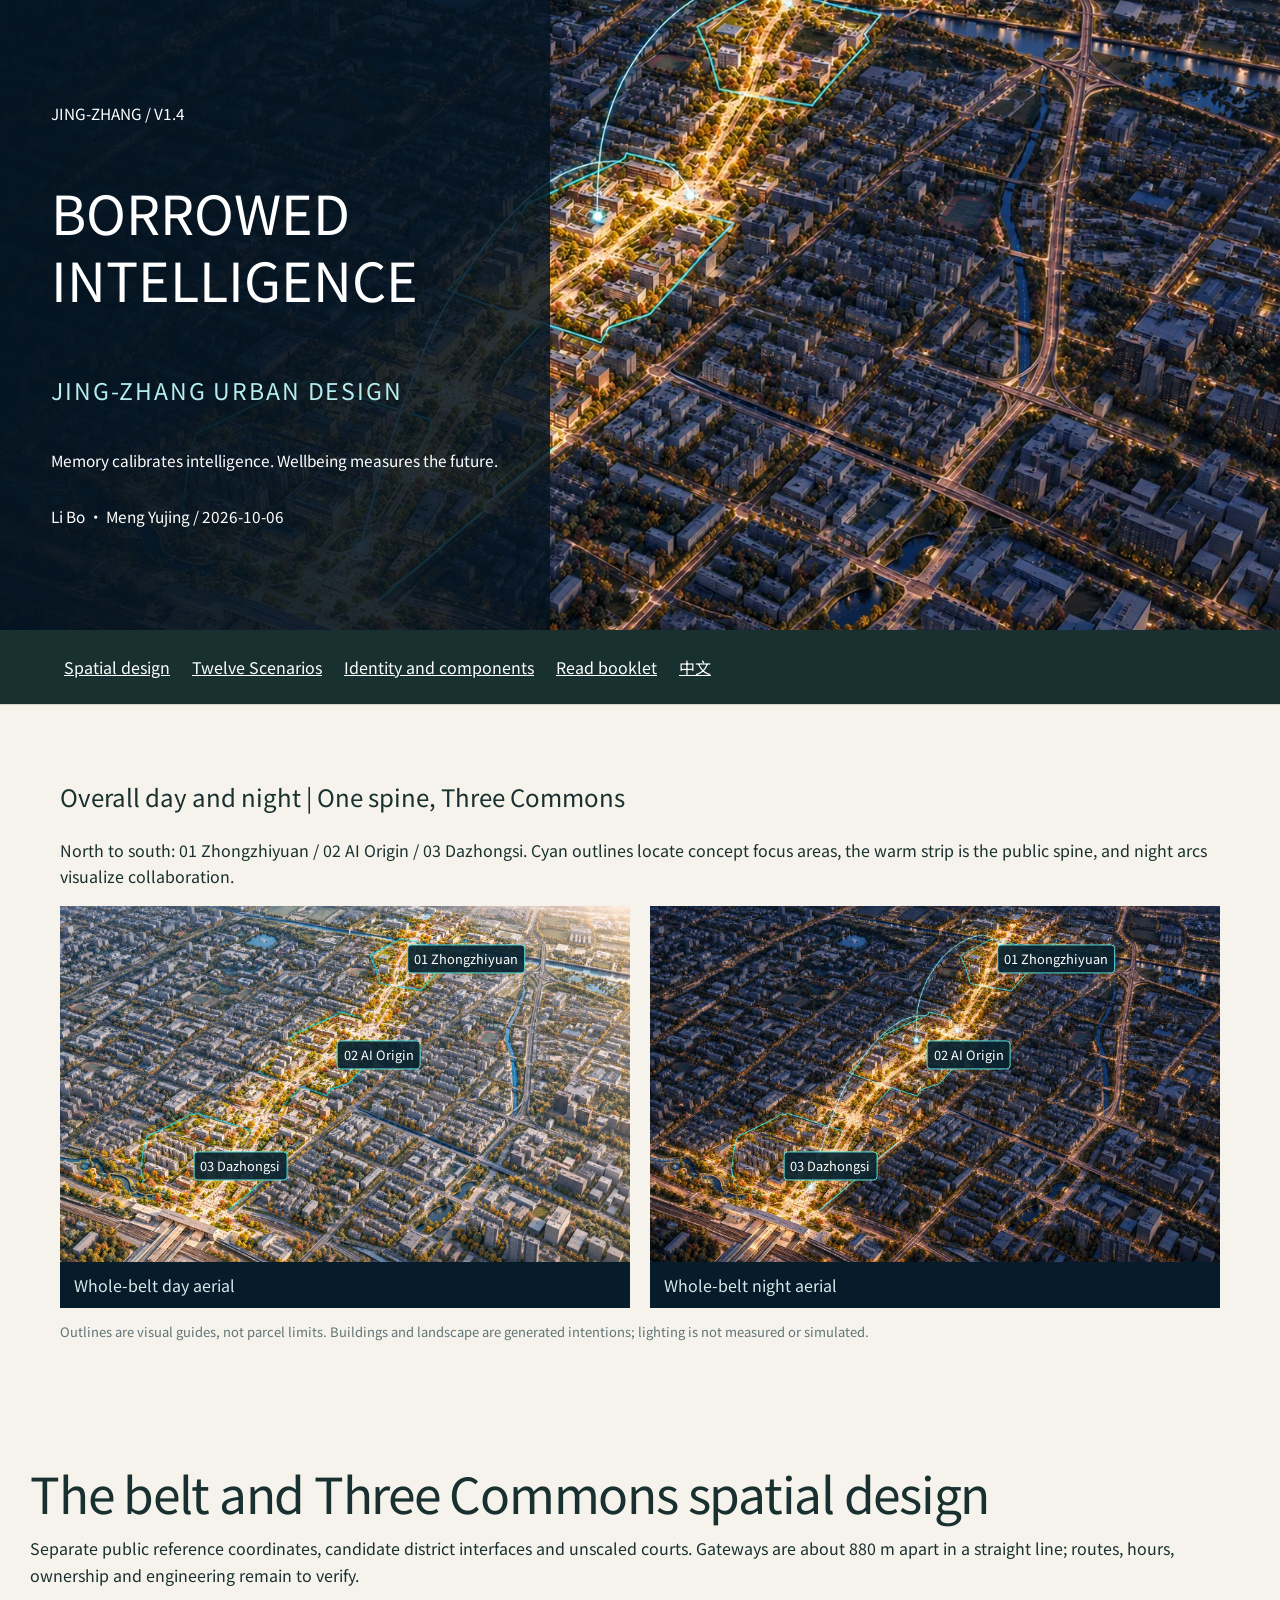
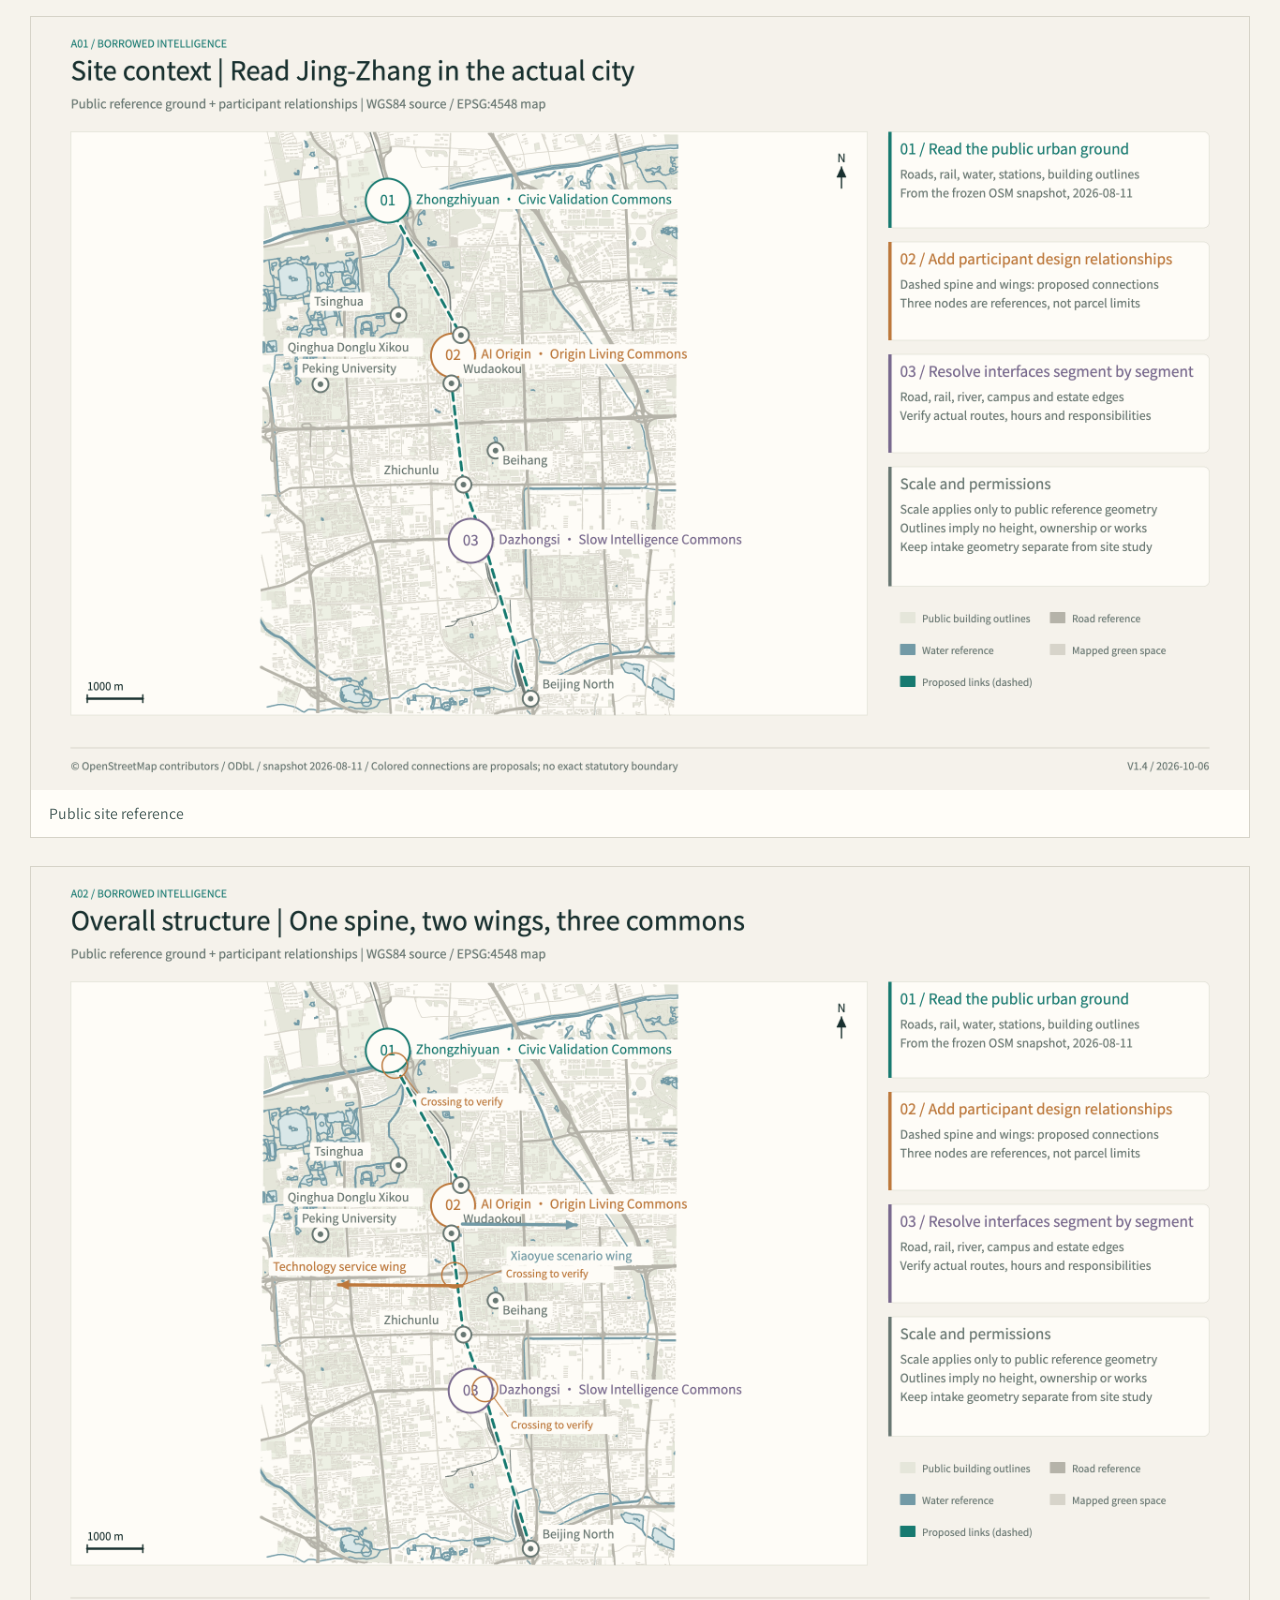
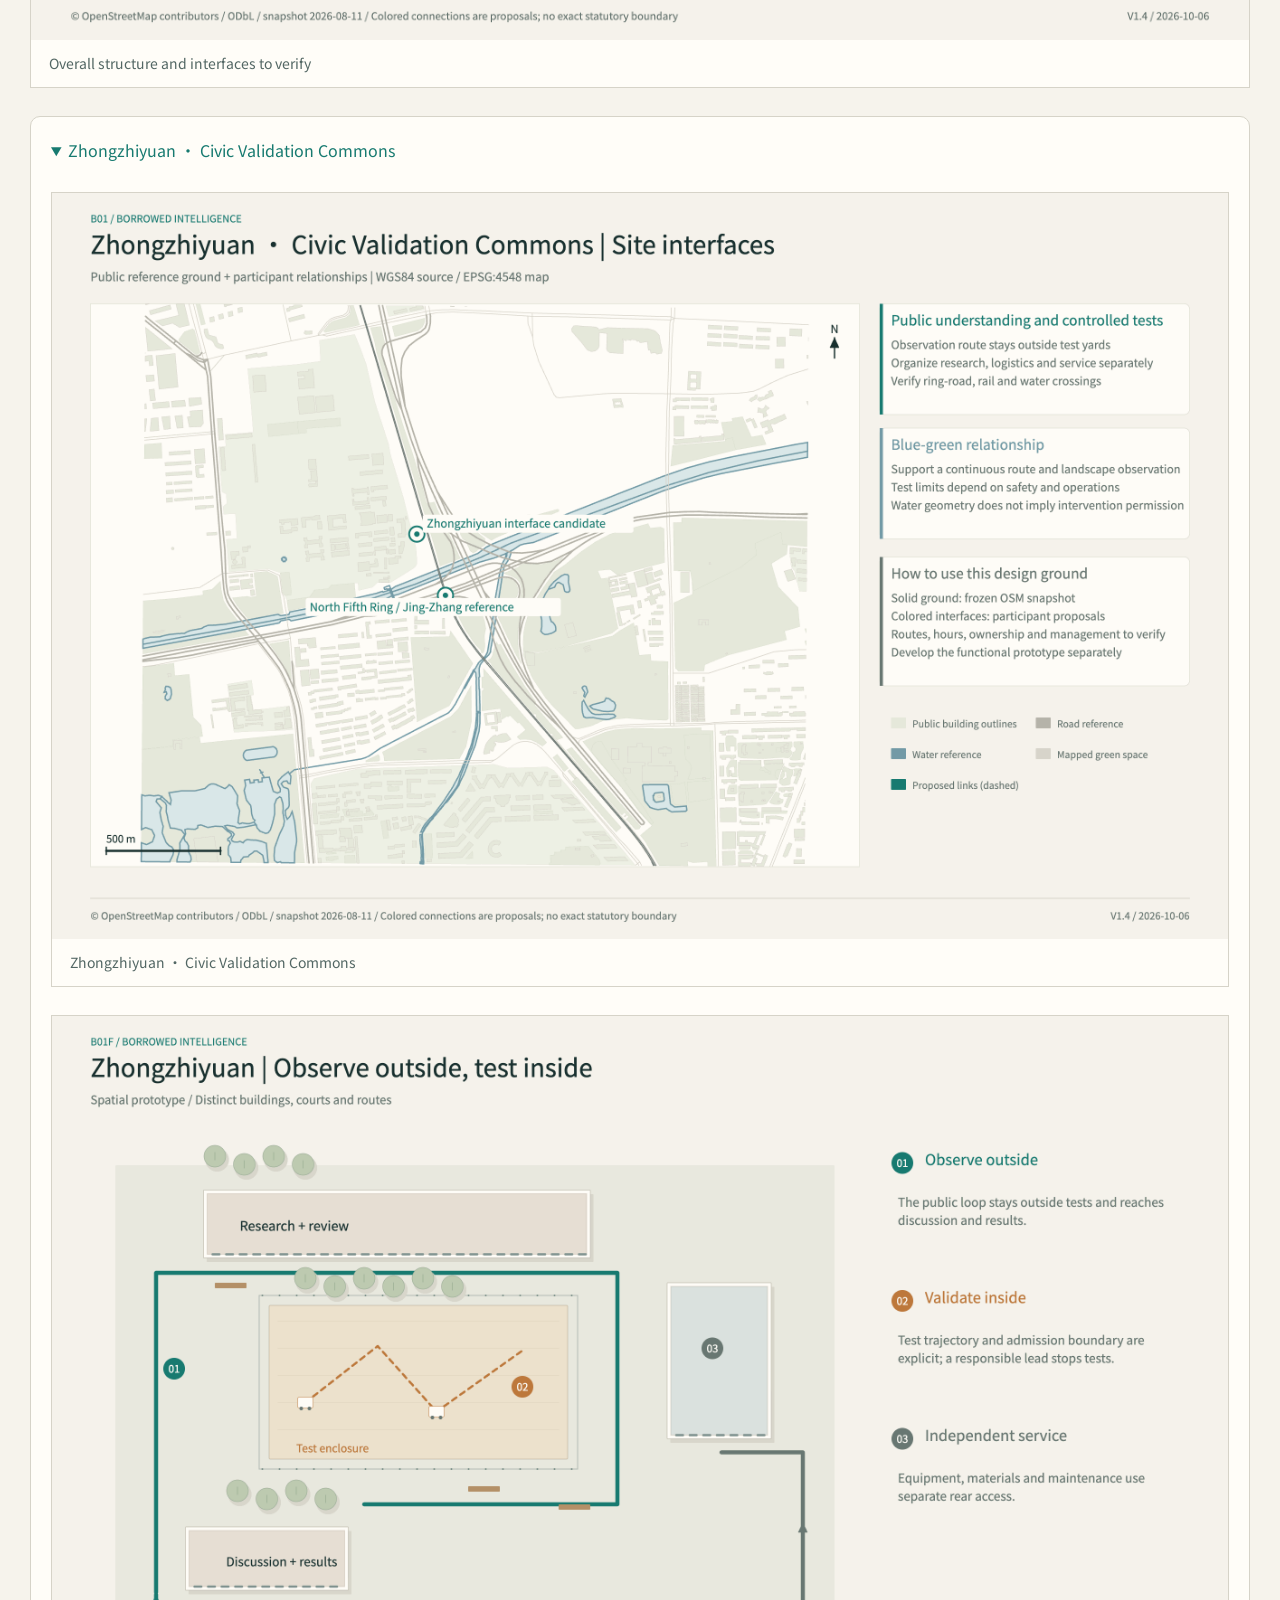
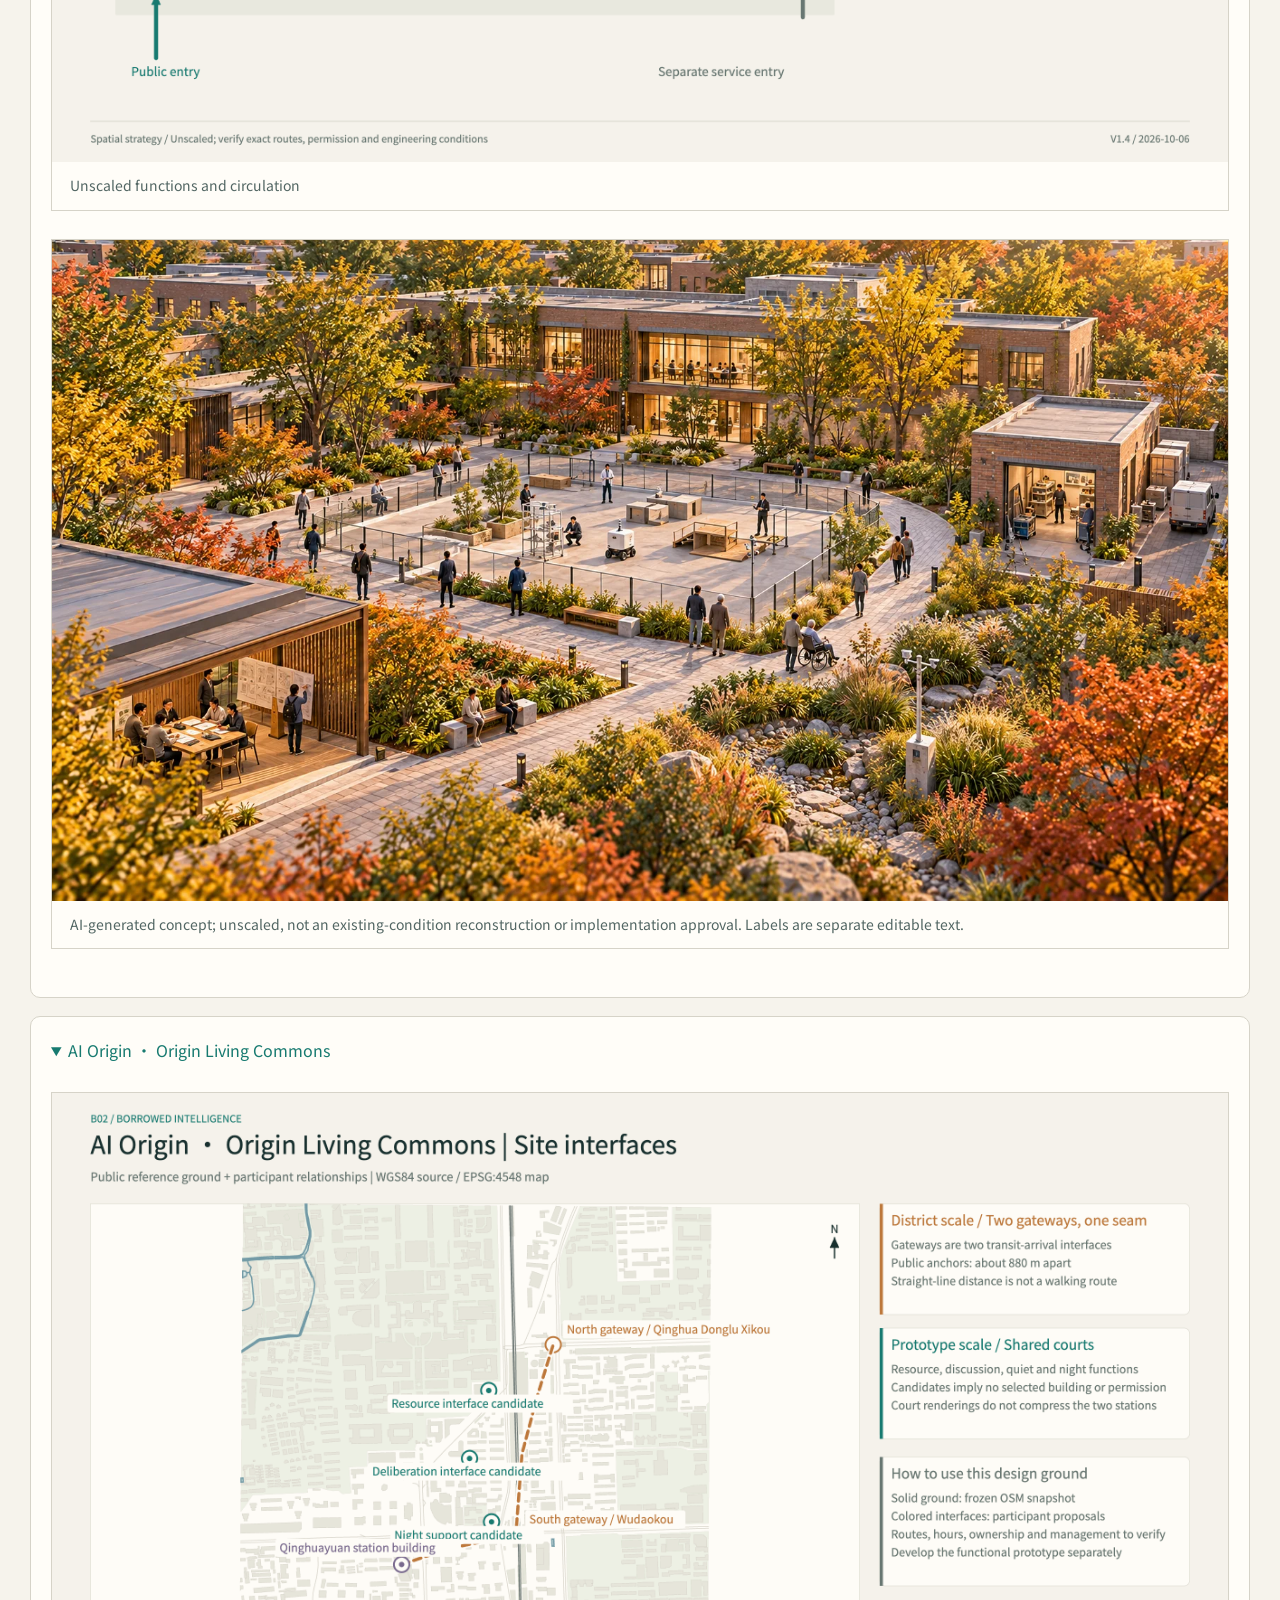
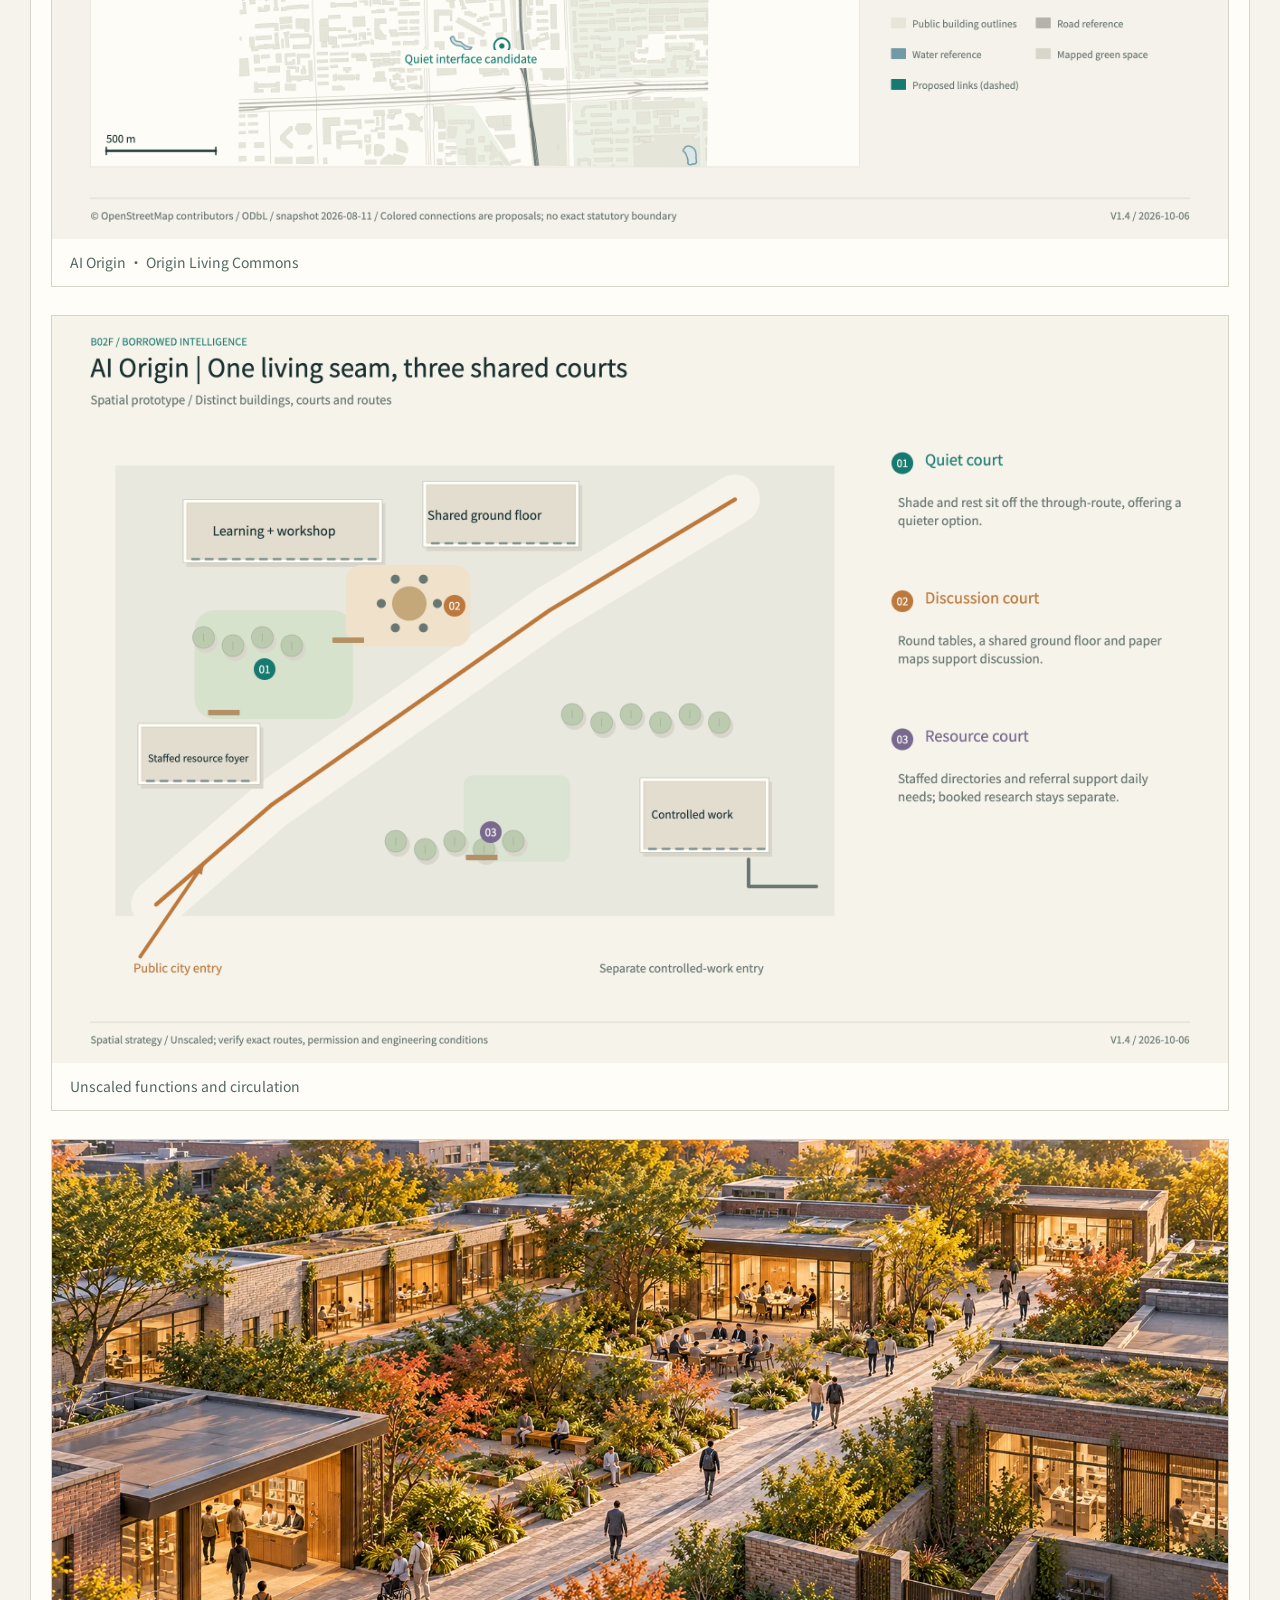
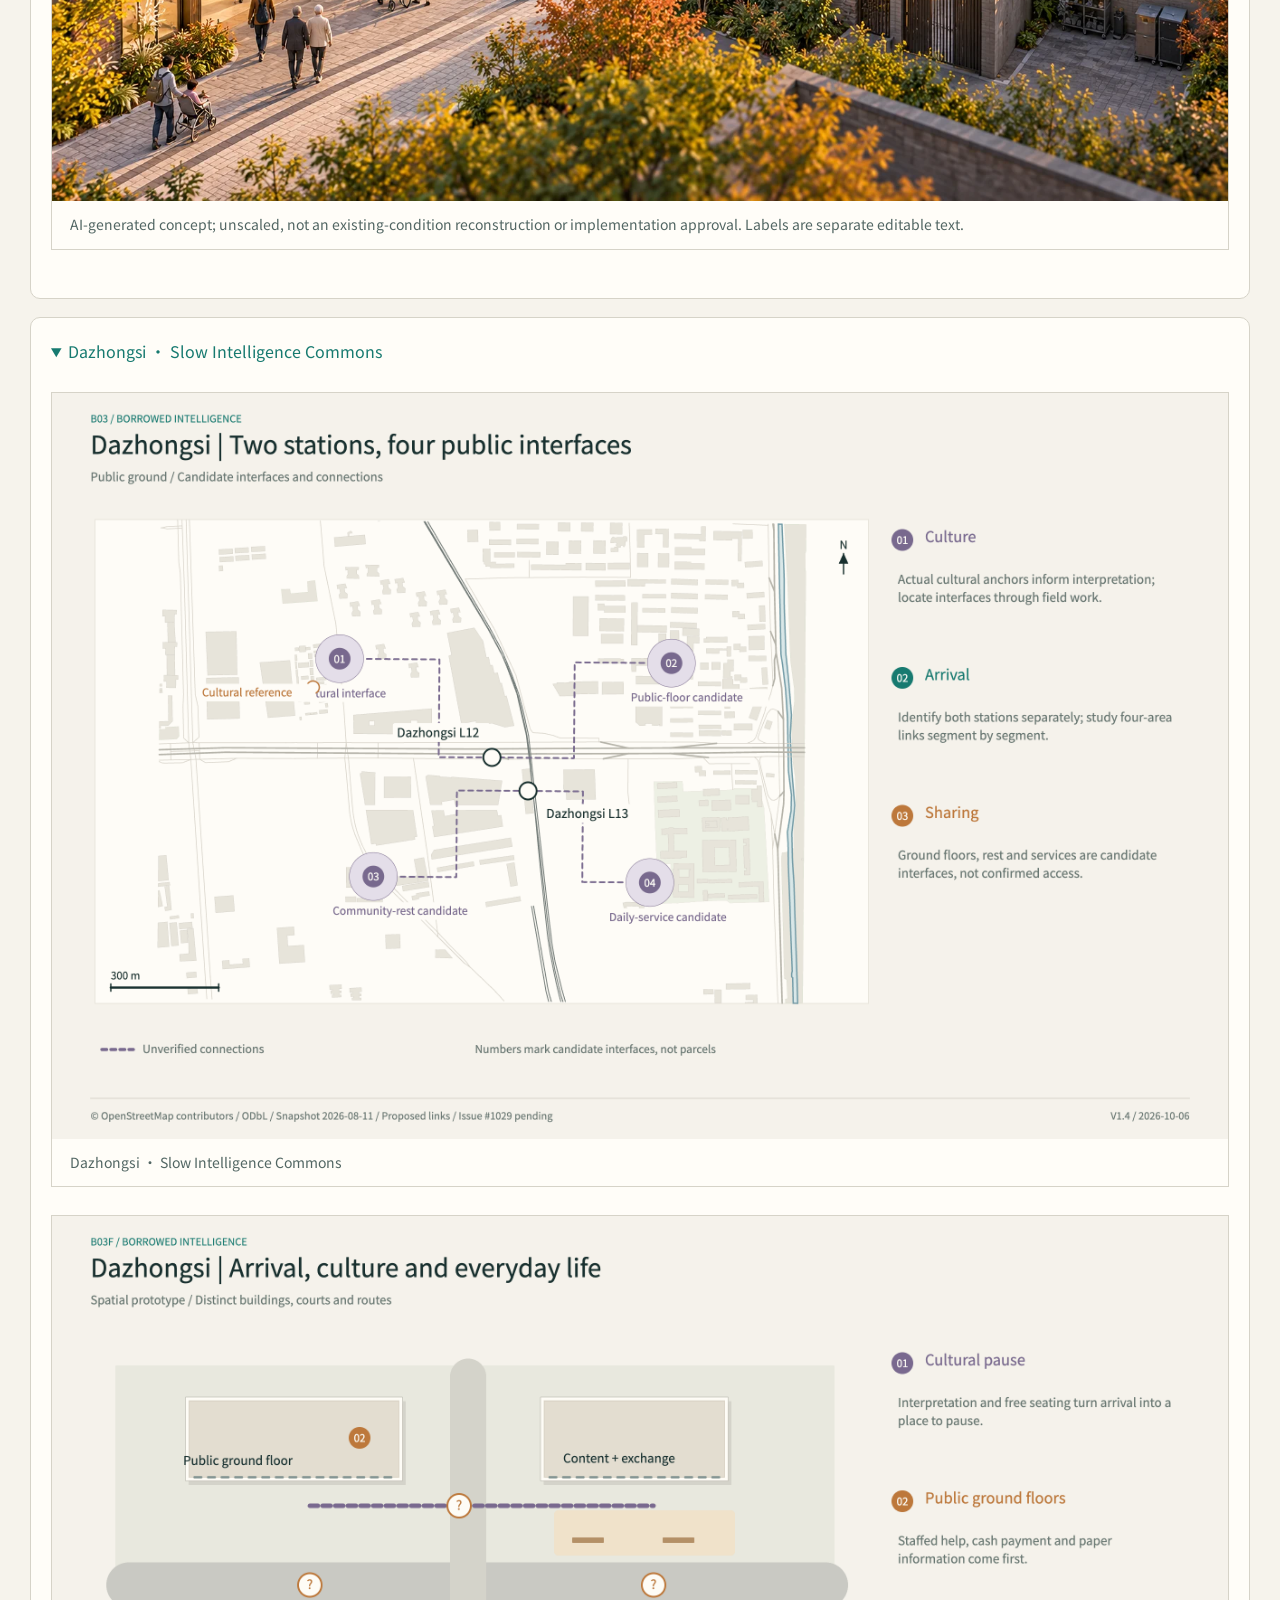
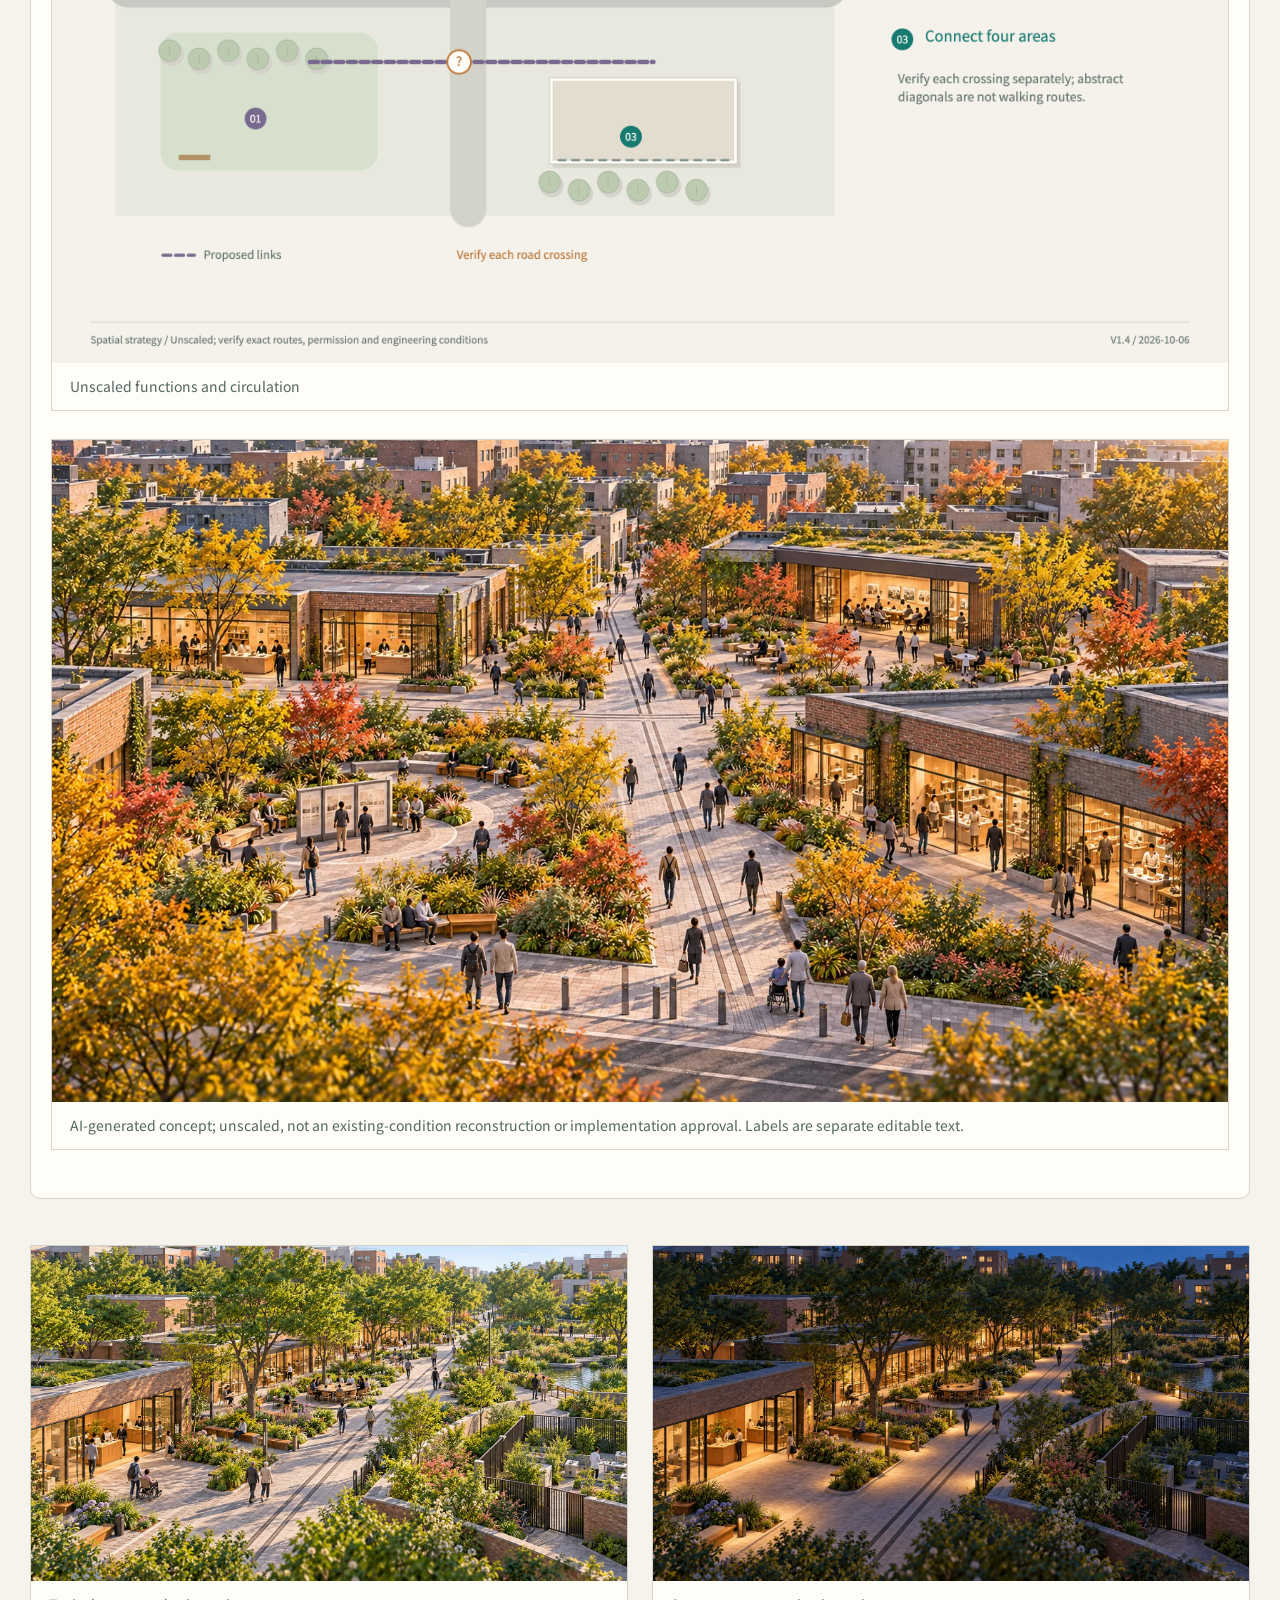
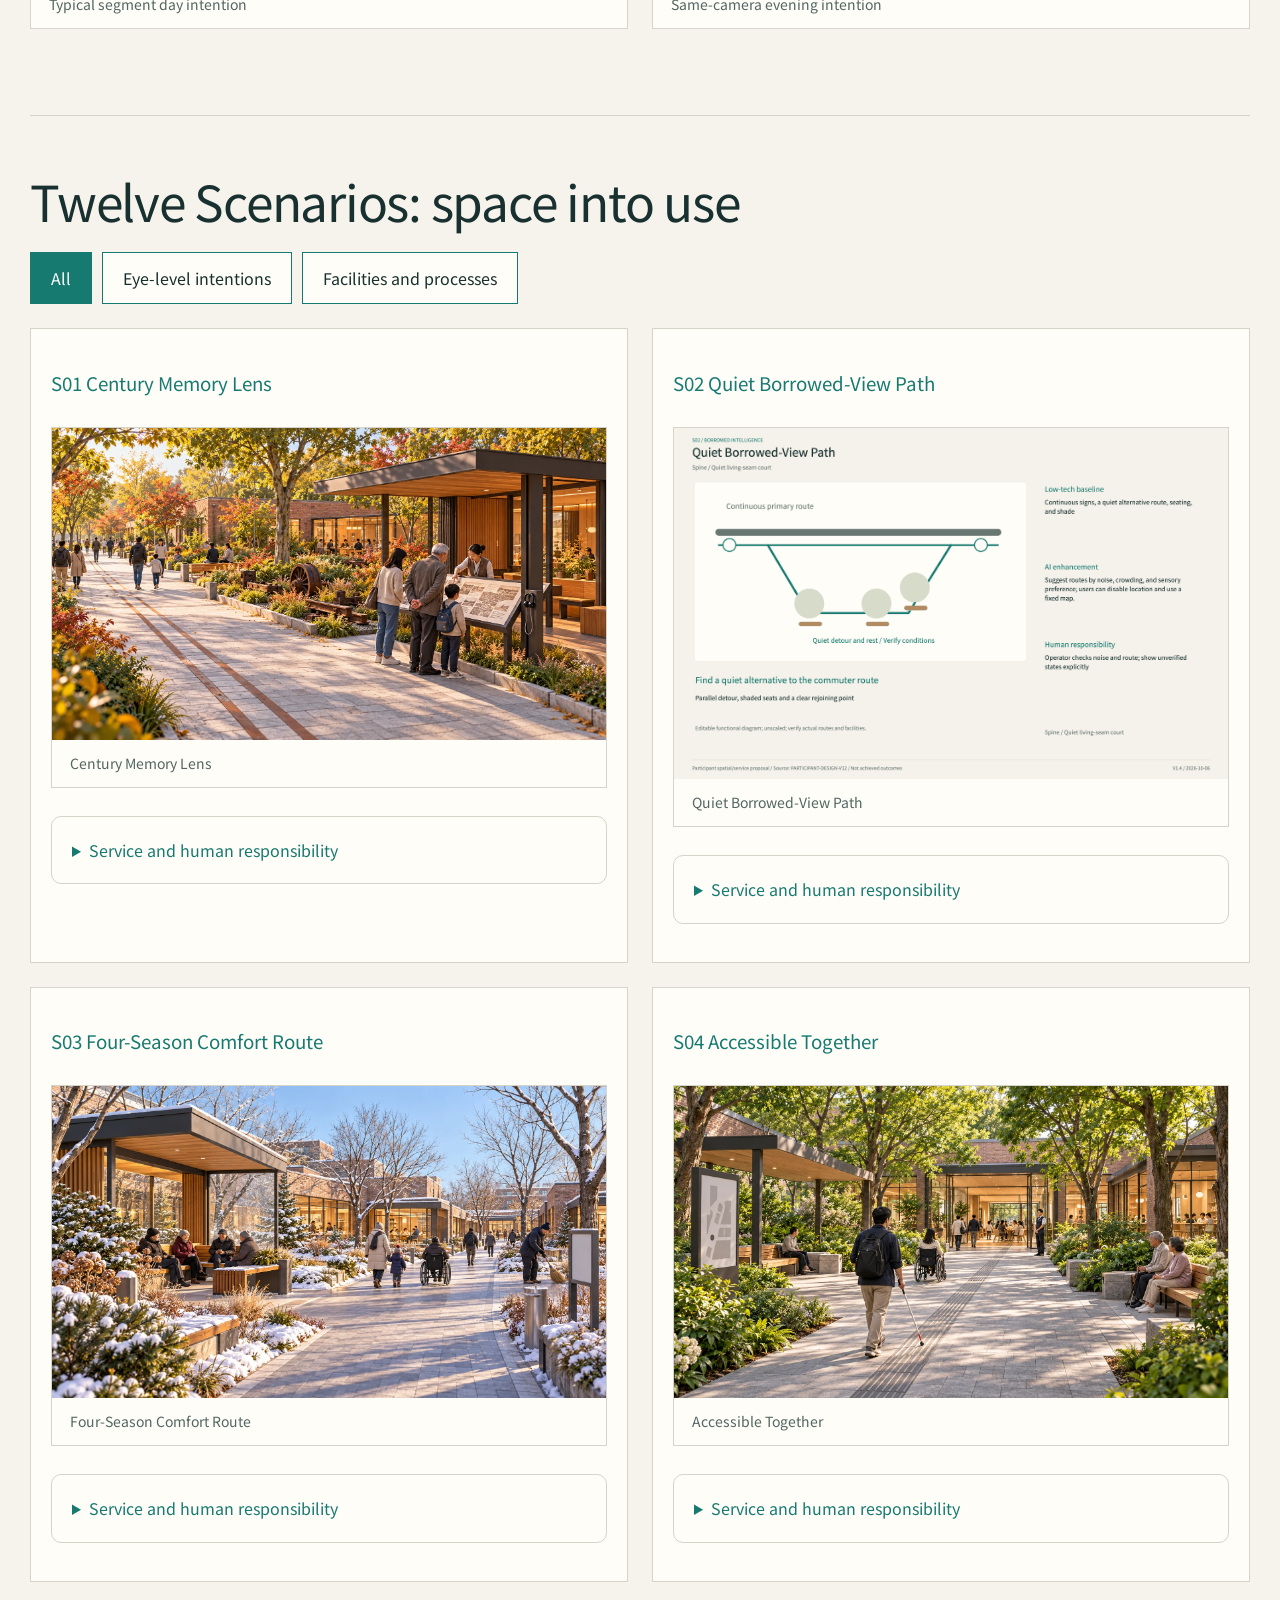
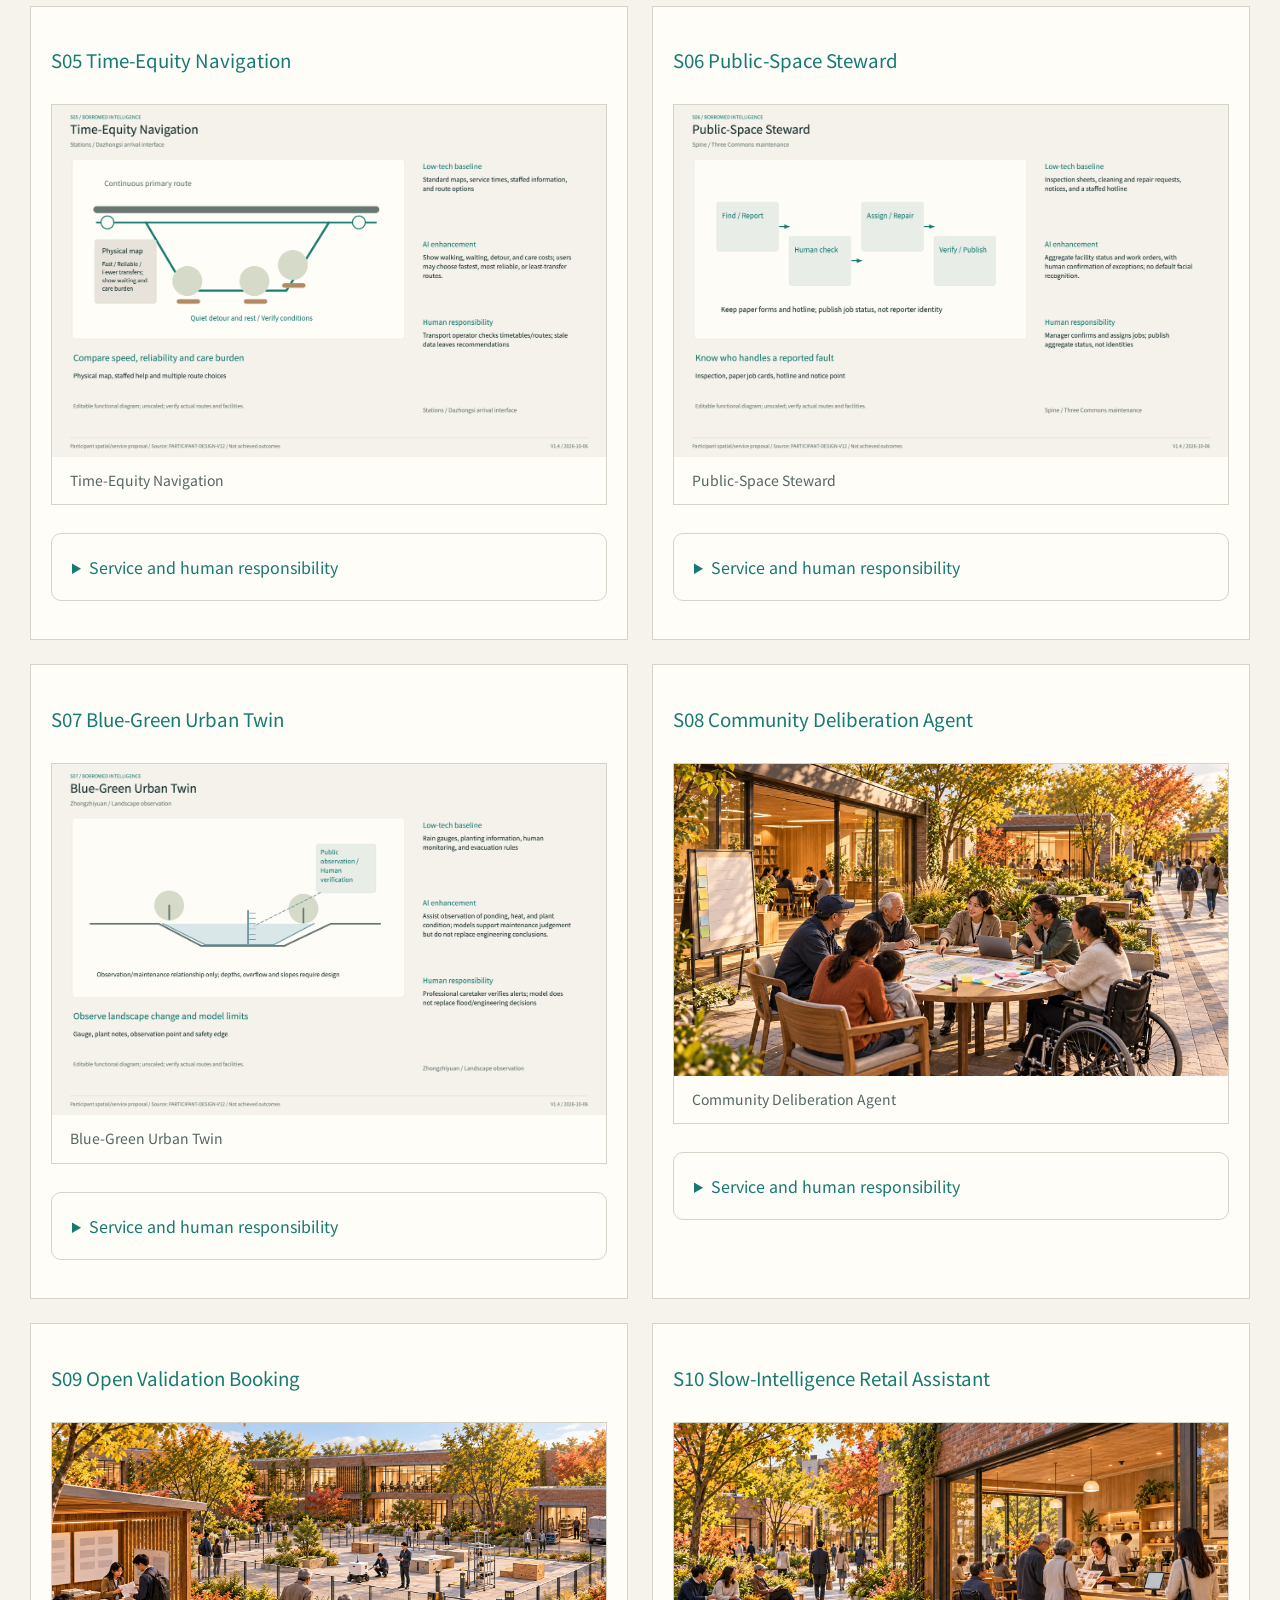
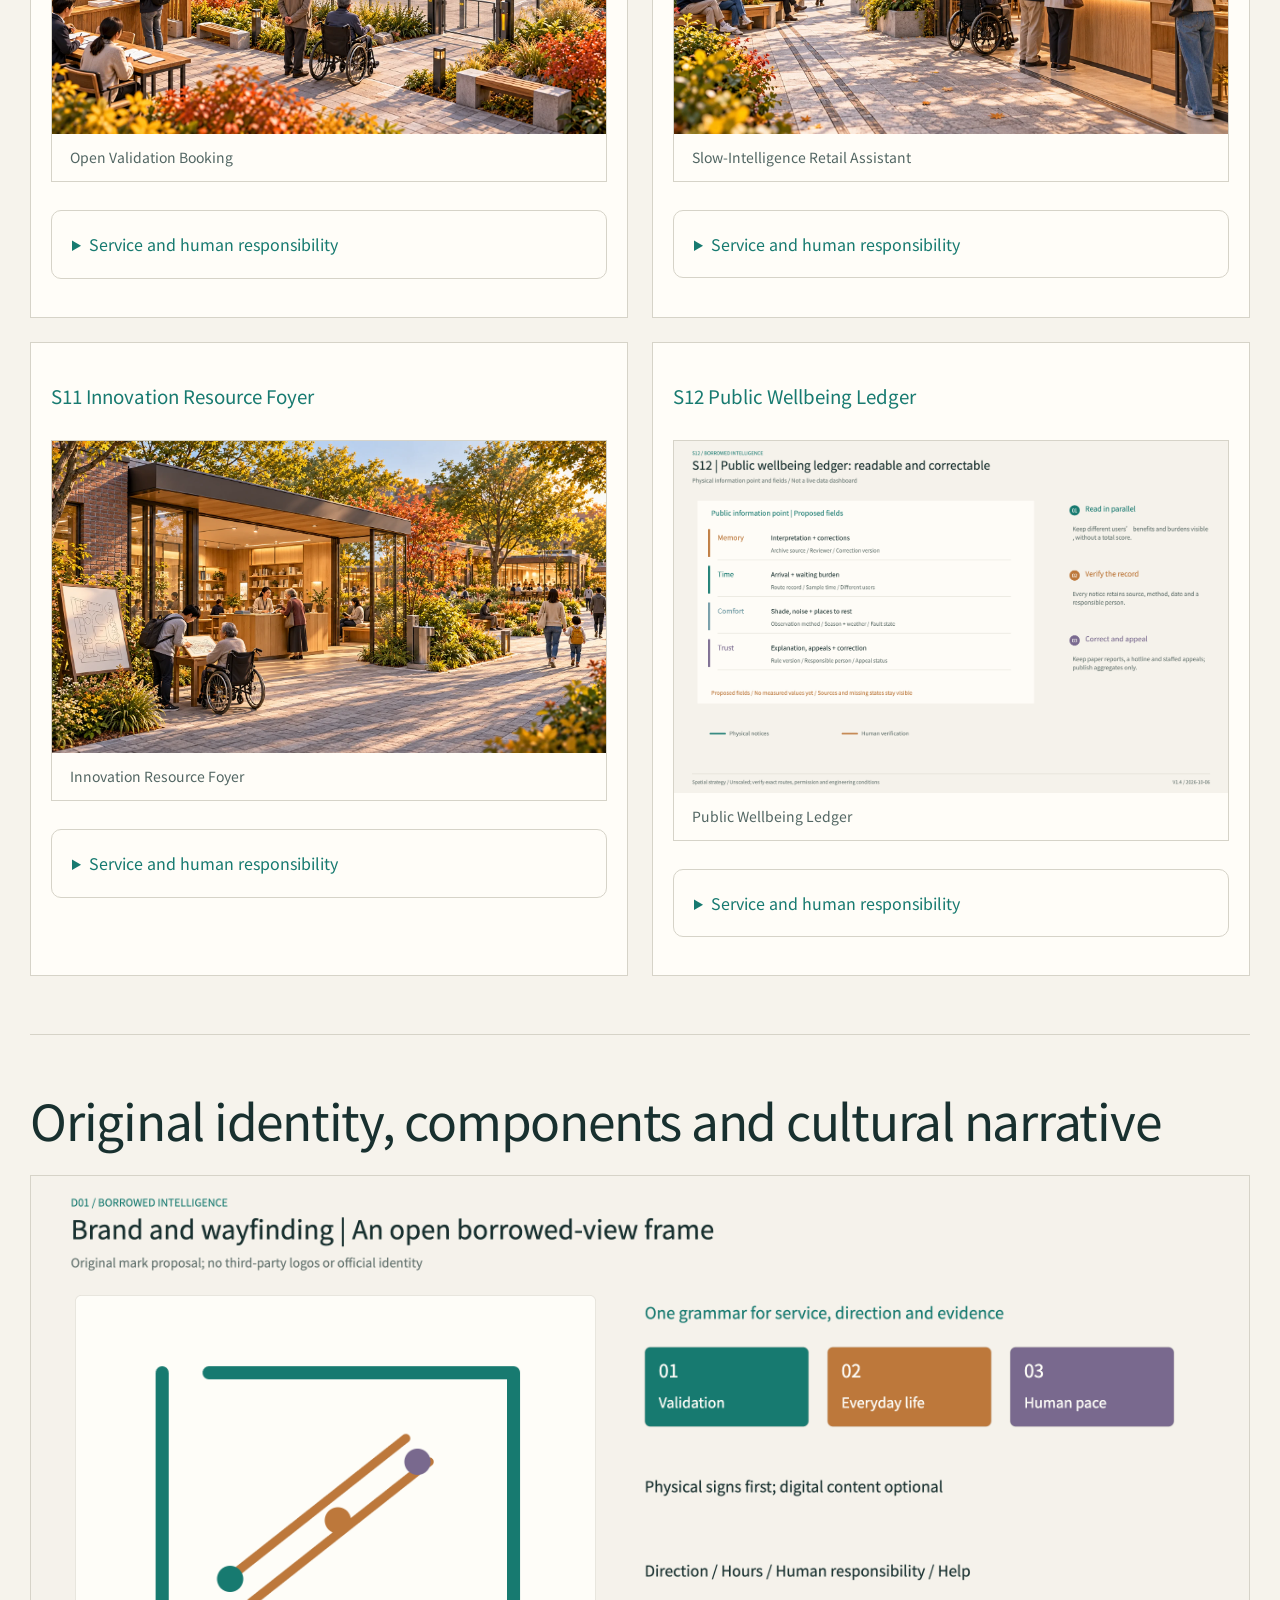
<file: submissions/xixi241225-crypto/jingzhang-borrowed-intelligence/visual/index.en.html>
<!doctype html>
<html lang="en">
<head><meta charset="utf-8"><meta name="viewport" content="width=device-width,initial-scale=1"><title>BORROWED INTELLIGENCE｜Visual V1</title><style>
:root{--ink:#18302f;--muted:#667471;--paper:#f6f3ec;--card:#fffdf8;--line:#d6d3c8;--teal:#177a70;--orange:#c57b35;--violet:#7a6b91;--green:#6f8a62;--coral:#c96758;--dark:#172a2a;--soft:#ebe8df;--shadow:0 18px 46px rgba(31,49,47,.08)}
*{box-sizing:border-box}html{scroll-behavior:smooth}body{margin:0;background:var(--paper);color:var(--ink);font-family:-apple-system,BlinkMacSystemFont,"PingFang SC","Hiragino Sans GB","Microsoft YaHei",Arial,sans-serif;line-height:1.65}a{color:inherit}.skip{position:absolute;left:-9999px;top:auto}.skip:focus{left:16px;top:12px;background:#fff;padding:10px 14px;z-index:10}.wrap{width:min(1220px,calc(100% - 40px));margin:auto}.hero{padding:72px 0 54px;border-bottom:1px solid var(--line);background:linear-gradient(135deg,#f7f4ed 0%,#edf1e9 100%)}.kicker{color:var(--teal);letter-spacing:.16em;text-transform:uppercase;font-size:.78rem;font-weight:700}.hero h1{font-size:clamp(2.4rem,7vw,5.8rem);line-height:.98;letter-spacing:-.045em;max-width:1050px;margin:.35em 0 .22em}.lead{font-size:clamp(1.15rem,2.2vw,1.7rem);color:var(--teal);max-width:850px}.hero-grid{display:grid;grid-template-columns:1fr 340px;gap:40px;align-items:end}.status{border-left:4px solid var(--coral);padding:4px 0 4px 18px;color:var(--muted)}.status strong{color:var(--ink)}nav{position:sticky;top:0;z-index:4;background:rgba(246,243,236,.96);border-bottom:1px solid var(--line);backdrop-filter:blur(9px)}nav .wrap{display:flex;gap:18px;overflow:auto;padding:12px 0;font-size:.82rem;white-space:nowrap}main{padding:18px 0 80px}.section{padding:58px 0;border-bottom:1px solid var(--line)}.section-head{display:grid;grid-template-columns:130px 1fr;gap:22px;margin-bottom:28px}.num{font-size:.82rem;color:var(--teal);letter-spacing:.12em}.section h2{font-size:clamp(1.75rem,4vw,3.1rem);line-height:1.08;margin:0 0 12px;letter-spacing:-.025em}.section-intro{font-size:1.08rem;color:var(--muted);max-width:860px}.grid-3,.grid-4,.metrics,.status-grid{display:grid;gap:16px}.grid-3{grid-template-columns:repeat(3,1fr)}.grid-4{grid-template-columns:repeat(4,1fr)}.metrics{grid-template-columns:repeat(3,1fr)}.status-grid{grid-template-columns:1fr 1fr}.card,.metric,.notice{background:var(--card);border:1px solid var(--line);border-radius:14px;padding:22px}.card h3,.notice h3{margin:0 0 8px;font-size:1.08rem}.card p,.card li,.notice p,.notice li{color:#4d5c59;font-size:.94rem}.card ul,.notice ul{padding-left:1.2em;margin:.65em 0 0}.accent-teal{border-top:5px solid var(--teal)}.accent-orange{border-top:5px solid var(--orange)}.accent-violet{border-top:5px solid var(--violet)}.figure{margin:26px 0 0;background:var(--card);border:1px solid var(--line);border-radius:16px;overflow:hidden;box-shadow:var(--shadow)}.figure img{display:block;width:100%;height:auto}.figure figcaption{padding:13px 18px;color:var(--muted);font-size:.88rem;border-top:1px solid var(--line)}.metric{position:relative;overflow:hidden}.metric::before{content:"";position:absolute;left:0;top:0;bottom:0;width:5px;background:var(--teal)}.metric:nth-child(2)::before{background:var(--green)}.metric:nth-child(3)::before{background:var(--orange)}.metric .name{font-family:ui-monospace,SFMono-Regular,Menlo,monospace;color:var(--muted);font-size:.78rem}.metric strong{display:block;font-size:clamp(1.75rem,3vw,2.8rem);line-height:1.15;margin:.25em 0;font-variant-numeric:tabular-nums}.metric small{display:block;color:var(--muted)}.tag{display:inline-block;padding:4px 8px;border:1px solid currentColor;border-radius:999px;font-size:.72rem;font-weight:700;letter-spacing:.04em;margin:3px 4px 3px 0}.verify{color:var(--coral)}.provisional{color:var(--violet)}.unknown{color:#6f7472}.sequence{display:flex;align-items:stretch;gap:8px;flex-wrap:wrap;margin-top:14px}.step{flex:1 1 150px;background:var(--soft);border-radius:10px;padding:14px;font-size:.88rem}.scene-grid{display:grid;grid-template-columns:repeat(4,1fr);gap:10px}.scene{background:var(--card);border:1px solid var(--line);padding:14px;border-radius:10px}.scene b{display:block;color:var(--teal);font-size:.8rem}.scene span{font-size:.9rem}.risk{border-color:#dfa89f;background:#fff4f1}.dual{display:grid;grid-template-columns:1fr 56px 1fr;gap:14px;align-items:center}.neq{text-align:center;font-size:2rem;color:var(--coral)}.flow{display:grid;grid-template-columns:repeat(7,1fr);gap:7px}.flow div{padding:14px 8px;background:var(--dark);color:#fff;border-radius:9px;text-align:center;font-size:.8rem}.footer{padding:28px 0;color:var(--muted);font-size:.8rem}.source{font-family:ui-monospace,SFMono-Regular,Menlo,monospace;font-size:.78rem;color:var(--muted);margin-top:18px}.language{display:inline-block;margin-top:14px;color:var(--teal);font-weight:700}.lowtech{display:flex;gap:12px;align-items:stretch}.lowtech>div{flex:1;border-radius:12px;padding:18px}.baseline{background:#ece9df}.enhance{background:#dcebe6}.plus{align-self:center;font-size:1.8rem;color:var(--teal)}
.credits{display:grid;gap:5px;margin:24px 0 0;padding:16px 18px;border:1px solid var(--line);border-radius:12px;background:rgba(255,253,248,.72);font-size:.86rem}.credits div{display:grid;grid-template-columns:128px 1fr;gap:12px}.credits dt{color:var(--muted)}.credits dd{margin:0;font-weight:600}.credit-line{margin:12px 0 0;padding:0;border:0;background:none;color:var(--ink)}
@media(max-width:900px){.hero-grid,.section-head,.dual{grid-template-columns:1fr}.neq{transform:rotate(90deg)}.grid-3,.metrics{grid-template-columns:1fr}.grid-4,.scene-grid{grid-template-columns:repeat(2,1fr)}.flow{grid-template-columns:1fr}.status-grid{grid-template-columns:1fr}}
@media(max-width:560px){.wrap{width:min(100% - 24px,1220px)}.hero{padding:48px 0 36px}.grid-4,.scene-grid{grid-template-columns:1fr}.lowtech{flex-direction:column}.plus{text-align:center}.section{padding:42px 0}.credits div{grid-template-columns:1fr}.credits dt{font-size:.76rem}}
@media(prefers-reduced-motion:reduce){html{scroll-behavior:auto}}
</style><link rel="stylesheet" href="../visual/assets/reading-font.css"><style>html,body,button,input,select,textarea,table,summary,h1,h2,h3,h4,p,li,td,th,sup{font-family:"Jingzhang Reading","Noto Sans CJK SC","PingFang SC","Microsoft YaHei",sans-serif!important}details{margin:18px 0;padding:20px;border:1px solid #d6d3c8;border-radius:10px;background:#fffdf8}summary{cursor:pointer;color:#177a70;font-weight:600}.element-controls{display:flex;gap:8px;flex-wrap:wrap;margin:20px 0}.element-controls button{padding:10px 15px;background:#fffdf8;color:#18302f;border:1px solid #177a70;border-radius:7px;cursor:pointer}.element-controls button[aria-pressed=true]{background:#177a70;color:white}.element-controls button:focus-visible,summary:focus-visible{outline:3px solid #c57b35;outline-offset:4px}#ecosystem-canvas{display:block;max-width:100%;height:auto;width:100%;background:#fffdf8;border:1px solid #d6d3c8}.table-scroll{overflow-x:auto}table{border-collapse:collapse;width:100%;font-size:.9rem}td,th{border:1px solid #d6d3c8;padding:12px;vertical-align:top;line-height:1.6}th{text-align:left;background:#e8eee9}.table-scroll table{min-width:880px}#element-description{min-height:5em;padding:15px;background:#e8eee9}</style><style>.v12hero{position:relative;background:#18302f;color:#fff;max-width:1600px;margin:0 auto}.v12hero>img{display:block;width:100%;height:70vh;min-height:420px;object-fit:cover}.v12hero>div{position:absolute;bottom:0;left:0;right:0;padding:35px 5%;background:linear-gradient(transparent,rgba(15,30,29,.92))}.v12hero h1{font-size:clamp(26px,4vw,52px);max-width:1100px;color:white}.v12hero p{max-width:950px}.v12nav{display:flex;gap:22px;flex-wrap:wrap;padding:24px 5%;background:#18302f}.v12nav a{color:white}.v12fig{margin:28px 0;background:#fffdf8;border:1px solid #d6d3c8}.v12fig img{width:100%;height:auto;display:block}.v12fig figcaption{padding:12px 18px;color:#526663;font-size:14px}.v12pair,.v12scenegrid{display:grid;grid-template-columns:1fr 1fr;gap:24px}.v12scene{border:1px solid #d6d3c8;padding:20px;background:#fffdf8;min-width:0}.v12scene h3{color:#177a70}.v12filters{display:flex;gap:10px;flex-wrap:wrap;margin:24px 0}.v12filters button{font:inherit;padding:12px 20px;border:1px solid #177a70;color:#18302f;background:#fffdf8;cursor:pointer}.v12filters button[aria-pressed=true]{background:#177a70;color:white}.v12scene[hidden]{display:none}button:focus-visible,a:focus-visible,summary:focus-visible{outline:3px solid #bd783b;outline-offset:4px}details summary{cursor:pointer}@media(max-width:760px){.v12pair,.v12scenegrid{grid-template-columns:1fr}.v12hero>img{height:70vh}.v12hero>div{padding:24px 5%}.v12nav{gap:14px}.v12scene{padding:12px}}</style><style>.v14overview{max-width:1200px;margin:32px auto;padding:20px}.v14pair{display:grid;grid-template-columns:1fr 1fr;gap:20px}.v14pair figure{margin:0;min-width:0;background:#071c2b;color:#d7e8e9}.v14aerial{position:relative}.v14aerial img{display:block;width:100%;height:auto}.v14aerial span{position:absolute;transform:translate(-10%,-50%);background:#082330e8;color:white;border:1px solid #5ce2df;border-radius:4px;padding:3px 6px;font-size:clamp(9px,1vw,13px);white-space:nowrap}.v14pair figcaption{padding:10px 14px}.v14note{font-size:13px;color:#607377}.v12hero>div{top:0;right:auto;width:43%;bottom:0;display:flex;flex-direction:column;justify-content:center;background:linear-gradient(90deg,rgba(4,20,33,.97),rgba(4,20,33,.84));padding:32px 4%}.v12hero h1{font-size:clamp(28px,4.2vw,64px);line-height:1.25}.v12hero .v14english{font-size:clamp(14px,1.8vw,26px);color:#b5eded;letter-spacing:.08em}.v12hero p{font-size:clamp(12px,1.2vw,17px)}@media(max-width:760px){.v14pair{grid-template-columns:1fr}.v12hero>div{width:70%;padding:24px 6%}.v12hero h1{font-size:34px}.v12hero>img{min-height:520px;object-position:55%}.v14aerial span{font-size:11px}}</style></head>
<body><div class="v12hero"><img src="../assets/media/overall-night.webp" alt="Whole-belt night aerial"><div><p>JING-ZHANG / V1.4</p><h1>BORROWED INTELLIGENCE</h1><p class="v14english">JING-ZHANG URBAN DESIGN</p><p>Memory calibrates intelligence. Wellbeing measures the future.</p><p>Li Bo · Meng Yujing / 2026-10-06</p></div></div><nav class="v12nav"><a href="#v12-spatial">Spatial design</a><a href="#v12-scenes">Twelve Scenarios</a><a href="#v12-vocabulary">Identity and components</a><a href="../drawings/a3-booklet.en.pdf">Read booklet</a><a href="index.html">中文</a></nav><section class="v14overview"><h2>Overall day and night | One spine, Three Commons</h2><p>North to south: 01 Zhongzhiyuan / 02 AI Origin / 03 Dazhongsi. Cyan outlines locate concept focus areas, the warm strip is the public spine, and night arcs visualize collaboration.</p><div class="v14pair"><figure><div class="v14aerial"><img src="../assets/media/overall-day.webp" alt="Whole-belt day aerial"><span style="top:15%;left:63%">01 Zhongzhiyuan</span><span style="top:42%;left:50%">02 AI Origin</span><span style="top:73%;left:25%">03 Dazhongsi</span></div><figcaption>Whole-belt day aerial</figcaption></figure><figure><div class="v14aerial"><img src="../assets/media/overall-night.webp" alt="Whole-belt night aerial"><span style="top:15%;left:63%">01 Zhongzhiyuan</span><span style="top:42%;left:50%">02 AI Origin</span><span style="top:73%;left:25%">03 Dazhongsi</span></div><figcaption>Whole-belt night aerial</figcaption></figure></div><p class="v14note">Outlines are visual guides, not parcel limits. Buildings and landscape are generated intentions; lighting is not measured or simulated.</p></section><section class="section wrap" id="v12-spatial"><h2>The belt and Three Commons spatial design</h2><p>Separate public reference coordinates, candidate district interfaces and unscaled courts. Gateways are about 880 m apart in a straight line; routes, hours, ownership and engineering remain to verify.</p><figure class="v12fig"><img loading="lazy" src="../assets/figures/site-context.en.png" alt="Public site reference"><figcaption>Public site reference</figcaption></figure><figure class="v12fig"><img loading="lazy" src="../assets/figures/overall-structure.en.png" alt="Overall structure and interfaces to verify"><figcaption>Overall structure and interfaces to verify</figcaption></figure><details open><summary>Zhongzhiyuan · Civic Validation Commons</summary><figure class="v12fig"><img loading="lazy" src="../assets/figures/zzy-context.en.png" alt="Zhongzhiyuan · Civic Validation Commons"><figcaption>Zhongzhiyuan · Civic Validation Commons</figcaption></figure><figure class="v12fig"><img loading="lazy" src="../assets/figures/zzy-prototype.en.png" alt="Unscaled functions and circulation"><figcaption>Unscaled functions and circulation</figcaption></figure><figure class="v12fig"><img loading="lazy" src="../assets/media/zzy-aerial.webp" alt="Zhongzhiyuan · Civic Validation Commons"><figcaption>AI-generated concept; unscaled, not an existing-condition reconstruction or implementation approval. Labels are separate editable text.</figcaption></figure></details><details open><summary>AI Origin · Origin Living Commons</summary><figure class="v12fig"><img loading="lazy" src="../assets/figures/aio-context.en.png" alt="AI Origin · Origin Living Commons"><figcaption>AI Origin · Origin Living Commons</figcaption></figure><figure class="v12fig"><img loading="lazy" src="../assets/figures/aio-prototype.en.png" alt="Unscaled functions and circulation"><figcaption>Unscaled functions and circulation</figcaption></figure><figure class="v12fig"><img loading="lazy" src="../assets/media/aio-aerial.webp" alt="AI Origin · Origin Living Commons"><figcaption>AI-generated concept; unscaled, not an existing-condition reconstruction or implementation approval. Labels are separate editable text.</figcaption></figure></details><details open><summary>Dazhongsi · Slow Intelligence Commons</summary><figure class="v12fig"><img loading="lazy" src="../assets/figures/dzs-context.en.png" alt="Dazhongsi · Slow Intelligence Commons"><figcaption>Dazhongsi · Slow Intelligence Commons</figcaption></figure><figure class="v12fig"><img loading="lazy" src="../assets/figures/dzs-prototype.en.png" alt="Unscaled functions and circulation"><figcaption>Unscaled functions and circulation</figcaption></figure><figure class="v12fig"><img loading="lazy" src="../assets/media/dzs-aerial.webp" alt="Dazhongsi · Slow Intelligence Commons"><figcaption>AI-generated concept; unscaled, not an existing-condition reconstruction or implementation approval. Labels are separate editable text.</figcaption></figure></details><div class="v12pair"><figure class="v12fig"><img loading="lazy" src="../assets/media/spine-day.webp" alt="Typical segment day intention"><figcaption>Typical segment day intention</figcaption></figure><figure class="v12fig"><img loading="lazy" src="../assets/media/spine-night.webp" alt="Same-camera evening intention"><figcaption>Same-camera evening intention</figcaption></figure></div></section><section class="section wrap" id="v12-scenes"><h2>Twelve Scenarios: space into use</h2><div class="v12filters"><button type="button" data-scene-filter="all" aria-pressed="true">All</button><button type="button" data-scene-filter="photo" aria-pressed="false">Eye-level intentions</button><button type="button" data-scene-filter="diagram" aria-pressed="false">Facilities and processes</button></div><p id="scene-filter-status" aria-live="polite"></p><div class="v12scenegrid"><article class="v12scene" data-scene-kind="photo"><h3>S01 Century Memory Lens</h3><figure class="v12fig"><img loading="lazy" src="../assets/media/scene-01.webp" alt="Century Memory Lens"><figcaption>Century Memory Lens</figcaption></figure><details><summary>Service and human responsibility</summary><p>Help visitors understand memory and its sources</p><p>Interpretation station, paper maps, human guide and resting</p><p><strong>Low-tech baseline: </strong>Authentic remains, a timeline, printed maps, and human interpretation</p><p>Multilingual, accessible, and personalized interpretation; sources stay visible and generated content cannot replace historical review.</p><p>Heritage interpreter checks facts; remove incorrect generated content</p></details></article><article class="v12scene" data-scene-kind="diagram"><h3>S02 Quiet Borrowed-View Path</h3><figure class="v12fig"><img loading="lazy" src="../assets/figures/scene-02.en.png" alt="Quiet Borrowed-View Path"><figcaption>Quiet Borrowed-View Path</figcaption></figure><details><summary>Service and human responsibility</summary><p>Find a quiet alternative to the commuter route</p><p>Parallel detour, shaded seats and a clear rejoining point</p><p><strong>Low-tech baseline: </strong>Continuous signs, a quiet alternative route, seating, and shade</p><p>Suggest routes by noise, crowding, and sensory preference; users can disable location and use a fixed map.</p><p>Operator checks noise and route; show unverified states explicitly</p></details></article><article class="v12scene" data-scene-kind="photo"><h3>S03 Four-Season Comfort Route</h3><figure class="v12fig"><img loading="lazy" src="../assets/media/scene-03.webp" alt="Four-Season Comfort Route"><figcaption>Four-Season Comfort Route</figcaption></figure><details><summary>Service and human responsibility</summary><p>Rest in summer shade and winter shelter</p><p>Shade, wind shelter, seasonal water and off-route rest</p><p><strong>Low-tech baseline: </strong>Shade, rain cover, drinking water, rest points, and seasonal maintenance</p><p>Suggest comfortable routes using microclimate information; fixed signs and human inspection take over when equipment fails.</p><p>Manager confirms weather and maintenance; faults revert to signs and inspection</p></details></article><article class="v12scene" data-scene-kind="photo"><h3>S04 Accessible Together</h3><figure class="v12fig"><img loading="lazy" src="../assets/media/scene-04.webp" alt="Accessible Together"><figcaption>Accessible Together</figcaption></figure><details><summary>Service and human responsibility</summary><p>Travel continuously from arrival to service</p><p>Flush threshold, continuous guidance and off-route rest</p><p><strong>Low-tech baseline: </strong>Ramps, tactile and high-contrast information, continuous rest, and human assistance</p><p>Help detect obstacles and suggest accessible routes; prediction must not be presented as verified accessibility.</p><p>Professionals and users verify access; no accessibility promise before checking</p></details></article><article class="v12scene" data-scene-kind="diagram"><h3>S05 Time-Equity Navigation</h3><figure class="v12fig"><img loading="lazy" src="../assets/figures/scene-05.en.png" alt="Time-Equity Navigation"><figcaption>Time-Equity Navigation</figcaption></figure><details><summary>Service and human responsibility</summary><p>Compare speed, reliability and care burden</p><p>Physical map, staffed help and multiple route choices</p><p><strong>Low-tech baseline: </strong>Standard maps, service times, staffed information, and route options</p><p>Show walking, waiting, detour, and care costs; users may choose fastest, most reliable, or least-transfer routes.</p><p>Transport operator checks timetables/routes; stale data leaves recommendations</p></details></article><article class="v12scene" data-scene-kind="diagram"><h3>S06 Public-Space Steward</h3><figure class="v12fig"><img loading="lazy" src="../assets/figures/scene-06.en.png" alt="Public-Space Steward"><figcaption>Public-Space Steward</figcaption></figure><details><summary>Service and human responsibility</summary><p>Know who handles a reported fault</p><p>Inspection, paper job cards, hotline and notice point</p><p><strong>Low-tech baseline: </strong>Inspection sheets, cleaning and repair requests, notices, and a staffed hotline</p><p>Aggregate facility status and work orders, with human confirmation of exceptions; no default facial recognition.</p><p>Manager confirms and assigns jobs; publish aggregate status, not identities</p></details></article><article class="v12scene" data-scene-kind="diagram"><h3>S07 Blue-Green Urban Twin</h3><figure class="v12fig"><img loading="lazy" src="../assets/figures/scene-07.en.png" alt="Blue-Green Urban Twin"><figcaption>Blue-Green Urban Twin</figcaption></figure><details><summary>Service and human responsibility</summary><p>Observe landscape change and model limits</p><p>Gauge, plant notes, observation point and safety edge</p><p><strong>Low-tech baseline: </strong>Rain gauges, planting information, human monitoring, and evacuation rules</p><p>Assist observation of ponding, heat, and plant condition; models support maintenance judgement but do not replace engineering conclusions.</p><p>Professional caretaker verifies alerts; model does not replace flood/engineering decisions</p></details></article><article class="v12scene" data-scene-kind="photo"><h3>S08 Community Deliberation Agent</h3><figure class="v12fig"><img loading="lazy" src="../assets/media/scene-08.webp" alt="Community Deliberation Agent"><figcaption>Community Deliberation Agent</figcaption></figure><details><summary>Service and human responsibility</summary><p>Bring different views onto one shared map</p><p>Round table, paper map, minutes board and indoor fallback</p><p><strong>Low-tech baseline: </strong>In-person meetings, paper comments, human facilitation, and public minutes</p><p>Assist synthesis without replacing voting; provide correction, appeal, deletion, and version records.</p><p>Human facilitation and records; participants correct, AI never replaces voting</p></details></article><article class="v12scene" data-scene-kind="photo"><h3>S09 Open Validation Booking</h3><figure class="v12fig"><img loading="lazy" src="../assets/media/scene-09.webp" alt="Open Validation Booking"><figcaption>Open Validation Booking</figcaption></figure><details><summary>Service and human responsibility</summary><p>Understand testing rules before applying</p><p>Enclosure, observation path, paper application and staffed post</p><p><strong>Low-tech baseline: </strong>On-site notices, paper applications, and human safety briefings</p><p>Match time and capability and disclose risk and results; refusal of data does not affect offline application.</p><p>Test lead controls admission and stopping; separate public route from test trajectories</p></details></article><article class="v12scene" data-scene-kind="photo"><h3>S10 Slow-Intelligence Retail Assistant</h3><figure class="v12fig"><img loading="lazy" src="../assets/media/scene-10.webp" alt="Slow-Intelligence Retail Assistant"><figcaption>Slow-Intelligence Retail Assistant</figcaption></figure><details><summary>Service and human responsibility</summary><p>Obtain explanations or use ordinary checkout</p><p>Paper menu, staffed counter, optional terminal and free seating</p><p><strong>Low-tech baseline: </strong>Ordinary menus, cash and standard checkout, staffed advice, and clear prices</p><p>Explain recommendations, allergens, and commercial relationships; personalization can be disabled and must not enable profile-based price discrimination.</p><p>Merchant checks prices/allergens; recommendations can be disabled</p></details></article><article class="v12scene" data-scene-kind="photo"><h3>S11 Innovation Resource Foyer</h3><figure class="v12fig"><img loading="lazy" src="../assets/media/resource-foyer.webp" alt="Innovation Resource Foyer"><figcaption>Innovation Resource Foyer</figcaption></figure><details><summary>Service and human responsibility</summary><p>Bring a question to negotiable resources</p><p>Physical directory, low counter, human referral and waiting seats</p><p><strong>Low-tech baseline: </strong>Service directories, fixed opening hours, and human referrals</p><p>Assist matching with spaces, mentors, and professional services; make no outcome promise and route sensitive requests to people.</p><p>Providers maintain hours/permissions; no guaranteed match or outcome</p></details></article><article class="v12scene" data-scene-kind="diagram"><h3>S12 Public Wellbeing Ledger</h3><figure class="v12fig"><img loading="lazy" src="../assets/figures/scene-12.en.png" alt="Public Wellbeing Ledger"><figcaption>Public Wellbeing Ledger</figcaption></figure><details><summary>Service and human responsibility</summary><p>See improvements, burdens and uncertainty</p><p>Paper notices, four parallel ledgers, appeals and versions</p><p><strong>Low-tech baseline: </strong>Periodic disclosure, printed reports, hearings, and complaint channels</p><p>Display only aggregate metrics, sources, and uncertainty; never reveal individual traces or hide trade-offs in a total score.</p><p>Operator and independent reviewer verify data; aggregate results only</p></details></article></div></section><section class="section wrap" id="v12-vocabulary"><h2>Original identity, components and cultural narrative</h2><figure class="v12fig"><img loading="lazy" src="../assets/figures/brand-system.en.png" alt="Identity and wayfinding"><figcaption>Identity and wayfinding</figcaption></figure><figure class="v12fig"><img loading="lazy" src="../assets/figures/component-system.en.png" alt="Seven civic components"><figcaption>Seven civic components</figcaption></figure><figure class="v12fig"><img loading="lazy" src="../assets/figures/memory-narrative.en.png" alt="Source-verifiable memory"><figcaption>Source-verifiable memory</figcaption></figure></section><a class="skip" href="#content">Skip to content</a>


<details class="wrap"><summary>Expand provisional intake model, metrics and underlying framework</summary><main id="content" class="wrap">
<section id="s1" class="section"><div class="section-head"><div class="num">01 / METHOD</div><div><h2>Three Scales, One Evidence Chain</h2><p class="section-intro">The coordinated research area explains why an innovation belt belongs here; the overall design area translates industrial aims into a public-space network; the key areas test that judgment through three urban prototypes.</p></div></div><div class="grid-3"><article class="card accent-teal"><h3>Coordinated Research Area</h3><p>An industry–space–resource–governance mechanism supporting the AI ecosystem, talent, and public scenarios.</p></article><article class="card accent-orange"><h3>Overall Design Area</h3><p>One Spine, Two Wings, Three Commons; integrating land use, building prototypes, walking and cycling, blue-green public space, and renewal actions.</p></article><article class="card accent-violet"><h3>Key Areas</h3><p>Intelligence Test Commons, Origin Living Commons, and Slow Intelligence Urban Commons use the same questions at comparable medium depth.</p></article></div></section>
<section id="s2" class="section"><div class="section-head"><div class="num">02 / STRUCTURE</div><div><h2>Overview Map｜One Spine, Two Wings, Three Commons</h2><p class="section-intro">Jing-Zhang cannot remain a north–south landscape axis. The main spine becomes everyday civic infrastructure only when six east–west seams reconnect daily life.</p></div></div><figure class="figure"><img src="../assets/figures/site-overview.en.png" alt="Overall structure of One Spine, Two Wings, and Three Commons"><figcaption>FIGURE 01｜Overall spatial structure. The provisional boundary remains low-contrast and is not a statutory red line.</figcaption></figure><div class="grid-3" style="margin-top:16px"><article class="card"><h3>Spatial Organization</h3><p>One Spine, Two Wings, Three Commons</p></article><article class="card"><h3>Evaluation & Governance</h3><p>Four Ledgers, with no composite score</p></article><article class="card"><h3>Scenario Services</h3><p>Twelve Scenes: low-tech baseline + AI enhancement</p></article></div></section>
<section class="section"><div class="section-head"><div class="num">03 / WELLBEING</div><div><h2>From Infrastructure Severance to Wellbeing Connections</h2><p class="section-intro">Railways, ring roads, waterways, compounds, and large blocks increase walking time and opportunity costs. A low-tech baseline repairs access, rest, shade, help, and choice before cautious AI enhancement.</p></div></div><div class="lowtech"><div class="baseline"><strong>Low-Tech Baseline</strong><p>Fixed wayfinding, printed information, staffed service, ordinary checkout, continuous seating, and basic accessibility remain available.</p></div><div class="plus">+</div><div class="enhance"><strong>AI Enhancement</strong><p>AI enhances service only with a public purpose, minimum data, human review, interruptibility, and an exit path.</p></div></div></section>
<section class="section"><div class="section-head"><div class="num">04 / URBAN SPACE</div><div><h2>Turning Borrowed Intelligence into Urban Space</h2><p class="section-intro">The model shifts from single-purpose industrial zoning toward a compound structure of innovative production, daily life, public space, and ecological ground. AI scenarios remain overlays, not invented statutory land-use classes.</p></div></div><figure class="figure"><img src="../assets/figures/land-use-structure.en.png" alt="Compound land-use structure and three urban prototypes"><figcaption>FIGURE 02｜Land use, public ground floors, adaptive reuse, and three spatial prototypes. Statutory controls remain unknown.</figcaption></figure></section>
<section id="s3" class="section"><div class="section-head"><div class="num">05 / THREE COMMONS</div><div><h2>The Three Commons Are Not One AI Park Copied Three Times</h2><p class="section-intro">The key areas test responsibility, everyday life, and human pace respectively, using an equal template for comparison.</p></div></div><div class="grid-3"><article class="card accent-teal"><h3>Intelligence Test Commons</h3><p><strong>Can technology enter the city responsibly?</strong></p><div class="sequence"><div class="step">Research → Controlled Test → Public Display → Deliberation / Standards</div></div></article><article class="card accent-orange"><h3>Origin Living Commons</h3><p><strong>How does innovation enter everyday life?</strong></p><div class="sequence"><div class="step">Two Gates → One Seam → Courtyards → Four Interfaces</div></div></article><article class="card accent-violet"><h3>Slow Intelligence Urban Commons</h3><p><strong>How can AI-enabled consumption preserve human pace and choice?</strong></p><div class="sequence"><div class="step">Four Quadrants → Public Ground → Slow Stay → Content / Global Exchange</div></div></article></div><figure class="figure"><img src="../assets/figures/key-areas.en.png" alt="Triptych comparing the Intelligence Test, Origin Living, and Slow Intelligence Urban Commons"><figcaption>FIGURE 03｜Three equally weighted panels; the dual-track Dazhongsi disclosure remains visible.</figcaption></figure></section>
<section id="s4" class="section"><div class="section-head"><div class="num">06 / S01–S12</div><div><h2>Twelve Scenes with a Non-AI Baseline</h2><p class="section-intro">The Twelve Scenes are not sculptural landmarks. Each first secures a public service available without a phone, network, or data consent, then states what AI may add.</p></div></div><div class="scene-grid"><div class="scene"><b>S01</b><span>Century Memory Lens</span></div><div class="scene"><b>S02</b><span>Quiet Borrowed-View Path</span></div><div class="scene"><b>S03</b><span>Four-Season Comfort Route</span></div><div class="scene"><b>S04</b><span>Accessible Together</span></div><div class="scene"><b>S05</b><span>Time-Equity Navigation</span></div><div class="scene"><b>S06</b><span>Public-Space Steward</span></div><div class="scene"><b>S07</b><span>Blue-Green Urban Twin</span></div><div class="scene"><b>S08</b><span>Community Deliberation Agent</span></div><div class="scene"><b>S09</b><span>Open Validation Booking</span></div><div class="scene"><b>S10</b><span>Slow-Intelligence Retail Assistant</span></div><div class="scene"><b>S11</b><span>Innovation Resource Foyer</span></div><div class="scene"><b>S12</b><span>Public Wellbeing Ledger</span></div></div></section>
<section id="s5" class="section"><div class="section-head"><div class="num">07 / NETWORK</div><div><h2>Walk Through, Stay Well: Time Equity and the Blue-Green Network</h2><p class="section-intro">The north–south slow-mobility spine, six east–west seams, rail connections, continuous shade, stormwater spaces, and stopping nodes reduce time burdens. Pending links appear as statuses, not confirmed engineering alignments.</p></div></div><figure class="figure"><img src="../assets/figures/mobility-bluegreen.en.png" alt="Walking, blue-green, and wellbeing network"><figcaption>FIGURE 04｜Walking and cycling, blue-green public space, and verification status; winter sun and summer shade are co-equal aims.</figcaption></figure></section>
<section id="s6" class="section"><div class="section-head"><div class="num">08 / METRICS</div><div><h2>Core Metrics, Evidence, and Falsifiability</h2><p class="section-intro">All three metrics are recalculated from frozen geometry with low confidence. They keep GeoJSON, narrative, and figures consistent; they are not statutory planning conclusions.</p></div></div><div class="metrics"><article class="metric"><span class="name">site_area_sqm</span><strong data-metric="site_area_sqm" data-value="11412825.386">11,412,825.386 ㎡</strong><small>confidence = low<br>Design-model area based on the official provisional validation boundary; not a precise official red-line area.</small></article><article class="metric"><span class="name">green_ratio</span><strong data-metric="green_ratio" data-value="0.142101">14.2101%</strong><small>confidence = low<br>Design-model value; not a complete existing green-space inventory and not a statutory green ratio.</small></article><article class="metric"><span class="name">public_space_ratio</span><strong data-metric="public_space_ratio" data-value="0.100829">10.0829%</strong><small>confidence = low<br>Conceptual design-model value; neither confirmed access nor a statutory public-space ratio.</small></article></div><figure class="figure"><img src="../assets/figures/metrics-evidence.en.png" alt="Core metrics, evidence contract, and AI governance"><figcaption>FIGURE 05｜Metrics–Evidence–Assumptions–Verification–Human Gate. The Four Ledgers remain separate and do not form a composite score.</figcaption></figure><div class="notice" style="margin-top:16px"><h3>Remain unknown / null</h3><p>floor_area_ratio, building_height_m, development_capacity_sqm, and statutory_building_density: official controls are insufficient, so no substitute values are generated.</p></div><h3 style="margin-top:30px">Four Ledgers</h3><div class="grid-4"><article class="card "><h3>Memory Ledger</h3><p>Authenticity and traceability</p></article><article class="card "><h3>Time Ledger</h3><p>Walking and service burdens</p></article><article class="card "><h3>Comfort Ledger</h3><p>Sun, shade, rest, accessibility</p></article><article class="card "><h3>Trust Ledger</h3><p>Data, responsibility, appeal, exit</p></article></div><h3 style="margin-top:30px">Four AI Admission Gates</h3><div class="grid-4"><article class="card "><h3>Public Value Gate</h3><p>Does it improve public benefit?</p></article><article class="card "><h3>Spatial Fit Gate</h3><p>Does it suit the specific place?</p></article><article class="card "><h3>Trust & Safety Gate</h3><p>Is it explainable and contestable?</p></article><article class="card "><h3>Operations & Exit Gate</h3><p>Are responsibility and stopping mechanisms defined?</p></article></div></section>
<section id="s7" class="section"><div class="section-head"><div class="num">09 / EVIDENCE</div><div><h2>Evidence, Assumptions, and Verification Status</h2><p class="section-intro">Task coverage, self-check status, sources, and assumptions remain visible; pending conditions are never presented as established facts.</p></div></div><div class="status-grid"><article class="notice"><h3><span class="tag verify">FIELD_VERIFY</span></h3><ul><li>Continuous walking</li><li>Accessibility continuity</li><li>Actually open routes</li><li>Nighttime use</li></ul></article><article class="notice"><h3><span class="tag verify">MANAGEMENT_VERIFY</span></h3><ul><li>Access control</li><li>Opening hours</li><li>Shared courts</li><li>Public ground floors</li><li>Willingness to open</li><li>Operating entity</li><li>Maintenance responsibility</li></ul></article></div><div class="notice risk" style="margin-top:18px"><h3>Dazhongsi: Dual Track for Official Validation and Design Research</h3><div class="dual"><div><span class="tag provisional">OFFICIAL / PROVISIONAL</span><p>PROV-KEY-003: the latest official provisional geometry, used only for machine validation.</p></div><div class="neq">≠</div><div><span class="tag verify">DESIGN-RESEARCH REFERENCE</span><p>The real Dazhongsi Station, Juesheng Temple, and four-quadrant walking relations are a design-research reference, not an official boundary.</p></div></div><p><strong>Issue #1029 = Open｜official_anchor_status = pending</strong></p></div><h3 style="margin-top:30px">Four Delivery Phases and the Future Human Gate</h3><div class="flow"><div>Phase 0｜Data and Consensus</div><div>Phase 1｜Low-Cost Wellbeing Repair</div><div>Phase 2｜Three Commons and AI Pilots</div><div>Phase 3｜Network and Identity</div><div>Human Gate</div><div>Keep</div><div>Modify / Stop</div></div><p class="source">Spatial Design Assumptions → GeoJSON → Metrics → Evidence / Assumptions → FIELD_VERIFY / MANAGEMENT_VERIFY → Human Gate → Keep / Modify / Stop</p><div class="notice" style="margin-top:18px"><h3>Task Coverage / Self-Check Status / Sources / Assumptions</h3><p>Sources: frozen Proposal V1, Geometry V1, Metrics V1, Evidence Contract V1, and the five core figures. Authority remains GeoJSON → metrics → matrices → manifest / sources / assumptions → proposal → figures → HTML.</p></div></section>
</main></details><footer class="footer"><div class="wrap">Sources: frozen Proposal V1, Geometry V1, Metrics V1, Evidence Contract V1, and the five core figures. Authority remains GeoJSON → metrics → matrices → manifest / sources / assumptions → proposal → figures → HTML.<dl class="credits credit-line"><div><dt>Agent</dt><dd>Jing-Zhang Borrowed Intelligence Urban Design Agent (BORROWED INTELLIGENCE)</dd></div><div><dt>Design Team</dt><dd>Jing-Zhang Borrowed Intelligence Design Team (Li Bo, Meng Yujing)</dd></div><div><dt>Submission Account</dt><dd>xixi241225-crypto</dd></div><div><dt>Contact Email</dt><dd>xixi241225@gmail.com</dd></div></dl></div></footer><section class="section wrap" id="ecosystem"><div class="section-head"><h2>Cases, regional interfaces and industry support</h2><p>This revision replaces the candidate-name index with six cases supported by registered primary sources. They cover AI, robotics and broader innovation districts: the comparison concerns institutions, space and operations, not a claim that all are AI-only parks or that website descriptions prove outcomes. Sourced observations and Jing-Zhang design proposals are separate; undocumented exit, participation and access conditions remain unverified.</p></div><details><summary>C01 Kendall Square / MIT, USA</summary><p>MIT’s resource map lists campus mentoring, licensing and entrepreneurship resources alongside off-campus incubation and shared-laboratory resources. This is a directory, not evidence of collaboration outcomes.</p><ul><li>Institution interface: campus and off-campus resource directory.</li><li>Shared facilities: LabCentral is listed; access terms were not verified.</li><li>Talent daily life: mentoring and venture support are listed; wellbeing outcomes are unproven.</li><li>Scenario access: the source supplies no public-space testing permission.</li><li>Community participation: representative public involvement is not documented here.</li><li>Failure and exit: exit agreements are not documented here.</li></ul><p><strong>Jing-Zhang proposal: </strong>Provide staffed resource interfaces at both AI Origin district gateways, using a shared directory of university services, advice and bookable facilities; providers would maintain access rules and hours.</p><p>Do not copy institutional density, financing or access rights; a directory does not establish resource availability in Jing-Zhang.</p><p class="source">MIT Innovation Initiative · CASE-MIT-KENDALL · 2026-10-05</p></details><details><summary>C02 one-north / LaunchPad, Singapore</summary><p>JTC describes a development bringing together startups, incubators, accelerators and investors, with modular space, amenities and opportunities to pilot across its property portfolio.</p><ul><li>Institution interface: eligibility is defined by participant type.</li><li>Shared facilities: modular units; access is not automatically free or unrestricted.</li><li>Talent daily life: food and transport information accompanies workspace information.</li><li>Scenario access: portfolio-wide piloting opportunities still require project admission.</li><li>Community participation: resident co-decision is not established by this page.</li><li>Failure and exit: flexible leases are described; test-failure rules are not documented.</li></ul><p><strong>Jing-Zhang proposal: </strong>Provide adaptable small work units and controlled test courts at Zhongzhiyuan, with daily services at AI Origin. The foyer would disclose booking, duration, charges and suspension terms.</p><p>Do not transplant Singapore’s rent, subsidy or eligibility regime; verify premises, fire safety, responsibilities and community acceptance locally.</p><p class="source">JTC Corporation · CASE-JTC-LAUNCHPAD · 2026-10-05</p></details><details><summary>C03 Paris-Saclay, France</summary><p>The public development agency presents campus development, economic activity, cultural life, IPHE business space and shared services within one coordinated development framework.</p><ul><li>Institution interface: a public developer coordinates campus and territorial development.</li><li>Shared facilities: IPHE and shared university facilities are described.</li><li>Talent daily life: cultural life and shared mobility are included.</li><li>Scenario access: innovation services are described, without transferable blanket permission.</li><li>Community participation: the page describes development consultation with local authorities and residents.</li><li>Failure and exit: scenario-specific retirement thresholds are not documented.</li></ul><p><strong>Jing-Zhang proposal: </strong>Use a common issue register and coordination ledger across the Three Commons, reviewing mobility and daily services alongside research space. Agreements would define each shared interface.</p><p>Do not copy the French agency’s land powers or financing; verify existing Jing-Zhang ownership and management separately.</p><p class="source">EPA Paris-Saclay · CASE-EPA-SACLAY · 2026-10-05</p></details><details><summary>C04 Toronto MaRS, Canada</summary><p>MaRS combines innovation workspace, meeting and event venues, and commercialization advice, and describes adaptation of a former hospital heritage building for innovation workspace.</p><ul><li>Institution interface: workspace connects with investor interaction and advice.</li><li>Shared facilities: meeting and event venues; eligibility and pricing require further checks.</li><li>Talent daily life: an urban work and meeting setting; universal affordability is not established.</li><li>Scenario access: this page promises no public testbed.</li><li>Community participation: resident veto rights are not established here.</li><li>Failure and exit: service-removal agreements are not documented here.</li></ul><p><strong>Jing-Zhang proposal: </strong>Use accessible ground floors of existing buildings in the technology-services wing for advice, display and short meetings; retain authentic interpretation at Dazhongsi and make additions removable.</p><p>Do not equate adaptation with permission to alter buildings; structure, fire safety, ownership and heritage require review.</p><p class="source">MaRS Discovery District · CASE-MARS-HUBS · 2026-10-05</p></details><details><summary>C05 London Knowledge Quarter, UK</summary><p>KQ links academic, cultural, research and technology organisations through a partnership and publishes its governance and knowledge-exchange aims, organising proximity into an exchange network.</p><ul><li>Institution interface: partnership, board and member representation.</li><li>Shared facilities: members hold diverse resources; membership creates no universal access right.</li><li>Talent daily life: exchange network; no living-cost outcome evidence here.</li><li>Scenario access: knowledge exchange is not permission for real-data tests.</li><li>Community participation: visitors and local users are included in aims; representation needs verification.</li><li>Failure and exit: project-stopping thresholds are not documented here.</li></ul><p><strong>Jing-Zhang proposal: </strong>Create a small partnership forum linking the technology-services wing and spine, with deliberation tables showing institutional resources and community issues. Membership would confer no control over public space.</p><p>Partnership discussion cannot replace public procedures; member counts and brand exposure cannot substitute for public outcomes.</p><p class="source">Knowledge Quarter London · CASE-KQ-LONDON · 2026-10-05</p></details><details><summary>C06 Pittsburgh / Hazelwood Green, USA</summary><p>CMU describes advanced-manufacturing research in Mill 19 inside a former steel-mill shell and plans for robotics facilities, with sustainability, equity and community-opportunity aims. These aims are not verified outcomes.</p><ul><li>Institution interface: university, manufacturing research and industry collaboration.</li><li>Shared facilities: research infrastructure; public-access terms were not verified.</li><li>Talent daily life: housing and daily convenience are not quantified here.</li><li>Scenario access: translational research space, without blanket public-testing rights.</li><li>Community participation: equitable opportunity is an aim; implementation representation is unverified.</li><li>Failure and exit: project-specific exit rules are not supplied.</li></ul><p><strong>Jing-Zhang proposal: </strong>Separate research cores, controlled test courts and public observation at Zhongzhiyuan. Prefer adaptation where existing premises permit it, starting T1/T2 with small removable components.</p><p>This is not geographical evidence for Robotics Row: this revision narrows the case to sourced Hazelwood evidence, without copying investment or land arrangements.</p><p class="source">Carnegie Mellon University Robotics Institute · CASE-CMU-HAZELWOOD · 2026-10-05</p></details><h3>Five two-way regional interfaces</h3><p>Regional coordination follows two-way issue transfer, method/resource return, local validation and feedback. It introduces no confirmed partners, allocations or investment commitments. Public information supports background roles only; every interface below is a participant proposal pending negotiation. Existing regional cooperation does not authorise this project.</p><div class="grid-3"><article class="card"><h3>AI Beiwei Community</h3><p>Send S11 resource needs and S09 test issues; receive mentor referrals, tool documentation and review feedback</p><p>AI Origin gates + technology-services wing</p><p>Community operator, foyer and university teams would negotiate; Share only consented project summaries; stop referrals when resources or willingness are absent</p></article><article class="card"><h3>Future Science City</h3><p>Send S03/S07 climate and low-energy service issues; receive expert feedback, methods and constraints</p><p>Zhongzhiyuan T1/T2 + Xiaoyue scenario wing</p><p>Research liaison, test operator and professional reviewer would negotiate; Promise no equipment or compute; fall back to manual inspection when methods do not fit</p></article><article class="card"><h3>Huairou Science City</h3><p>Send S07 observation issues and T1 validation needs; receive protocol advice, exchange and uncertainty explanations</p><p>Zhongzhiyuan test courts + civic forum</p><p>Research-facility manager, test operator and independent reviewer would negotiate; Confirm booking and permission separately; do not imply immediate access to major scientific facilities</p></article><article class="card"><h3>Beijing E-Town</h3><p>Send provisionally validated T1/T3 components and failure records; receive engineering advice, supply terms and service boundaries</p><p>Zhongzhiyuan controlled tests + Dazhongsi content and retail interfaces</p><p>Technology firms, scenario operators and service managers would negotiate; Validation is not procurement; no scaling without maintenance and restoration responsibility</p></article><article class="card"><h3>Beijing–Tianjin–Hebei network</h3><p>Send de-identified scenario cards, ledger definitions and exit cases; receive review reports, adaptation differences and training feedback</p><p>Belt-wide issue library + services-wing exchange + Three Commons</p><p>Willing universities, city teams and community representatives would negotiate; Require fresh local admission; no personal-trajectory transfer or claims of existing cooperation</p></article></div><figure class="figure"><img src="../assets/figures/regional-synergy.en.png" alt="Conceptual regional interface diagram"></figure><h3>Supply and responsibility</h3><p>Each of the eight elements requires a spatial carrier, prospective responsibility and exit rules. Land and space govern admission; industry and talent organise collaboration; capital and compute constrain operation; data and scenarios provide feedback. All actors are suggested roles, with no confirmed funding, quotas or policy support. Indicators below are future verification items requiring baselines, not achieved performance.</p><div class="element-controls"><button type="button" data-element="all" aria-pressed="true">All elements</button><button type="button" data-element="E01" aria-pressed="false">Land</button><button type="button" data-element="E02" aria-pressed="false">Space</button><button type="button" data-element="E03" aria-pressed="false">Industry</button><button type="button" data-element="E04" aria-pressed="false">Capital</button><button type="button" data-element="E05" aria-pressed="false">Talent</button><button type="button" data-element="E06" aria-pressed="false">Compute</button><button type="button" data-element="E07" aria-pressed="false">Data</button><button type="button" data-element="E08" aria-pressed="false">Scenarios</button></div><canvas id="ecosystem-canvas" width="1100" height="540" role="img" aria-label="Supply and responsibility">Each of the eight elements requires a spatial carrier, prospective responsibility and exit rules. Land and space govern admission; industry and talent organise collaboration; capital and compute constrain operation; data and scenarios provide feedback. All actors are suggested roles, with no confirmed funding, quotas or policy support. Indicators below are future verification items requiring baselines, not achieved performance.</canvas><p id="element-description" aria-live="polite">Each of the eight elements requires a spatial carrier, prospective responsibility and exit rules. Land and space govern admission; industry and talent organise collaboration; capital and compute constrain operation; data and scenarios provide feedback. All actors are suggested roles, with no confirmed funding, quotas or policy support. Indicators below are future verification items requiring baselines, not achieved performance.</p><noscript><img src="../assets/figures/ecosystem-flow.en.png" alt="Supply and responsibility"></noscript><div class="table-scroll"><table><thead><tr><th>Element</th><th>Supply</th><th>Space and responsibility</th><th>Admission and exit</th><th>Future indicators</th></tr></thead><tbody><tr><th>Land</th><td>Negotiate time-limited use and access boundaries with owners and managers before considering construction</td><td>Public ground floors and bookable courts in the Three Commons; Owner/manager + neighbourhood + scenario operator</td><td>Written permission, fire safety and maintenance; withdrawal stops the pilot and triggers restoration</td><td>Verified authorised slots, conflict records and completed restoration</td></tr><tr><th>Space</th><td>Separate public observation, booked collaboration and controlled research; retain low-tech services</td><td>Zhongzhiyuan courts; AI Origin four interfaces; Dazhongsi public ground floors; Building/fire professionals + property manager + community</td><td>Verify continuous access, evacuation and hours; reduce access levels when checks fail</td><td>Ability-specific route audits, actual opening hours and repair records</td></tr><tr><th>Industry</th><td>Issue intake, controlled validation, public/commercial triage and transfer referrals</td><td>Services-wing S11 → Zhongzhiyuan T1/T2 → Dazhongsi T3; University/business teams + service organisations + independent reviewers</td><td>Define problem and responsibility first; no public deployment without all four gates</td><td>Evidence-backed validation cycles and correction/exit records, not recruitment totals</td></tr><tr><th>Capital</th><td>Account separately for basic public services and AI trials; seek resources by stage</td><td>Belt-wide low-tech baseline + Three Commons pilot ledgers; Prospective funder + operator + independent financial reviewer</td><td>Confirm budget, upkeep, insurance and exit costs; inadequate funding stops AI while retaining basic service</td><td>Budget provenance and execution, upkeep coverage and removal cost; amounts pending estimation</td></tr><tr><th>Talent</th><td>Mentor referrals, youth prototyping and compensated review by users with varied abilities</td><td>AI Origin foyer and deliberation tables + services wing; University teams + community + service organisations</td><td>Voluntary participation, exit and no digital barrier; shorten or pause burdensome activities</td><td>Group-specific opportunities, response time, participant burden and feedback</td></tr><tr><th>Compute</th><td>Prefer edge/offline operation for low-risk services; bookable research compute remains a candidate</td><td>Zhongzhiyuan T1 + offline gate terminals; Device/compute provider + operator + safety reviewer</td><td>Confirm capacity, power, network and human takeover; faults revert to fixed information</td><td>Offline completion, recovery time, energy and faults; no promised allocation</td></tr><tr><th>Data</th><td>Public catalogues, minimal collection, aggregate publication and versioned correction</td><td>Four Ledgers + S06/S07/S12; research raw data has separate permissions; Data controller + scenario operator + public review representatives</td><td>Confirm purpose, rights and retention first; incidents stop collection and trigger agreed deletion</td><td>Traceable-record share, correction response and deletion confirmation; no public personal trajectories</td></tr><tr><th>Scenarios</th><td>Twelve Scenario issue cards → T1/T2/T3 tests → deliberation → keep/modify/stop</td><td>Spine and Xiaoyue wing define issues; Three Commons test and use services; Community issue intake + technology validation + manager admission</td><td>Pass all four gates; false access, discrimination or absent takeover pauses the service</td><td>Low-tech availability, group-specific task completion, appeals and exit drills</td></tr></tbody></table></div><p class="source">visual/assets/ecosystem-review.json / sources.json · V1.4 · 2026-10-05</p></section><script>(function(){const data=[{"id": "E01", "name": "Land", "description": "Negotiate time-limited use and access boundaries with owners and managers before considering construction", "responsibility": "Owner/manager + neighbourhood + scenario operator", "exit": "Written permission, fire safety and maintenance; withdrawal stops the pilot and triggers restoration"}, {"id": "E02", "name": "Space", "description": "Separate public observation, booked collaboration and controlled research; retain low-tech services", "responsibility": "Building/fire professionals + property manager + community", "exit": "Verify continuous access, evacuation and hours; reduce access levels when checks fail"}, {"id": "E03", "name": "Industry", "description": "Issue intake, controlled validation, public/commercial triage and transfer referrals", "responsibility": "University/business teams + service organisations + independent reviewers", "exit": "Define problem and responsibility first; no public deployment without all four gates"}, {"id": "E04", "name": "Capital", "description": "Account separately for basic public services and AI trials; seek resources by stage", "responsibility": "Prospective funder + operator + independent financial reviewer", "exit": "Confirm budget, upkeep, insurance and exit costs; inadequate funding stops AI while retaining basic service"}, {"id": "E05", "name": "Talent", "description": "Mentor referrals, youth prototyping and compensated review by users with varied abilities", "responsibility": "University teams + community + service organisations", "exit": "Voluntary participation, exit and no digital barrier; shorten or pause burdensome activities"}, {"id": "E06", "name": "Compute", "description": "Prefer edge/offline operation for low-risk services; bookable research compute remains a candidate", "responsibility": "Device/compute provider + operator + safety reviewer", "exit": "Confirm capacity, power, network and human takeover; faults revert to fixed information"}, {"id": "E07", "name": "Data", "description": "Public catalogues, minimal collection, aggregate publication and versioned correction", "responsibility": "Data controller + scenario operator + public review representatives", "exit": "Confirm purpose, rights and retention first; incidents stop collection and trigger agreed deletion"}, {"id": "E08", "name": "Scenarios", "description": "Twelve Scenario issue cards → T1/T2/T3 tests → deliberation → keep/modify/stop", "responsibility": "Community issue intake + technology validation + manager admission", "exit": "Pass all four gates; false access, discrimination or absent takeover pauses the service"}],cn=document.getElementById('ecosystem-canvas'),ctx=cn.getContext('2d'),status=document.getElementById('element-description');function draw(id){ctx.clearRect(0,0,1100,540);ctx.font='17px "Jingzhang Reading", sans-serif';data.forEach((e,i)=>{const y=22+i*62,active=id==='all'||e.id===id;ctx.globalAlpha=1;ctx.fillStyle=active?'#177a70':'#e5ece8';ctx.fillRect(20,y,185,42);ctx.fillStyle=active?'#fff':'#526663';ctx.fillText(e.name,33,y+27);ctx.strokeStyle=active?'#177a70':'#b5c3bc';ctx.beginPath();ctx.moveTo(205,y+21);ctx.lineTo(365,270);ctx.stroke();});ctx.globalAlpha=1;const nodes=["Zhongzhiyuan · Tests", "AI Origin · Daily life", "Dazhongsi · Retail/content"];nodes.forEach((n,i)=>{const y=85+i*145;ctx.fillStyle=['#177a70','#c57b35','#7a6b91'][i];ctx.fillRect(370,y,260,72);ctx.fillStyle='#fff';ctx.fillText(n,383,y+42);ctx.strokeStyle='#667471';ctx.beginPath();ctx.moveTo(630,y+36);ctx.lineTo(760,270);ctx.stroke();});ctx.fillStyle='#18302f';ctx.fillRect(765,221,300,99);ctx.fillStyle='#fff';ctx.fillText("Ledger feedback → Modify / Stop",782,277);const e=data.find(x=>x.id===id);status.textContent=e?e.description+' | '+e.responsibility+' | '+e.exit:"Each of the eight elements requires a spatial carrier, prospective responsibility and exit rules. Land and space govern admission; industry and talent organise collaboration; capital and compute constrain operation; data and scenarios provide feedback. All actors are suggested roles, with no confirmed funding, quotas or policy support. Indicators below are future verification items requiring baselines, not achieved performance.";document.querySelectorAll('[data-element]').forEach(btn=>btn.setAttribute('aria-pressed',String(btn.dataset.element===id)));}document.querySelectorAll('[data-element]').forEach(btn=>btn.addEventListener('click',()=>draw(btn.dataset.element)));document.fonts.ready.then(()=>draw('all'));draw('all');})();</script><script>document.querySelectorAll("[data-scene-filter]").forEach(b=>b.addEventListener("click",()=>{let count=0;document.querySelectorAll("[data-scene-kind]").forEach(c=>{c.hidden=b.dataset.sceneFilter!=="all"&&c.dataset.sceneKind!==b.dataset.sceneFilter;if(!c.hidden)count++});document.querySelectorAll("[data-scene-filter]").forEach(x=>x.setAttribute("aria-pressed",String(x===b)));document.getElementById("scene-filter-status").textContent=count+" / 12"}));</script></body></html>
</file>
<file: submissions/xixi241225-crypto/jingzhang-borrowed-intelligence/visual/assets/reading-font.css>
/* Copyright 2014-2021 Adobe (http://www.adobe.com/), with Reserved Font Name 'Source'

This Font Software is licensed under the SIL Open Font License, Version 1.1.
This license is copied below, and is also available with a FAQ at:
https://scripts.sil.org/OFL


-----------------------------------------------------------
SIL OPEN FONT LICENSE Version 1.1 - 26 February 2007
-----------------------------------------------------------

PREAMBLE
The goals of the Open Font License (OFL) are to stimulate worldwide
development of collaborative font projects, to support the font creation
efforts of academic and linguistic communities, and to provide a free and
open framework in which fonts may be shared and improved in partnership
with others.

The OFL allows the licensed fonts to be used, studied, modified and
redistributed freely as long as they are not sold by themselves. The
fonts, including any derivative works, can be bundled, embedded, 
redistributed and/or sold with any software provided that any reserved
names are not used by derivative works. The fonts and derivatives,
however, cannot be released under any other type of license. The
requirement for fonts to remain under this license does not apply
to any document created using the fonts or their derivatives.

DEFINITIONS
"Font Software" refers to the set of files released by the Copyright
Holder(s) under this license and clearly marked as such. This may
include source files, build scripts and documentation.

"Reserved Font Name" refers to any names specified as such after the
copyright statement(s).

"Original Version" refers to the collection of Font Software components as
distributed by the Copyright Holder(s).

"Modified Version" refers to any derivative made by adding to, deleting,
or substituting -- in part or in whole -- any of the components of the
Original Version, by changing formats or by porting the Font Software to a
new environment.

"Author" refers to any designer, engineer, programmer, technical
writer or other person who contributed to the Font Software.

PERMISSION & CONDITIONS
Permission is hereby granted, free of charge, to any person obtaining
a copy of the Font Software, to use, study, copy, merge, embed, modify,
redistribute, and sell modified and unmodified copies of the Font
Software, subject to the following conditions:

1) Neither the Font Software nor any of its individual components,
in Original or Modified Versions, may be sold by itself.

2) Original or Modified Versions of the Font Software may be bundled,
redistributed and/or sold with any software, provided that each copy
contains the above copyright notice and this license. These can be
included either as stand-alone text files, human-readable headers or
in the appropriate machine-readable metadata fields within text or
binary files as long as those fields can be easily viewed by the user.

3) No Modified Version of the Font Software may use the Reserved Font
Name(s) unless explicit written permission is granted by the corresponding
Copyright Holder. This restriction only applies to the primary font name as
presented to the users.

4) The name(s) of the Copyright Holder(s) or the Author(s) of the Font
Software shall not be used to promote, endorse or advertise any
Modified Version, except to acknowledge the contribution(s) of the
Copyright Holder(s) and the Author(s) or with their explicit written
permission.

5) The Font Software, modified or unmodified, in part or in whole,
must be distributed entirely under this license, and must not be
distributed under any other license. The requirement for fonts to
remain under this license does not apply to any document created
using the Font Software.

TERMINATION
This license becomes null and void if any of the above conditions are
not met.

DISCLAIMER
THE FONT SOFTWARE IS PROVIDED "AS IS", WITHOUT WARRANTY OF ANY KIND,
EXPRESS OR IMPLIED, INCLUDING BUT NOT LIMITED TO ANY WARRANTIES OF
MERCHANTABILITY, FITNESS FOR A PARTICULAR PURPOSE AND NONINFRINGEMENT
OF COPYRIGHT, PATENT, TRADEMARK, OR OTHER RIGHT. IN NO EVENT SHALL THE
COPYRIGHT HOLDER BE LIABLE FOR ANY CLAIM, DAMAGES OR OTHER LIABILITY,
INCLUDING ANY GENERAL, SPECIAL, INDIRECT, INCIDENTAL, OR CONSEQUENTIAL
DAMAGES, WHETHER IN AN ACTION OF CONTRACT, TORT OR OTHERWISE, ARISING
FROM, OUT OF THE USE OR INABILITY TO USE THE FONT SOFTWARE OR FROM
OTHER DEALINGS IN THE FONT SOFTWARE.

Modified renamed static subset, Jingzhang Reading V1.3. */
@font-face{font-family:"Jingzhang Reading";src:url("[data-uri]") format("woff2");font-style:normal;font-weight:100 900;font-display:block}
</file>
